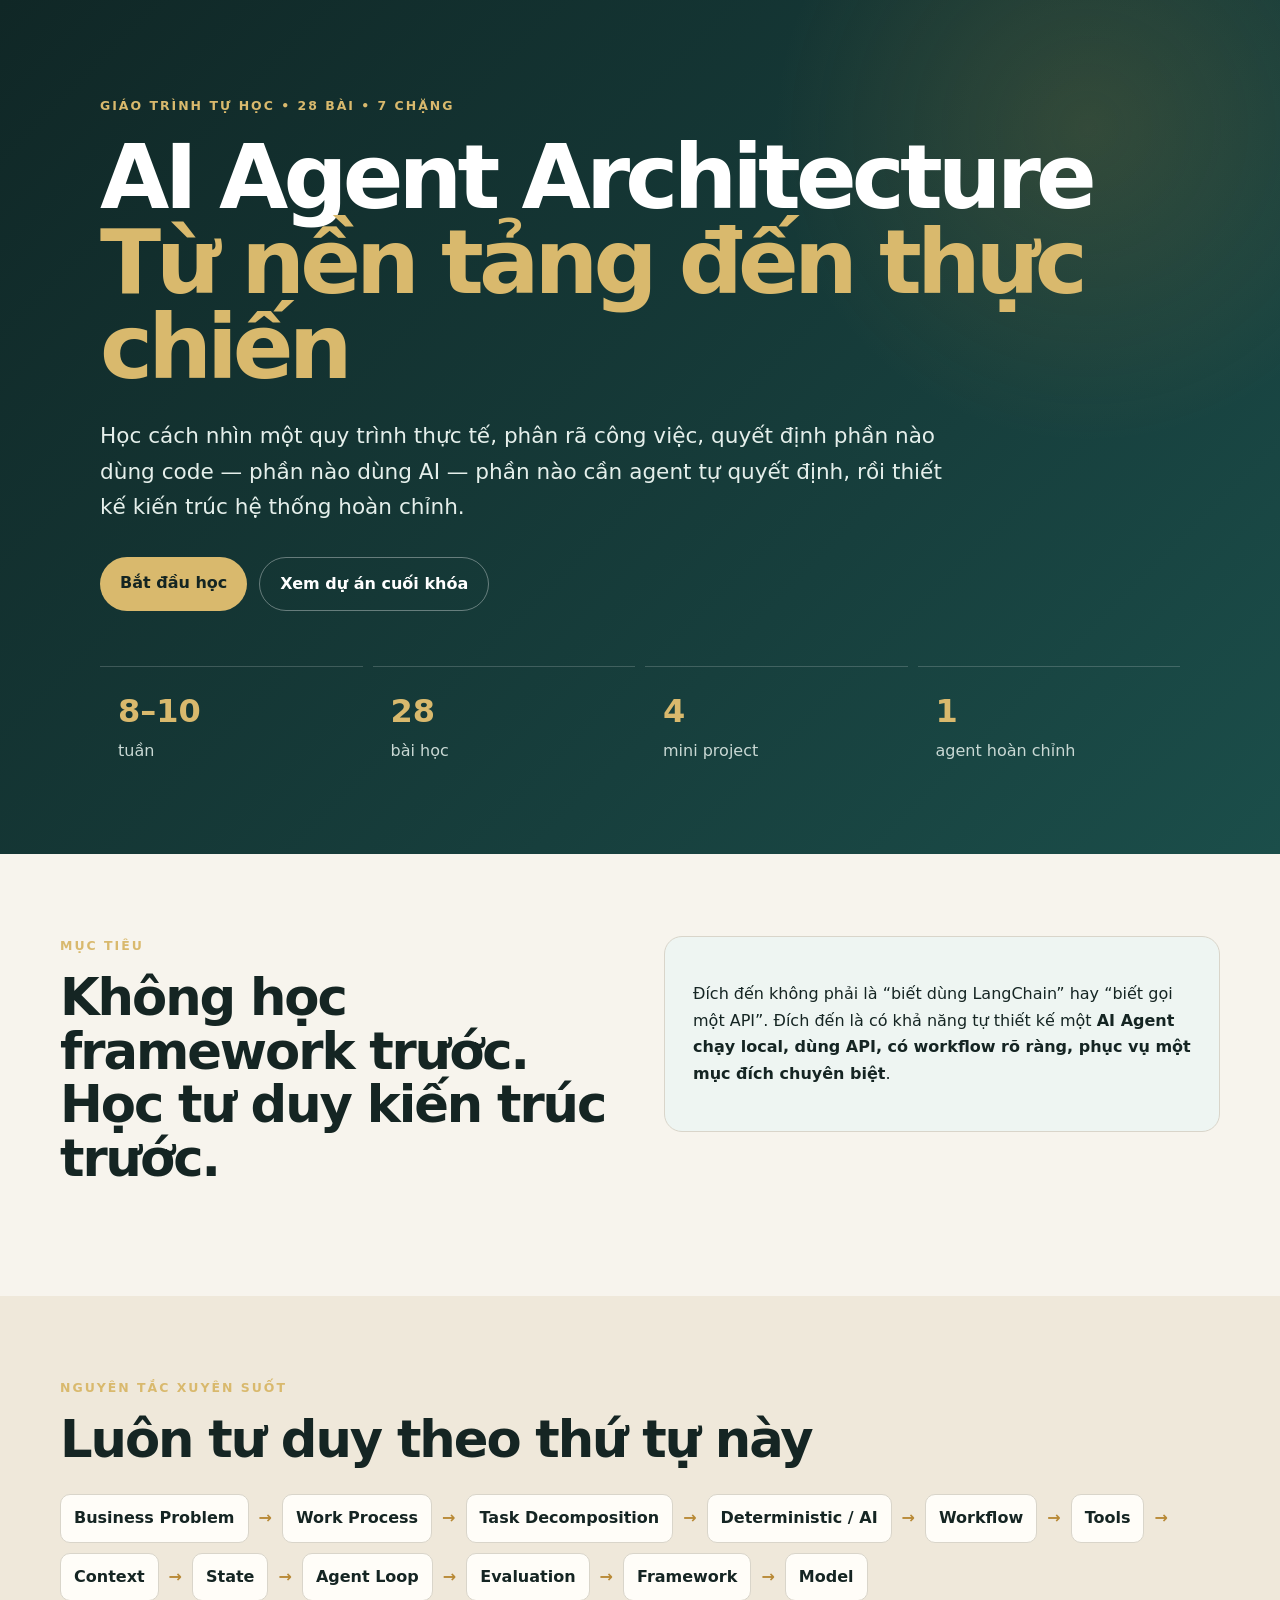
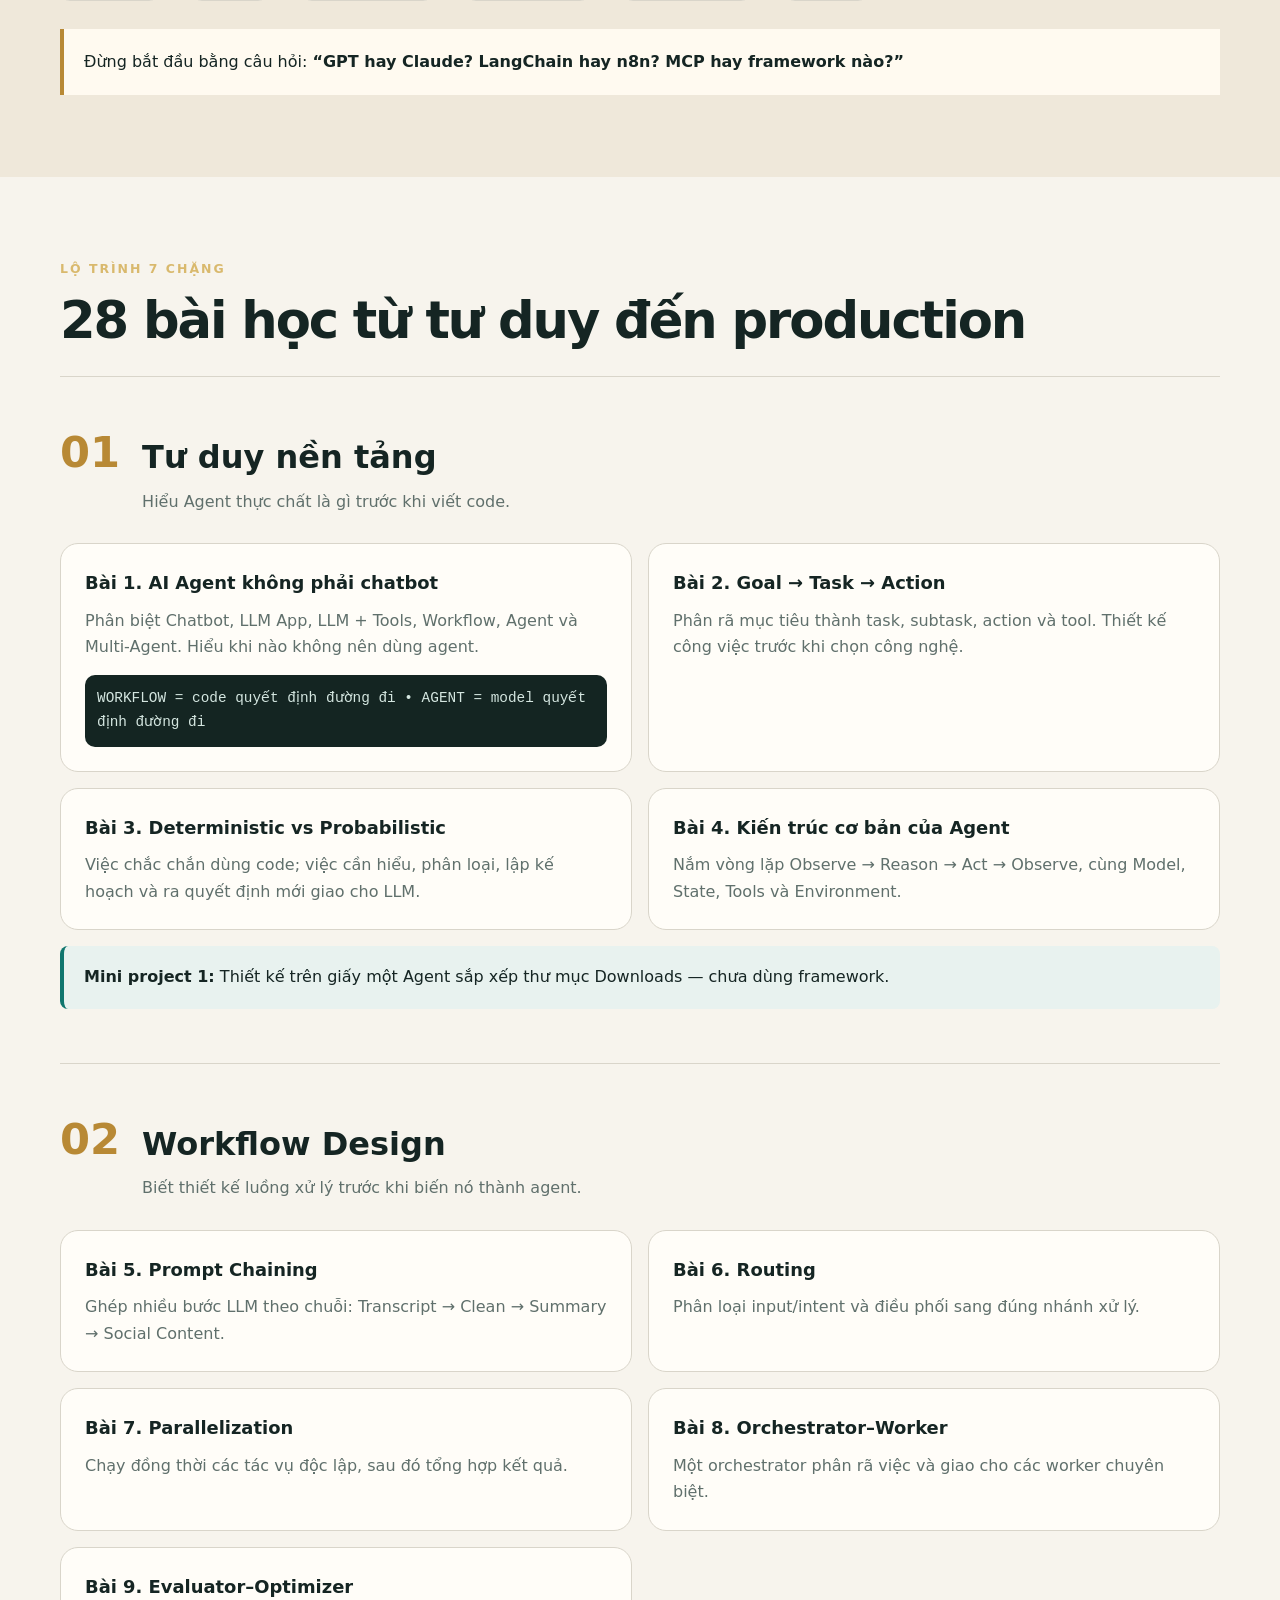
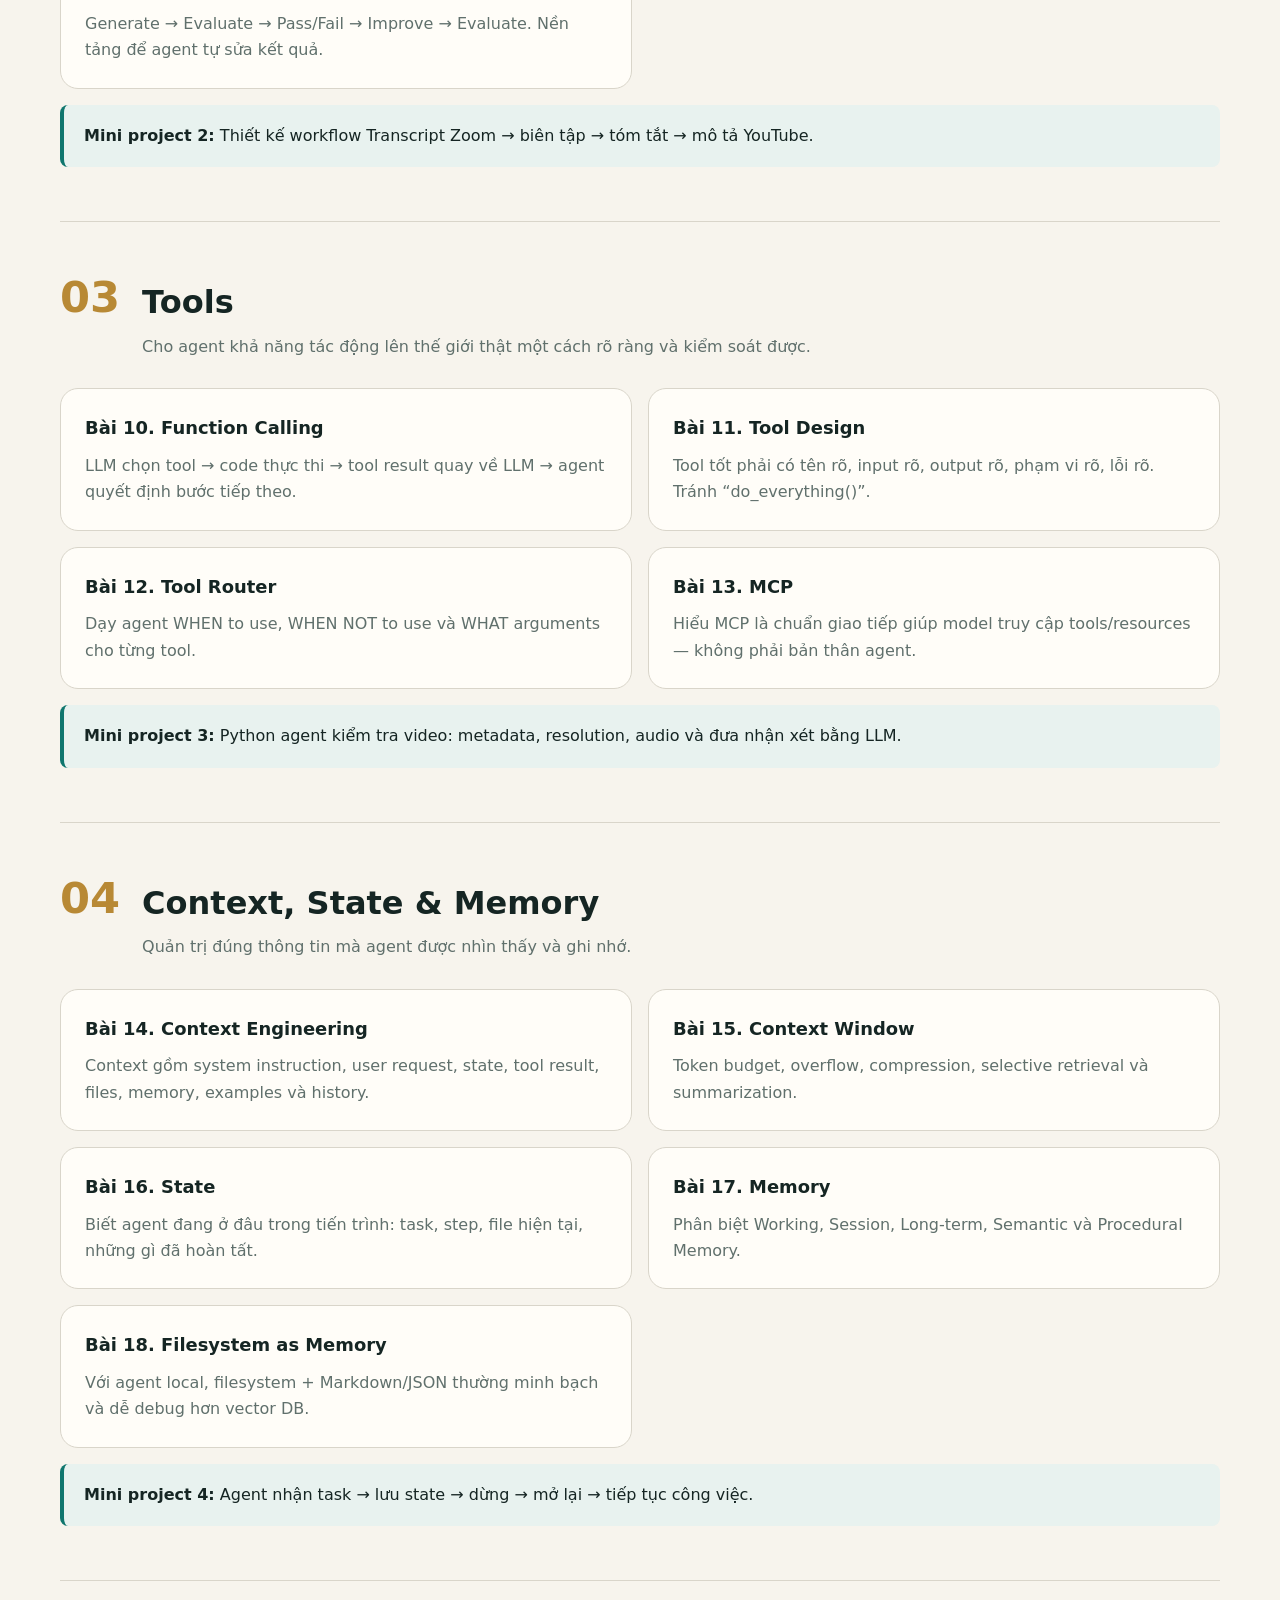
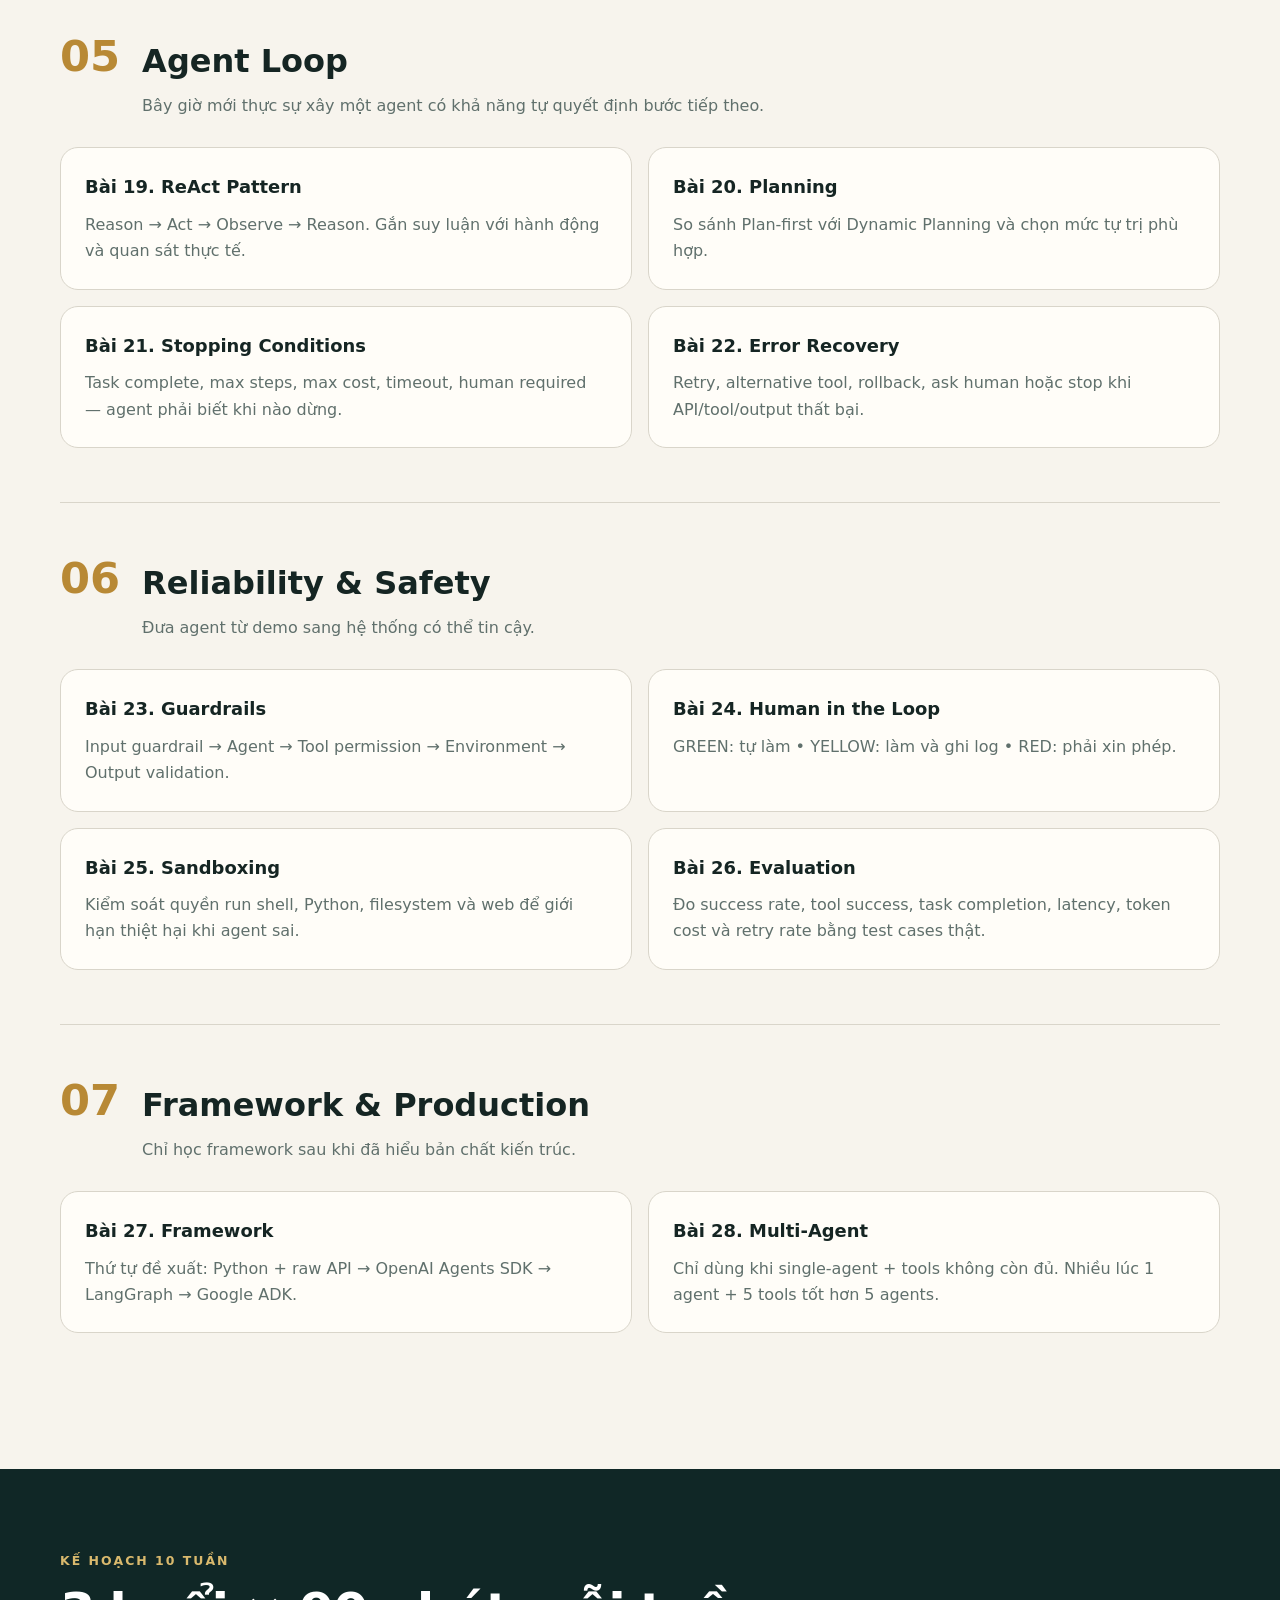
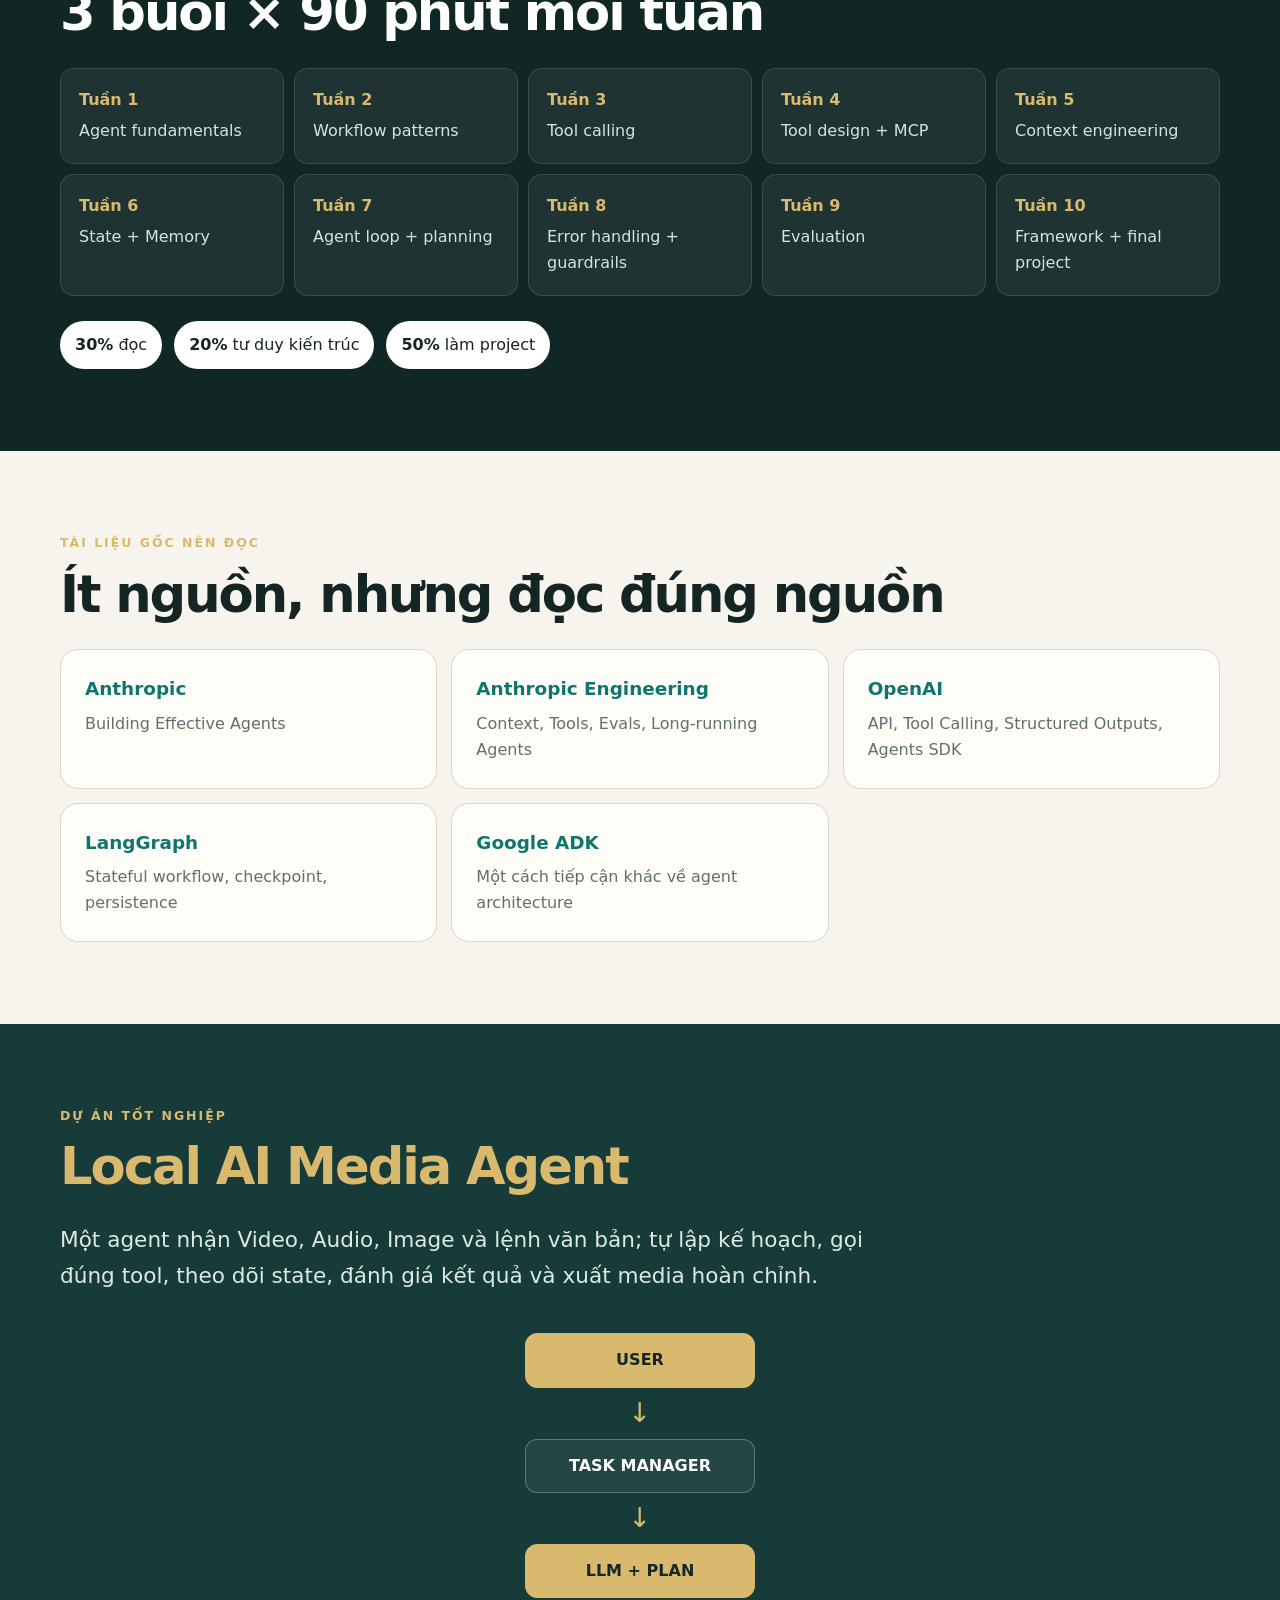
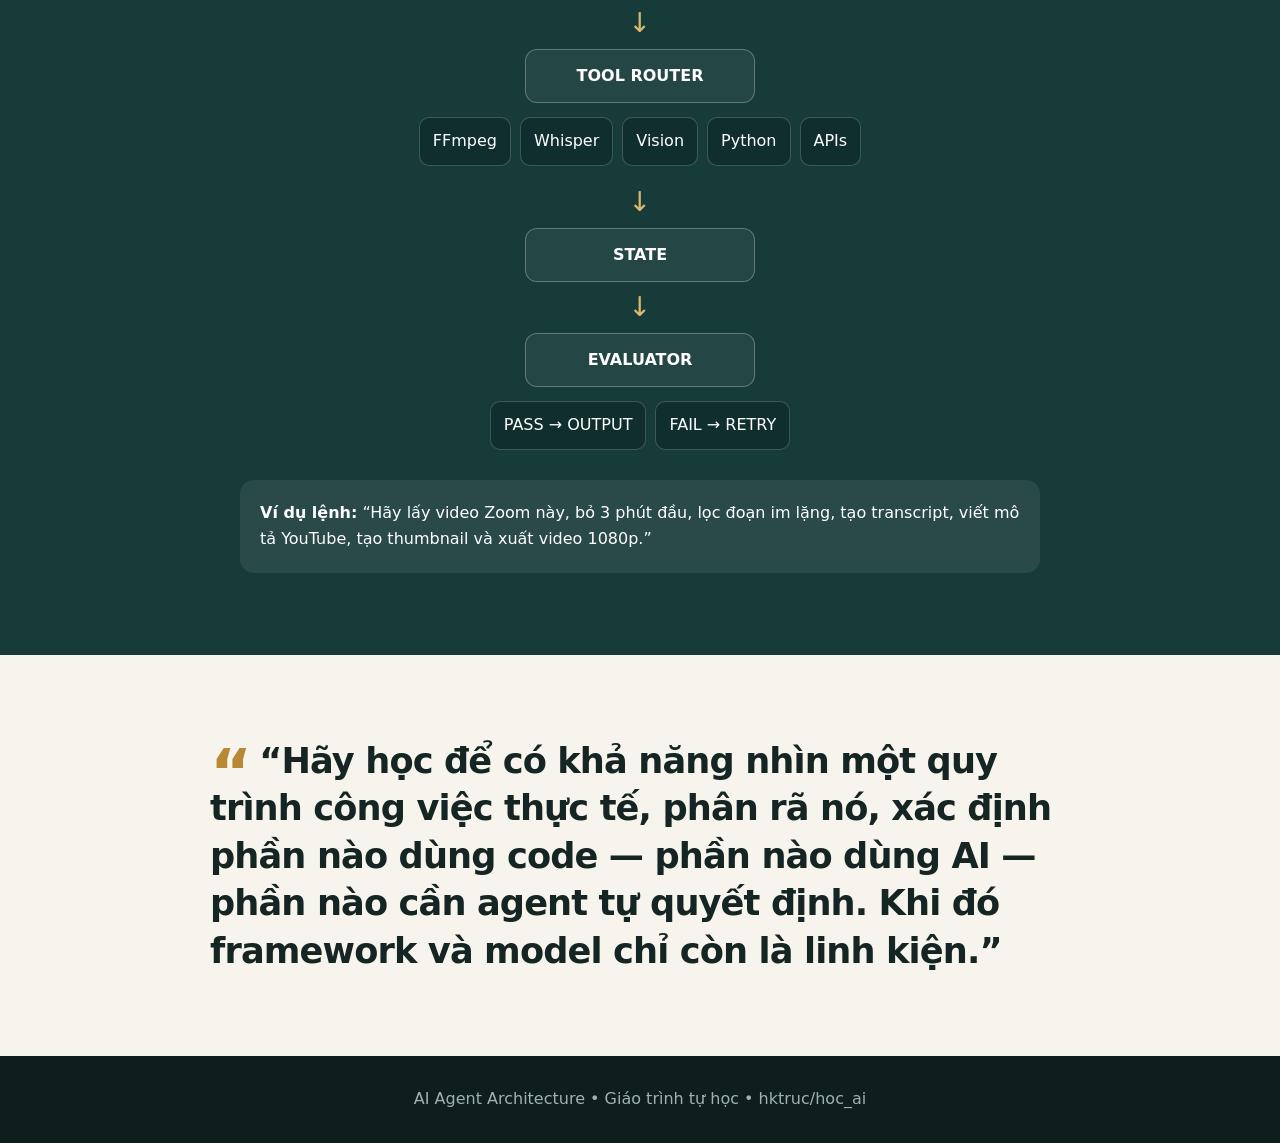
<file: index.html>
<!DOCTYPE html>
<html lang="vi">
<head>
  <meta charset="UTF-8" />
  <meta name="viewport" content="width=device-width, initial-scale=1.0" />
  <meta name="description" content="Giáo trình AI Agent Architecture từ nền tảng đến thực chiến: 28 bài, 7 chặng, hướng tới xây agent local chuyên biệt." />
  <title>AI Agent Architecture — Giáo trình tự học</title>
  <link rel="stylesheet" href="styles.css" />
</head>
<body>
  <header class="hero">
    <div class="container hero-inner">
      <div class="eyebrow">GIÁO TRÌNH TỰ HỌC • 28 BÀI • 7 CHẶNG</div>
      <h1>AI Agent Architecture<br><span>Từ nền tảng đến thực chiến</span></h1>
      <p class="lead">Học cách nhìn một quy trình thực tế, phân rã công việc, quyết định phần nào dùng code — phần nào dùng AI — phần nào cần agent tự quyết định, rồi thiết kế kiến trúc hệ thống hoàn chỉnh.</p>
      <div class="hero-actions">
        <a class="btn primary" href="#lo-trinh">Bắt đầu học</a>
        <a class="btn ghost" href="#project">Xem dự án cuối khóa</a>
      </div>
      <div class="stats">
        <div><strong>8–10</strong><span>tuần</span></div>
        <div><strong>28</strong><span>bài học</span></div>
        <div><strong>4</strong><span>mini project</span></div>
        <div><strong>1</strong><span>agent hoàn chỉnh</span></div>
      </div>
    </div>
  </header>

  <main>
    <section class="section intro" id="muc-tieu">
      <div class="container two-col">
        <div>
          <div class="section-kicker">MỤC TIÊU</div>
          <h2>Không học framework trước. Học tư duy kiến trúc trước.</h2>
        </div>
        <div class="card soft">
          <p>Đích đến không phải là “biết dùng LangChain” hay “biết gọi một API”. Đích đến là có khả năng tự thiết kế một <strong>AI Agent chạy local, dùng API, có workflow rõ ràng, phục vụ một mục đích chuyên biệt</strong>.</p>
        </div>
      </div>
    </section>

    <section class="section principle">
      <div class="container">
        <div class="section-kicker">NGUYÊN TẮC XUYÊN SUỐT</div>
        <h2>Luôn tư duy theo thứ tự này</h2>
        <div class="flow">
          <span>Business Problem</span><b>→</b><span>Work Process</span><b>→</b><span>Task Decomposition</span><b>→</b><span>Deterministic / AI</span><b>→</b><span>Workflow</span><b>→</b><span>Tools</span><b>→</b><span>Context</span><b>→</b><span>State</span><b>→</b><span>Agent Loop</span><b>→</b><span>Evaluation</span><b>→</b><span>Framework</span><b>→</b><span>Model</span>
        </div>
        <div class="warning">Đừng bắt đầu bằng câu hỏi: <strong>“GPT hay Claude? LangChain hay n8n? MCP hay framework nào?”</strong></div>
      </div>
    </section>

    <section class="section" id="lo-trinh">
      <div class="container">
        <div class="section-kicker">LỘ TRÌNH 7 CHẶNG</div>
        <h2>28 bài học từ tư duy đến production</h2>

        <article class="stage">
          <div class="stage-head"><span class="stage-no">01</span><div><h3>Tư duy nền tảng</h3><p>Hiểu Agent thực chất là gì trước khi viết code.</p></div></div>
          <div class="lesson-grid">
            <div class="lesson"><h4>Bài 1. AI Agent không phải chatbot</h4><p>Phân biệt Chatbot, LLM App, LLM + Tools, Workflow, Agent và Multi-Agent. Hiểu khi nào không nên dùng agent.</p><div class="code-line">WORKFLOW = code quyết định đường đi • AGENT = model quyết định đường đi</div></div>
            <div class="lesson"><h4>Bài 2. Goal → Task → Action</h4><p>Phân rã mục tiêu thành task, subtask, action và tool. Thiết kế công việc trước khi chọn công nghệ.</p></div>
            <div class="lesson"><h4>Bài 3. Deterministic vs Probabilistic</h4><p>Việc chắc chắn dùng code; việc cần hiểu, phân loại, lập kế hoạch và ra quyết định mới giao cho LLM.</p></div>
            <div class="lesson"><h4>Bài 4. Kiến trúc cơ bản của Agent</h4><p>Nắm vòng lặp Observe → Reason → Act → Observe, cùng Model, State, Tools và Environment.</p></div>
          </div>
          <div class="project-strip"><strong>Mini project 1:</strong> Thiết kế trên giấy một Agent sắp xếp thư mục Downloads — chưa dùng framework.</div>
        </article>

        <article class="stage">
          <div class="stage-head"><span class="stage-no">02</span><div><h3>Workflow Design</h3><p>Biết thiết kế luồng xử lý trước khi biến nó thành agent.</p></div></div>
          <div class="lesson-grid">
            <div class="lesson"><h4>Bài 5. Prompt Chaining</h4><p>Ghép nhiều bước LLM theo chuỗi: Transcript → Clean → Summary → Social Content.</p></div>
            <div class="lesson"><h4>Bài 6. Routing</h4><p>Phân loại input/intent và điều phối sang đúng nhánh xử lý.</p></div>
            <div class="lesson"><h4>Bài 7. Parallelization</h4><p>Chạy đồng thời các tác vụ độc lập, sau đó tổng hợp kết quả.</p></div>
            <div class="lesson"><h4>Bài 8. Orchestrator–Worker</h4><p>Một orchestrator phân rã việc và giao cho các worker chuyên biệt.</p></div>
            <div class="lesson"><h4>Bài 9. Evaluator–Optimizer</h4><p>Generate → Evaluate → Pass/Fail → Improve → Evaluate. Nền tảng để agent tự sửa kết quả.</p></div>
          </div>
          <div class="project-strip"><strong>Mini project 2:</strong> Thiết kế workflow Transcript Zoom → biên tập → tóm tắt → mô tả YouTube.</div>
        </article>

        <article class="stage">
          <div class="stage-head"><span class="stage-no">03</span><div><h3>Tools</h3><p>Cho agent khả năng tác động lên thế giới thật một cách rõ ràng và kiểm soát được.</p></div></div>
          <div class="lesson-grid">
            <div class="lesson"><h4>Bài 10. Function Calling</h4><p>LLM chọn tool → code thực thi → tool result quay về LLM → agent quyết định bước tiếp theo.</p></div>
            <div class="lesson"><h4>Bài 11. Tool Design</h4><p>Tool tốt phải có tên rõ, input rõ, output rõ, phạm vi rõ, lỗi rõ. Tránh “do_everything()”.</p></div>
            <div class="lesson"><h4>Bài 12. Tool Router</h4><p>Dạy agent WHEN to use, WHEN NOT to use và WHAT arguments cho từng tool.</p></div>
            <div class="lesson"><h4>Bài 13. MCP</h4><p>Hiểu MCP là chuẩn giao tiếp giúp model truy cập tools/resources — không phải bản thân agent.</p></div>
          </div>
          <div class="project-strip"><strong>Mini project 3:</strong> Python agent kiểm tra video: metadata, resolution, audio và đưa nhận xét bằng LLM.</div>
        </article>

        <article class="stage">
          <div class="stage-head"><span class="stage-no">04</span><div><h3>Context, State & Memory</h3><p>Quản trị đúng thông tin mà agent được nhìn thấy và ghi nhớ.</p></div></div>
          <div class="lesson-grid">
            <div class="lesson"><h4>Bài 14. Context Engineering</h4><p>Context gồm system instruction, user request, state, tool result, files, memory, examples và history.</p></div>
            <div class="lesson"><h4>Bài 15. Context Window</h4><p>Token budget, overflow, compression, selective retrieval và summarization.</p></div>
            <div class="lesson"><h4>Bài 16. State</h4><p>Biết agent đang ở đâu trong tiến trình: task, step, file hiện tại, những gì đã hoàn tất.</p></div>
            <div class="lesson"><h4>Bài 17. Memory</h4><p>Phân biệt Working, Session, Long-term, Semantic và Procedural Memory.</p></div>
            <div class="lesson"><h4>Bài 18. Filesystem as Memory</h4><p>Với agent local, filesystem + Markdown/JSON thường minh bạch và dễ debug hơn vector DB.</p></div>
          </div>
          <div class="project-strip"><strong>Mini project 4:</strong> Agent nhận task → lưu state → dừng → mở lại → tiếp tục công việc.</div>
        </article>

        <article class="stage">
          <div class="stage-head"><span class="stage-no">05</span><div><h3>Agent Loop</h3><p>Bây giờ mới thực sự xây một agent có khả năng tự quyết định bước tiếp theo.</p></div></div>
          <div class="lesson-grid">
            <div class="lesson"><h4>Bài 19. ReAct Pattern</h4><p>Reason → Act → Observe → Reason. Gắn suy luận với hành động và quan sát thực tế.</p></div>
            <div class="lesson"><h4>Bài 20. Planning</h4><p>So sánh Plan-first với Dynamic Planning và chọn mức tự trị phù hợp.</p></div>
            <div class="lesson"><h4>Bài 21. Stopping Conditions</h4><p>Task complete, max steps, max cost, timeout, human required — agent phải biết khi nào dừng.</p></div>
            <div class="lesson"><h4>Bài 22. Error Recovery</h4><p>Retry, alternative tool, rollback, ask human hoặc stop khi API/tool/output thất bại.</p></div>
          </div>
        </article>

        <article class="stage">
          <div class="stage-head"><span class="stage-no">06</span><div><h3>Reliability & Safety</h3><p>Đưa agent từ demo sang hệ thống có thể tin cậy.</p></div></div>
          <div class="lesson-grid">
            <div class="lesson"><h4>Bài 23. Guardrails</h4><p>Input guardrail → Agent → Tool permission → Environment → Output validation.</p></div>
            <div class="lesson"><h4>Bài 24. Human in the Loop</h4><p>GREEN: tự làm • YELLOW: làm và ghi log • RED: phải xin phép.</p></div>
            <div class="lesson"><h4>Bài 25. Sandboxing</h4><p>Kiểm soát quyền run shell, Python, filesystem và web để giới hạn thiệt hại khi agent sai.</p></div>
            <div class="lesson"><h4>Bài 26. Evaluation</h4><p>Đo success rate, tool success, task completion, latency, token cost và retry rate bằng test cases thật.</p></div>
          </div>
        </article>

        <article class="stage">
          <div class="stage-head"><span class="stage-no">07</span><div><h3>Framework & Production</h3><p>Chỉ học framework sau khi đã hiểu bản chất kiến trúc.</p></div></div>
          <div class="lesson-grid">
            <div class="lesson"><h4>Bài 27. Framework</h4><p>Thứ tự đề xuất: Python + raw API → OpenAI Agents SDK → LangGraph → Google ADK.</p></div>
            <div class="lesson"><h4>Bài 28. Multi-Agent</h4><p>Chỉ dùng khi single-agent + tools không còn đủ. Nhiều lúc 1 agent + 5 tools tốt hơn 5 agents.</p></div>
          </div>
        </article>
      </div>
    </section>

    <section class="section schedule">
      <div class="container">
        <div class="section-kicker">KẾ HOẠCH 10 TUẦN</div>
        <h2>3 buổi × 90 phút mỗi tuần</h2>
        <div class="week-grid">
          <div><b>Tuần 1</b><span>Agent fundamentals</span></div><div><b>Tuần 2</b><span>Workflow patterns</span></div>
          <div><b>Tuần 3</b><span>Tool calling</span></div><div><b>Tuần 4</b><span>Tool design + MCP</span></div>
          <div><b>Tuần 5</b><span>Context engineering</span></div><div><b>Tuần 6</b><span>State + Memory</span></div>
          <div><b>Tuần 7</b><span>Agent loop + planning</span></div><div><b>Tuần 8</b><span>Error handling + guardrails</span></div>
          <div><b>Tuần 9</b><span>Evaluation</span></div><div><b>Tuần 10</b><span>Framework + final project</span></div>
        </div>
        <div class="ratio"><span><b>30%</b> đọc</span><span><b>20%</b> tư duy kiến trúc</span><span><b>50%</b> làm project</span></div>
      </div>
    </section>

    <section class="section sources">
      <div class="container">
        <div class="section-kicker">TÀI LIỆU GỐC NÊN ĐỌC</div>
        <h2>Ít nguồn, nhưng đọc đúng nguồn</h2>
        <div class="source-grid">
          <a href="https://www.anthropic.com/engineering/building-effective-agents" target="_blank" rel="noopener"><b>Anthropic</b><span>Building Effective Agents</span></a>
          <a href="https://www.anthropic.com/engineering" target="_blank" rel="noopener"><b>Anthropic Engineering</b><span>Context, Tools, Evals, Long-running Agents</span></a>
          <a href="https://platform.openai.com/docs" target="_blank" rel="noopener"><b>OpenAI</b><span>API, Tool Calling, Structured Outputs, Agents SDK</span></a>
          <a href="https://langchain-ai.github.io/langgraph/" target="_blank" rel="noopener"><b>LangGraph</b><span>Stateful workflow, checkpoint, persistence</span></a>
          <a href="https://google.github.io/adk-docs/" target="_blank" rel="noopener"><b>Google ADK</b><span>Một cách tiếp cận khác về agent architecture</span></a>
        </div>
      </div>
    </section>

    <section class="section final-project" id="project">
      <div class="container">
        <div class="section-kicker">DỰ ÁN TỐT NGHIỆP</div>
        <h2>Local AI Media Agent</h2>
        <p class="lead dark">Một agent nhận Video, Audio, Image và lệnh văn bản; tự lập kế hoạch, gọi đúng tool, theo dõi state, đánh giá kết quả và xuất media hoàn chỉnh.</p>
        <div class="architecture">
          <div class="node highlight">USER</div><div class="arrow">↓</div>
          <div class="node">TASK MANAGER</div><div class="arrow">↓</div>
          <div class="node highlight">LLM + PLAN</div><div class="arrow">↓</div>
          <div class="node">TOOL ROUTER</div>
          <div class="tool-row"><span>FFmpeg</span><span>Whisper</span><span>Vision</span><span>Python</span><span>APIs</span></div>
          <div class="arrow">↓</div><div class="node">STATE</div><div class="arrow">↓</div>
          <div class="node">EVALUATOR</div><div class="branch"><span>PASS → OUTPUT</span><span>FAIL → RETRY</span></div>
        </div>
        <div class="example"><strong>Ví dụ lệnh:</strong> “Hãy lấy video Zoom này, bỏ 3 phút đầu, lọc đoạn im lặng, tạo transcript, viết mô tả YouTube, tạo thumbnail và xuất video 1080p.”</div>
      </div>
    </section>

    <section class="section end-note">
      <div class="container narrow">
        <blockquote>“Hãy học để có khả năng nhìn một quy trình công việc thực tế, phân rã nó, xác định phần nào dùng code — phần nào dùng AI — phần nào cần agent tự quyết định. Khi đó framework và model chỉ còn là linh kiện.”</blockquote>
      </div>
    </section>
  </main>

  <footer>
    <div class="container">AI Agent Architecture • Giáo trình tự học • hktruc/hoc_ai</div>
  </footer>
</body>
</html>
</file>
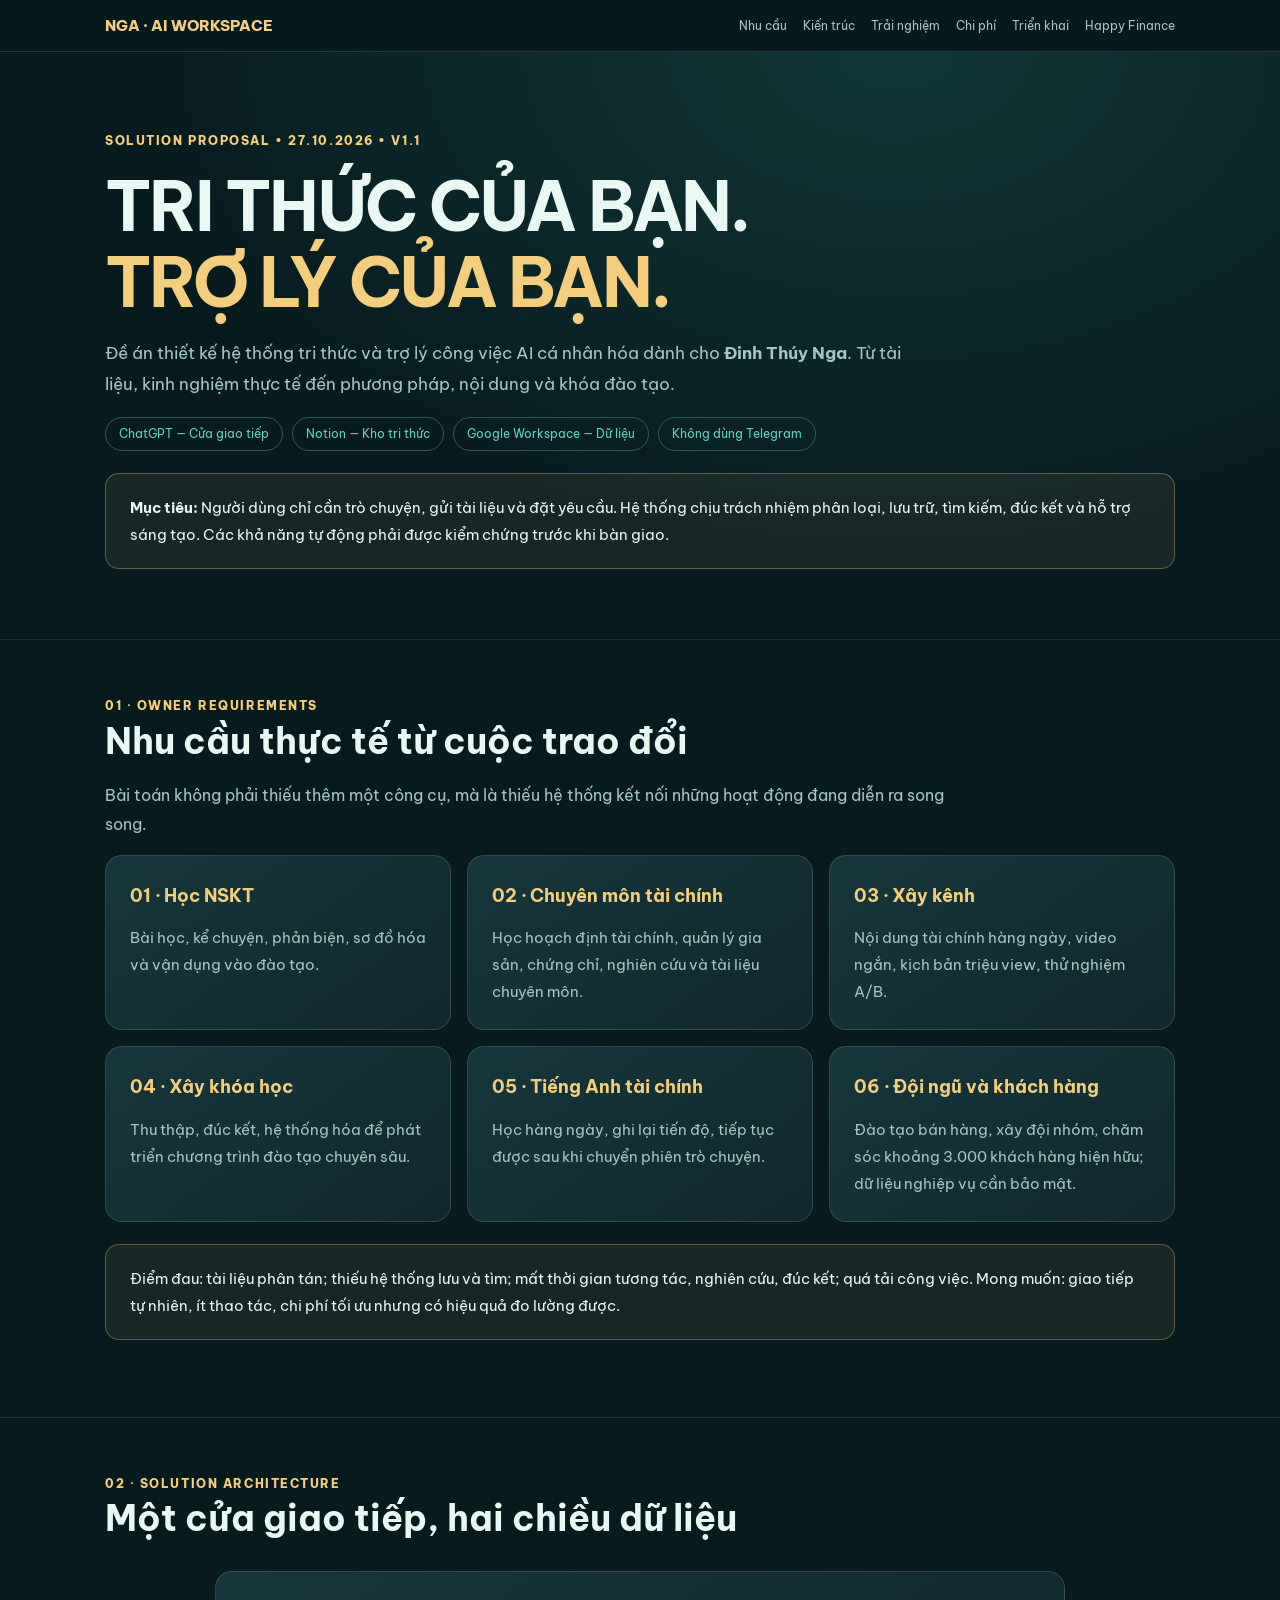
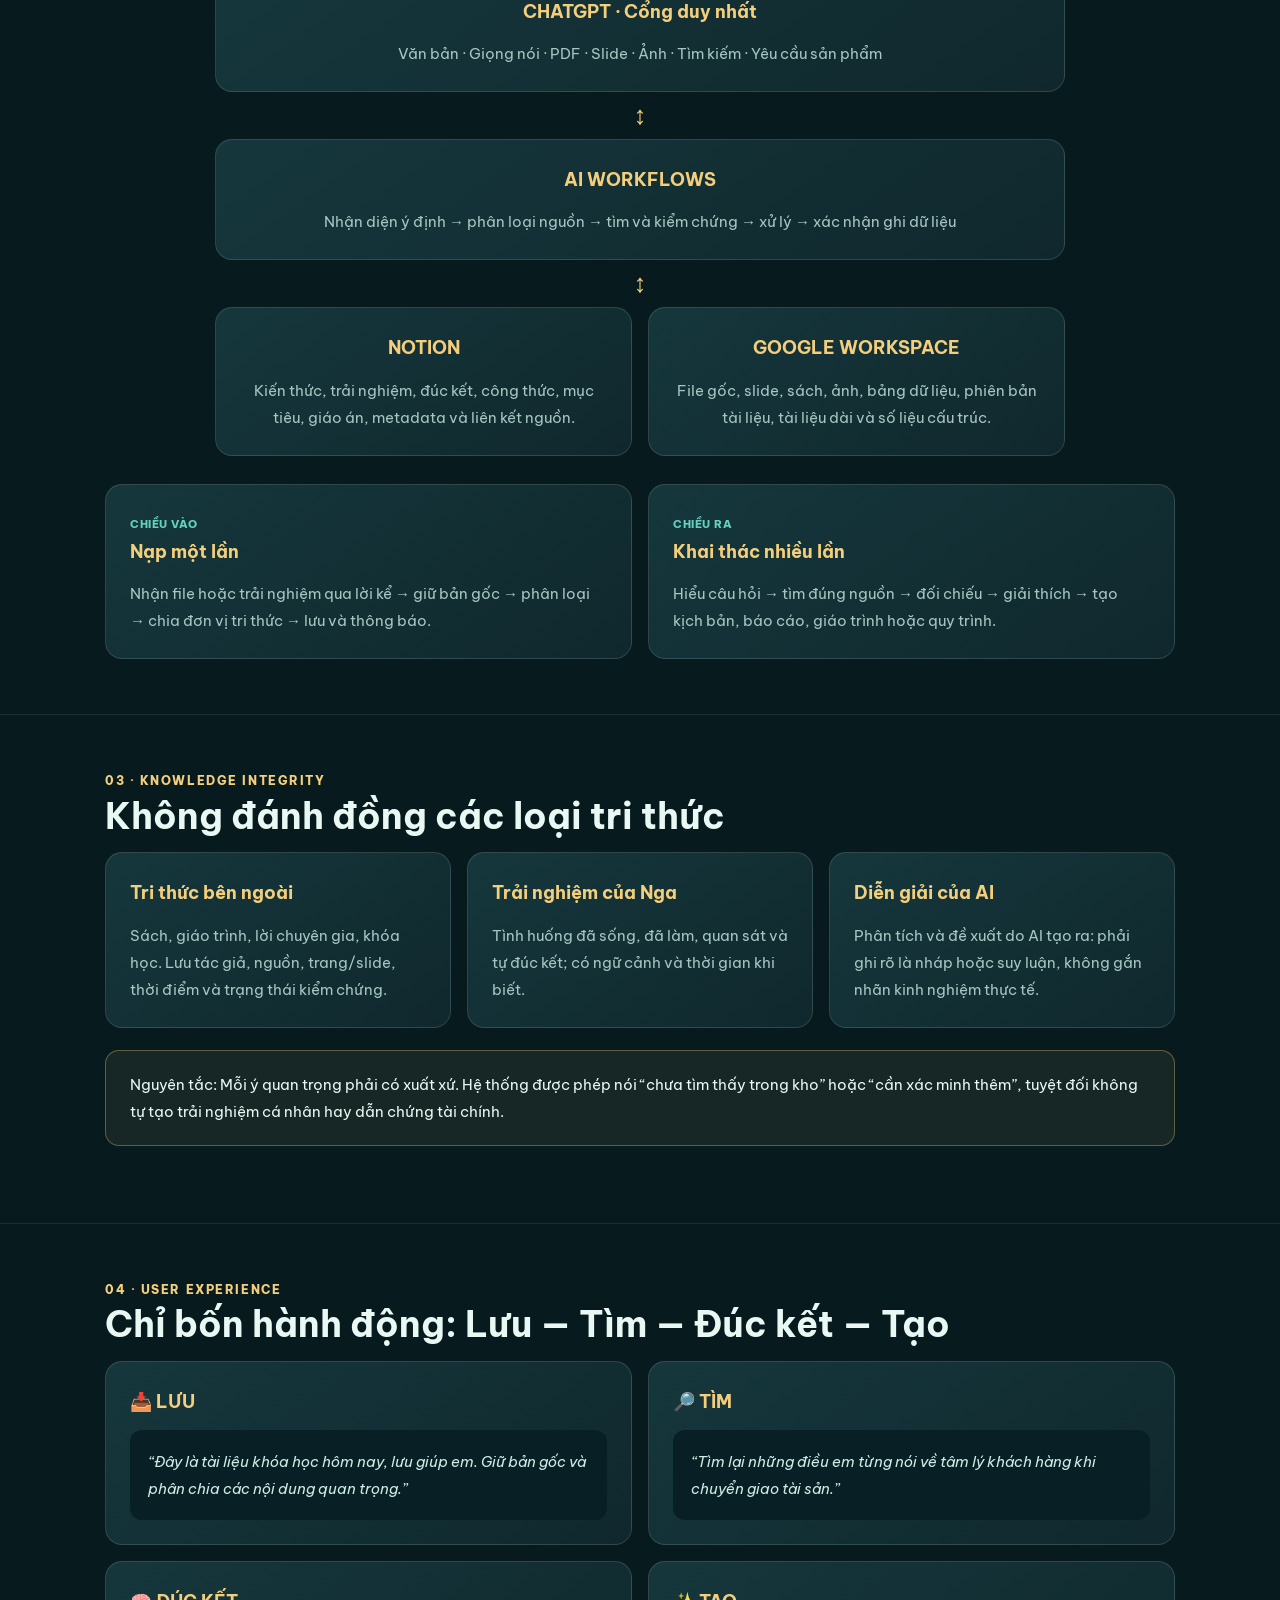
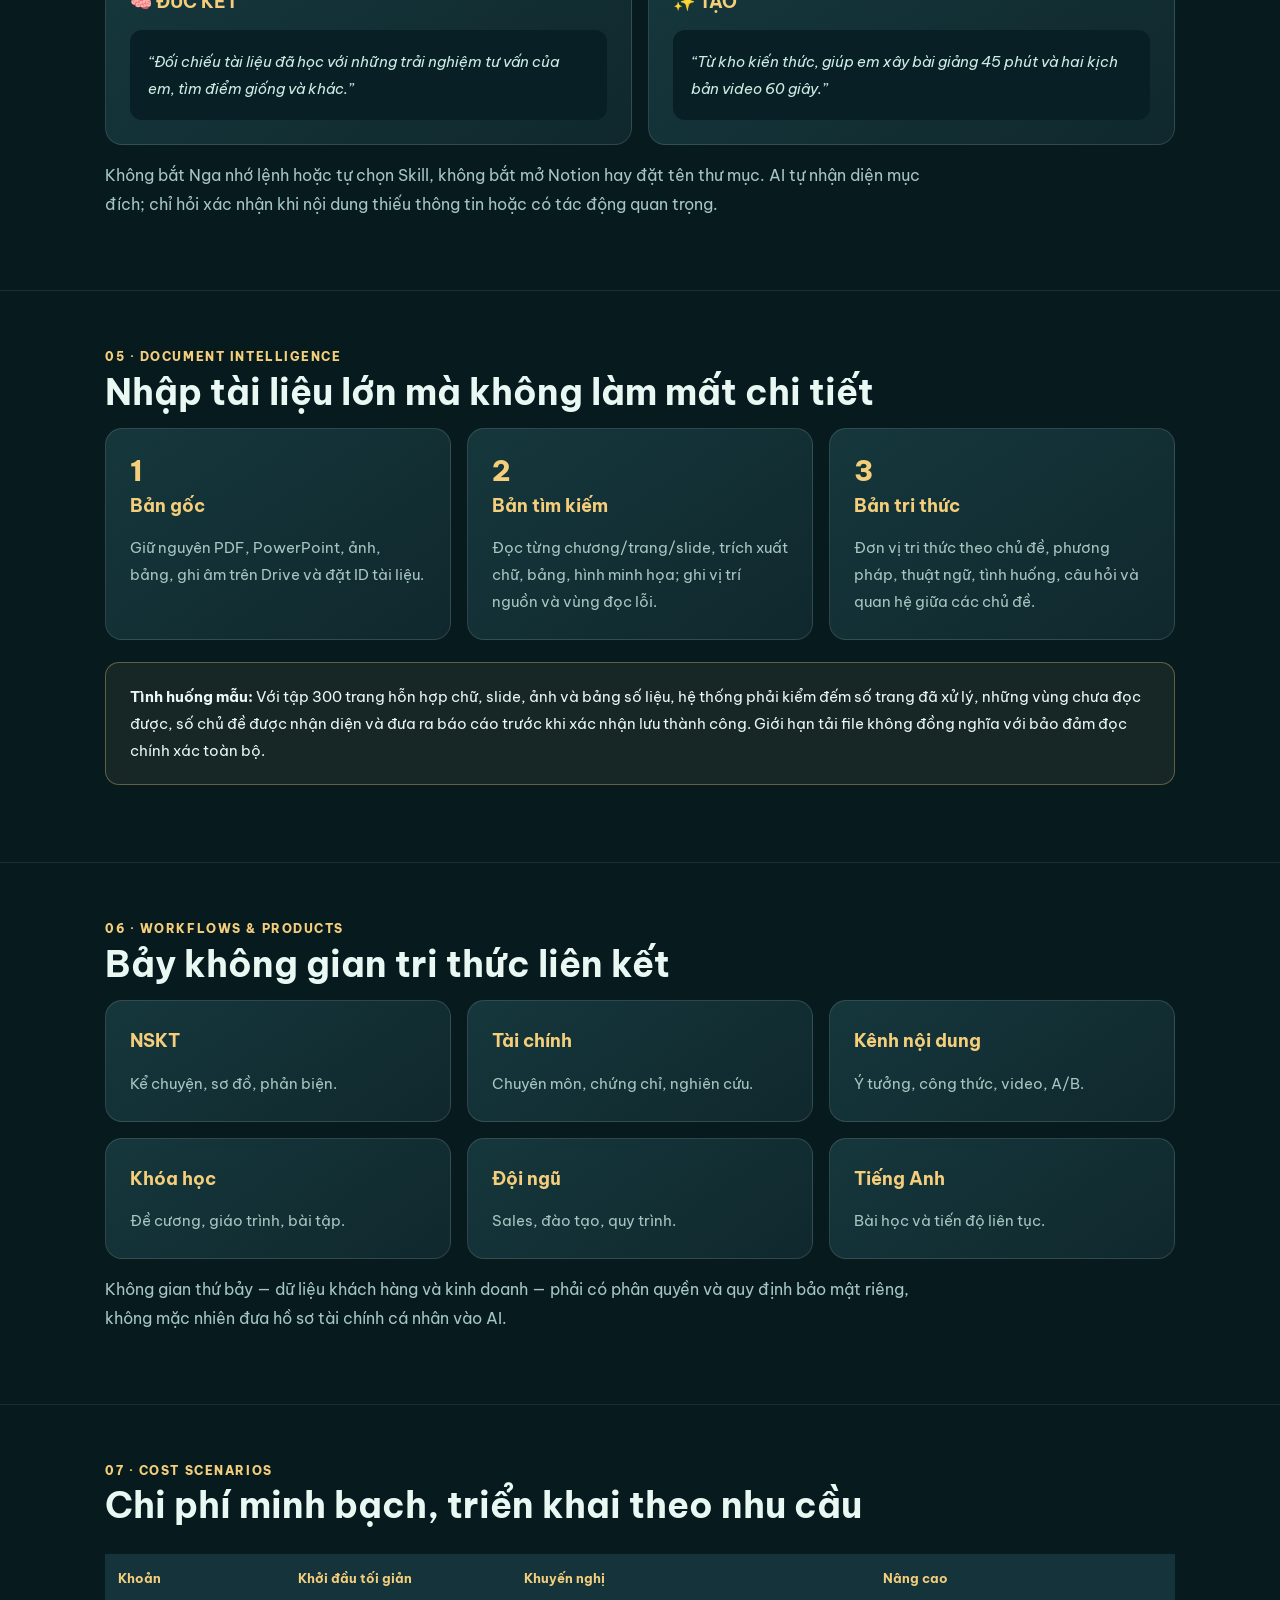
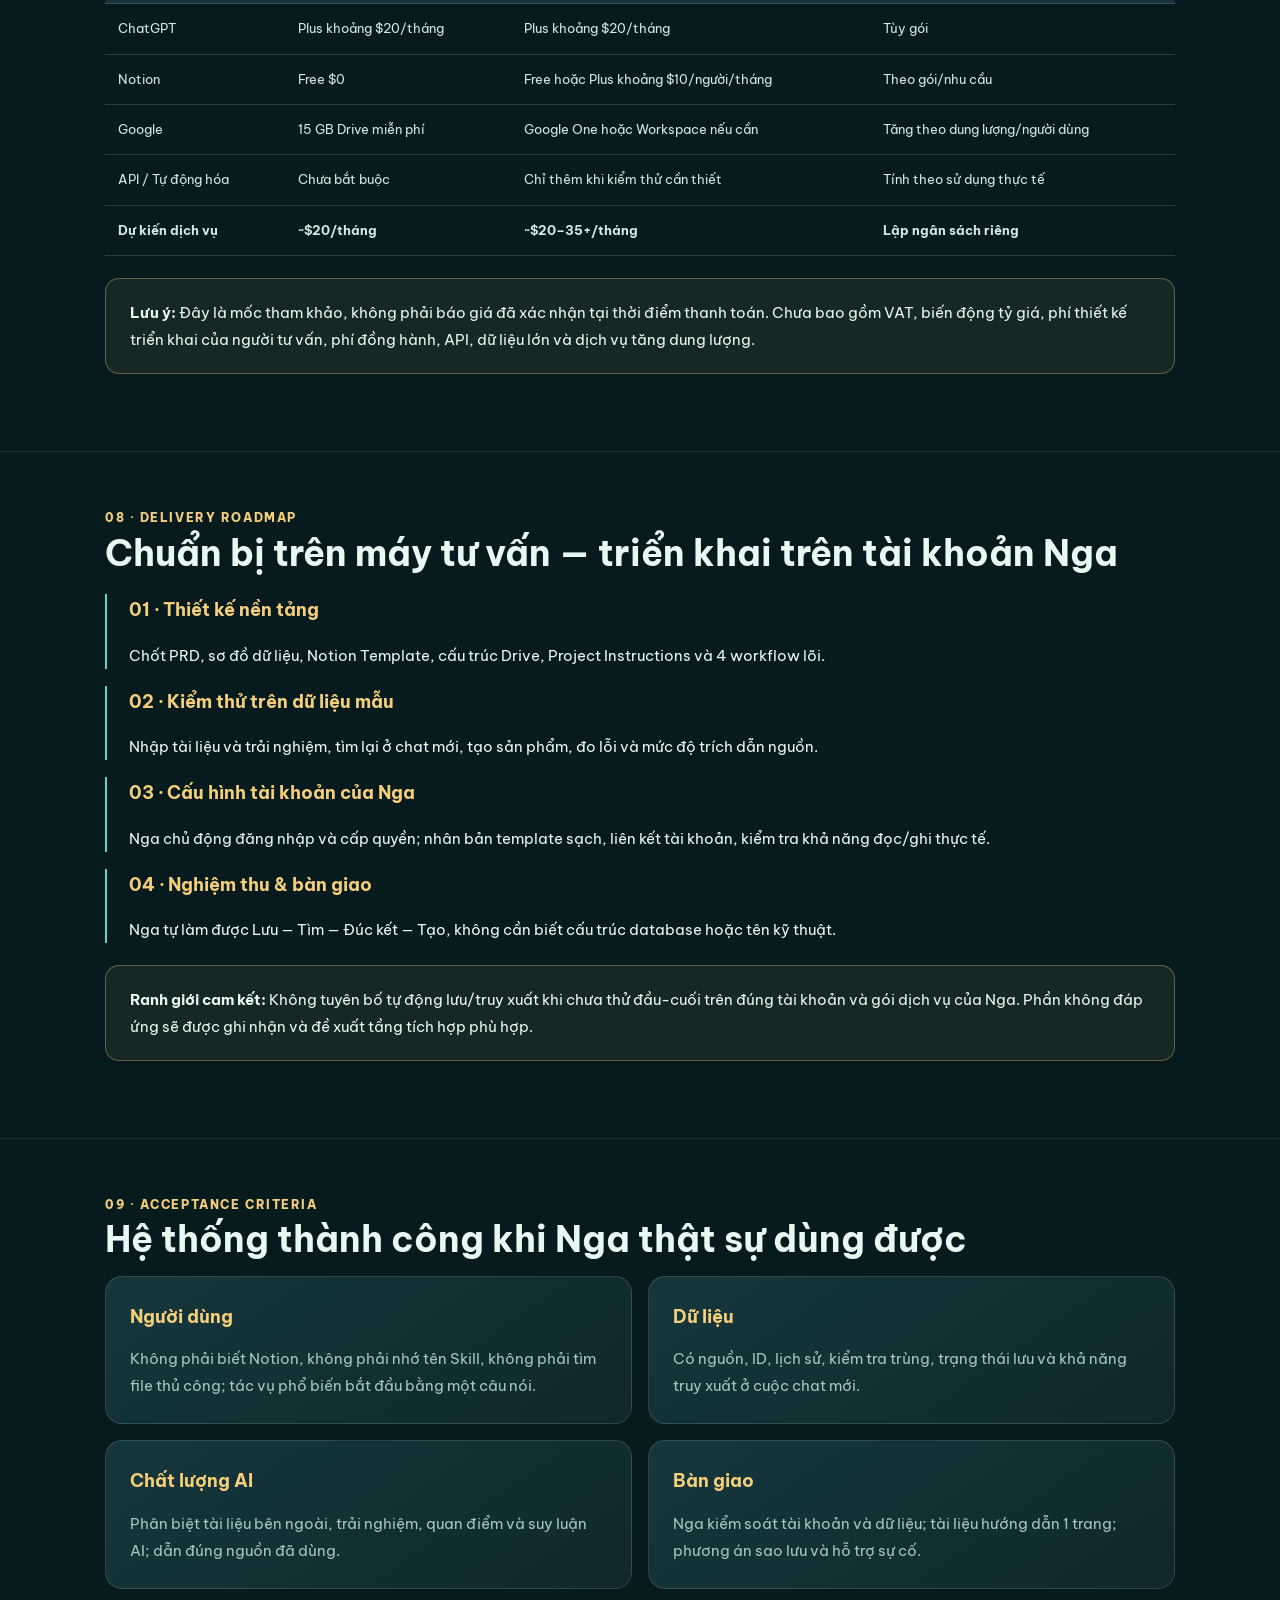
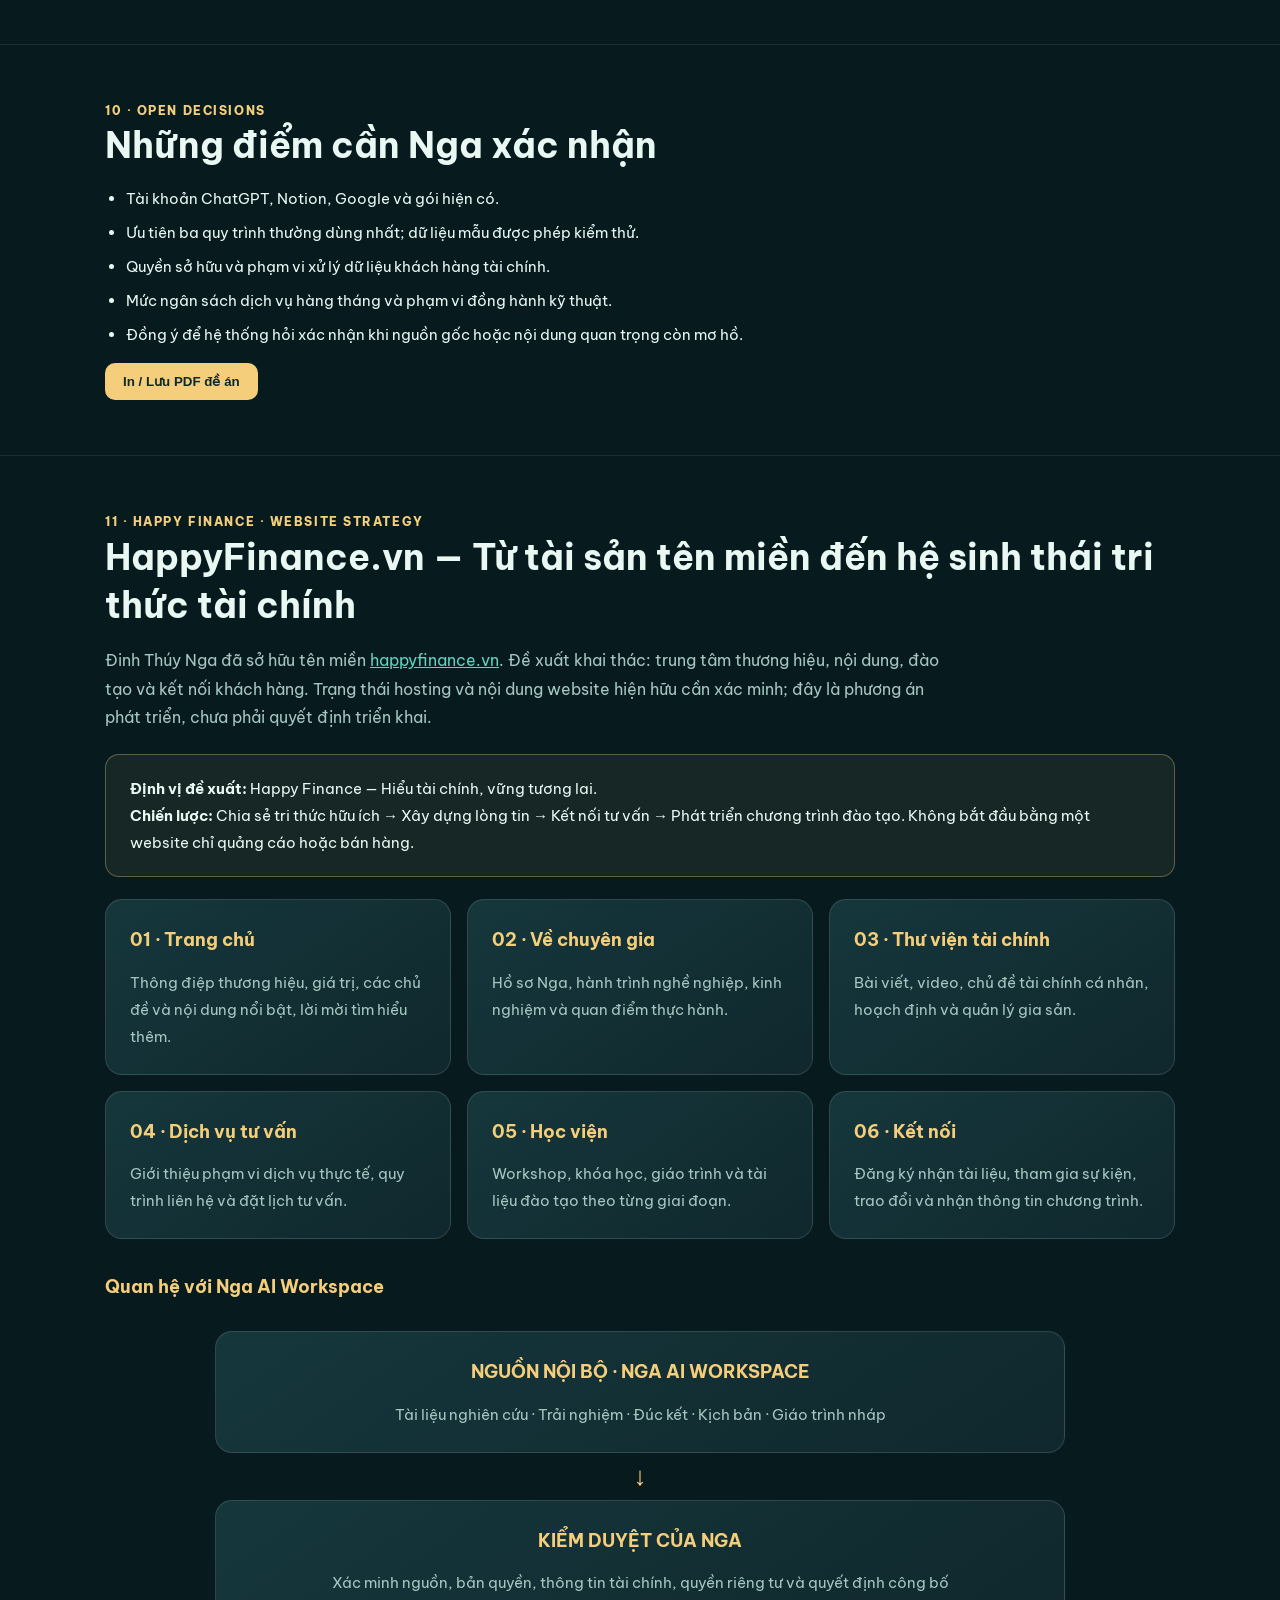
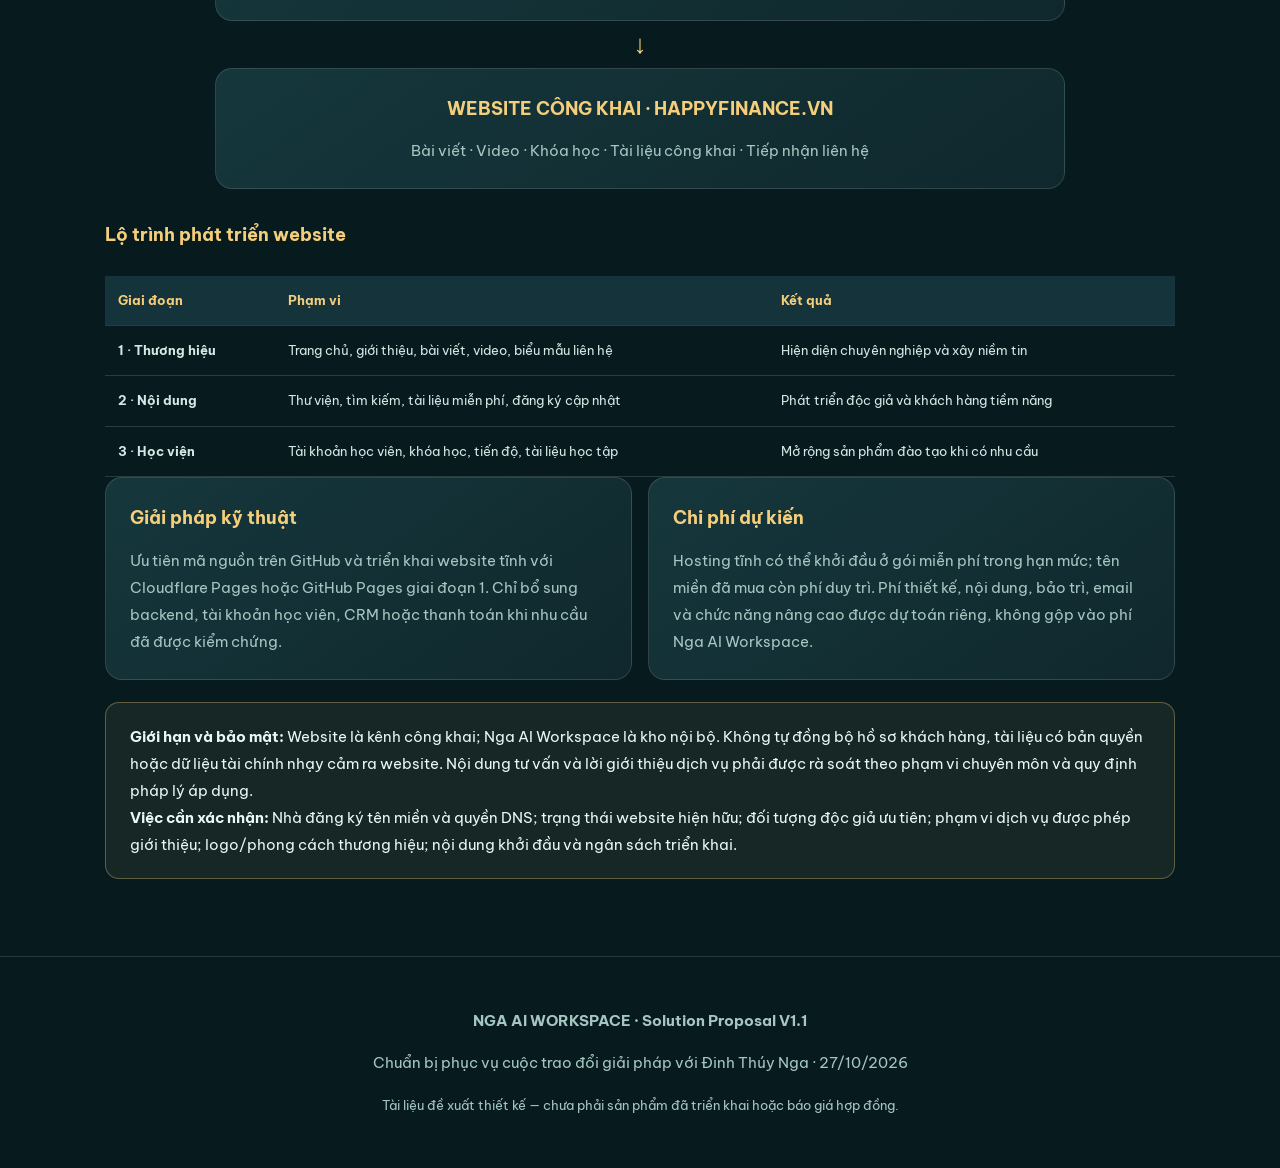
<file: nga-ai-workspace/index.html>
<!doctype html><html lang="vi"><head><meta charset="utf-8"><meta name="viewport" content="width=device-width,initial-scale=1"><title>NGA AI WORKSPACE — Đề án thiết kế</title><meta name="description" content="Đề án hệ thống tri thức cá nhân Đinh Thúy Nga"><style>@import url('https://fonts.googleapis.com/css2?family=Be+Vietnam+Pro:wght@400;500;600;700;800&display=swap');:root{--bg:#071b1f;--panel:#102e33;--ink:#e9f8f3;--sub:#a6c6c1;--gold:#f4ce7b;--teal:#64d2c0}*{box-sizing:border-box}html{scroll-behavior:smooth}body{margin:0;background:var(--bg);color:var(--ink);font-family:'Be Vietnam Pro',sans-serif;font-size:15px;line-height:1.8}a{color:var(--teal)}.wrap{max-width:1120px;margin:auto;padding:0 25px}header{position:sticky;top:0;background:#071b1ff0;backdrop-filter:blur(12px);border-bottom:1px solid #ffffff20;z-index:10}header .wrap{display:flex;align-items:center;justify-content:space-between;gap:20px;padding-top:12px;padding-bottom:12px}nav{display:flex;gap:16px;flex-wrap:wrap;font-size:12px}nav a{text-decoration:none;color:var(--sub)}.brand{font-size:15px;font-weight:800;color:var(--gold)}.hero{padding:78px 0 48px;background:radial-gradient(ellipse at 70% 0,#1e605b66,transparent 60%)}.eyebrow{color:var(--gold);font-size:12px;font-weight:800;letter-spacing:.13em}.hero h1{font-size:clamp(34px,6vw,68px);line-height:1.13;margin:16px 0;letter-spacing:-.04em}.hero p{font-size:17px;color:var(--sub);max-width:800px}.hero img{width:100%;border-radius:20px;border:1px solid #ffffff30;margin-top:25px;object-fit:cover}.chips{display:flex;gap:9px;flex-wrap:wrap;margin:18px 0}.chip{border:1px solid #84c2b555;border-radius:100px;padding:5px 13px;font-size:12px;color:var(--teal)}section{padding:55px 0;border-top:1px solid #ffffff15}h2{font-size:clamp(25px,3vw,36px);line-height:1.35;margin:0 0 12px}h3{font-size:18px;margin:0 0 12px;color:var(--gold)}p.lead{color:var(--sub);font-size:16px;max-width:850px}.grid{display:grid;grid-template-columns:repeat(2,minmax(0,1fr));gap:16px}.grid.three{grid-template-columns:repeat(3,minmax(0,1fr))}.card{background:linear-gradient(145deg,#15373c,#10282d);border:1px solid #ffffff20;border-radius:17px;padding:24px}.card p{color:var(--sub);margin:0}.tag{font-size:11px;color:var(--teal);font-weight:800;letter-spacing:.05em}.number{font-size:28px;font-weight:800;color:var(--gold);line-height:1.3}.line{border-left:2px solid var(--teal);padding-left:22px;margin:17px 0}.arrow{text-align:center;color:var(--gold);font-size:26px}.flow{max-width:850px;margin:28px auto}.flow .card{text-align:center}table{width:100%;border-collapse:collapse;margin-top:24px;font-size:13px}th,td{border-bottom:1px solid #ffffff25;padding:13px;text-align:left;vertical-align:top}th{color:var(--gold);background:#14333b}td{color:#d5e8e3}ul{padding-left:21px}li{margin:7px 0}small,.muted{color:var(--sub)}.note{padding:20px 24px;border-radius:14px;background:#e1c08213;border:1px solid #f4ce7b55;margin:22px 0}.example{background:#081f25;border-radius:12px;padding:18px;margin-top:12px;color:#ccebe3;font-style:italic}footer{padding:50px 0;color:var(--sub);text-align:center;border-top:1px solid #ffffff20}.print{background:var(--gold);color:#10272a;border:0;padding:11px 18px;border-radius:10px;cursor:pointer;font-weight:800}@media(max-width:760px){header .wrap{display:block}nav{margin-top:10px}.grid,.grid.three{grid-template-columns:1fr}.hero{padding-top:40px}section{padding:38px 0}table{display:block;overflow-x:auto}header nav{gap:10px}}@media print{header,.print{display:none}body{background:white;color:#222}.card{background:white;color:#222;border:1px solid #ccc}.card p,.muted,p.lead{color:#555}section{break-inside:avoid}th{color:#333;background:#eee}td{color:#222}h3{color:#125d53}} </style></head><body><header><div class="wrap"><div class="brand">NGA · AI WORKSPACE</div><nav><a href="#owner">Nhu cầu</a><a href="#system">Kiến trúc</a><a href="#ux">Trải nghiệm</a><a href="#cost">Chi phí</a><a href="#plan">Triển khai</a><a href="#happyfinance">Happy Finance</a></nav></div></header><main><div class="hero"><div class="wrap"><div class="eyebrow">SOLUTION PROPOSAL • 27.10.2026 • V1.1</div><h1>TRI THỨC CỦA BẠN.<br><span style="color:var(--gold)">TRỢ LÝ CỦA BẠN.</span></h1><p>Đề án thiết kế hệ thống tri thức và trợ lý công việc AI cá nhân hóa dành cho <b>Đinh Thúy Nga</b>. Từ tài liệu, kinh nghiệm thực tế đến phương pháp, nội dung và khóa đào tạo.</p><div class="chips"><span class="chip">ChatGPT — Cửa giao tiếp</span><span class="chip">Notion — Kho tri thức</span><span class="chip">Google Workspace — Dữ liệu</span><span class="chip">Không dùng Telegram</span></div><div class="note"><b>Mục tiêu:</b> Người dùng chỉ cần trò chuyện, gửi tài liệu và đặt yêu cầu. Hệ thống chịu trách nhiệm phân loại, lưu trữ, tìm kiếm, đúc kết và hỗ trợ sáng tạo. Các khả năng tự động phải được kiểm chứng trước khi bàn giao.</div></div></div><section id="owner"><div class="wrap"><div class="eyebrow">01 · OWNER REQUIREMENTS</div><h2>Nhu cầu thực tế từ cuộc trao đổi</h2><p class="lead">Bài toán không phải thiếu thêm một công cụ, mà là thiếu hệ thống kết nối những hoạt động đang diễn ra song song.</p><div class="grid three"><div class="card"><h3>01 · Học NSKT</h3><p>Bài học, kể chuyện, phản biện, sơ đồ hóa và vận dụng vào đào tạo.</p></div><div class="card"><h3>02 · Chuyên môn tài chính</h3><p>Học hoạch định tài chính, quản lý gia sản, chứng chỉ, nghiên cứu và tài liệu chuyên môn.</p></div><div class="card"><h3>03 · Xây kênh</h3><p>Nội dung tài chính hàng ngày, video ngắn, kịch bản triệu view, thử nghiệm A/B.</p></div><div class="card"><h3>04 · Xây khóa học</h3><p>Thu thập, đúc kết, hệ thống hóa để phát triển chương trình đào tạo chuyên sâu.</p></div><div class="card"><h3>05 · Tiếng Anh tài chính</h3><p>Học hàng ngày, ghi lại tiến độ, tiếp tục được sau khi chuyển phiên trò chuyện.</p></div><div class="card"><h3>06 · Đội ngũ và khách hàng</h3><p>Đào tạo bán hàng, xây đội nhóm, chăm sóc khoảng 3.000 khách hàng hiện hữu; dữ liệu nghiệp vụ cần bảo mật.</p></div></div><div class="note">Điểm đau: tài liệu phân tán; thiếu hệ thống lưu và tìm; mất thời gian tương tác, nghiên cứu, đúc kết; quá tải công việc. Mong muốn: giao tiếp tự nhiên, ít thao tác, chi phí tối ưu nhưng có hiệu quả đo lường được.</div></div></section><section id="system"><div class="wrap"><div class="eyebrow">02 · SOLUTION ARCHITECTURE</div><h2>Một cửa giao tiếp, hai chiều dữ liệu</h2><div class="flow"><div class="card"><h3>CHATGPT · Cổng duy nhất</h3><p>Văn bản · Giọng nói · PDF · Slide · Ảnh · Tìm kiếm · Yêu cầu sản phẩm</p></div><div class="arrow">↕</div><div class="card"><h3>AI WORKFLOWS</h3><p>Nhận diện ý định → phân loại nguồn → tìm và kiểm chứng → xử lý → xác nhận ghi dữ liệu</p></div><div class="arrow">↕</div><div class="grid"><div class="card"><h3>NOTION</h3><p>Kiến thức, trải nghiệm, đúc kết, công thức, mục tiêu, giáo án, metadata và liên kết nguồn.</p></div><div class="card"><h3>GOOGLE WORKSPACE</h3><p>File gốc, slide, sách, ảnh, bảng dữ liệu, phiên bản tài liệu, tài liệu dài và số liệu cấu trúc.</p></div></div></div><div class="grid"><div class="card"><span class="tag">CHIỀU VÀO</span><h3>Nạp một lần</h3><p>Nhận file hoặc trải nghiệm qua lời kể → giữ bản gốc → phân loại → chia đơn vị tri thức → lưu và thông báo.</p></div><div class="card"><span class="tag">CHIỀU RA</span><h3>Khai thác nhiều lần</h3><p>Hiểu câu hỏi → tìm đúng nguồn → đối chiếu → giải thích → tạo kịch bản, báo cáo, giáo trình hoặc quy trình.</p></div></div></div></section><section><div class="wrap"><div class="eyebrow">03 · KNOWLEDGE INTEGRITY</div><h2>Không đánh đồng các loại tri thức</h2><div class="grid three"><div class="card"><h3>Tri thức bên ngoài</h3><p>Sách, giáo trình, lời chuyên gia, khóa học. Lưu tác giả, nguồn, trang/slide, thời điểm và trạng thái kiểm chứng.</p></div><div class="card"><h3>Trải nghiệm của Nga</h3><p>Tình huống đã sống, đã làm, quan sát và tự đúc kết; có ngữ cảnh và thời gian khi biết.</p></div><div class="card"><h3>Diễn giải của AI</h3><p>Phân tích và đề xuất do AI tạo ra: phải ghi rõ là nháp hoặc suy luận, không gắn nhãn kinh nghiệm thực tế.</p></div></div><div class="note">Nguyên tắc: Mỗi ý quan trọng phải có xuất xứ. Hệ thống được phép nói “chưa tìm thấy trong kho” hoặc “cần xác minh thêm”, tuyệt đối không tự tạo trải nghiệm cá nhân hay dẫn chứng tài chính.</div></div></section><section id="ux"><div class="wrap"><div class="eyebrow">04 · USER EXPERIENCE</div><h2>Chỉ bốn hành động: Lưu — Tìm — Đúc kết — Tạo</h2><div class="grid"><div class="card"><h3>📥 LƯU</h3><div class="example">“Đây là tài liệu khóa học hôm nay, lưu giúp em. Giữ bản gốc và phân chia các nội dung quan trọng.”</div></div><div class="card"><h3>🔎 TÌM</h3><div class="example">“Tìm lại những điều em từng nói về tâm lý khách hàng khi chuyển giao tài sản.”</div></div><div class="card"><h3>🧠 ĐÚC KẾT</h3><div class="example">“Đối chiếu tài liệu đã học với những trải nghiệm tư vấn của em, tìm điểm giống và khác.”</div></div><div class="card"><h3>✨ TẠO</h3><div class="example">“Từ kho kiến thức, giúp em xây bài giảng 45 phút và hai kịch bản video 60 giây.”</div></div></div><p class="lead">Không bắt Nga nhớ lệnh hoặc tự chọn Skill, không bắt mở Notion hay đặt tên thư mục. AI tự nhận diện mục đích; chỉ hỏi xác nhận khi nội dung thiếu thông tin hoặc có tác động quan trọng.</p></div></section><section><div class="wrap"><div class="eyebrow">05 · DOCUMENT INTELLIGENCE</div><h2>Nhập tài liệu lớn mà không làm mất chi tiết</h2><div class="grid three"><div class="card"><div class="number">1</div><h3>Bản gốc</h3><p>Giữ nguyên PDF, PowerPoint, ảnh, bảng, ghi âm trên Drive và đặt ID tài liệu.</p></div><div class="card"><div class="number">2</div><h3>Bản tìm kiếm</h3><p>Đọc từng chương/trang/slide, trích xuất chữ, bảng, hình minh họa; ghi vị trí nguồn và vùng đọc lỗi.</p></div><div class="card"><div class="number">3</div><h3>Bản tri thức</h3><p>Đơn vị tri thức theo chủ đề, phương pháp, thuật ngữ, tình huống, câu hỏi và quan hệ giữa các chủ đề.</p></div></div><div class="note"><b>Tình huống mẫu:</b> Với tập 300 trang hỗn hợp chữ, slide, ảnh và bảng số liệu, hệ thống phải kiểm đếm số trang đã xử lý, những vùng chưa đọc được, số chủ đề được nhận diện và đưa ra báo cáo trước khi xác nhận lưu thành công. Giới hạn tải file không đồng nghĩa với bảo đảm đọc chính xác toàn bộ.</div></div></section><section><div class="wrap"><div class="eyebrow">06 · WORKFLOWS & PRODUCTS</div><h2>Bảy không gian tri thức liên kết</h2><div class="grid three"><div class="card"><h3>NSKT</h3><p>Kể chuyện, sơ đồ, phản biện.</p></div><div class="card"><h3>Tài chính</h3><p>Chuyên môn, chứng chỉ, nghiên cứu.</p></div><div class="card"><h3>Kênh nội dung</h3><p>Ý tưởng, công thức, video, A/B.</p></div><div class="card"><h3>Khóa học</h3><p>Đề cương, giáo trình, bài tập.</p></div><div class="card"><h3>Đội ngũ</h3><p>Sales, đào tạo, quy trình.</p></div><div class="card"><h3>Tiếng Anh</h3><p>Bài học và tiến độ liên tục.</p></div></div><p class="lead">Không gian thứ bảy — dữ liệu khách hàng và kinh doanh — phải có phân quyền và quy định bảo mật riêng, không mặc nhiên đưa hồ sơ tài chính cá nhân vào AI.</p></div></section><section id="cost"><div class="wrap"><div class="eyebrow">07 · COST SCENARIOS</div><h2>Chi phí minh bạch, triển khai theo nhu cầu</h2><table><thead><tr><th>Khoản</th><th>Khởi đầu tối giản</th><th>Khuyến nghị</th><th>Nâng cao</th></tr></thead><tbody><tr><td>ChatGPT</td><td>Plus khoảng $20/tháng</td><td>Plus khoảng $20/tháng</td><td>Tùy gói</td></tr><tr><td>Notion</td><td>Free $0</td><td>Free hoặc Plus khoảng $10/người/tháng</td><td>Theo gói/nhu cầu</td></tr><tr><td>Google</td><td>15 GB Drive miễn phí</td><td>Google One hoặc Workspace nếu cần</td><td>Tăng theo dung lượng/người dùng</td></tr><tr><td>API / Tự động hóa</td><td>Chưa bắt buộc</td><td>Chỉ thêm khi kiểm thử cần thiết</td><td>Tính theo sử dụng thực tế</td></tr><tr><td><b>Dự kiến dịch vụ</b></td><td><b>~$20/tháng</b></td><td><b>~$20–35+/tháng</b></td><td><b>Lập ngân sách riêng</b></td></tr></tbody></table><div class="note"><b>Lưu ý:</b> Đây là mốc tham khảo, không phải báo giá đã xác nhận tại thời điểm thanh toán. Chưa bao gồm VAT, biến động tỷ giá, phí thiết kế triển khai của người tư vấn, phí đồng hành, API, dữ liệu lớn và dịch vụ tăng dung lượng.</div></div></section><section id="plan"><div class="wrap"><div class="eyebrow">08 · DELIVERY ROADMAP</div><h2>Chuẩn bị trên máy tư vấn — triển khai trên tài khoản Nga</h2><div class="line"><h3>01 · Thiết kế nền tảng</h3><p>Chốt PRD, sơ đồ dữ liệu, Notion Template, cấu trúc Drive, Project Instructions và 4 workflow lõi.</p></div><div class="line"><h3>02 · Kiểm thử trên dữ liệu mẫu</h3><p>Nhập tài liệu và trải nghiệm, tìm lại ở chat mới, tạo sản phẩm, đo lỗi và mức độ trích dẫn nguồn.</p></div><div class="line"><h3>03 · Cấu hình tài khoản của Nga</h3><p>Nga chủ động đăng nhập và cấp quyền; nhân bản template sạch, liên kết tài khoản, kiểm tra khả năng đọc/ghi thực tế.</p></div><div class="line"><h3>04 · Nghiệm thu & bàn giao</h3><p>Nga tự làm được Lưu — Tìm — Đúc kết — Tạo, không cần biết cấu trúc database hoặc tên kỹ thuật.</p></div><div class="note"><b>Ranh giới cam kết:</b> Không tuyên bố tự động lưu/truy xuất khi chưa thử đầu-cuối trên đúng tài khoản và gói dịch vụ của Nga. Phần không đáp ứng sẽ được ghi nhận và đề xuất tầng tích hợp phù hợp.</div></div></section><section><div class="wrap"><div class="eyebrow">09 · ACCEPTANCE CRITERIA</div><h2>Hệ thống thành công khi Nga thật sự dùng được</h2><div class="grid"><div class="card"><h3>Người dùng</h3><p>Không phải biết Notion, không phải nhớ tên Skill, không phải tìm file thủ công; tác vụ phổ biến bắt đầu bằng một câu nói.</p></div><div class="card"><h3>Dữ liệu</h3><p>Có nguồn, ID, lịch sử, kiểm tra trùng, trạng thái lưu và khả năng truy xuất ở cuộc chat mới.</p></div><div class="card"><h3>Chất lượng AI</h3><p>Phân biệt tài liệu bên ngoài, trải nghiệm, quan điểm và suy luận AI; dẫn đúng nguồn đã dùng.</p></div><div class="card"><h3>Bàn giao</h3><p>Nga kiểm soát tài khoản và dữ liệu; tài liệu hướng dẫn 1 trang; phương án sao lưu và hỗ trợ sự cố.</p></div></div></div></section><section><div class="wrap"><div class="eyebrow">10 · OPEN DECISIONS</div><h2>Những điểm cần Nga xác nhận</h2><ul><li>Tài khoản ChatGPT, Notion, Google và gói hiện có.</li><li>Ưu tiên ba quy trình thường dùng nhất; dữ liệu mẫu được phép kiểm thử.</li><li>Quyền sở hữu và phạm vi xử lý dữ liệu khách hàng tài chính.</li><li>Mức ngân sách dịch vụ hàng tháng và phạm vi đồng hành kỹ thuật.</li><li>Đồng ý để hệ thống hỏi xác nhận khi nguồn gốc hoặc nội dung quan trọng còn mơ hồ.</li></ul><button class="print" onclick="window.print()">In / Lưu PDF đề án</button></div></section><section id="happyfinance"><div class="wrap"><div class="eyebrow">11 · HAPPY FINANCE · WEBSITE STRATEGY</div><h2>HappyFinance.vn — Từ tài sản tên miền đến hệ sinh thái tri thức tài chính</h2><p class="lead">Đinh Thúy Nga đã sở hữu tên miền <a href="https://happyfinance.vn" target="_blank" rel="noopener">happyfinance.vn</a>. Đề xuất khai thác: trung tâm thương hiệu, nội dung, đào tạo và kết nối khách hàng. Trạng thái hosting và nội dung website hiện hữu cần xác minh; đây là phương án phát triển, chưa phải quyết định triển khai.</p><div class="note"><b>Định vị đề xuất:</b> Happy Finance — Hiểu tài chính, vững tương lai.<br><b>Chiến lược:</b> Chia sẻ tri thức hữu ích → Xây dựng lòng tin → Kết nối tư vấn → Phát triển chương trình đào tạo. Không bắt đầu bằng một website chỉ quảng cáo hoặc bán hàng.</div><div class="grid three"><div class="card"><h3>01 · Trang chủ</h3><p>Thông điệp thương hiệu, giá trị, các chủ đề và nội dung nổi bật, lời mời tìm hiểu thêm.</p></div><div class="card"><h3>02 · Về chuyên gia</h3><p>Hồ sơ Nga, hành trình nghề nghiệp, kinh nghiệm và quan điểm thực hành.</p></div><div class="card"><h3>03 · Thư viện tài chính</h3><p>Bài viết, video, chủ đề tài chính cá nhân, hoạch định và quản lý gia sản.</p></div><div class="card"><h3>04 · Dịch vụ tư vấn</h3><p>Giới thiệu phạm vi dịch vụ thực tế, quy trình liên hệ và đặt lịch tư vấn.</p></div><div class="card"><h3>05 · Học viện</h3><p>Workshop, khóa học, giáo trình và tài liệu đào tạo theo từng giai đoạn.</p></div><div class="card"><h3>06 · Kết nối</h3><p>Đăng ký nhận tài liệu, tham gia sự kiện, trao đổi và nhận thông tin chương trình.</p></div></div><h3 style="margin-top:32px">Quan hệ với Nga AI Workspace</h3><div class="flow"><div class="card"><h3>NGUỒN NỘI BỘ · NGA AI WORKSPACE</h3><p>Tài liệu nghiên cứu · Trải nghiệm · Đúc kết · Kịch bản · Giáo trình nháp</p></div><div class="arrow">↓</div><div class="card"><h3>KIỂM DUYỆT CỦA NGA</h3><p>Xác minh nguồn, bản quyền, thông tin tài chính, quyền riêng tư và quyết định công bố</p></div><div class="arrow">↓</div><div class="card"><h3>WEBSITE CÔNG KHAI · HAPPYFINANCE.VN</h3><p>Bài viết · Video · Khóa học · Tài liệu công khai · Tiếp nhận liên hệ</p></div></div><h3 style="margin-top:30px">Lộ trình phát triển website</h3><table><thead><tr><th>Giai đoạn</th><th>Phạm vi</th><th>Kết quả</th></tr></thead><tbody><tr><td><b>1 · Thương hiệu</b></td><td>Trang chủ, giới thiệu, bài viết, video, biểu mẫu liên hệ</td><td>Hiện diện chuyên nghiệp và xây niềm tin</td></tr><tr><td><b>2 · Nội dung</b></td><td>Thư viện, tìm kiếm, tài liệu miễn phí, đăng ký cập nhật</td><td>Phát triển độc giả và khách hàng tiềm năng</td></tr><tr><td><b>3 · Học viện</b></td><td>Tài khoản học viên, khóa học, tiến độ, tài liệu học tập</td><td>Mở rộng sản phẩm đào tạo khi có nhu cầu</td></tr></tbody></table><div class="grid"><div class="card"><h3>Giải pháp kỹ thuật</h3><p>Ưu tiên mã nguồn trên GitHub và triển khai website tĩnh với Cloudflare Pages hoặc GitHub Pages giai đoạn 1. Chỉ bổ sung backend, tài khoản học viên, CRM hoặc thanh toán khi nhu cầu đã được kiểm chứng.</p></div><div class="card"><h3>Chi phí dự kiến</h3><p>Hosting tĩnh có thể khởi đầu ở gói miễn phí trong hạn mức; tên miền đã mua còn phí duy trì. Phí thiết kế, nội dung, bảo trì, email và chức năng nâng cao được dự toán riêng, không gộp vào phí Nga AI Workspace.</p></div></div><div class="note"><b>Giới hạn và bảo mật:</b> Website là kênh công khai; Nga AI Workspace là kho nội bộ. Không tự đồng bộ hồ sơ khách hàng, tài liệu có bản quyền hoặc dữ liệu tài chính nhạy cảm ra website. Nội dung tư vấn và lời giới thiệu dịch vụ phải được rà soát theo phạm vi chuyên môn và quy định pháp lý áp dụng.<br><b>Việc cần xác nhận:</b> Nhà đăng ký tên miền và quyền DNS; trạng thái website hiện hữu; đối tượng độc giả ưu tiên; phạm vi dịch vụ được phép giới thiệu; logo/phong cách thương hiệu; nội dung khởi đầu và ngân sách triển khai.</div></div></section></main><footer><div class="wrap"><b>NGA AI WORKSPACE · Solution Proposal V1.1</b><p>Chuẩn bị phục vụ cuộc trao đổi giải pháp với Đinh Thúy Nga · 27/10/2026</p><small>Tài liệu đề xuất thiết kế — chưa phải sản phẩm đã triển khai hoặc báo giá hợp đồng.</small></div></footer></body></html>
</file>
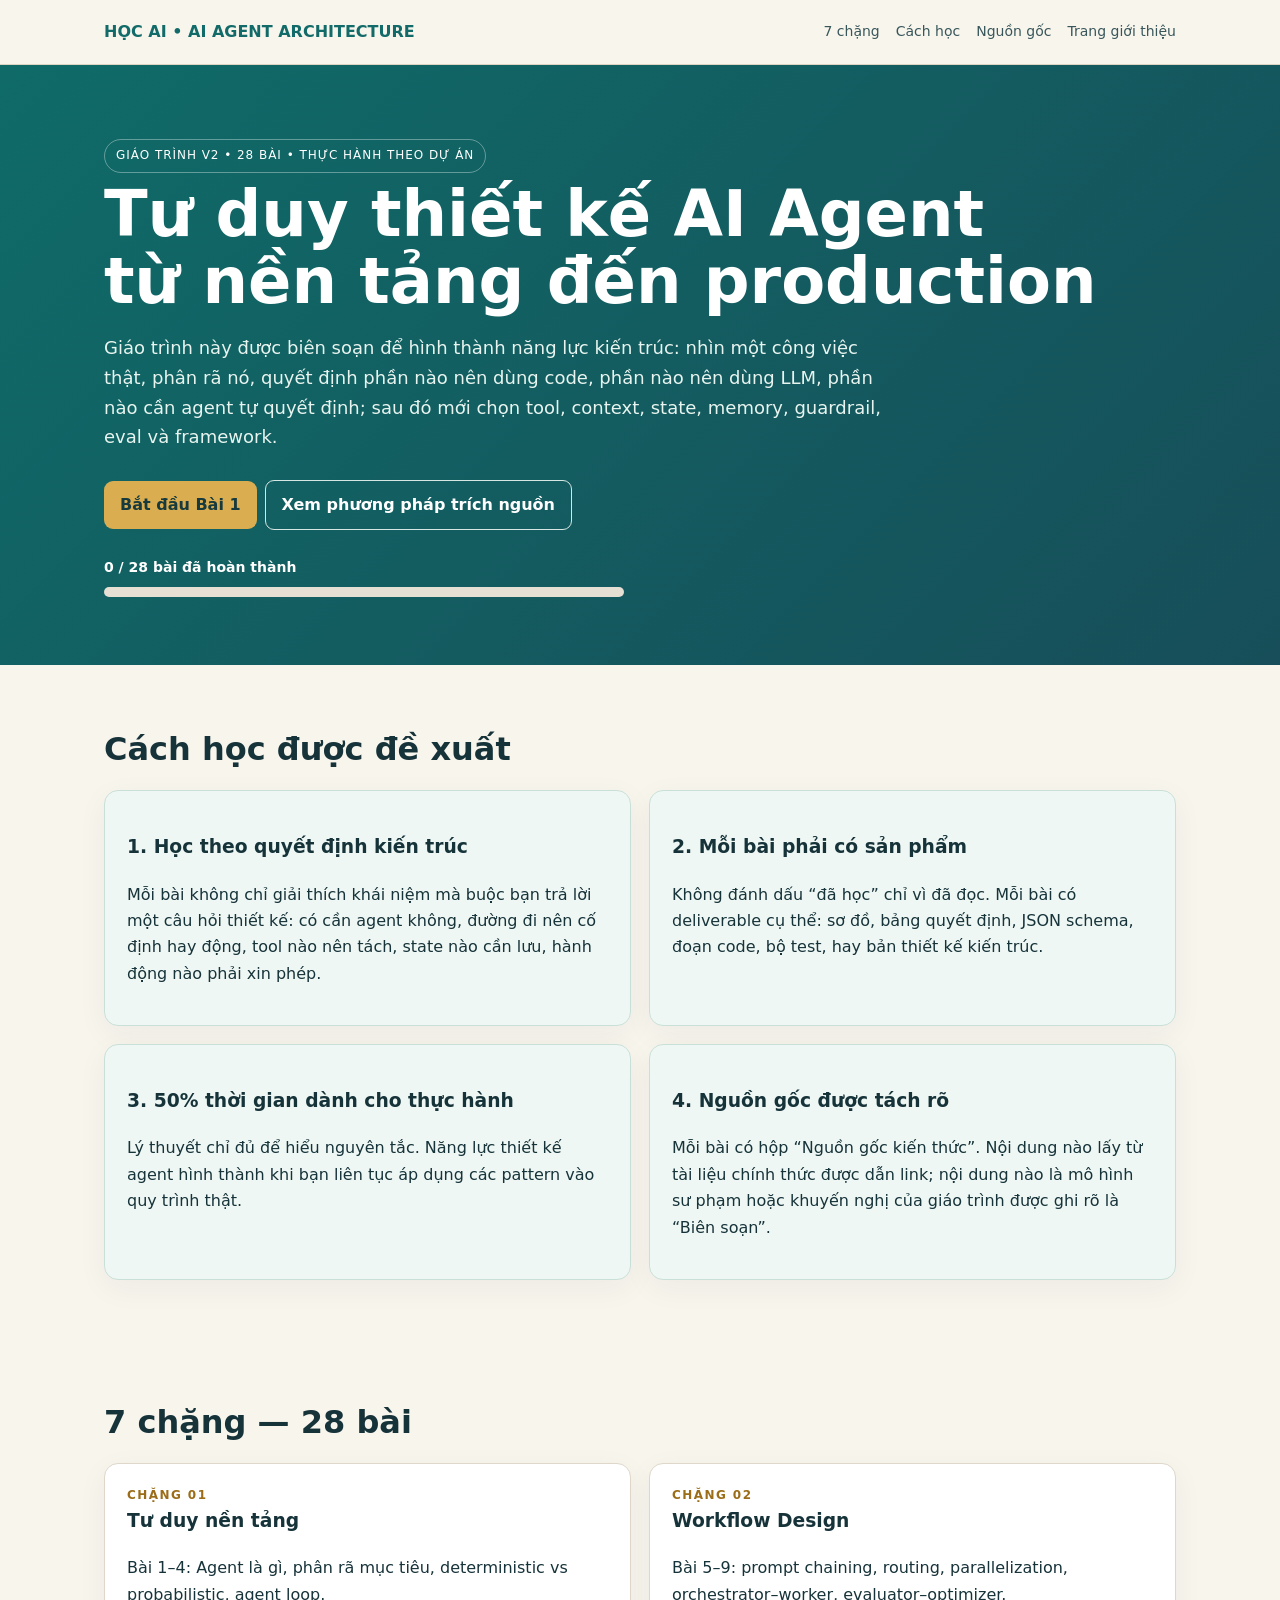
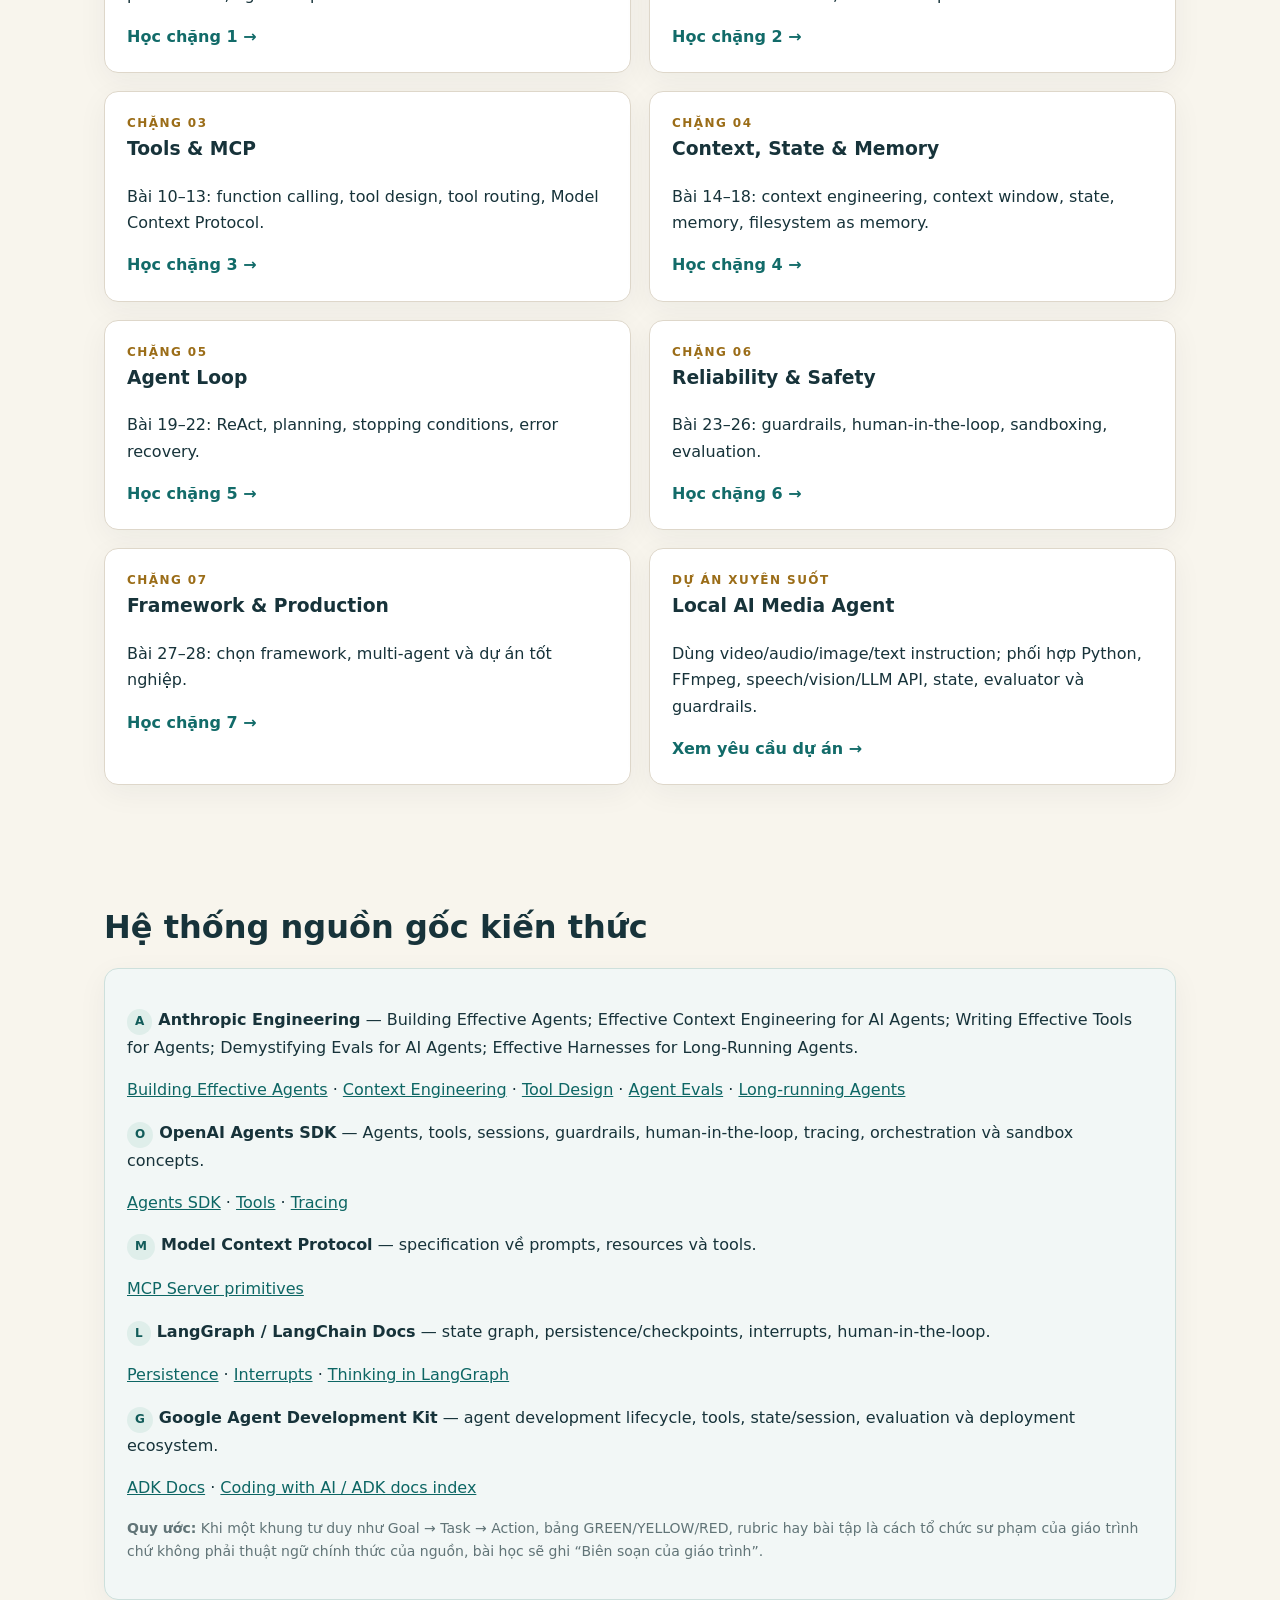
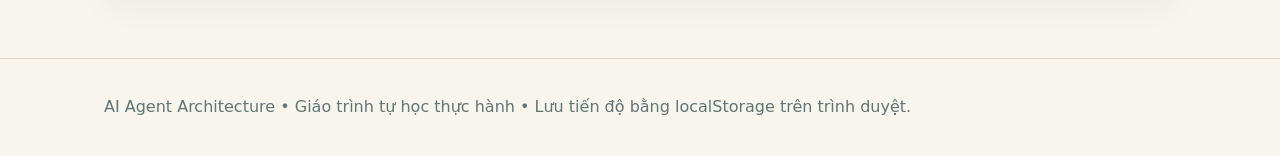
<file: course.html>
<!DOCTYPE html><html lang="vi"><head><meta charset="UTF-8"><meta name="viewport" content="width=device-width,initial-scale=1"><title>AI Agent Architecture — Giáo trình chi tiết</title><link rel="stylesheet" href="course.css"></head><body><div class="top"><div class="wrap"><a class="brand" href="index.html">HỌC AI • AI AGENT ARCHITECTURE</a><nav><a href="#lo-trinh">7 chặng</a><a href="#cach-hoc">Cách học</a><a href="#nguon">Nguồn gốc</a><a href="index.html">Trang giới thiệu</a></nav></div></div><header class="hero2"><div class="wrap"><span class="badge">GIÁO TRÌNH V2 • 28 BÀI • THỰC HÀNH THEO DỰ ÁN</span><h1>Tư duy thiết kế AI Agent<br>từ nền tảng đến production</h1><p>Giáo trình này được biên soạn để hình thành năng lực kiến trúc: nhìn một công việc thật, phân rã nó, quyết định phần nào nên dùng code, phần nào nên dùng LLM, phần nào cần agent tự quyết định; sau đó mới chọn tool, context, state, memory, guardrail, eval và framework.</p><a class="btn primary" href="stage-1.html">Bắt đầu Bài 1</a><a class="btn light" href="#nguon">Xem phương pháp trích nguồn</a><div style="max-width:520px;margin-top:26px"><div class="progress-label" data-progress-label>0 / 28 bài đã hoàn thành</div><div class="progress"><span data-progress-bar></span></div></div></div></header><main><section class="section" id="cach-hoc"><div class="wrap"><h2>Cách học được đề xuất</h2><div class="grid"><div class="callout"><h3>1. Học theo quyết định kiến trúc</h3><p>Mỗi bài không chỉ giải thích khái niệm mà buộc bạn trả lời một câu hỏi thiết kế: có cần agent không, đường đi nên cố định hay động, tool nào nên tách, state nào cần lưu, hành động nào phải xin phép.</p></div><div class="callout"><h3>2. Mỗi bài phải có sản phẩm</h3><p>Không đánh dấu “đã học” chỉ vì đã đọc. Mỗi bài có deliverable cụ thể: sơ đồ, bảng quyết định, JSON schema, đoạn code, bộ test, hay bản thiết kế kiến trúc.</p></div><div class="callout"><h3>3. 50% thời gian dành cho thực hành</h3><p>Lý thuyết chỉ đủ để hiểu nguyên tắc. Năng lực thiết kế agent hình thành khi bạn liên tục áp dụng các pattern vào quy trình thật.</p></div><div class="callout"><h3>4. Nguồn gốc được tách rõ</h3><p>Mỗi bài có hộp “Nguồn gốc kiến thức”. Nội dung nào lấy từ tài liệu chính thức được dẫn link; nội dung nào là mô hình sư phạm hoặc khuyến nghị của giáo trình được ghi rõ là “Biên soạn”.</p></div></div></div></section><section class="section" id="lo-trinh"><div class="wrap"><h2>7 chặng — 28 bài</h2><div class="grid"><div class="stage-card"><div class="stage-no">CHẶNG 01</div><h3>Tư duy nền tảng</h3><p>Bài 1–4: Agent là gì, phân rã mục tiêu, deterministic vs probabilistic, agent loop.</p><a href="stage-1.html">Học chặng 1 →</a></div><div class="stage-card"><div class="stage-no">CHẶNG 02</div><h3>Workflow Design</h3><p>Bài 5–9: prompt chaining, routing, parallelization, orchestrator–worker, evaluator–optimizer.</p><a href="stage-2.html">Học chặng 2 →</a></div><div class="stage-card"><div class="stage-no">CHẶNG 03</div><h3>Tools & MCP</h3><p>Bài 10–13: function calling, tool design, tool routing, Model Context Protocol.</p><a href="stage-3.html">Học chặng 3 →</a></div><div class="stage-card"><div class="stage-no">CHẶNG 04</div><h3>Context, State & Memory</h3><p>Bài 14–18: context engineering, context window, state, memory, filesystem as memory.</p><a href="stage-4.html">Học chặng 4 →</a></div><div class="stage-card"><div class="stage-no">CHẶNG 05</div><h3>Agent Loop</h3><p>Bài 19–22: ReAct, planning, stopping conditions, error recovery.</p><a href="stage-5.html">Học chặng 5 →</a></div><div class="stage-card"><div class="stage-no">CHẶNG 06</div><h3>Reliability & Safety</h3><p>Bài 23–26: guardrails, human-in-the-loop, sandboxing, evaluation.</p><a href="stage-6.html">Học chặng 6 →</a></div><div class="stage-card"><div class="stage-no">CHẶNG 07</div><h3>Framework & Production</h3><p>Bài 27–28: chọn framework, multi-agent và dự án tốt nghiệp.</p><a href="stage-7.html">Học chặng 7 →</a></div><div class="stage-card"><div class="stage-no">DỰ ÁN XUYÊN SUỐT</div><h3>Local AI Media Agent</h3><p>Dùng video/audio/image/text instruction; phối hợp Python, FFmpeg, speech/vision/LLM API, state, evaluator và guardrails.</p><a href="stage-7.html#final-project">Xem yêu cầu dự án →</a></div></div></div></section><section class="section" id="nguon"><div class="wrap"><h2>Hệ thống nguồn gốc kiến thức</h2><div class="source-box"><p><span class="source-tag">A</span><strong>Anthropic Engineering</strong> — Building Effective Agents; Effective Context Engineering for AI Agents; Writing Effective Tools for Agents; Demystifying Evals for AI Agents; Effective Harnesses for Long-Running Agents.</p><p><a href="https://www.anthropic.com/engineering/building-effective-agents">Building Effective Agents</a> · <a href="https://www.anthropic.com/engineering/effective-context-engineering-for-ai-agents">Context Engineering</a> · <a href="https://www.anthropic.com/engineering/writing-tools-for-agents">Tool Design</a> · <a href="https://www.anthropic.com/engineering/demystifying-evals-for-ai-agents">Agent Evals</a> · <a href="https://www.anthropic.com/engineering/effective-harnesses-for-long-running-agents">Long-running Agents</a></p><p><span class="source-tag">O</span><strong>OpenAI Agents SDK</strong> — Agents, tools, sessions, guardrails, human-in-the-loop, tracing, orchestration và sandbox concepts.</p><p><a href="https://openai.github.io/openai-agents-python/">Agents SDK</a> · <a href="https://openai.github.io/openai-agents-python/tools/">Tools</a> · <a href="https://openai.github.io/openai-agents-python/tracing/">Tracing</a></p><p><span class="source-tag">M</span><strong>Model Context Protocol</strong> — specification về prompts, resources và tools.</p><p><a href="https://modelcontextprotocol.io/specification/2025-03-26/server/index">MCP Server primitives</a></p><p><span class="source-tag">L</span><strong>LangGraph / LangChain Docs</strong> — state graph, persistence/checkpoints, interrupts, human-in-the-loop.</p><p><a href="https://docs.langchain.com/oss/python/langgraph/persistence">Persistence</a> · <a href="https://docs.langchain.com/oss/python/langgraph/interrupts">Interrupts</a> · <a href="https://docs.langchain.com/oss/python/langgraph/thinking-in-langgraph">Thinking in LangGraph</a></p><p><span class="source-tag">G</span><strong>Google Agent Development Kit</strong> — agent development lifecycle, tools, state/session, evaluation và deployment ecosystem.</p><p><a href="https://google.github.io/adk-docs/">ADK Docs</a> · <a href="https://google.github.io/adk-docs/tutorials/coding-with-ai/">Coding with AI / ADK docs index</a></p><p class="small"><strong>Quy ước:</strong> Khi một khung tư duy như Goal → Task → Action, bảng GREEN/YELLOW/RED, rubric hay bài tập là cách tổ chức sư phạm của giáo trình chứ không phải thuật ngữ chính thức của nguồn, bài học sẽ ghi “Biên soạn của giáo trình”.</p></div></div></section></main><footer class="footer"><div class="wrap">AI Agent Architecture • Giáo trình tự học thực hành • Lưu tiến độ bằng localStorage trên trình duyệt.</div></footer><script src="course.js"></script></body></html>
</file>
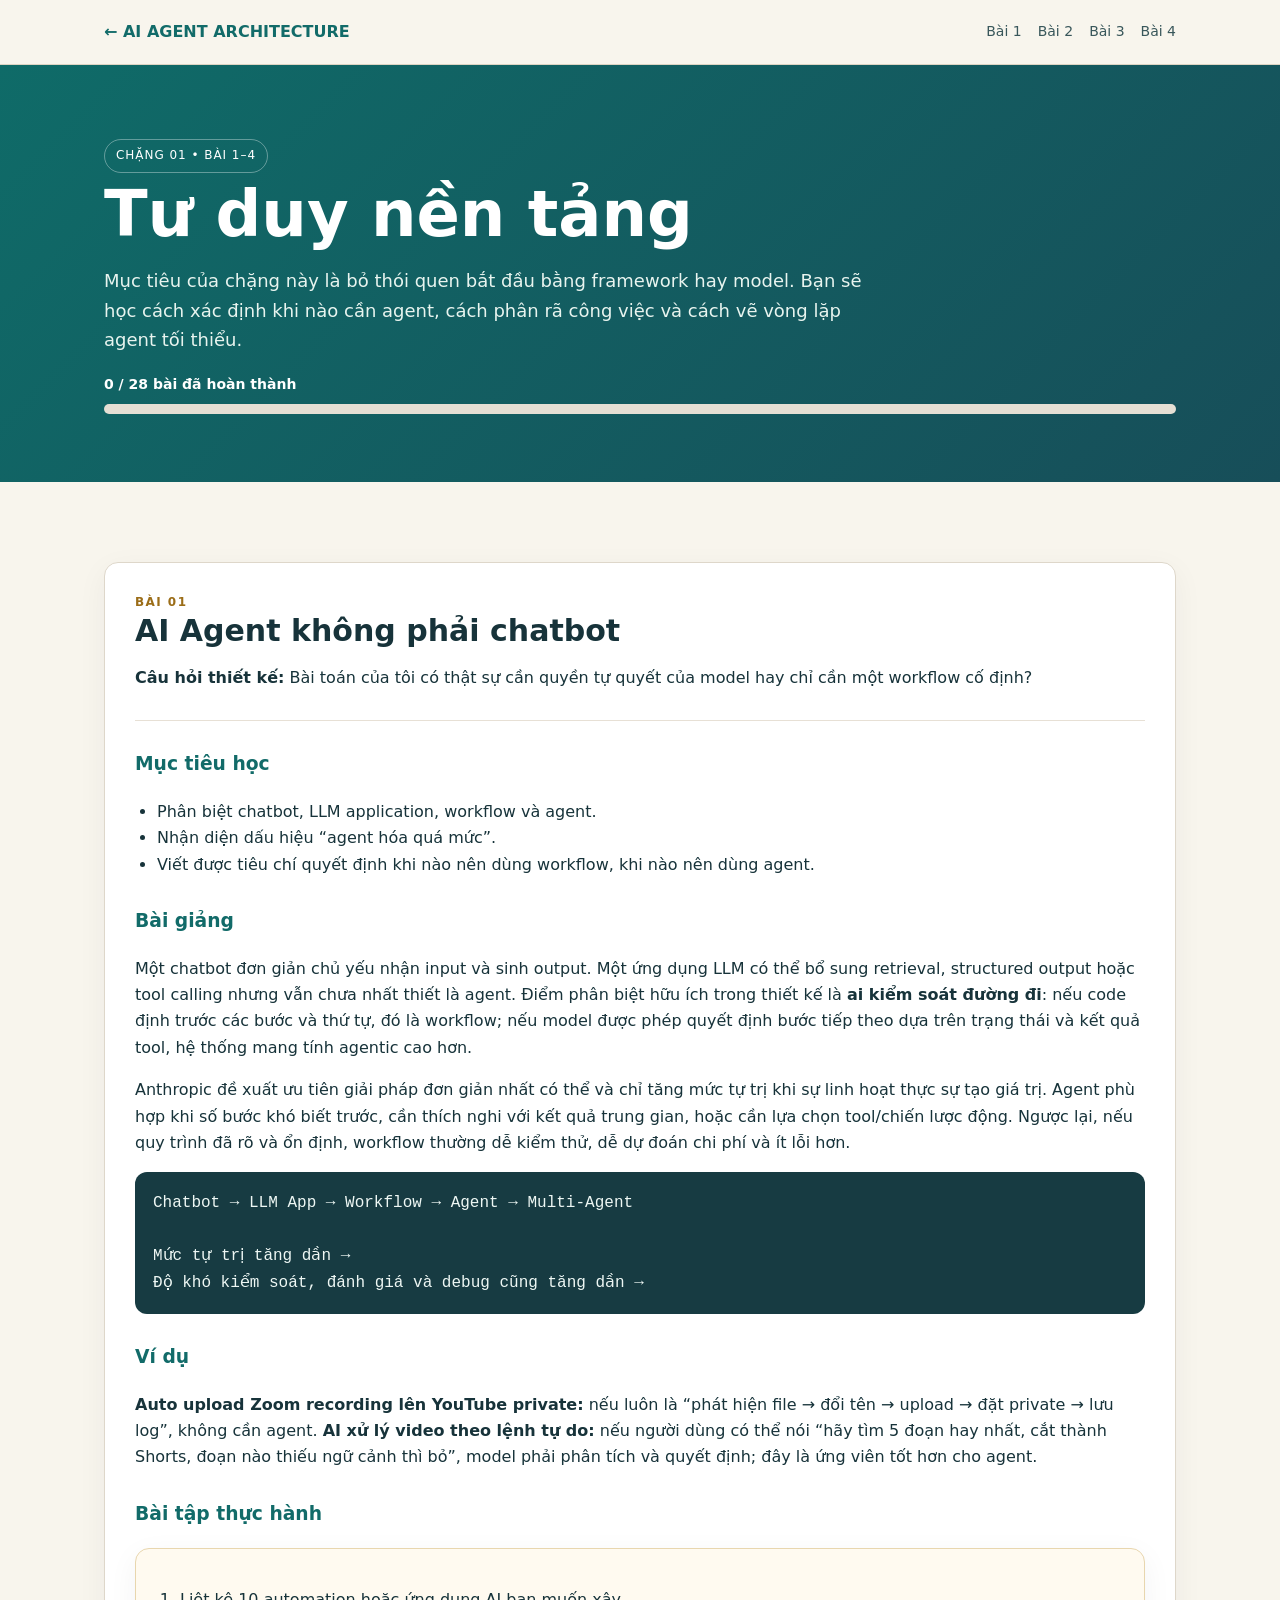
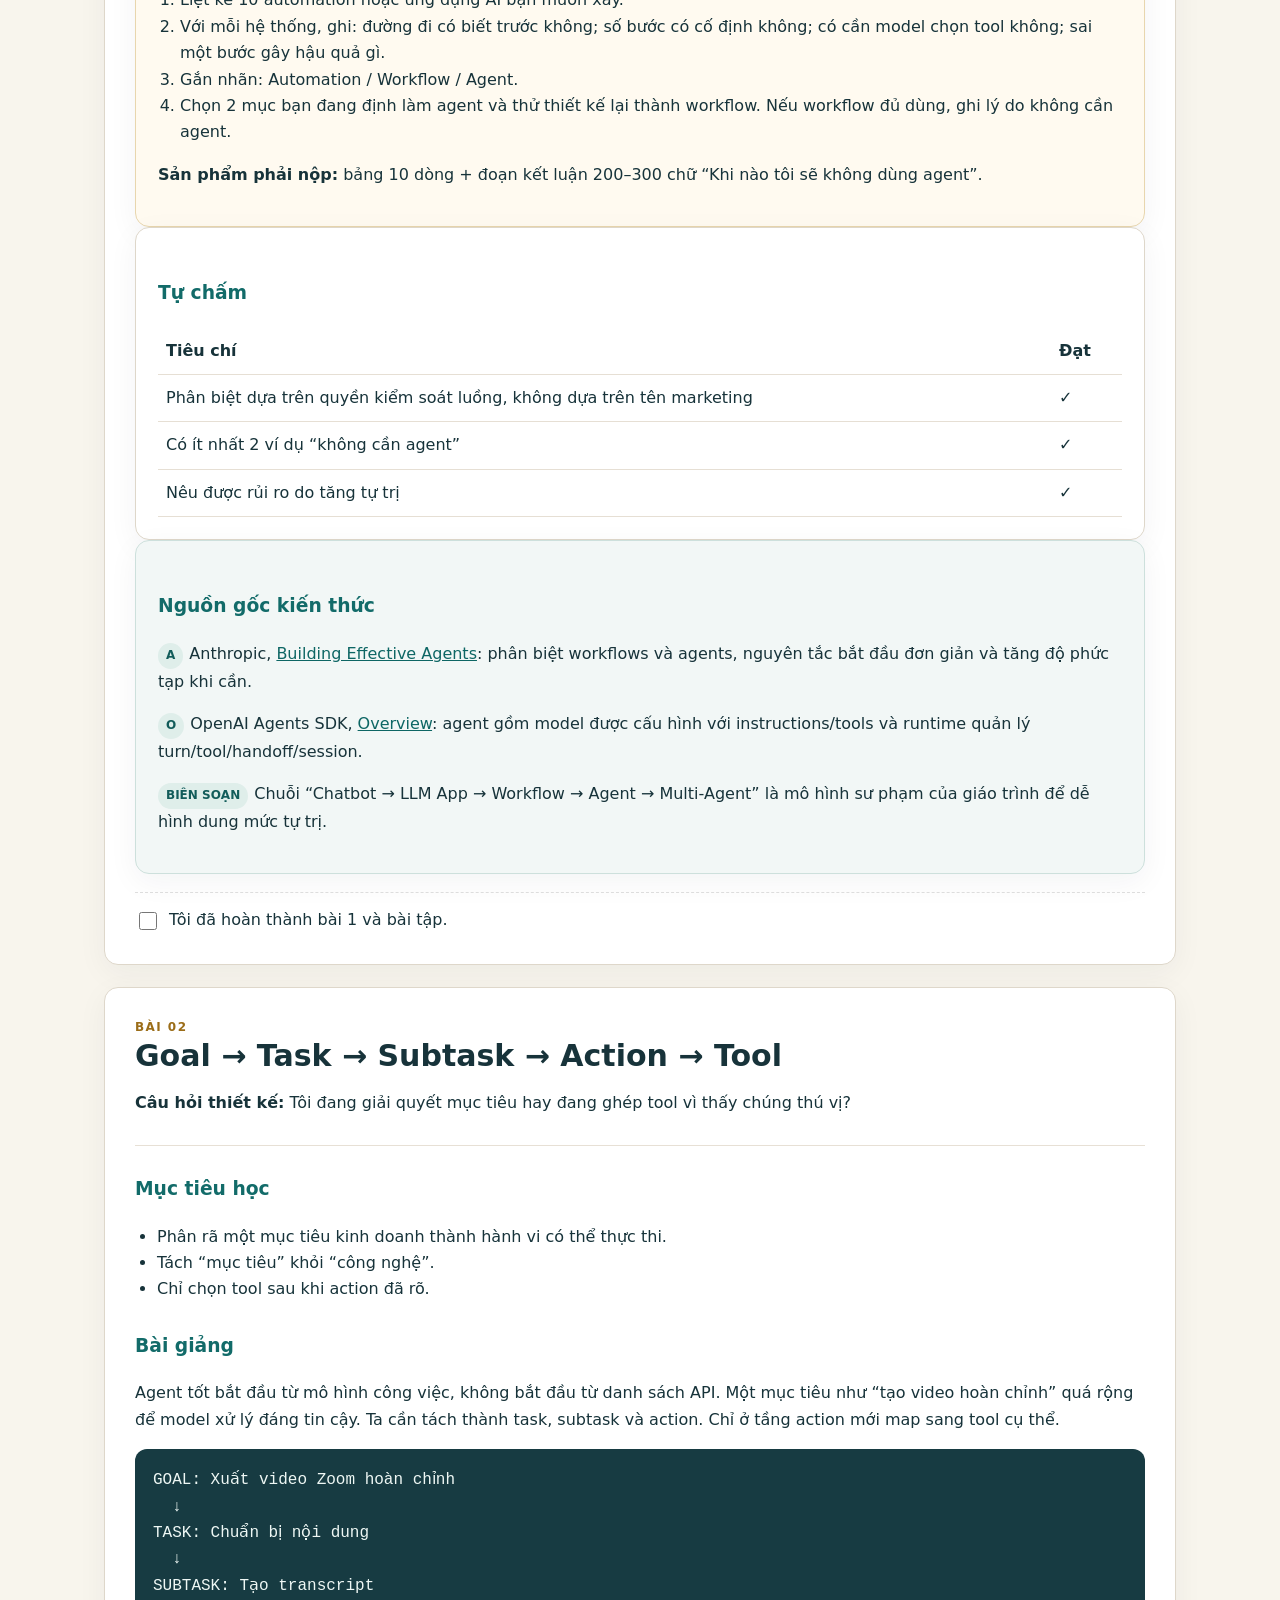
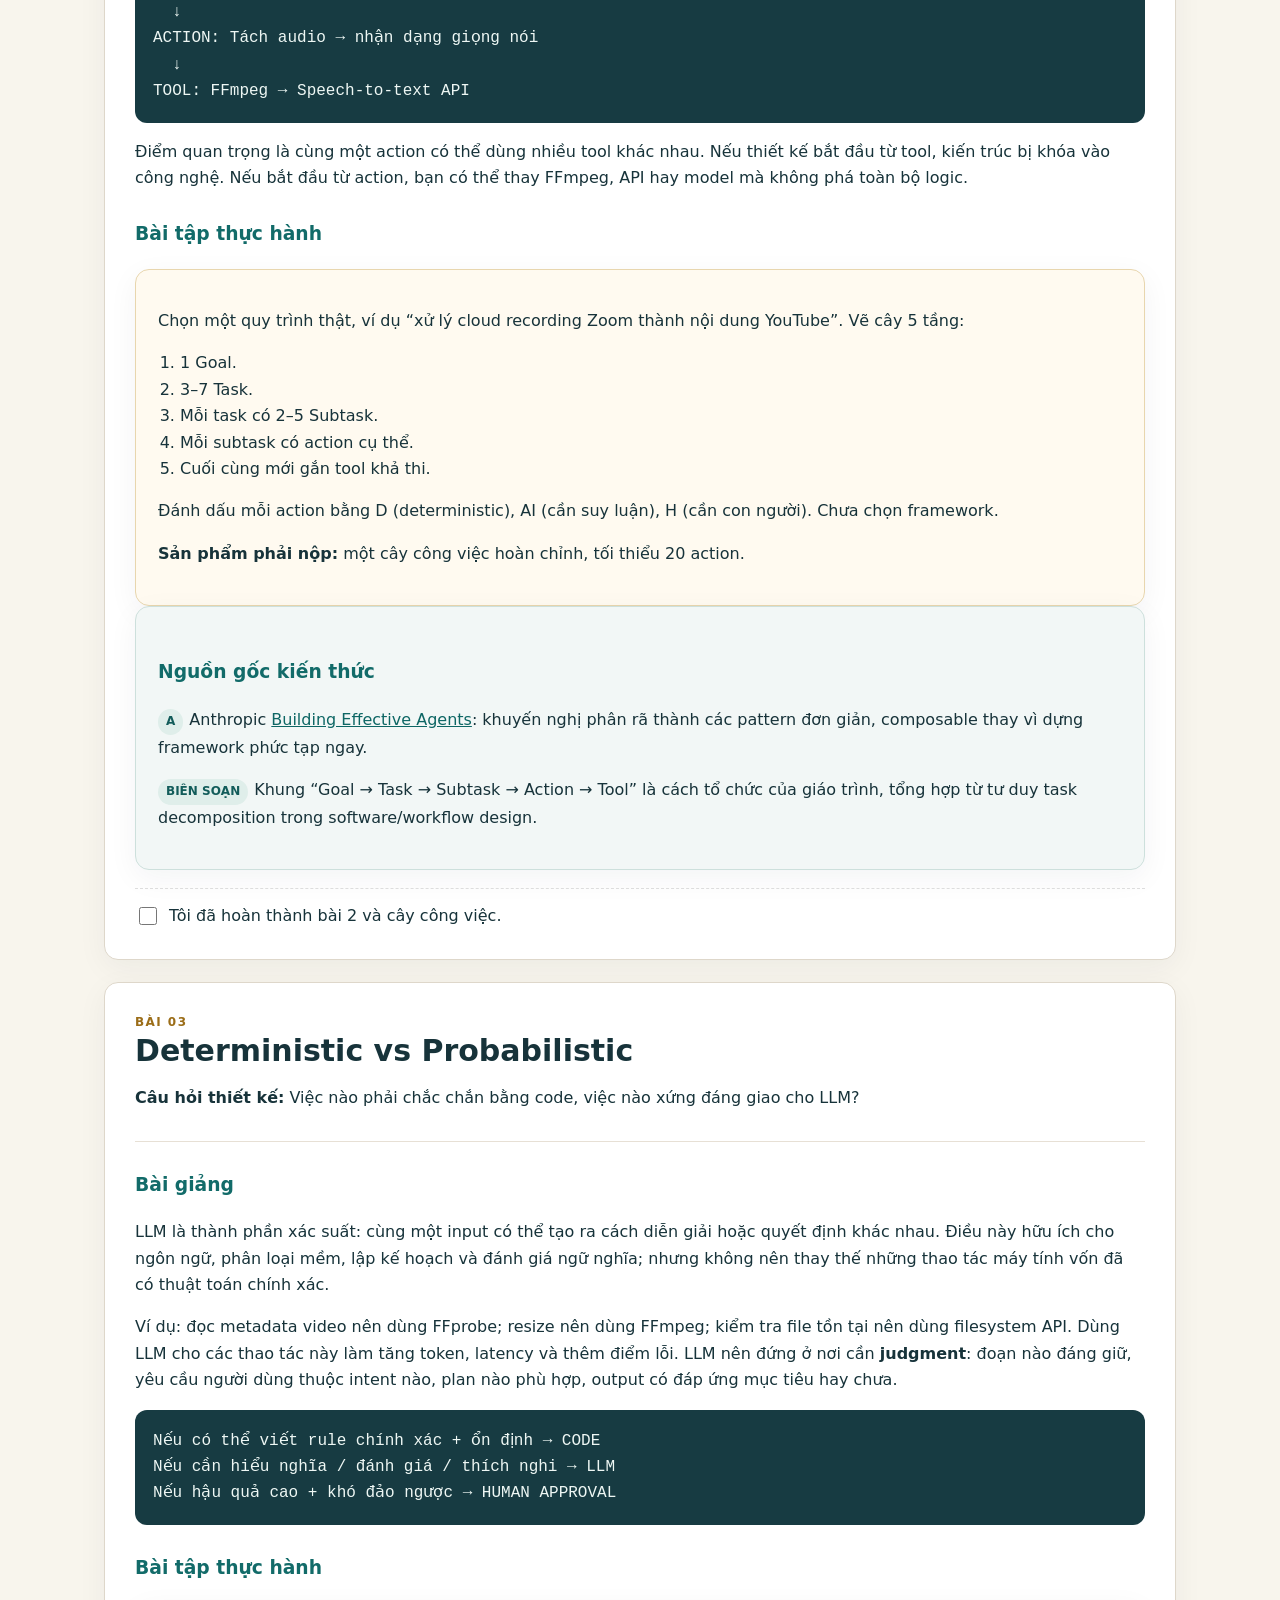
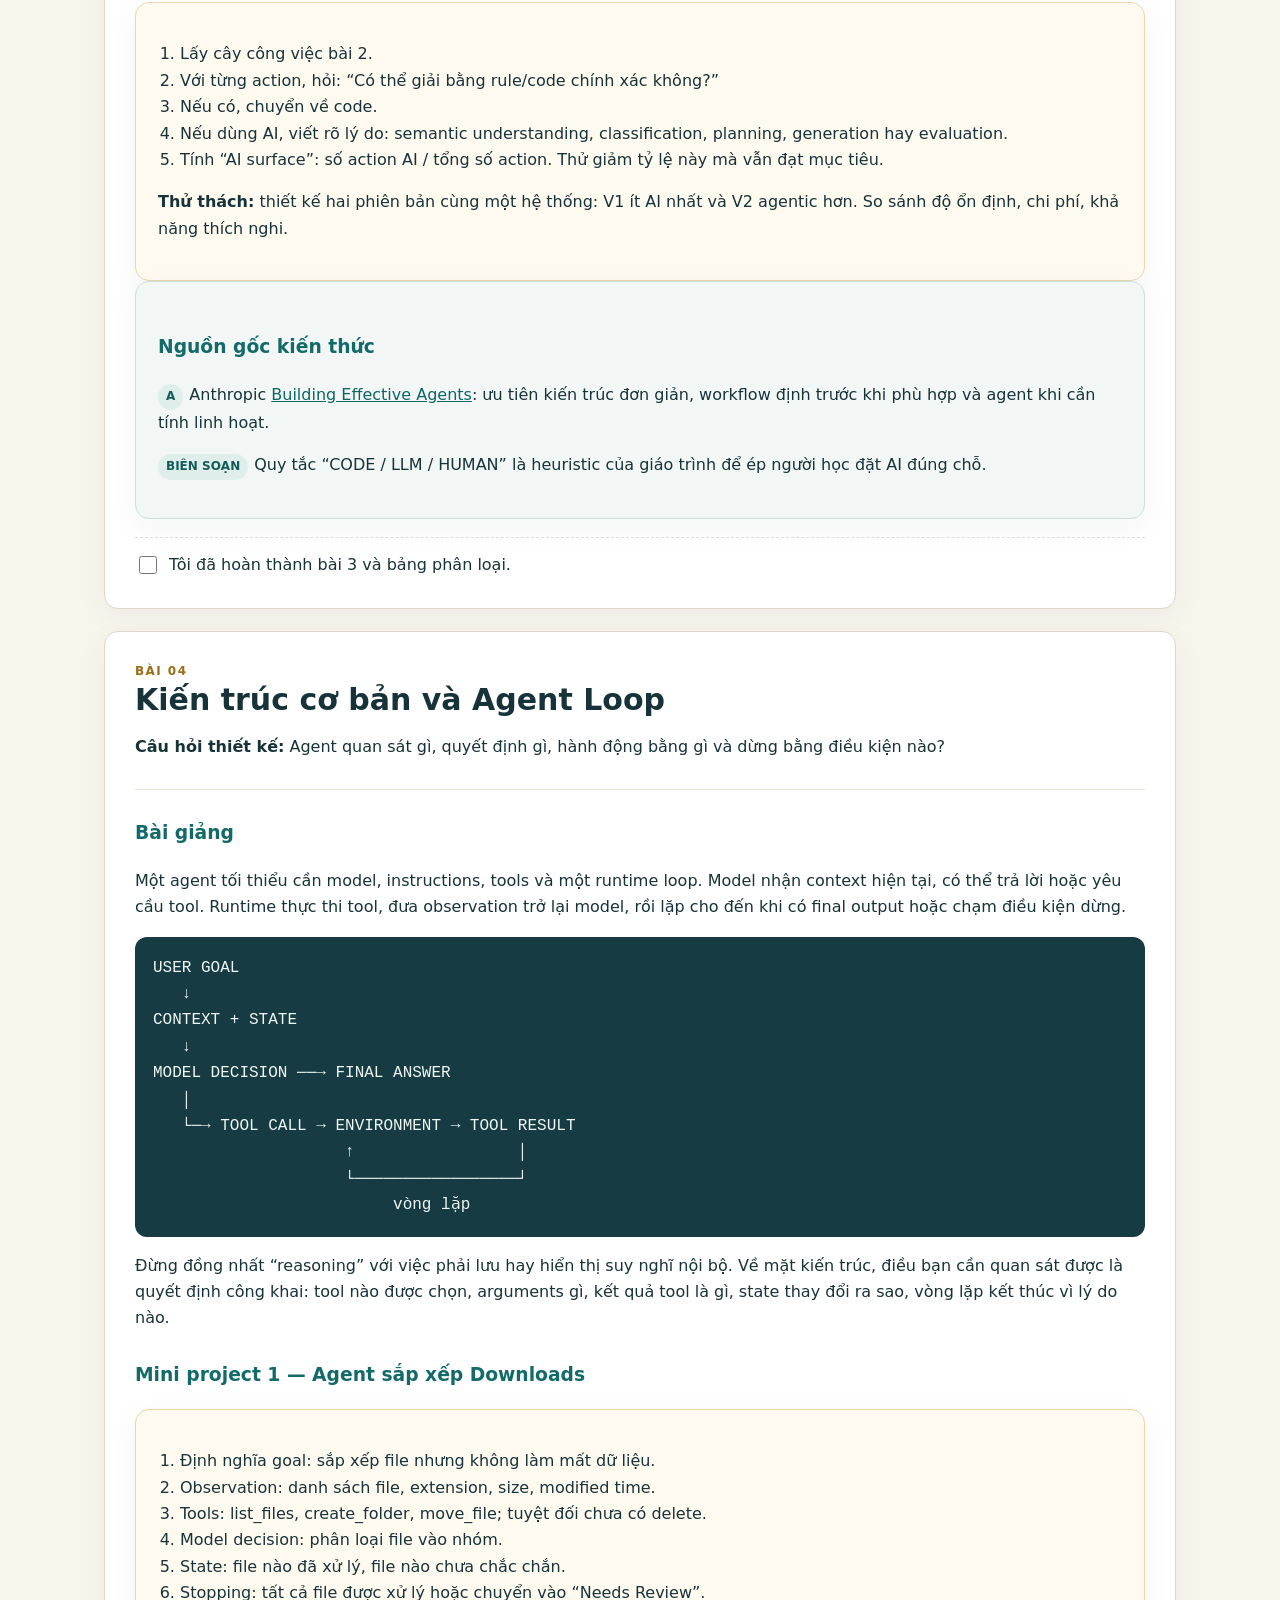
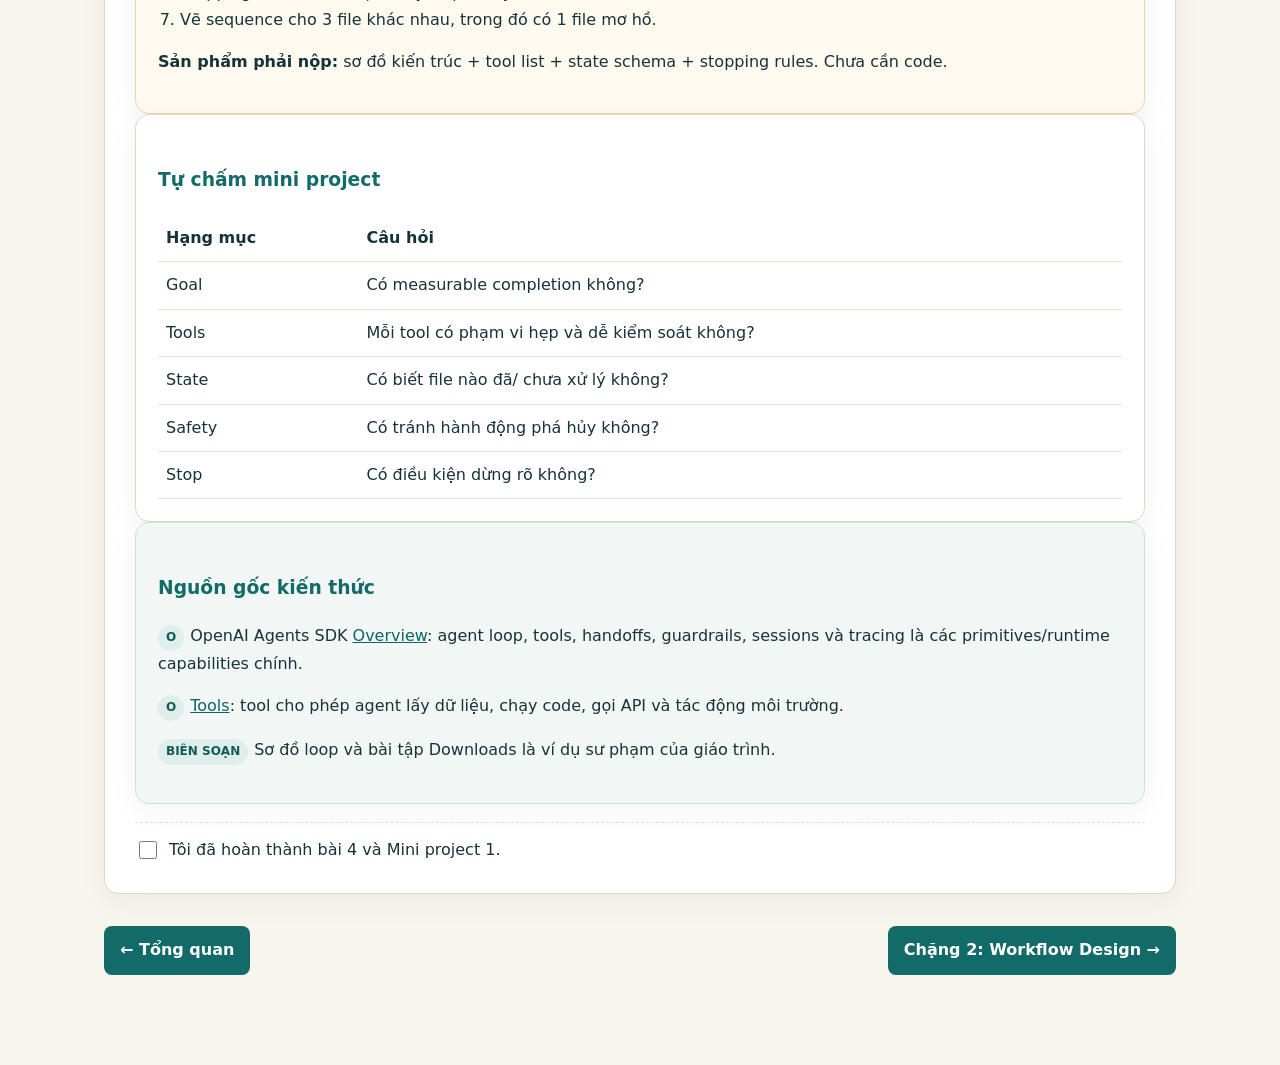
<file: stage-1.html>
<!DOCTYPE html><html lang="vi"><head><meta charset="UTF-8"><meta name="viewport" content="width=device-width,initial-scale=1"><title>Chặng 1 — Tư duy nền tảng</title><link rel="stylesheet" href="course.css"></head><body><div class="top"><div class="wrap"><a class="brand" href="course.html">← AI AGENT ARCHITECTURE</a><nav><a href="#bai1">Bài 1</a><a href="#bai2">Bài 2</a><a href="#bai3">Bài 3</a><a href="#bai4">Bài 4</a></nav></div></div><header class="hero2"><div class="wrap"><span class="badge">CHẶNG 01 • BÀI 1–4</span><h1>Tư duy nền tảng</h1><p>Mục tiêu của chặng này là bỏ thói quen bắt đầu bằng framework hay model. Bạn sẽ học cách xác định khi nào cần agent, cách phân rã công việc và cách vẽ vòng lặp agent tối thiểu.</p><div class="progress-label" data-progress-label>0 / 28 bài đã hoàn thành</div><div class="progress"><span data-progress-bar></span></div></div></header><main class="section"><div class="wrap"><article class="lesson" id="bai1"><header><div class="stage-no">BÀI 01</div><h2>AI Agent không phải chatbot</h2><p><strong>Câu hỏi thiết kế:</strong> Bài toán của tôi có thật sự cần quyền tự quyết của model hay chỉ cần một workflow cố định?</p></header><h3>Mục tiêu học</h3><ul><li>Phân biệt chatbot, LLM application, workflow và agent.</li><li>Nhận diện dấu hiệu “agent hóa quá mức”.</li><li>Viết được tiêu chí quyết định khi nào nên dùng workflow, khi nào nên dùng agent.</li></ul><h3>Bài giảng</h3><p>Một chatbot đơn giản chủ yếu nhận input và sinh output. Một ứng dụng LLM có thể bổ sung retrieval, structured output hoặc tool calling nhưng vẫn chưa nhất thiết là agent. Điểm phân biệt hữu ích trong thiết kế là <strong>ai kiểm soát đường đi</strong>: nếu code định trước các bước và thứ tự, đó là workflow; nếu model được phép quyết định bước tiếp theo dựa trên trạng thái và kết quả tool, hệ thống mang tính agentic cao hơn.</p><p>Anthropic đề xuất ưu tiên giải pháp đơn giản nhất có thể và chỉ tăng mức tự trị khi sự linh hoạt thực sự tạo giá trị. Agent phù hợp khi số bước khó biết trước, cần thích nghi với kết quả trung gian, hoặc cần lựa chọn tool/chiến lược động. Ngược lại, nếu quy trình đã rõ và ổn định, workflow thường dễ kiểm thử, dễ dự đoán chi phí và ít lỗi hơn.</p><div class="diagram">Chatbot → LLM App → Workflow → Agent → Multi-Agent

Mức tự trị tăng dần →
Độ khó kiểm soát, đánh giá và debug cũng tăng dần →</div><h3>Ví dụ</h3><p><strong>Auto upload Zoom recording lên YouTube private:</strong> nếu luôn là “phát hiện file → đổi tên → upload → đặt private → lưu log”, không cần agent. <strong>AI xử lý video theo lệnh tự do:</strong> nếu người dùng có thể nói “hãy tìm 5 đoạn hay nhất, cắt thành Shorts, đoạn nào thiếu ngữ cảnh thì bỏ”, model phải phân tích và quyết định; đây là ứng viên tốt hơn cho agent.</p><h3>Bài tập thực hành</h3><div class="exercise"><ol><li>Liệt kê 10 automation hoặc ứng dụng AI bạn muốn xây.</li><li>Với mỗi hệ thống, ghi: đường đi có biết trước không; số bước có cố định không; có cần model chọn tool không; sai một bước gây hậu quả gì.</li><li>Gắn nhãn: Automation / Workflow / Agent.</li><li>Chọn 2 mục bạn đang định làm agent và thử thiết kế lại thành workflow. Nếu workflow đủ dùng, ghi lý do không cần agent.</li></ol><p><strong>Sản phẩm phải nộp:</strong> bảng 10 dòng + đoạn kết luận 200–300 chữ “Khi nào tôi sẽ không dùng agent”.</p></div><div class="rubric"><h3>Tự chấm</h3><table><tr><th>Tiêu chí</th><th>Đạt</th></tr><tr><td>Phân biệt dựa trên quyền kiểm soát luồng, không dựa trên tên marketing</td><td>✓</td></tr><tr><td>Có ít nhất 2 ví dụ “không cần agent”</td><td>✓</td></tr><tr><td>Nêu được rủi ro do tăng tự trị</td><td>✓</td></tr></table></div><div class="source-box"><h3>Nguồn gốc kiến thức</h3><p><span class="source-tag">A</span>Anthropic, <a href="https://www.anthropic.com/engineering/building-effective-agents">Building Effective Agents</a>: phân biệt workflows và agents, nguyên tắc bắt đầu đơn giản và tăng độ phức tạp khi cần.</p><p><span class="source-tag">O</span>OpenAI Agents SDK, <a href="https://openai.github.io/openai-agents-python/">Overview</a>: agent gồm model được cấu hình với instructions/tools và runtime quản lý turn/tool/handoff/session.</p><p><span class="source-tag">BIÊN SOẠN</span>Chuỗi “Chatbot → LLM App → Workflow → Agent → Multi-Agent” là mô hình sư phạm của giáo trình để dễ hình dung mức tự trị.</p></div><label class="lesson-check"><input type="checkbox" data-lesson="1"> Tôi đã hoàn thành bài 1 và bài tập.</label></article><article class="lesson" id="bai2"><header><div class="stage-no">BÀI 02</div><h2>Goal → Task → Subtask → Action → Tool</h2><p><strong>Câu hỏi thiết kế:</strong> Tôi đang giải quyết mục tiêu hay đang ghép tool vì thấy chúng thú vị?</p></header><h3>Mục tiêu học</h3><ul><li>Phân rã một mục tiêu kinh doanh thành hành vi có thể thực thi.</li><li>Tách “mục tiêu” khỏi “công nghệ”.</li><li>Chỉ chọn tool sau khi action đã rõ.</li></ul><h3>Bài giảng</h3><p>Agent tốt bắt đầu từ mô hình công việc, không bắt đầu từ danh sách API. Một mục tiêu như “tạo video hoàn chỉnh” quá rộng để model xử lý đáng tin cậy. Ta cần tách thành task, subtask và action. Chỉ ở tầng action mới map sang tool cụ thể.</p><div class="diagram">GOAL: Xuất video Zoom hoàn chỉnh
  ↓
TASK: Chuẩn bị nội dung
  ↓
SUBTASK: Tạo transcript
  ↓
ACTION: Tách audio → nhận dạng giọng nói
  ↓
TOOL: FFmpeg → Speech-to-text API</div><p>Điểm quan trọng là cùng một action có thể dùng nhiều tool khác nhau. Nếu thiết kế bắt đầu từ tool, kiến trúc bị khóa vào công nghệ. Nếu bắt đầu từ action, bạn có thể thay FFmpeg, API hay model mà không phá toàn bộ logic.</p><h3>Bài tập thực hành</h3><div class="exercise"><p>Chọn một quy trình thật, ví dụ “xử lý cloud recording Zoom thành nội dung YouTube”. Vẽ cây 5 tầng:</p><ol><li>1 Goal.</li><li>3–7 Task.</li><li>Mỗi task có 2–5 Subtask.</li><li>Mỗi subtask có action cụ thể.</li><li>Cuối cùng mới gắn tool khả thi.</li></ol><p>Đánh dấu mỗi action bằng D (deterministic), AI (cần suy luận), H (cần con người). Chưa chọn framework.</p><p><strong>Sản phẩm phải nộp:</strong> một cây công việc hoàn chỉnh, tối thiểu 20 action.</p></div><div class="source-box"><h3>Nguồn gốc kiến thức</h3><p><span class="source-tag">A</span>Anthropic <a href="https://www.anthropic.com/engineering/building-effective-agents">Building Effective Agents</a>: khuyến nghị phân rã thành các pattern đơn giản, composable thay vì dựng framework phức tạp ngay.</p><p><span class="source-tag">BIÊN SOẠN</span>Khung “Goal → Task → Subtask → Action → Tool” là cách tổ chức của giáo trình, tổng hợp từ tư duy task decomposition trong software/workflow design.</p></div><label class="lesson-check"><input type="checkbox" data-lesson="2"> Tôi đã hoàn thành bài 2 và cây công việc.</label></article><article class="lesson" id="bai3"><header><div class="stage-no">BÀI 03</div><h2>Deterministic vs Probabilistic</h2><p><strong>Câu hỏi thiết kế:</strong> Việc nào phải chắc chắn bằng code, việc nào xứng đáng giao cho LLM?</p></header><h3>Bài giảng</h3><p>LLM là thành phần xác suất: cùng một input có thể tạo ra cách diễn giải hoặc quyết định khác nhau. Điều này hữu ích cho ngôn ngữ, phân loại mềm, lập kế hoạch và đánh giá ngữ nghĩa; nhưng không nên thay thế những thao tác máy tính vốn đã có thuật toán chính xác.</p><p>Ví dụ: đọc metadata video nên dùng FFprobe; resize nên dùng FFmpeg; kiểm tra file tồn tại nên dùng filesystem API. Dùng LLM cho các thao tác này làm tăng token, latency và thêm điểm lỗi. LLM nên đứng ở nơi cần <strong>judgment</strong>: đoạn nào đáng giữ, yêu cầu người dùng thuộc intent nào, plan nào phù hợp, output có đáp ứng mục tiêu hay chưa.</p><div class="diagram">Nếu có thể viết rule chính xác + ổn định → CODE
Nếu cần hiểu nghĩa / đánh giá / thích nghi → LLM
Nếu hậu quả cao + khó đảo ngược → HUMAN APPROVAL</div><h3>Bài tập thực hành</h3><div class="exercise"><ol><li>Lấy cây công việc bài 2.</li><li>Với từng action, hỏi: “Có thể giải bằng rule/code chính xác không?”</li><li>Nếu có, chuyển về code.</li><li>Nếu dùng AI, viết rõ lý do: semantic understanding, classification, planning, generation hay evaluation.</li><li>Tính “AI surface”: số action AI / tổng số action. Thử giảm tỷ lệ này mà vẫn đạt mục tiêu.</li></ol><p><strong>Thử thách:</strong> thiết kế hai phiên bản cùng một hệ thống: V1 ít AI nhất và V2 agentic hơn. So sánh độ ổn định, chi phí, khả năng thích nghi.</p></div><div class="source-box"><h3>Nguồn gốc kiến thức</h3><p><span class="source-tag">A</span>Anthropic <a href="https://www.anthropic.com/engineering/building-effective-agents">Building Effective Agents</a>: ưu tiên kiến trúc đơn giản, workflow định trước khi phù hợp và agent khi cần tính linh hoạt.</p><p><span class="source-tag">BIÊN SOẠN</span>Quy tắc “CODE / LLM / HUMAN” là heuristic của giáo trình để ép người học đặt AI đúng chỗ.</p></div><label class="lesson-check"><input type="checkbox" data-lesson="3"> Tôi đã hoàn thành bài 3 và bảng phân loại.</label></article><article class="lesson" id="bai4"><header><div class="stage-no">BÀI 04</div><h2>Kiến trúc cơ bản và Agent Loop</h2><p><strong>Câu hỏi thiết kế:</strong> Agent quan sát gì, quyết định gì, hành động bằng gì và dừng bằng điều kiện nào?</p></header><h3>Bài giảng</h3><p>Một agent tối thiểu cần model, instructions, tools và một runtime loop. Model nhận context hiện tại, có thể trả lời hoặc yêu cầu tool. Runtime thực thi tool, đưa observation trở lại model, rồi lặp cho đến khi có final output hoặc chạm điều kiện dừng.</p><div class="diagram">USER GOAL
   ↓
CONTEXT + STATE
   ↓
MODEL DECISION ──→ FINAL ANSWER
   │
   └─→ TOOL CALL → ENVIRONMENT → TOOL RESULT
                    ↑                 │
                    └─────────────────┘
                         vòng lặp</div><p>Đừng đồng nhất “reasoning” với việc phải lưu hay hiển thị suy nghĩ nội bộ. Về mặt kiến trúc, điều bạn cần quan sát được là quyết định công khai: tool nào được chọn, arguments gì, kết quả tool là gì, state thay đổi ra sao, vòng lặp kết thúc vì lý do nào.</p><h3>Mini project 1 — Agent sắp xếp Downloads</h3><div class="exercise"><ol><li>Định nghĩa goal: sắp xếp file nhưng không làm mất dữ liệu.</li><li>Observation: danh sách file, extension, size, modified time.</li><li>Tools: list_files, create_folder, move_file; tuyệt đối chưa có delete.</li><li>Model decision: phân loại file vào nhóm.</li><li>State: file nào đã xử lý, file nào chưa chắc chắn.</li><li>Stopping: tất cả file được xử lý hoặc chuyển vào “Needs Review”.</li><li>Vẽ sequence cho 3 file khác nhau, trong đó có 1 file mơ hồ.</li></ol><p><strong>Sản phẩm phải nộp:</strong> sơ đồ kiến trúc + tool list + state schema + stopping rules. Chưa cần code.</p></div><div class="rubric"><h3>Tự chấm mini project</h3><table><tr><th>Hạng mục</th><th>Câu hỏi</th></tr><tr><td>Goal</td><td>Có measurable completion không?</td></tr><tr><td>Tools</td><td>Mỗi tool có phạm vi hẹp và dễ kiểm soát không?</td></tr><tr><td>State</td><td>Có biết file nào đã/ chưa xử lý không?</td></tr><tr><td>Safety</td><td>Có tránh hành động phá hủy không?</td></tr><tr><td>Stop</td><td>Có điều kiện dừng rõ không?</td></tr></table></div><div class="source-box"><h3>Nguồn gốc kiến thức</h3><p><span class="source-tag">O</span>OpenAI Agents SDK <a href="https://openai.github.io/openai-agents-python/">Overview</a>: agent loop, tools, handoffs, guardrails, sessions và tracing là các primitives/runtime capabilities chính.</p><p><span class="source-tag">O</span><a href="https://openai.github.io/openai-agents-python/tools/">Tools</a>: tool cho phép agent lấy dữ liệu, chạy code, gọi API và tác động môi trường.</p><p><span class="source-tag">BIÊN SOẠN</span>Sơ đồ loop và bài tập Downloads là ví dụ sư phạm của giáo trình.</p></div><label class="lesson-check"><input type="checkbox" data-lesson="4"> Tôi đã hoàn thành bài 4 và Mini project 1.</label></article><div class="course-nav"><a href="course.html">← Tổng quan</a><a href="stage-2.html">Chặng 2: Workflow Design →</a></div></div></main><script src="course.js"></script></body></html>
</file>
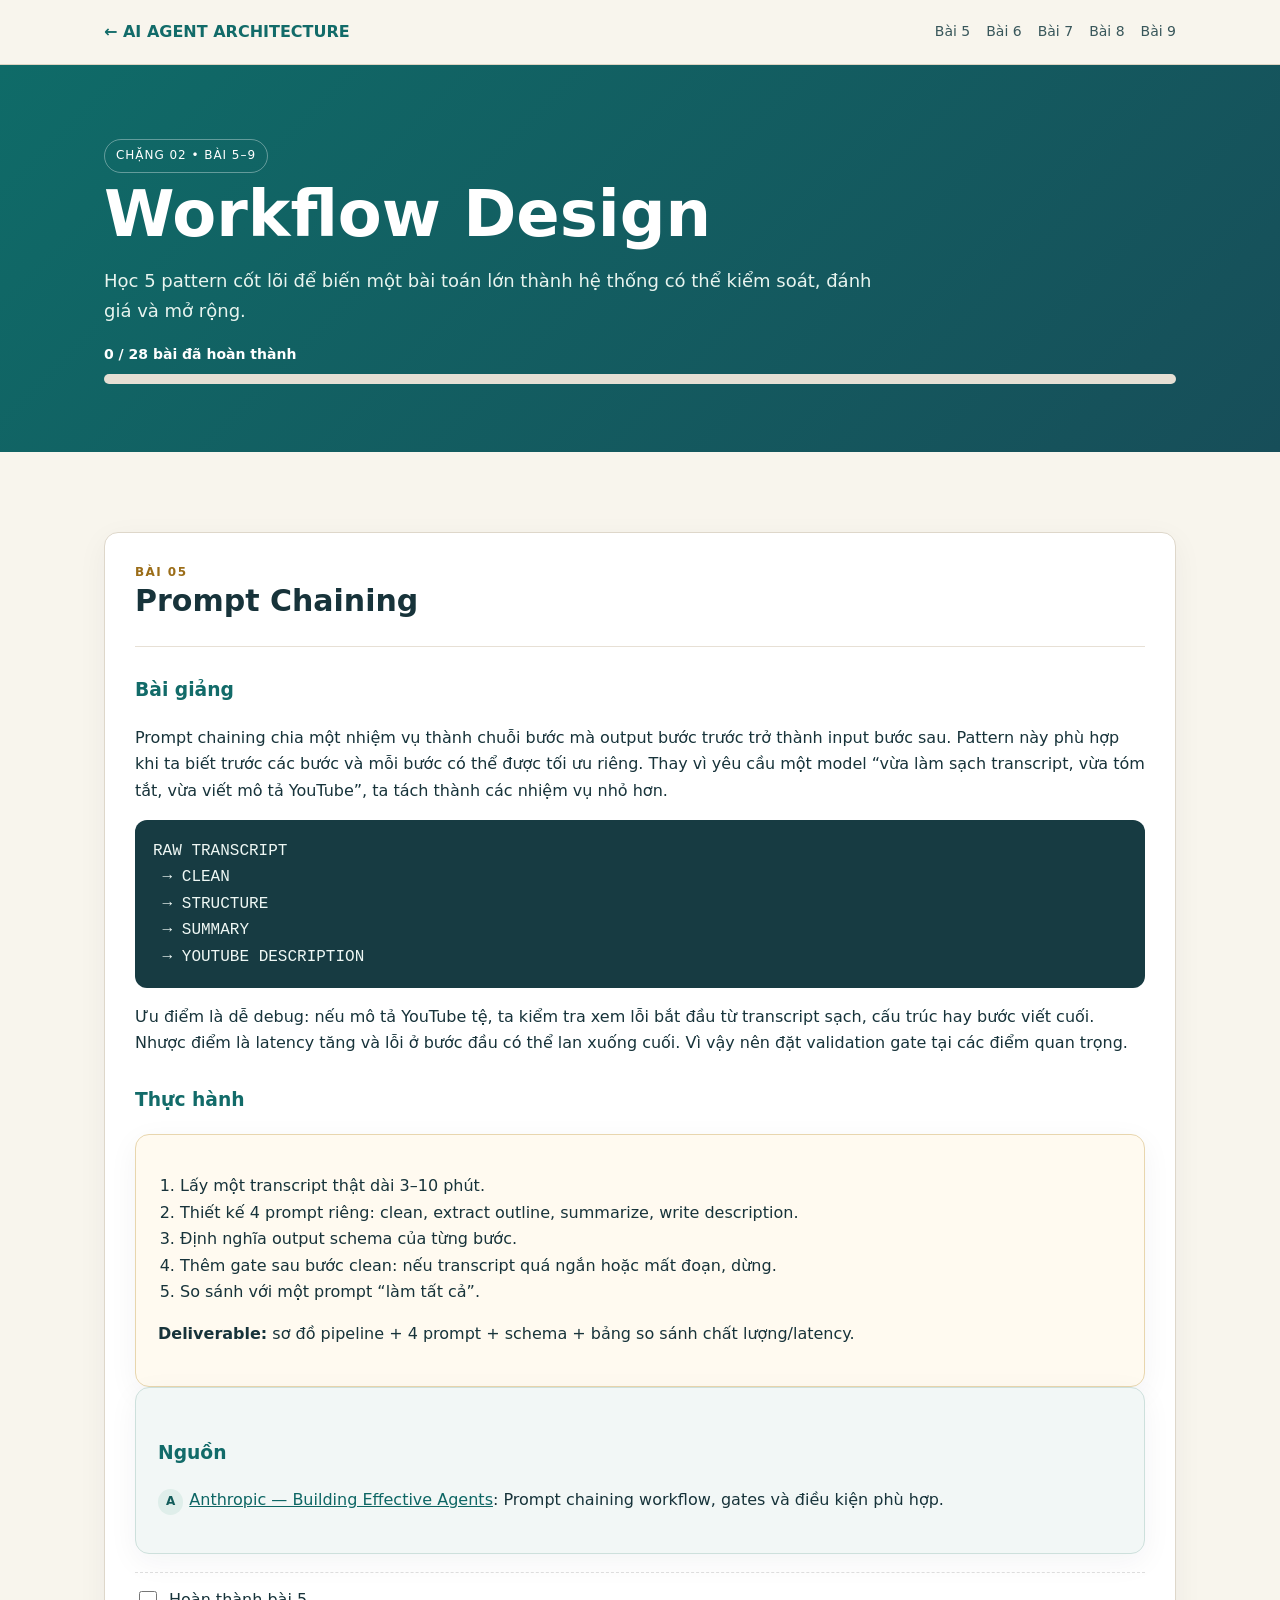
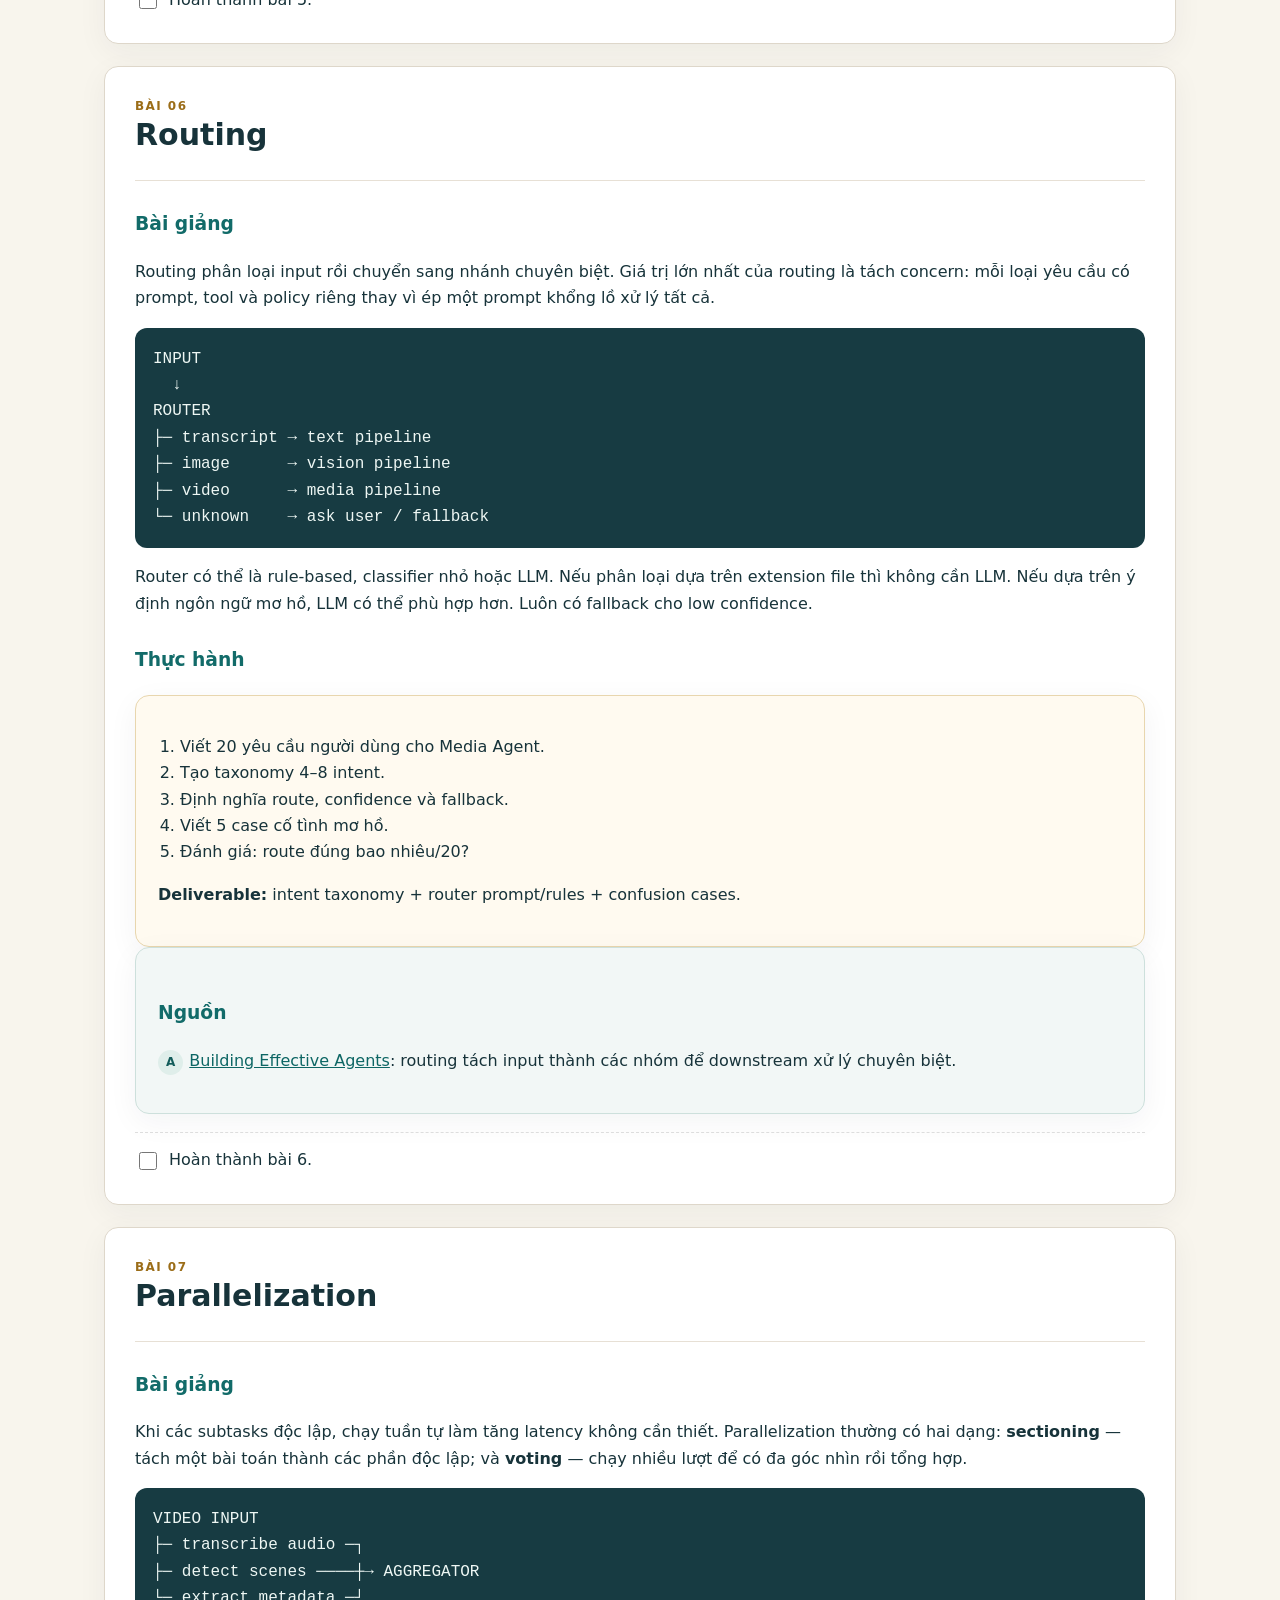
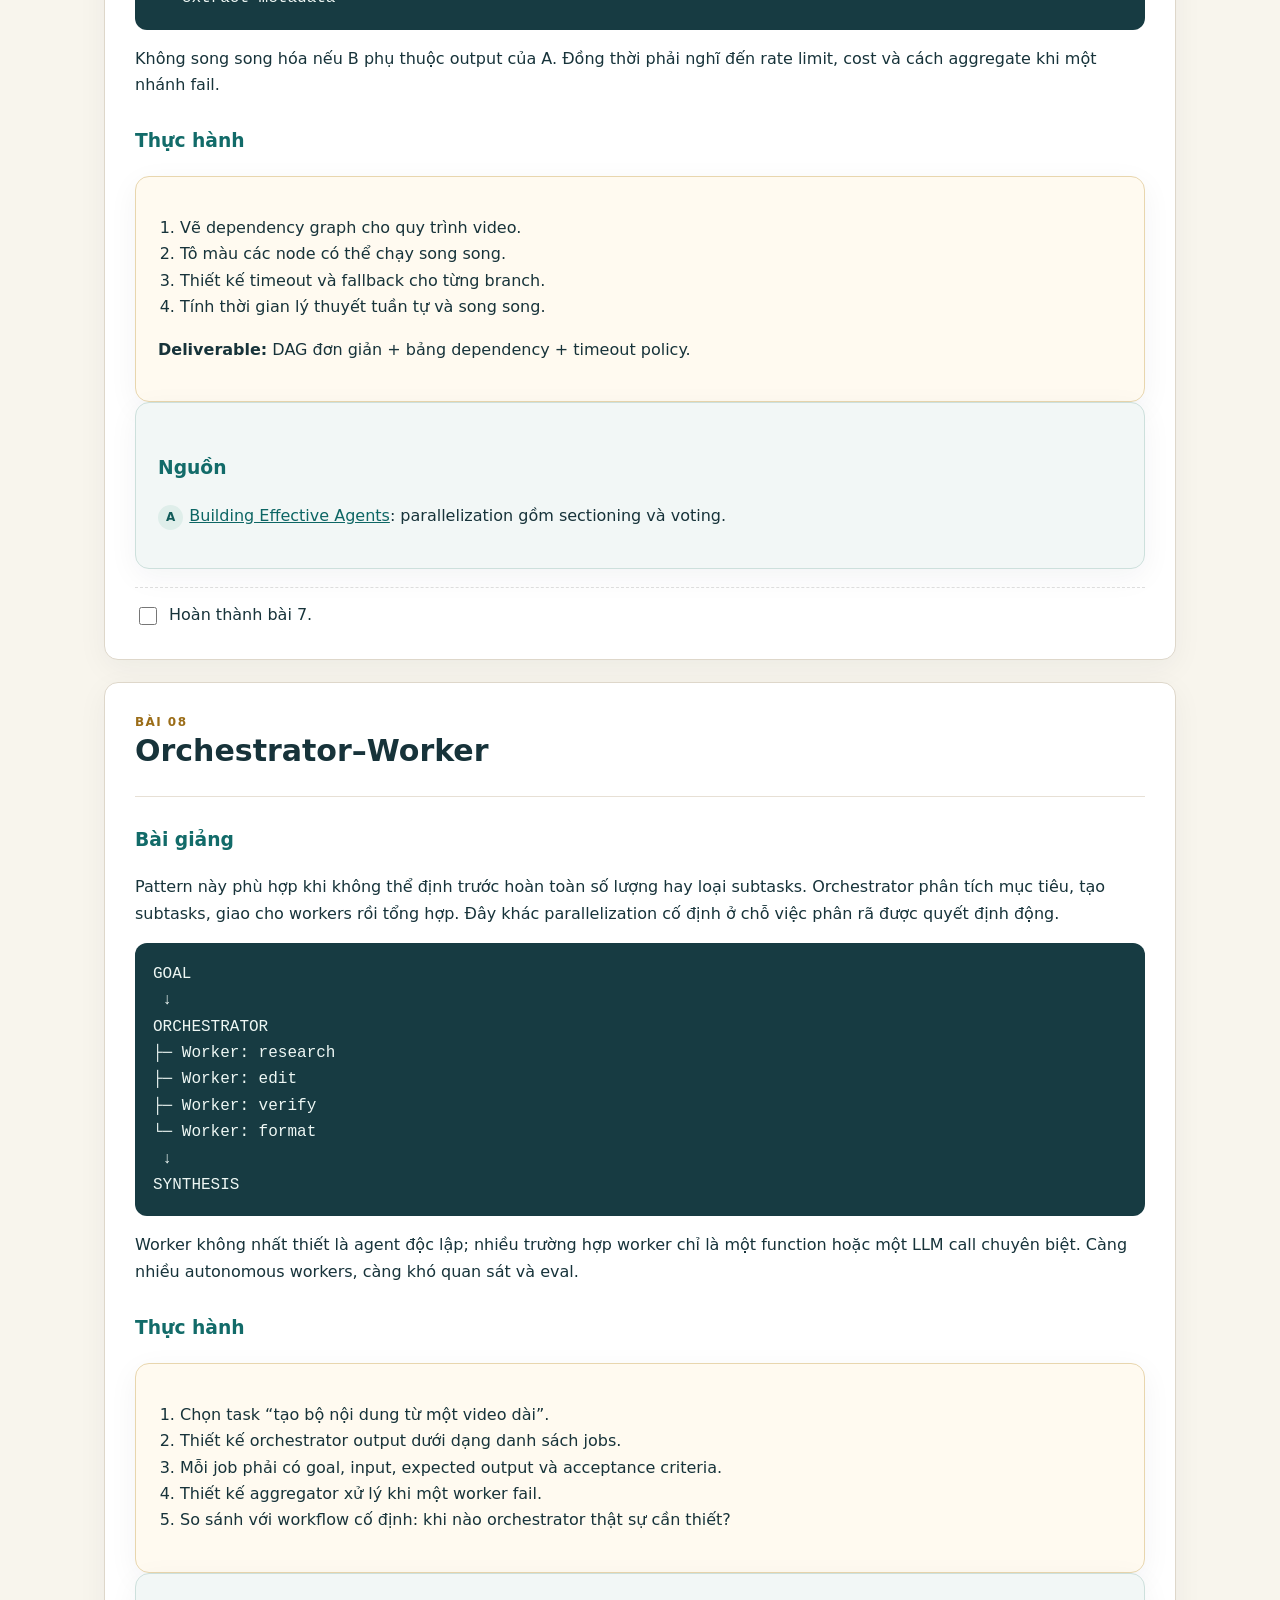
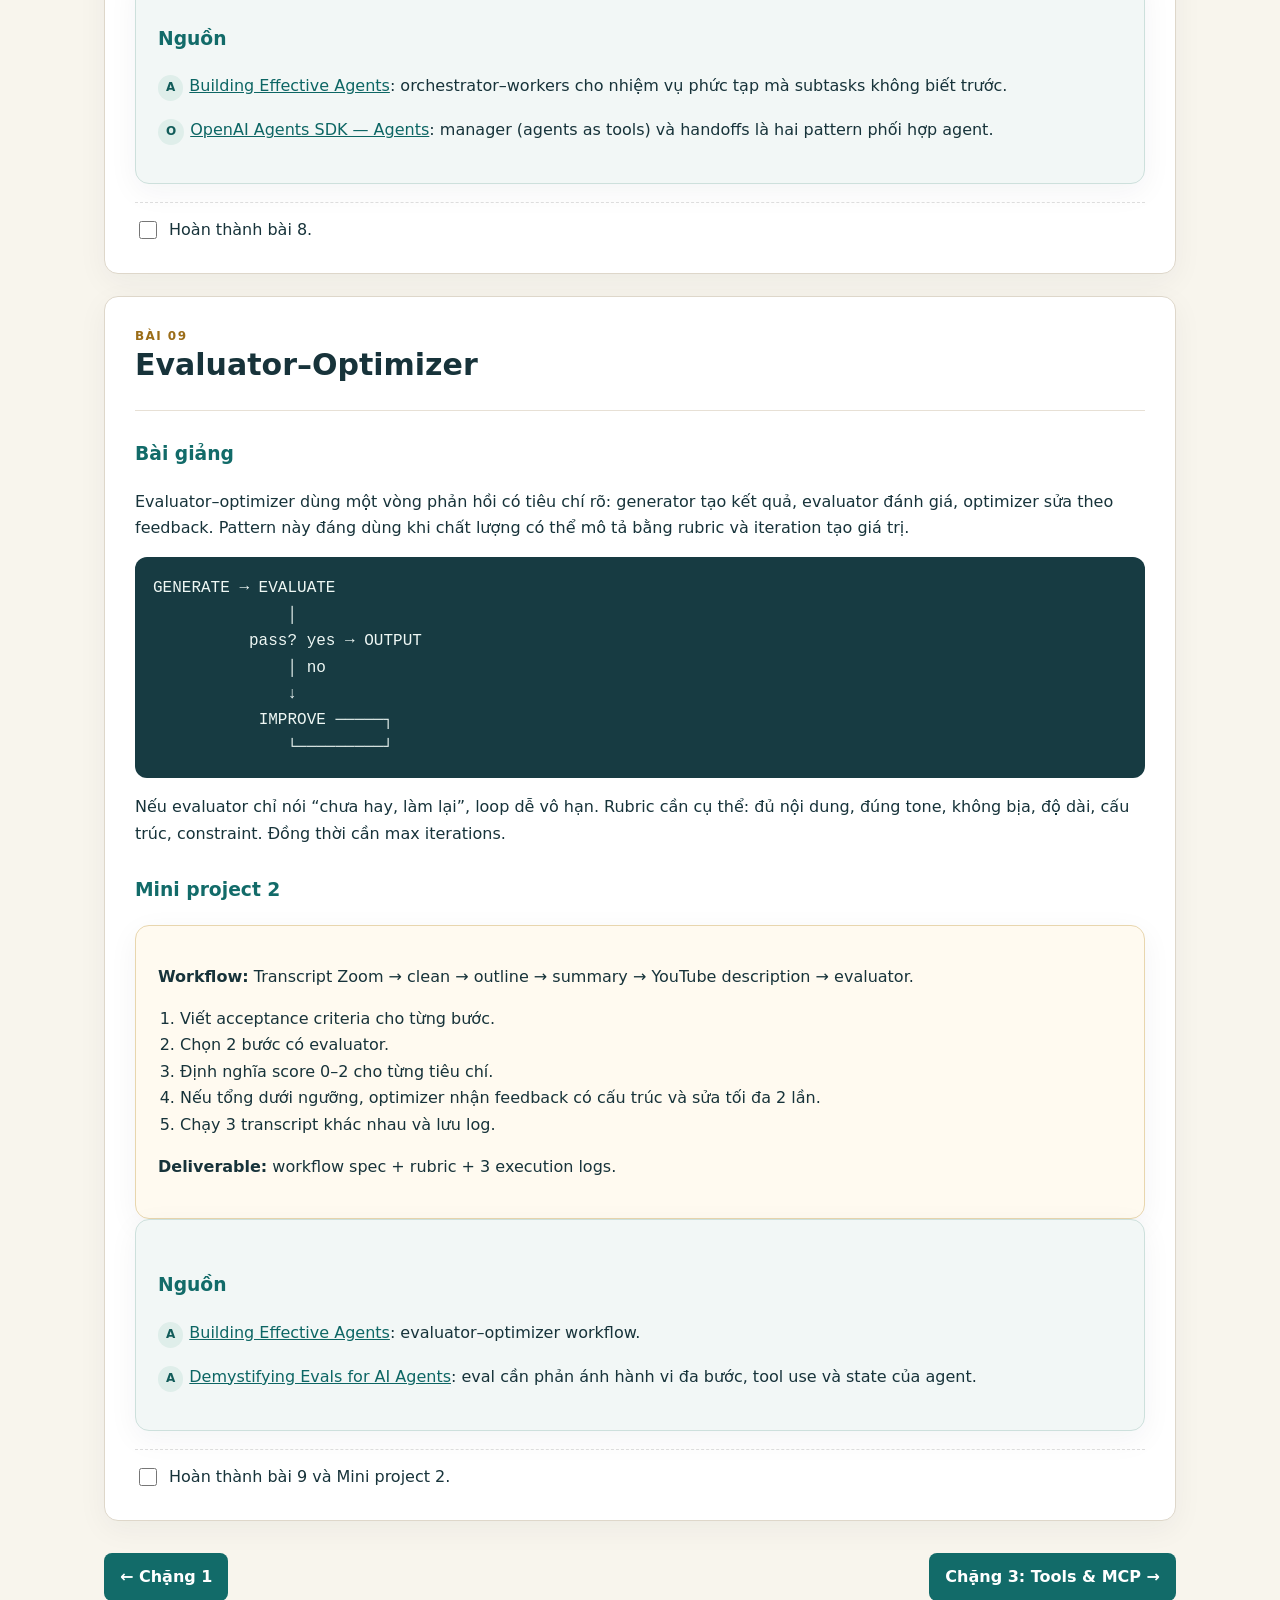
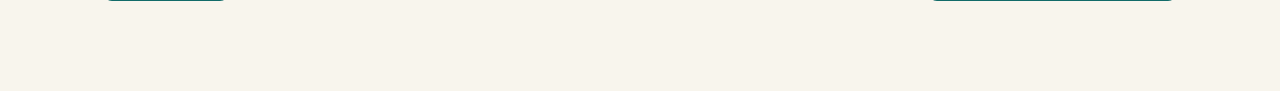
<file: stage-2.html>
<!DOCTYPE html><html lang="vi"><head><meta charset="UTF-8"><meta name="viewport" content="width=device-width,initial-scale=1"><title>Chặng 2 — Workflow Design</title><link rel="stylesheet" href="course.css"></head><body><div class="top"><div class="wrap"><a class="brand" href="course.html">← AI AGENT ARCHITECTURE</a><nav><a href="#bai5">Bài 5</a><a href="#bai6">Bài 6</a><a href="#bai7">Bài 7</a><a href="#bai8">Bài 8</a><a href="#bai9">Bài 9</a></nav></div></div><header class="hero2"><div class="wrap"><span class="badge">CHẶNG 02 • BÀI 5–9</span><h1>Workflow Design</h1><p>Học 5 pattern cốt lõi để biến một bài toán lớn thành hệ thống có thể kiểm soát, đánh giá và mở rộng.</p><div class="progress-label" data-progress-label></div><div class="progress"><span data-progress-bar></span></div></div></header><main class="section"><div class="wrap"><article class="lesson" id="bai5"><header><div class="stage-no">BÀI 05</div><h2>Prompt Chaining</h2></header><h3>Bài giảng</h3><p>Prompt chaining chia một nhiệm vụ thành chuỗi bước mà output bước trước trở thành input bước sau. Pattern này phù hợp khi ta biết trước các bước và mỗi bước có thể được tối ưu riêng. Thay vì yêu cầu một model “vừa làm sạch transcript, vừa tóm tắt, vừa viết mô tả YouTube”, ta tách thành các nhiệm vụ nhỏ hơn.</p><div class="diagram">RAW TRANSCRIPT
 → CLEAN
 → STRUCTURE
 → SUMMARY
 → YOUTUBE DESCRIPTION</div><p>Ưu điểm là dễ debug: nếu mô tả YouTube tệ, ta kiểm tra xem lỗi bắt đầu từ transcript sạch, cấu trúc hay bước viết cuối. Nhược điểm là latency tăng và lỗi ở bước đầu có thể lan xuống cuối. Vì vậy nên đặt validation gate tại các điểm quan trọng.</p><h3>Thực hành</h3><div class="exercise"><ol><li>Lấy một transcript thật dài 3–10 phút.</li><li>Thiết kế 4 prompt riêng: clean, extract outline, summarize, write description.</li><li>Định nghĩa output schema của từng bước.</li><li>Thêm gate sau bước clean: nếu transcript quá ngắn hoặc mất đoạn, dừng.</li><li>So sánh với một prompt “làm tất cả”.</li></ol><p><strong>Deliverable:</strong> sơ đồ pipeline + 4 prompt + schema + bảng so sánh chất lượng/latency.</p></div><div class="source-box"><h3>Nguồn</h3><p><span class="source-tag">A</span><a href="https://www.anthropic.com/engineering/building-effective-agents">Anthropic — Building Effective Agents</a>: Prompt chaining workflow, gates và điều kiện phù hợp.</p></div><label class="lesson-check"><input type="checkbox" data-lesson="5"> Hoàn thành bài 5.</label></article><article class="lesson" id="bai6"><header><div class="stage-no">BÀI 06</div><h2>Routing</h2></header><h3>Bài giảng</h3><p>Routing phân loại input rồi chuyển sang nhánh chuyên biệt. Giá trị lớn nhất của routing là tách concern: mỗi loại yêu cầu có prompt, tool và policy riêng thay vì ép một prompt khổng lồ xử lý tất cả.</p><div class="diagram">INPUT
  ↓
ROUTER
├─ transcript → text pipeline
├─ image      → vision pipeline
├─ video      → media pipeline
└─ unknown    → ask user / fallback</div><p>Router có thể là rule-based, classifier nhỏ hoặc LLM. Nếu phân loại dựa trên extension file thì không cần LLM. Nếu dựa trên ý định ngôn ngữ mơ hồ, LLM có thể phù hợp hơn. Luôn có fallback cho low confidence.</p><h3>Thực hành</h3><div class="exercise"><ol><li>Viết 20 yêu cầu người dùng cho Media Agent.</li><li>Tạo taxonomy 4–8 intent.</li><li>Định nghĩa route, confidence và fallback.</li><li>Viết 5 case cố tình mơ hồ.</li><li>Đánh giá: route đúng bao nhiêu/20?</li></ol><p><strong>Deliverable:</strong> intent taxonomy + router prompt/rules + confusion cases.</p></div><div class="source-box"><h3>Nguồn</h3><p><span class="source-tag">A</span><a href="https://www.anthropic.com/engineering/building-effective-agents">Building Effective Agents</a>: routing tách input thành các nhóm để downstream xử lý chuyên biệt.</p></div><label class="lesson-check"><input type="checkbox" data-lesson="6"> Hoàn thành bài 6.</label></article><article class="lesson" id="bai7"><header><div class="stage-no">BÀI 07</div><h2>Parallelization</h2></header><h3>Bài giảng</h3><p>Khi các subtasks độc lập, chạy tuần tự làm tăng latency không cần thiết. Parallelization thường có hai dạng: <strong>sectioning</strong> — tách một bài toán thành các phần độc lập; và <strong>voting</strong> — chạy nhiều lượt để có đa góc nhìn rồi tổng hợp.</p><div class="diagram">VIDEO INPUT
├─ transcribe audio ─┐
├─ detect scenes ────┼→ AGGREGATOR
└─ extract metadata ─┘</div><p>Không song song hóa nếu B phụ thuộc output của A. Đồng thời phải nghĩ đến rate limit, cost và cách aggregate khi một nhánh fail.</p><h3>Thực hành</h3><div class="exercise"><ol><li>Vẽ dependency graph cho quy trình video.</li><li>Tô màu các node có thể chạy song song.</li><li>Thiết kế timeout và fallback cho từng branch.</li><li>Tính thời gian lý thuyết tuần tự và song song.</li></ol><p><strong>Deliverable:</strong> DAG đơn giản + bảng dependency + timeout policy.</p></div><div class="source-box"><h3>Nguồn</h3><p><span class="source-tag">A</span><a href="https://www.anthropic.com/engineering/building-effective-agents">Building Effective Agents</a>: parallelization gồm sectioning và voting.</p></div><label class="lesson-check"><input type="checkbox" data-lesson="7"> Hoàn thành bài 7.</label></article><article class="lesson" id="bai8"><header><div class="stage-no">BÀI 08</div><h2>Orchestrator–Worker</h2></header><h3>Bài giảng</h3><p>Pattern này phù hợp khi không thể định trước hoàn toàn số lượng hay loại subtasks. Orchestrator phân tích mục tiêu, tạo subtasks, giao cho workers rồi tổng hợp. Đây khác parallelization cố định ở chỗ việc phân rã được quyết định động.</p><div class="diagram">GOAL
 ↓
ORCHESTRATOR
├─ Worker: research
├─ Worker: edit
├─ Worker: verify
└─ Worker: format
 ↓
SYNTHESIS</div><p>Worker không nhất thiết là agent độc lập; nhiều trường hợp worker chỉ là một function hoặc một LLM call chuyên biệt. Càng nhiều autonomous workers, càng khó quan sát và eval.</p><h3>Thực hành</h3><div class="exercise"><ol><li>Chọn task “tạo bộ nội dung từ một video dài”.</li><li>Thiết kế orchestrator output dưới dạng danh sách jobs.</li><li>Mỗi job phải có goal, input, expected output và acceptance criteria.</li><li>Thiết kế aggregator xử lý khi một worker fail.</li><li>So sánh với workflow cố định: khi nào orchestrator thật sự cần thiết?</li></ol></div><div class="source-box"><h3>Nguồn</h3><p><span class="source-tag">A</span><a href="https://www.anthropic.com/engineering/building-effective-agents">Building Effective Agents</a>: orchestrator–workers cho nhiệm vụ phức tạp mà subtasks không biết trước.</p><p><span class="source-tag">O</span><a href="https://openai.github.io/openai-agents-python/agents/">OpenAI Agents SDK — Agents</a>: manager (agents as tools) và handoffs là hai pattern phối hợp agent.</p></div><label class="lesson-check"><input type="checkbox" data-lesson="8"> Hoàn thành bài 8.</label></article><article class="lesson" id="bai9"><header><div class="stage-no">BÀI 09</div><h2>Evaluator–Optimizer</h2></header><h3>Bài giảng</h3><p>Evaluator–optimizer dùng một vòng phản hồi có tiêu chí rõ: generator tạo kết quả, evaluator đánh giá, optimizer sửa theo feedback. Pattern này đáng dùng khi chất lượng có thể mô tả bằng rubric và iteration tạo giá trị.</p><div class="diagram">GENERATE → EVALUATE
              │
          pass? yes → OUTPUT
              │ no
              ↓
           IMPROVE ─────┐
              └─────────┘</div><p>Nếu evaluator chỉ nói “chưa hay, làm lại”, loop dễ vô hạn. Rubric cần cụ thể: đủ nội dung, đúng tone, không bịa, độ dài, cấu trúc, constraint. Đồng thời cần max iterations.</p><h3>Mini project 2</h3><div class="exercise"><p><strong>Workflow:</strong> Transcript Zoom → clean → outline → summary → YouTube description → evaluator.</p><ol><li>Viết acceptance criteria cho từng bước.</li><li>Chọn 2 bước có evaluator.</li><li>Định nghĩa score 0–2 cho từng tiêu chí.</li><li>Nếu tổng dưới ngưỡng, optimizer nhận feedback có cấu trúc và sửa tối đa 2 lần.</li><li>Chạy 3 transcript khác nhau và lưu log.</li></ol><p><strong>Deliverable:</strong> workflow spec + rubric + 3 execution logs.</p></div><div class="source-box"><h3>Nguồn</h3><p><span class="source-tag">A</span><a href="https://www.anthropic.com/engineering/building-effective-agents">Building Effective Agents</a>: evaluator–optimizer workflow.</p><p><span class="source-tag">A</span><a href="https://www.anthropic.com/engineering/demystifying-evals-for-ai-agents">Demystifying Evals for AI Agents</a>: eval cần phản ánh hành vi đa bước, tool use và state của agent.</p></div><label class="lesson-check"><input type="checkbox" data-lesson="9"> Hoàn thành bài 9 và Mini project 2.</label></article><div class="course-nav"><a href="stage-1.html">← Chặng 1</a><a href="stage-3.html">Chặng 3: Tools & MCP →</a></div></div></main><script src="course.js"></script></body></html>
</file>
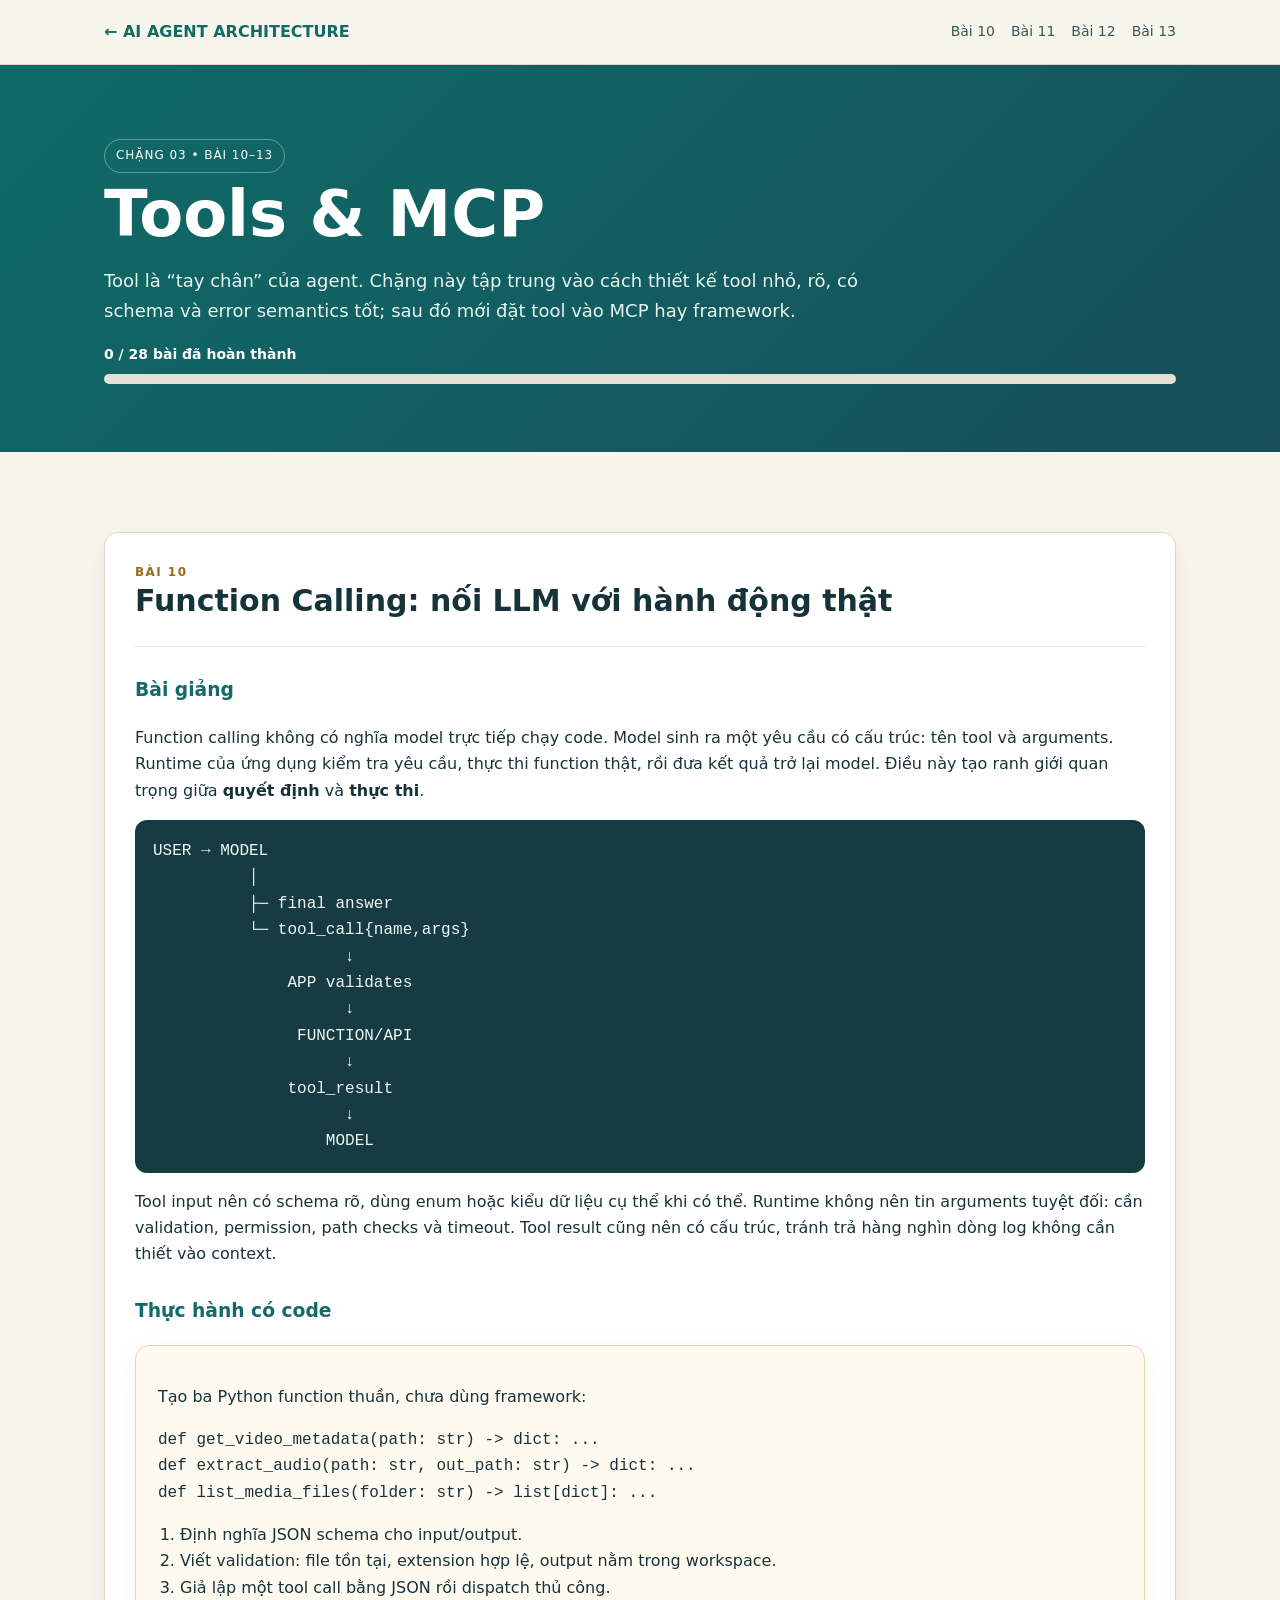
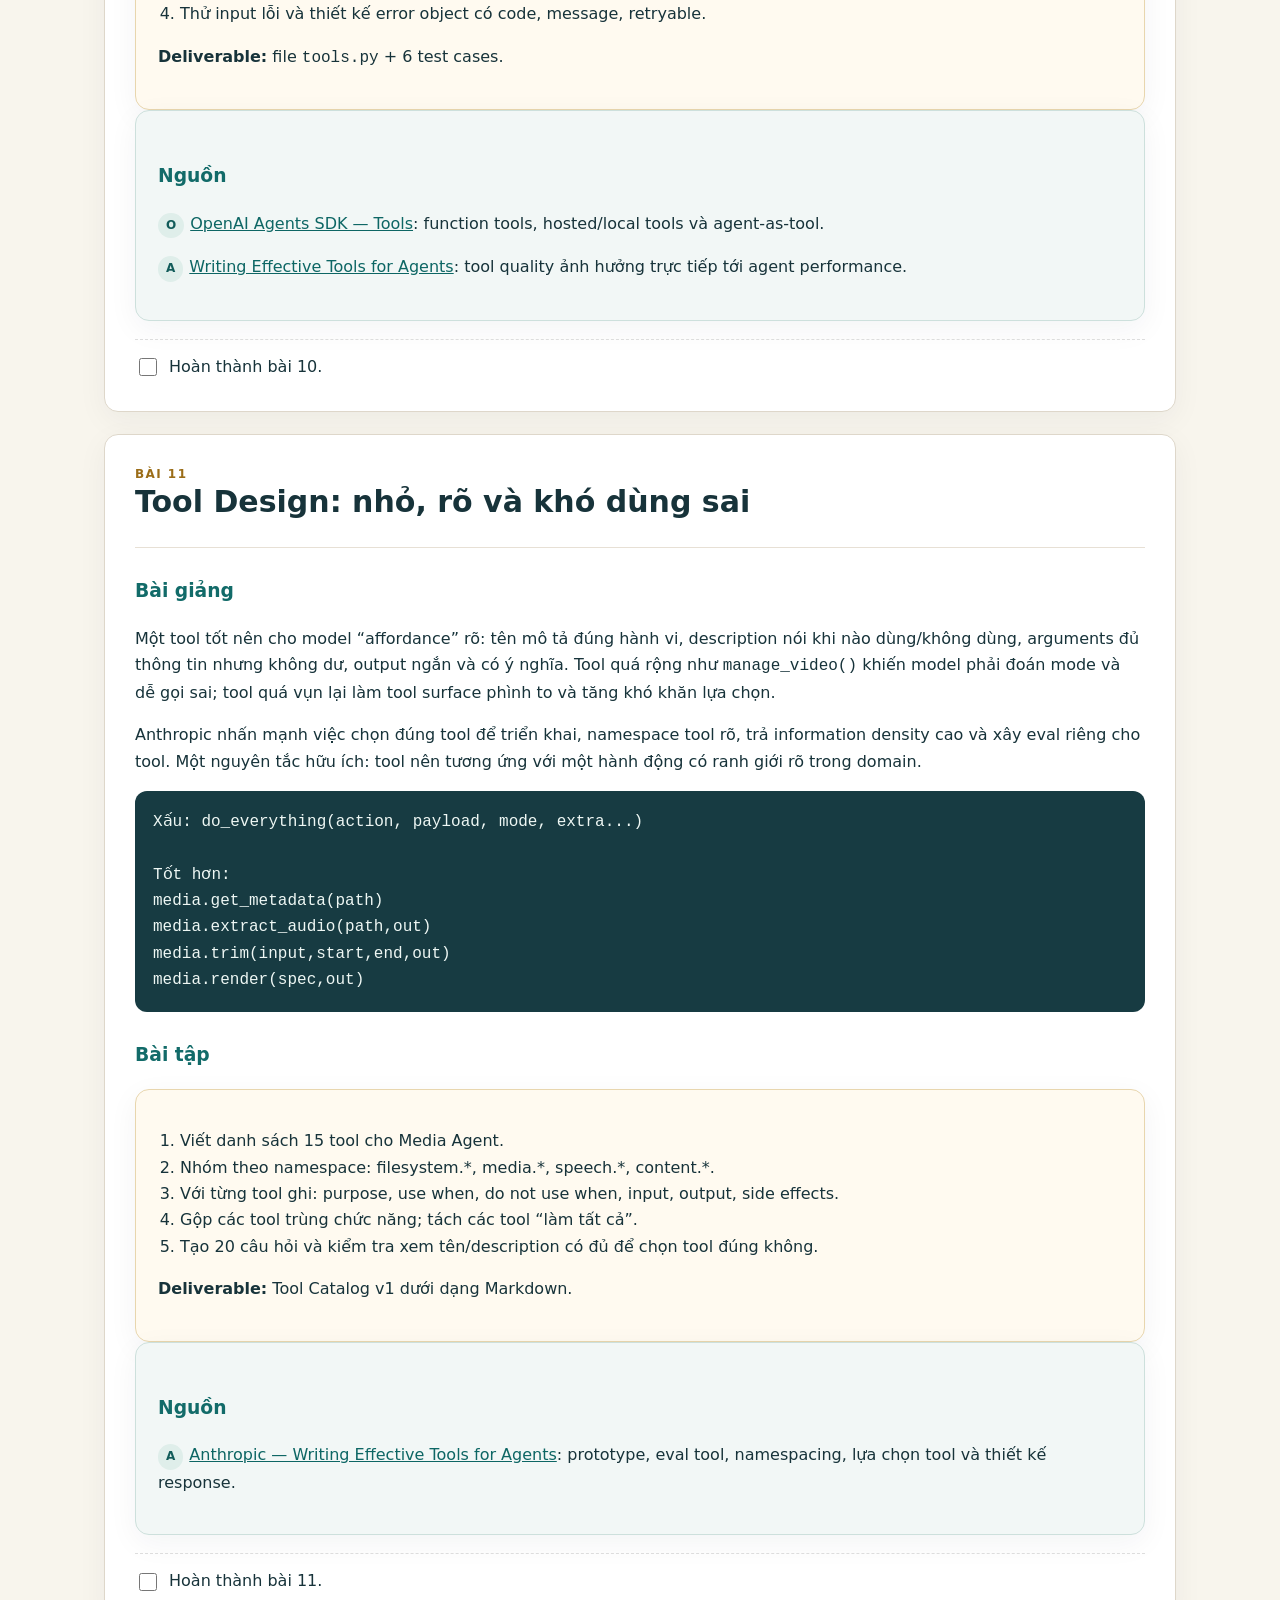
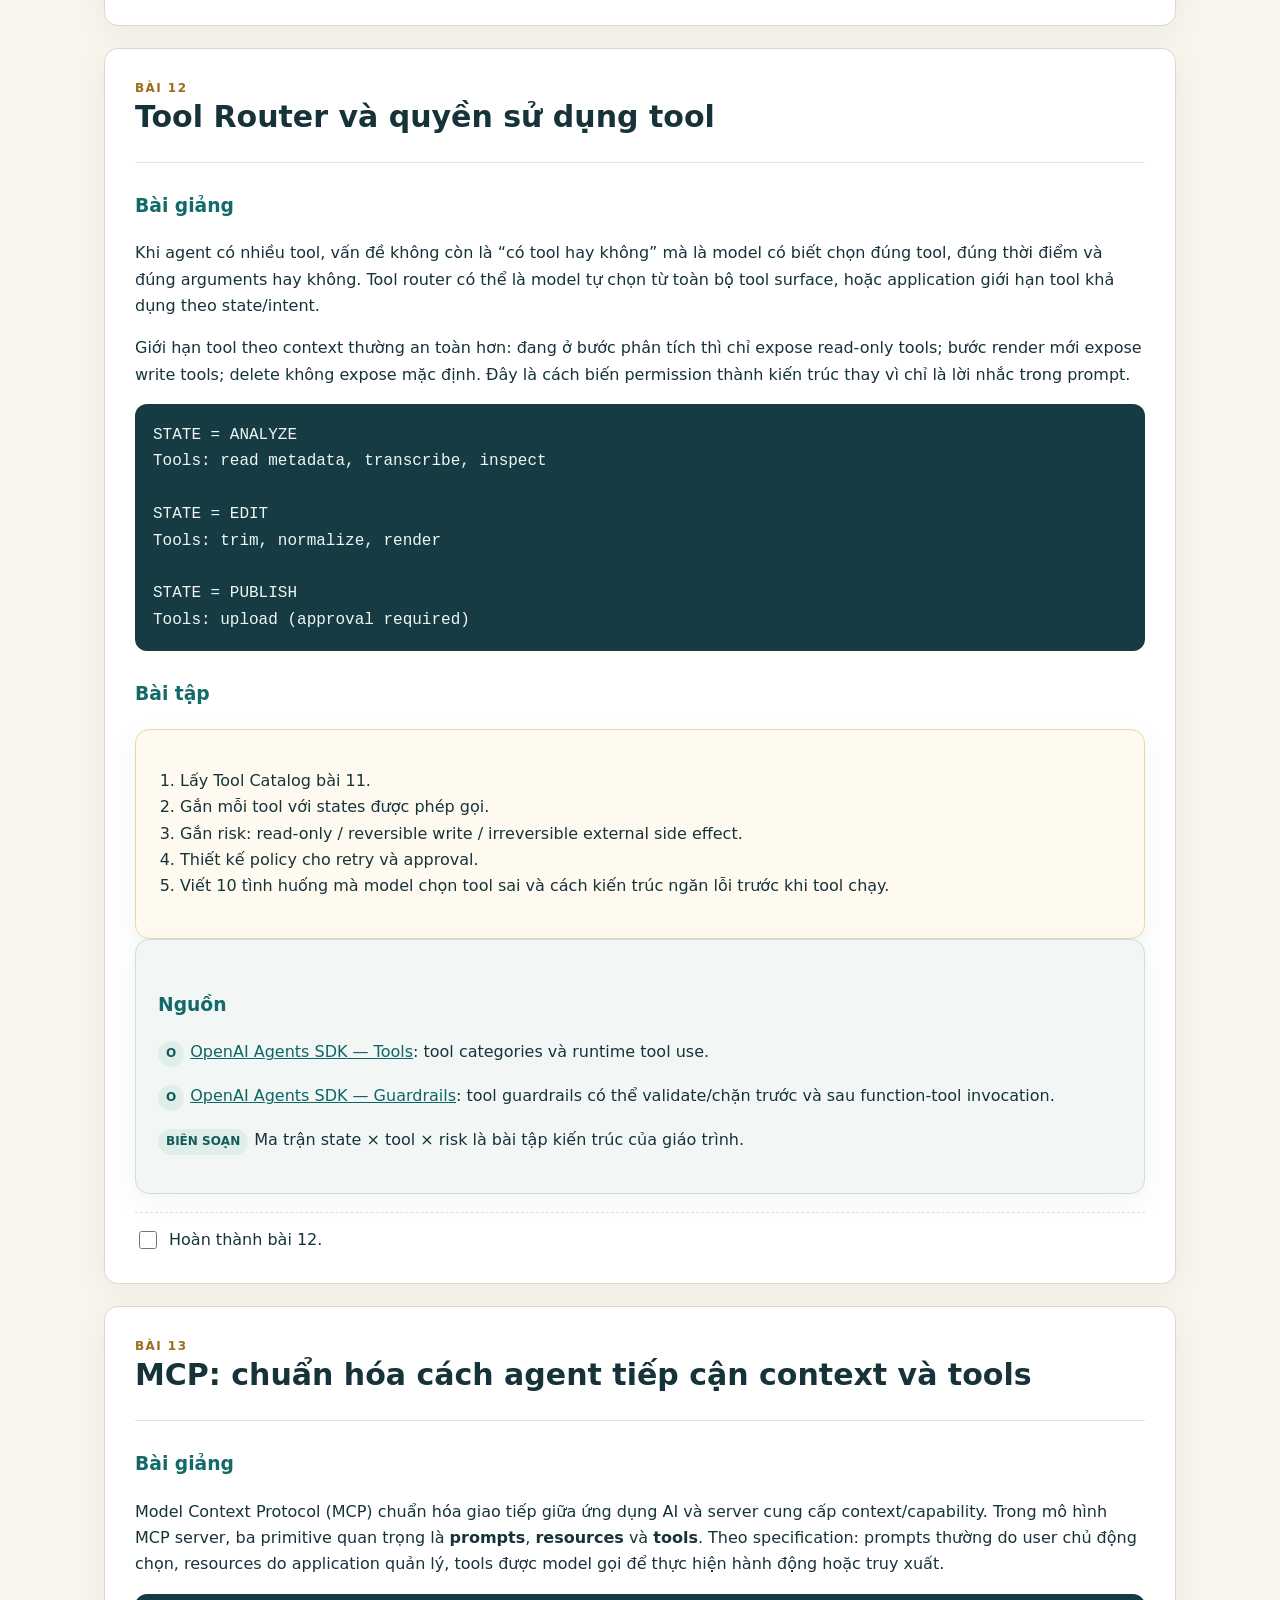
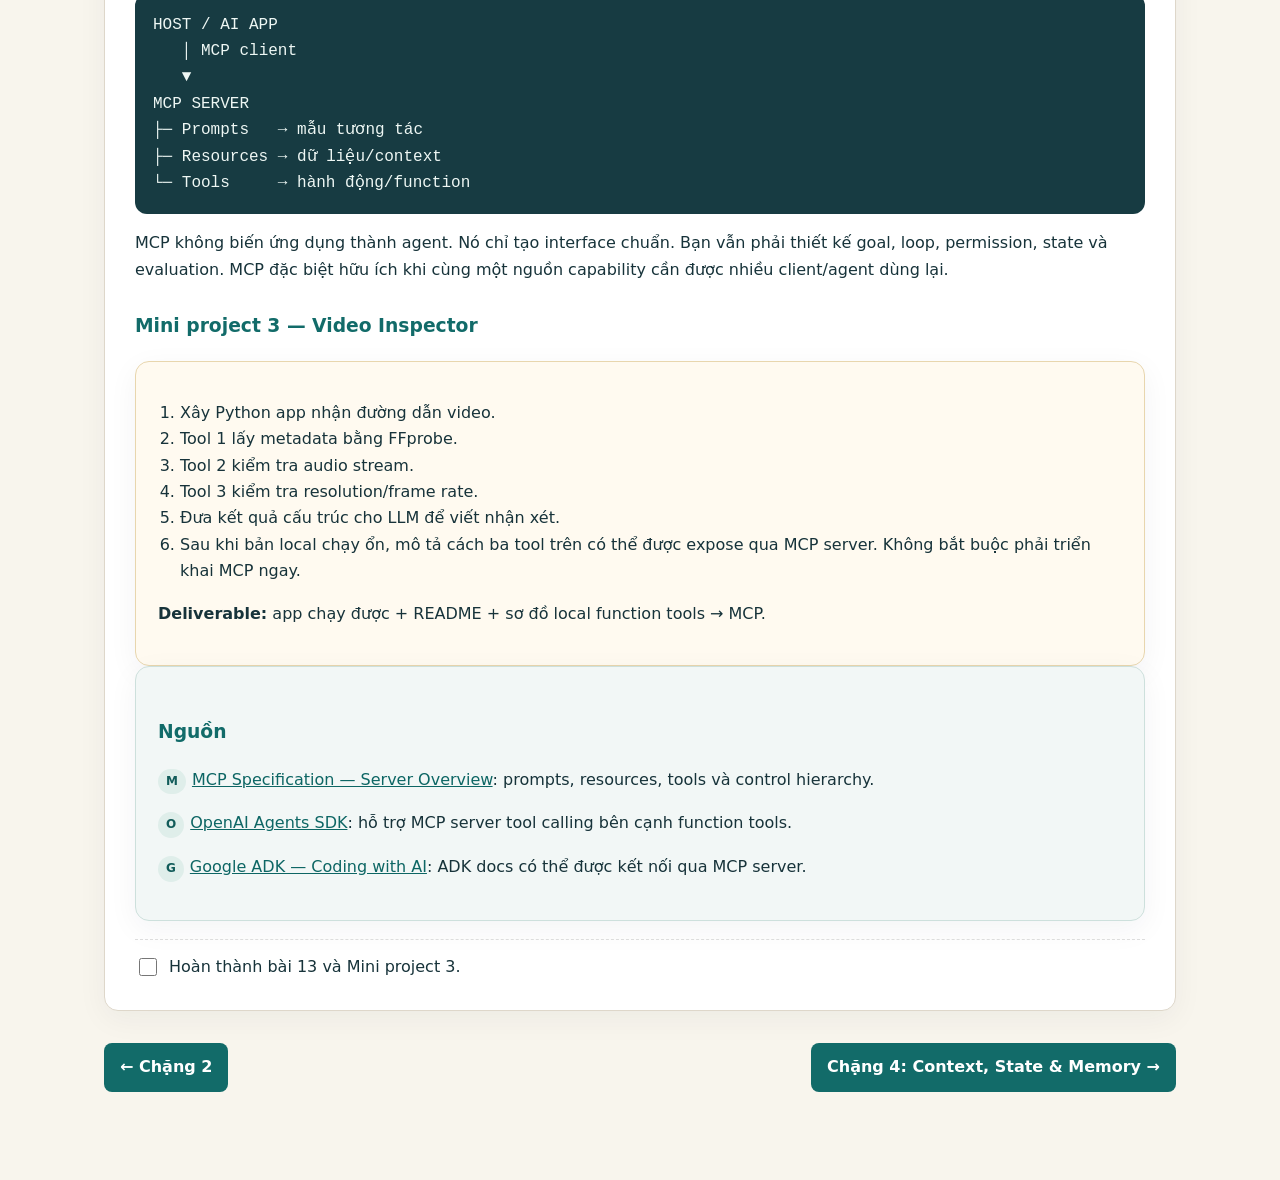
<file: stage-3.html>
<!DOCTYPE html><html lang="vi"><head><meta charset="UTF-8"><meta name="viewport" content="width=device-width,initial-scale=1"><title>Chặng 3 — Tools & MCP</title><link rel="stylesheet" href="course.css"></head><body><div class="top"><div class="wrap"><a class="brand" href="course.html">← AI AGENT ARCHITECTURE</a><nav><a href="#bai10">Bài 10</a><a href="#bai11">Bài 11</a><a href="#bai12">Bài 12</a><a href="#bai13">Bài 13</a></nav></div></div><header class="hero2"><div class="wrap"><span class="badge">CHẶNG 03 • BÀI 10–13</span><h1>Tools & MCP</h1><p>Tool là “tay chân” của agent. Chặng này tập trung vào cách thiết kế tool nhỏ, rõ, có schema và error semantics tốt; sau đó mới đặt tool vào MCP hay framework.</p><div class="progress-label" data-progress-label></div><div class="progress"><span data-progress-bar></span></div></div></header><main class="section"><div class="wrap"><article class="lesson" id="bai10"><header><div class="stage-no">BÀI 10</div><h2>Function Calling: nối LLM với hành động thật</h2></header><h3>Bài giảng</h3><p>Function calling không có nghĩa model trực tiếp chạy code. Model sinh ra một yêu cầu có cấu trúc: tên tool và arguments. Runtime của ứng dụng kiểm tra yêu cầu, thực thi function thật, rồi đưa kết quả trở lại model. Điều này tạo ranh giới quan trọng giữa <strong>quyết định</strong> và <strong>thực thi</strong>.</p><div class="diagram">USER → MODEL
          │
          ├─ final answer
          └─ tool_call{name,args}
                    ↓
              APP validates
                    ↓
               FUNCTION/API
                    ↓
              tool_result
                    ↓
                  MODEL</div><p>Tool input nên có schema rõ, dùng enum hoặc kiểu dữ liệu cụ thể khi có thể. Runtime không nên tin arguments tuyệt đối: cần validation, permission, path checks và timeout. Tool result cũng nên có cấu trúc, tránh trả hàng nghìn dòng log không cần thiết vào context.</p><h3>Thực hành có code</h3><div class="exercise"><p>Tạo ba Python function thuần, chưa dùng framework:</p><pre>def get_video_metadata(path: str) -> dict: ...
def extract_audio(path: str, out_path: str) -> dict: ...
def list_media_files(folder: str) -> list[dict]: ...</pre><ol><li>Định nghĩa JSON schema cho input/output.</li><li>Viết validation: file tồn tại, extension hợp lệ, output nằm trong workspace.</li><li>Giả lập một tool call bằng JSON rồi dispatch thủ công.</li><li>Thử input lỗi và thiết kế error object có code, message, retryable.</li></ol><p><strong>Deliverable:</strong> file <code>tools.py</code> + 6 test cases.</p></div><div class="source-box"><h3>Nguồn</h3><p><span class="source-tag">O</span><a href="https://openai.github.io/openai-agents-python/tools/">OpenAI Agents SDK — Tools</a>: function tools, hosted/local tools và agent-as-tool.</p><p><span class="source-tag">A</span><a href="https://www.anthropic.com/engineering/writing-tools-for-agents">Writing Effective Tools for Agents</a>: tool quality ảnh hưởng trực tiếp tới agent performance.</p></div><label class="lesson-check"><input type="checkbox" data-lesson="10"> Hoàn thành bài 10.</label></article><article class="lesson" id="bai11"><header><div class="stage-no">BÀI 11</div><h2>Tool Design: nhỏ, rõ và khó dùng sai</h2></header><h3>Bài giảng</h3><p>Một tool tốt nên cho model “affordance” rõ: tên mô tả đúng hành vi, description nói khi nào dùng/không dùng, arguments đủ thông tin nhưng không dư, output ngắn và có ý nghĩa. Tool quá rộng như <code>manage_video()</code> khiến model phải đoán mode và dễ gọi sai; tool quá vụn lại làm tool surface phình to và tăng khó khăn lựa chọn.</p><p>Anthropic nhấn mạnh việc chọn đúng tool để triển khai, namespace tool rõ, trả information density cao và xây eval riêng cho tool. Một nguyên tắc hữu ích: tool nên tương ứng với một hành động có ranh giới rõ trong domain.</p><div class="diagram">Xấu: do_everything(action, payload, mode, extra...)

Tốt hơn:
media.get_metadata(path)
media.extract_audio(path,out)
media.trim(input,start,end,out)
media.render(spec,out)</div><h3>Bài tập</h3><div class="exercise"><ol><li>Viết danh sách 15 tool cho Media Agent.</li><li>Nhóm theo namespace: filesystem.*, media.*, speech.*, content.*.</li><li>Với từng tool ghi: purpose, use when, do not use when, input, output, side effects.</li><li>Gộp các tool trùng chức năng; tách các tool “làm tất cả”.</li><li>Tạo 20 câu hỏi và kiểm tra xem tên/description có đủ để chọn tool đúng không.</li></ol><p><strong>Deliverable:</strong> Tool Catalog v1 dưới dạng Markdown.</p></div><div class="source-box"><h3>Nguồn</h3><p><span class="source-tag">A</span><a href="https://www.anthropic.com/engineering/writing-tools-for-agents">Anthropic — Writing Effective Tools for Agents</a>: prototype, eval tool, namespacing, lựa chọn tool và thiết kế response.</p></div><label class="lesson-check"><input type="checkbox" data-lesson="11"> Hoàn thành bài 11.</label></article><article class="lesson" id="bai12"><header><div class="stage-no">BÀI 12</div><h2>Tool Router và quyền sử dụng tool</h2></header><h3>Bài giảng</h3><p>Khi agent có nhiều tool, vấn đề không còn là “có tool hay không” mà là model có biết chọn đúng tool, đúng thời điểm và đúng arguments hay không. Tool router có thể là model tự chọn từ toàn bộ tool surface, hoặc application giới hạn tool khả dụng theo state/intent.</p><p>Giới hạn tool theo context thường an toàn hơn: đang ở bước phân tích thì chỉ expose read-only tools; bước render mới expose write tools; delete không expose mặc định. Đây là cách biến permission thành kiến trúc thay vì chỉ là lời nhắc trong prompt.</p><div class="diagram">STATE = ANALYZE
Tools: read metadata, transcribe, inspect

STATE = EDIT
Tools: trim, normalize, render

STATE = PUBLISH
Tools: upload (approval required)</div><h3>Bài tập</h3><div class="exercise"><ol><li>Lấy Tool Catalog bài 11.</li><li>Gắn mỗi tool với states được phép gọi.</li><li>Gắn risk: read-only / reversible write / irreversible external side effect.</li><li>Thiết kế policy cho retry và approval.</li><li>Viết 10 tình huống mà model chọn tool sai và cách kiến trúc ngăn lỗi trước khi tool chạy.</li></ol></div><div class="source-box"><h3>Nguồn</h3><p><span class="source-tag">O</span><a href="https://openai.github.io/openai-agents-python/tools/">OpenAI Agents SDK — Tools</a>: tool categories và runtime tool use.</p><p><span class="source-tag">O</span><a href="https://openai.github.io/openai-agents-js/guides/guardrails/">OpenAI Agents SDK — Guardrails</a>: tool guardrails có thể validate/chặn trước và sau function-tool invocation.</p><p><span class="source-tag">BIÊN SOẠN</span>Ma trận state × tool × risk là bài tập kiến trúc của giáo trình.</p></div><label class="lesson-check"><input type="checkbox" data-lesson="12"> Hoàn thành bài 12.</label></article><article class="lesson" id="bai13"><header><div class="stage-no">BÀI 13</div><h2>MCP: chuẩn hóa cách agent tiếp cận context và tools</h2></header><h3>Bài giảng</h3><p>Model Context Protocol (MCP) chuẩn hóa giao tiếp giữa ứng dụng AI và server cung cấp context/capability. Trong mô hình MCP server, ba primitive quan trọng là <strong>prompts</strong>, <strong>resources</strong> và <strong>tools</strong>. Theo specification: prompts thường do user chủ động chọn, resources do application quản lý, tools được model gọi để thực hiện hành động hoặc truy xuất.</p><div class="diagram">HOST / AI APP
   │ MCP client
   ▼
MCP SERVER
├─ Prompts   → mẫu tương tác
├─ Resources → dữ liệu/context
└─ Tools     → hành động/function</div><p>MCP không biến ứng dụng thành agent. Nó chỉ tạo interface chuẩn. Bạn vẫn phải thiết kế goal, loop, permission, state và evaluation. MCP đặc biệt hữu ích khi cùng một nguồn capability cần được nhiều client/agent dùng lại.</p><h3>Mini project 3 — Video Inspector</h3><div class="exercise"><ol><li>Xây Python app nhận đường dẫn video.</li><li>Tool 1 lấy metadata bằng FFprobe.</li><li>Tool 2 kiểm tra audio stream.</li><li>Tool 3 kiểm tra resolution/frame rate.</li><li>Đưa kết quả cấu trúc cho LLM để viết nhận xét.</li><li>Sau khi bản local chạy ổn, mô tả cách ba tool trên có thể được expose qua MCP server. Không bắt buộc phải triển khai MCP ngay.</li></ol><p><strong>Deliverable:</strong> app chạy được + README + sơ đồ local function tools → MCP.</p></div><div class="source-box"><h3>Nguồn</h3><p><span class="source-tag">M</span><a href="https://modelcontextprotocol.io/specification/2025-03-26/server/index">MCP Specification — Server Overview</a>: prompts, resources, tools và control hierarchy.</p><p><span class="source-tag">O</span><a href="https://openai.github.io/openai-agents-python/">OpenAI Agents SDK</a>: hỗ trợ MCP server tool calling bên cạnh function tools.</p><p><span class="source-tag">G</span><a href="https://google.github.io/adk-docs/tutorials/coding-with-ai/">Google ADK — Coding with AI</a>: ADK docs có thể được kết nối qua MCP server.</p></div><label class="lesson-check"><input type="checkbox" data-lesson="13"> Hoàn thành bài 13 và Mini project 3.</label></article><div class="course-nav"><a href="stage-2.html">← Chặng 2</a><a href="stage-4.html">Chặng 4: Context, State & Memory →</a></div></div></main><script src="course.js"></script></body></html>
</file>
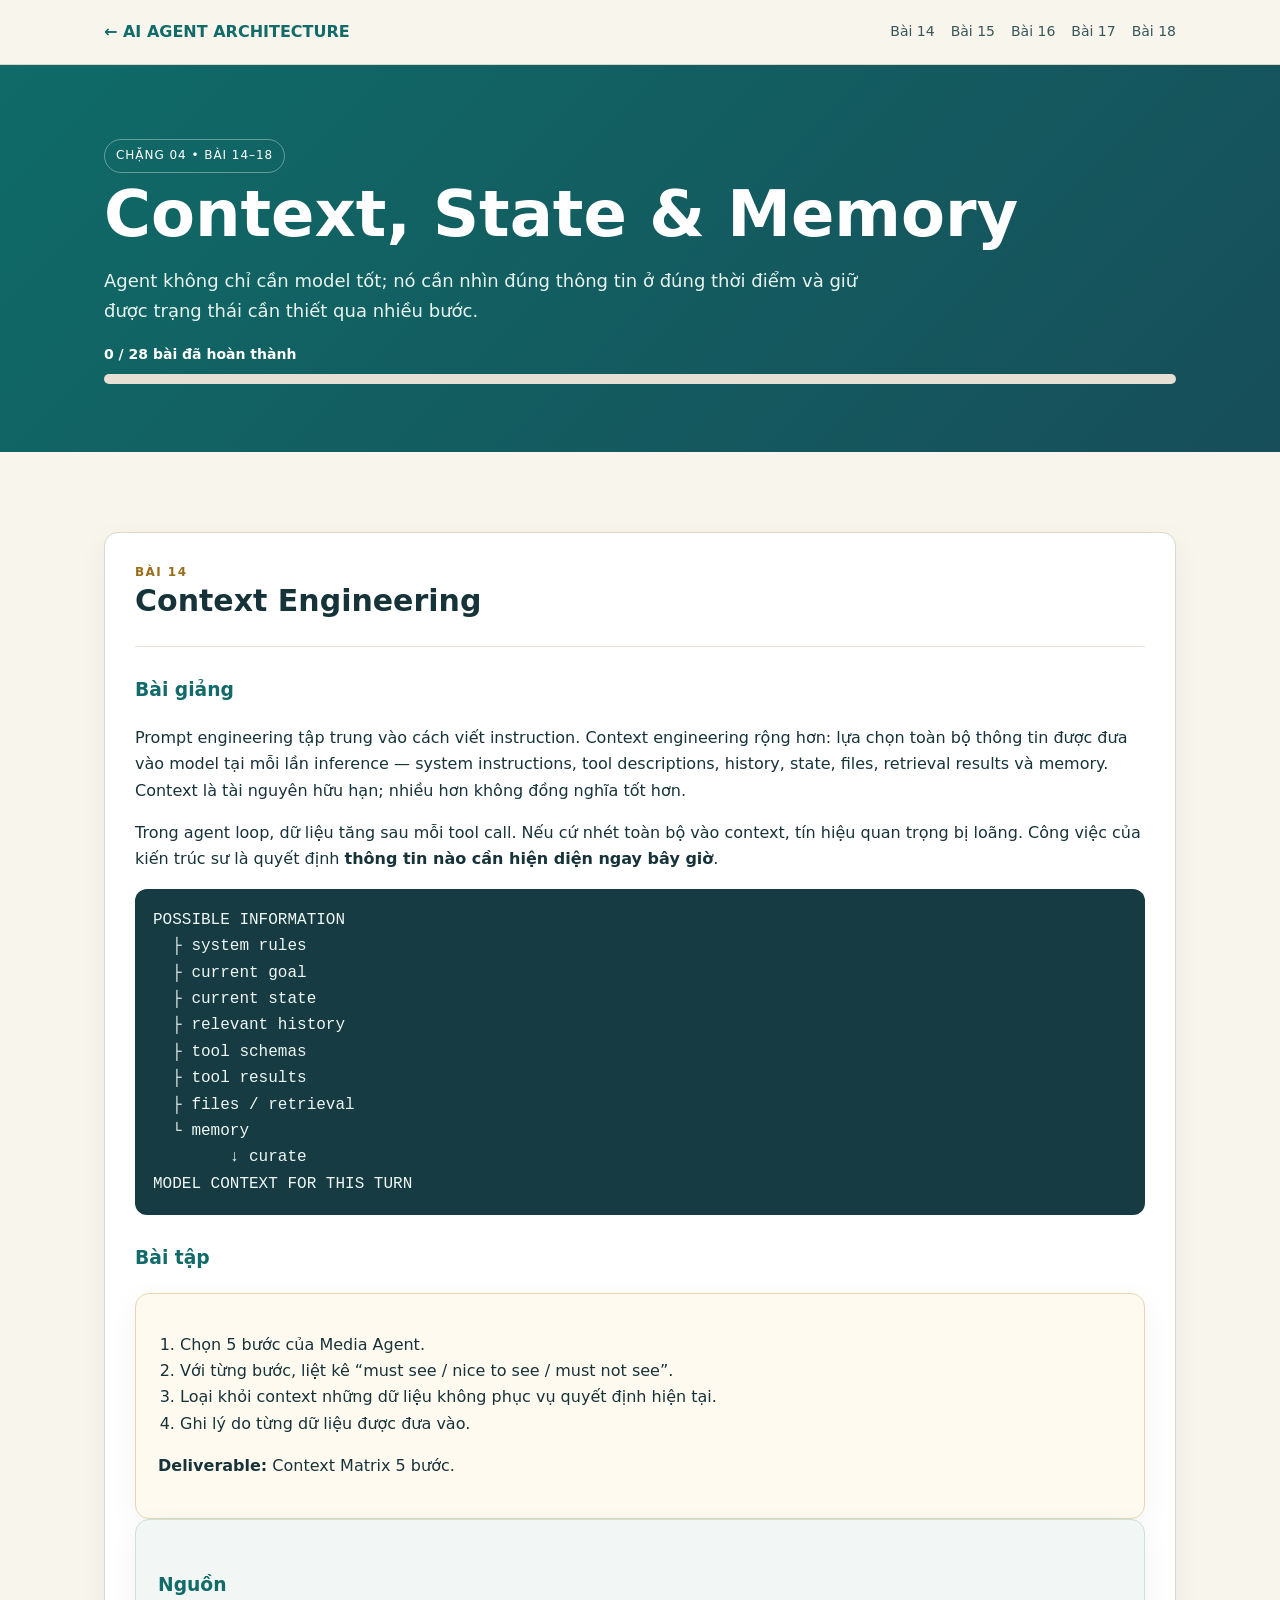
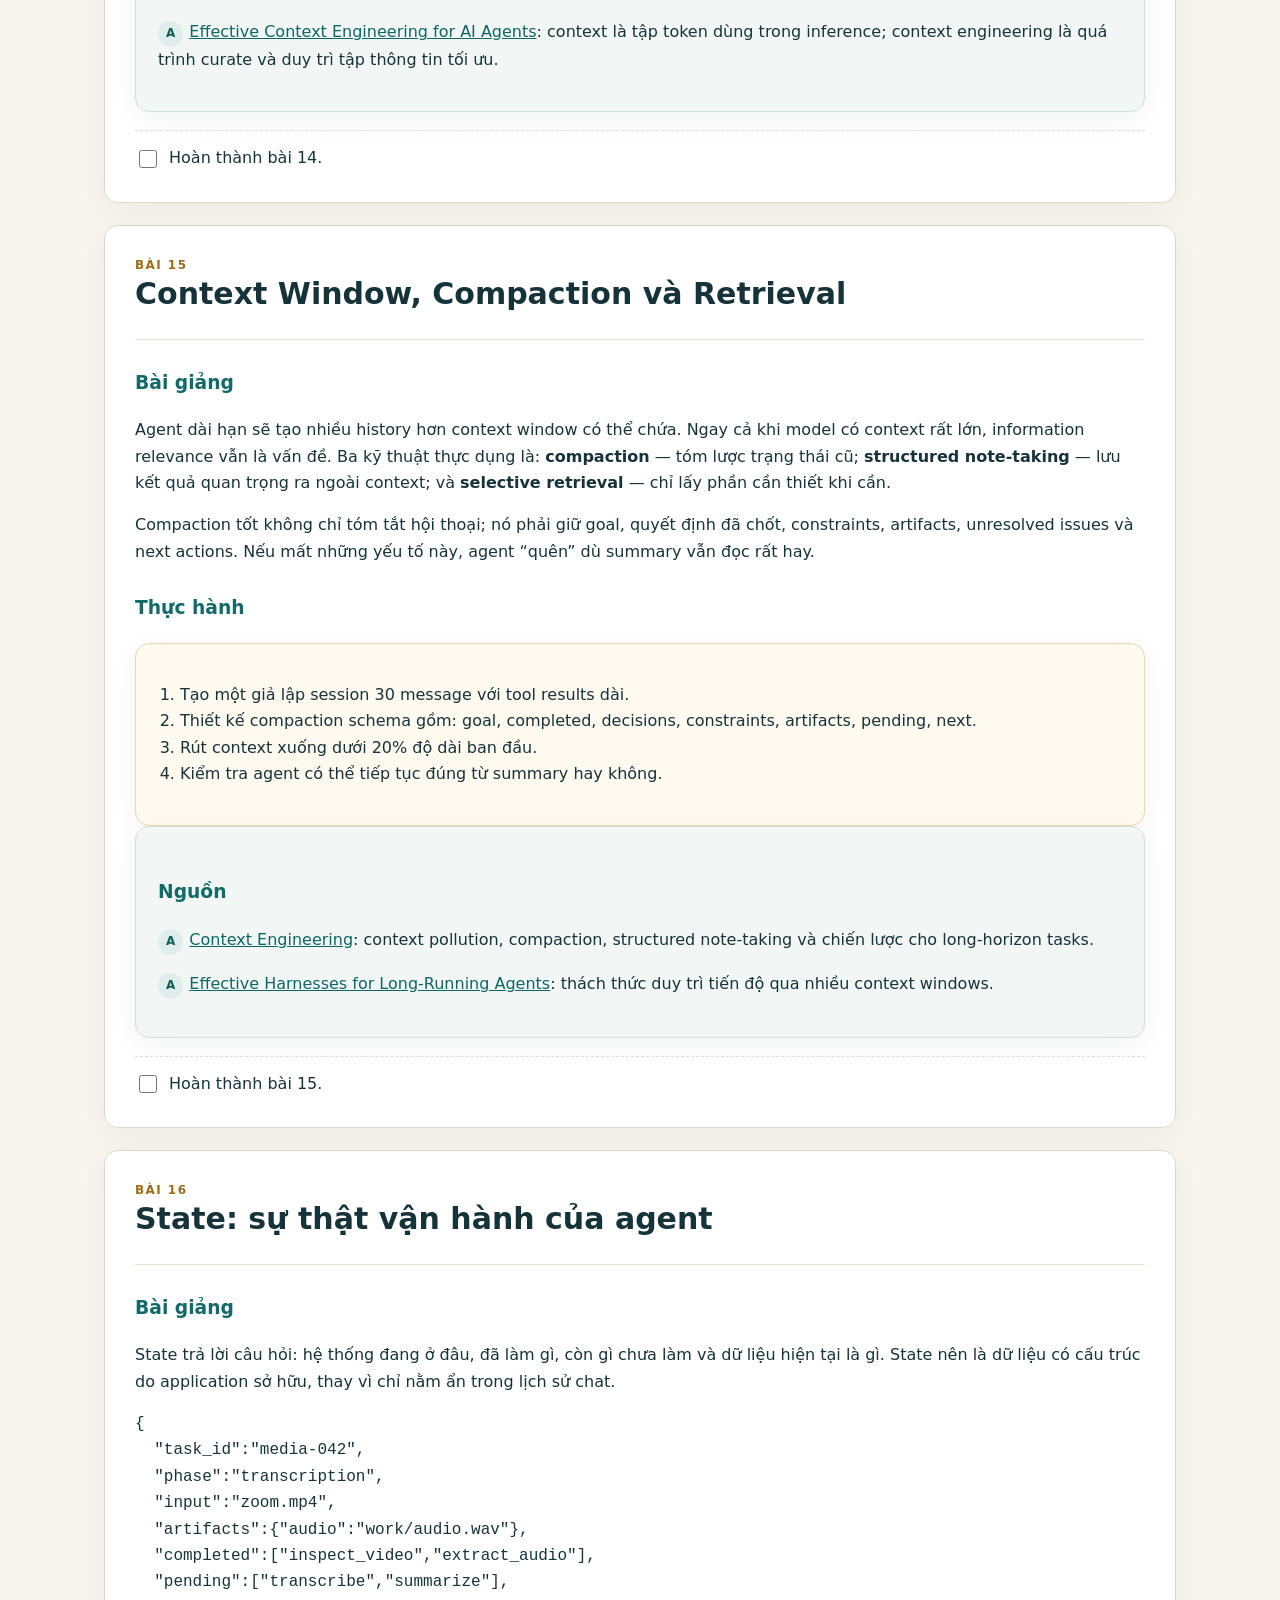
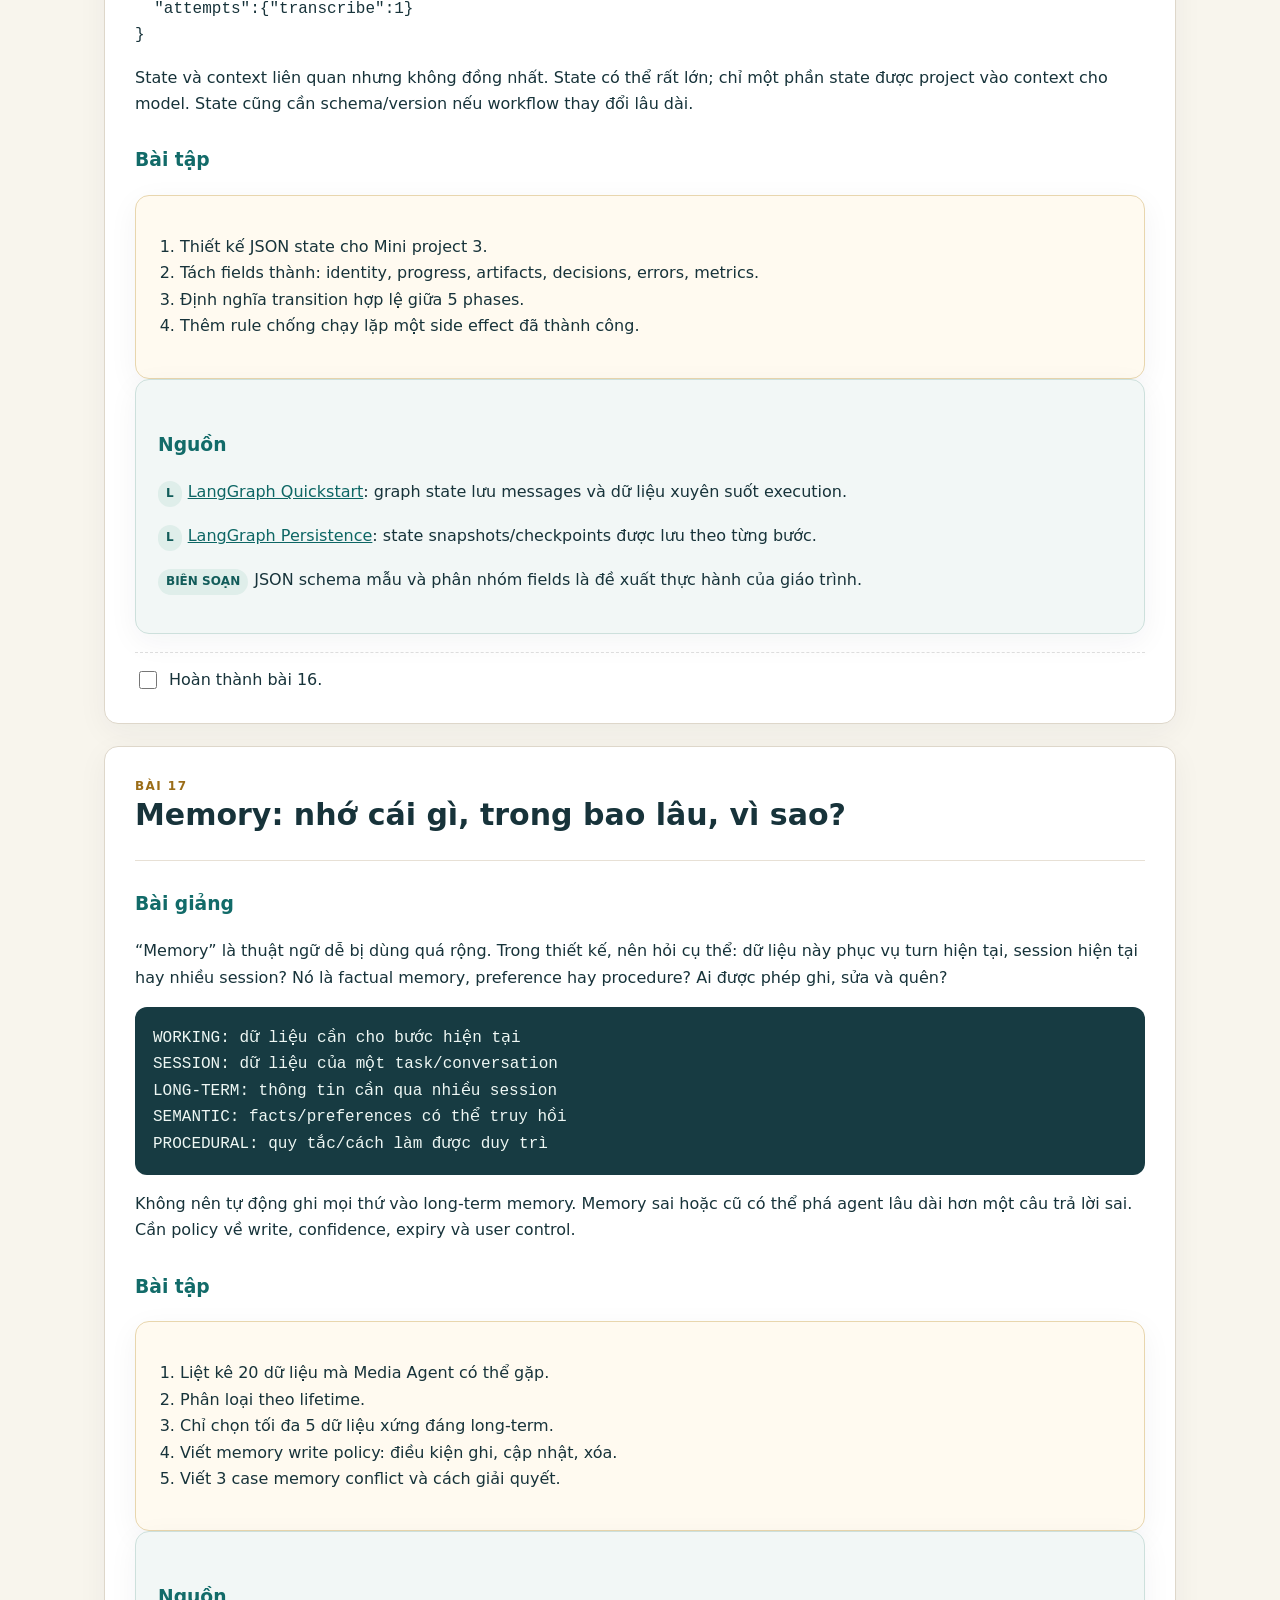
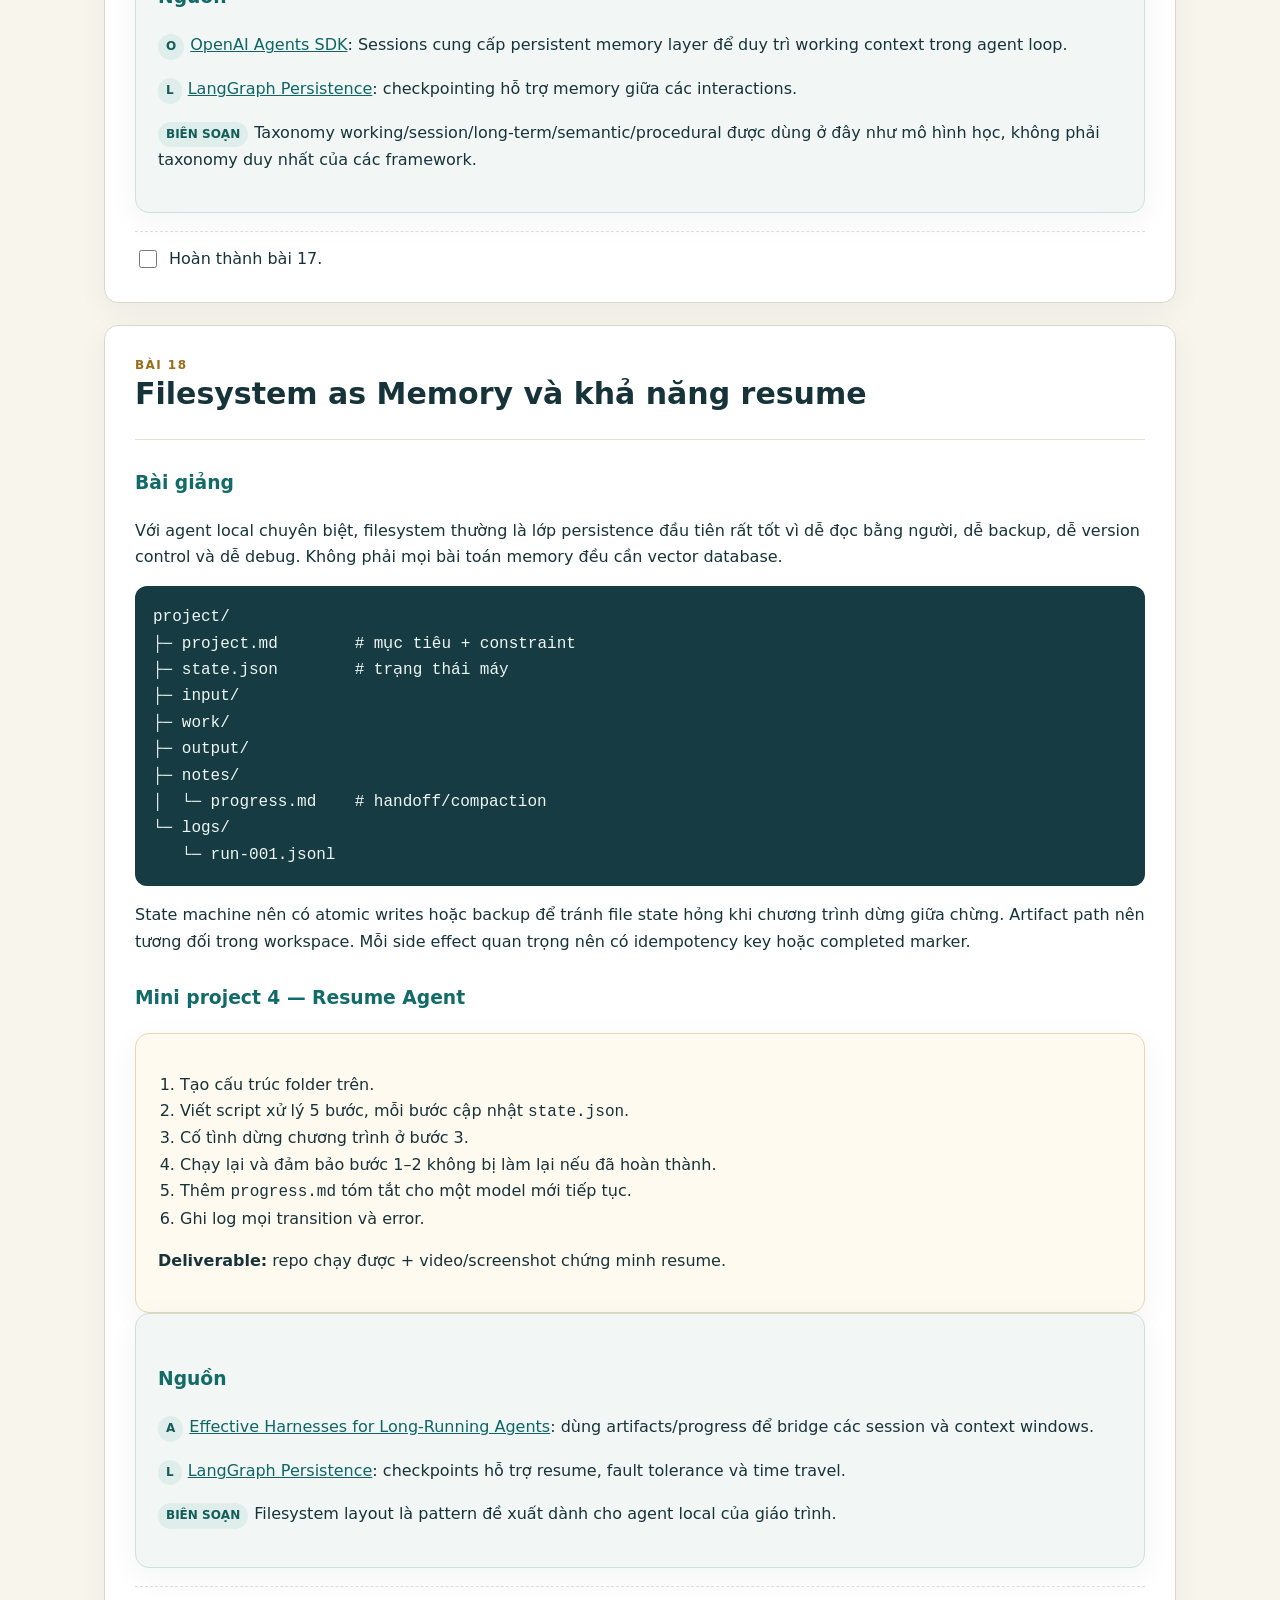
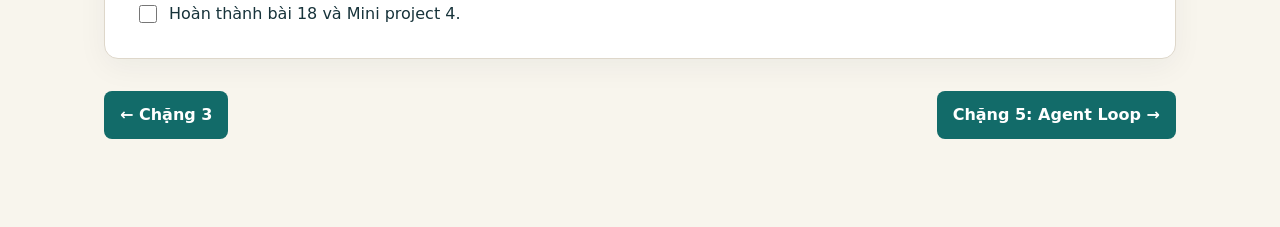
<file: stage-4.html>
<!DOCTYPE html><html lang="vi"><head><meta charset="UTF-8"><meta name="viewport" content="width=device-width,initial-scale=1"><title>Chặng 4 — Context, State & Memory</title><link rel="stylesheet" href="course.css"></head><body><div class="top"><div class="wrap"><a class="brand" href="course.html">← AI AGENT ARCHITECTURE</a><nav><a href="#bai14">Bài 14</a><a href="#bai15">Bài 15</a><a href="#bai16">Bài 16</a><a href="#bai17">Bài 17</a><a href="#bai18">Bài 18</a></nav></div></div><header class="hero2"><div class="wrap"><span class="badge">CHẶNG 04 • BÀI 14–18</span><h1>Context, State & Memory</h1><p>Agent không chỉ cần model tốt; nó cần nhìn đúng thông tin ở đúng thời điểm và giữ được trạng thái cần thiết qua nhiều bước.</p><div class="progress-label" data-progress-label></div><div class="progress"><span data-progress-bar></span></div></div></header><main class="section"><div class="wrap"><article class="lesson" id="bai14"><header><div class="stage-no">BÀI 14</div><h2>Context Engineering</h2></header><h3>Bài giảng</h3><p>Prompt engineering tập trung vào cách viết instruction. Context engineering rộng hơn: lựa chọn toàn bộ thông tin được đưa vào model tại mỗi lần inference — system instructions, tool descriptions, history, state, files, retrieval results và memory. Context là tài nguyên hữu hạn; nhiều hơn không đồng nghĩa tốt hơn.</p><p>Trong agent loop, dữ liệu tăng sau mỗi tool call. Nếu cứ nhét toàn bộ vào context, tín hiệu quan trọng bị loãng. Công việc của kiến trúc sư là quyết định <strong>thông tin nào cần hiện diện ngay bây giờ</strong>.</p><div class="diagram">POSSIBLE INFORMATION
  ├ system rules
  ├ current goal
  ├ current state
  ├ relevant history
  ├ tool schemas
  ├ tool results
  ├ files / retrieval
  └ memory
        ↓ curate
MODEL CONTEXT FOR THIS TURN</div><h3>Bài tập</h3><div class="exercise"><ol><li>Chọn 5 bước của Media Agent.</li><li>Với từng bước, liệt kê “must see / nice to see / must not see”.</li><li>Loại khỏi context những dữ liệu không phục vụ quyết định hiện tại.</li><li>Ghi lý do từng dữ liệu được đưa vào.</li></ol><p><strong>Deliverable:</strong> Context Matrix 5 bước.</p></div><div class="source-box"><h3>Nguồn</h3><p><span class="source-tag">A</span><a href="https://www.anthropic.com/engineering/effective-context-engineering-for-ai-agents">Effective Context Engineering for AI Agents</a>: context là tập token dùng trong inference; context engineering là quá trình curate và duy trì tập thông tin tối ưu.</p></div><label class="lesson-check"><input type="checkbox" data-lesson="14"> Hoàn thành bài 14.</label></article><article class="lesson" id="bai15"><header><div class="stage-no">BÀI 15</div><h2>Context Window, Compaction và Retrieval</h2></header><h3>Bài giảng</h3><p>Agent dài hạn sẽ tạo nhiều history hơn context window có thể chứa. Ngay cả khi model có context rất lớn, information relevance vẫn là vấn đề. Ba kỹ thuật thực dụng là: <strong>compaction</strong> — tóm lược trạng thái cũ; <strong>structured note-taking</strong> — lưu kết quả quan trọng ra ngoài context; và <strong>selective retrieval</strong> — chỉ lấy phần cần thiết khi cần.</p><p>Compaction tốt không chỉ tóm tắt hội thoại; nó phải giữ goal, quyết định đã chốt, constraints, artifacts, unresolved issues và next actions. Nếu mất những yếu tố này, agent “quên” dù summary vẫn đọc rất hay.</p><h3>Thực hành</h3><div class="exercise"><ol><li>Tạo một giả lập session 30 message với tool results dài.</li><li>Thiết kế compaction schema gồm: goal, completed, decisions, constraints, artifacts, pending, next.</li><li>Rút context xuống dưới 20% độ dài ban đầu.</li><li>Kiểm tra agent có thể tiếp tục đúng từ summary hay không.</li></ol></div><div class="source-box"><h3>Nguồn</h3><p><span class="source-tag">A</span><a href="https://www.anthropic.com/engineering/effective-context-engineering-for-ai-agents">Context Engineering</a>: context pollution, compaction, structured note-taking và chiến lược cho long-horizon tasks.</p><p><span class="source-tag">A</span><a href="https://www.anthropic.com/engineering/effective-harnesses-for-long-running-agents">Effective Harnesses for Long-Running Agents</a>: thách thức duy trì tiến độ qua nhiều context windows.</p></div><label class="lesson-check"><input type="checkbox" data-lesson="15"> Hoàn thành bài 15.</label></article><article class="lesson" id="bai16"><header><div class="stage-no">BÀI 16</div><h2>State: sự thật vận hành của agent</h2></header><h3>Bài giảng</h3><p>State trả lời câu hỏi: hệ thống đang ở đâu, đã làm gì, còn gì chưa làm và dữ liệu hiện tại là gì. State nên là dữ liệu có cấu trúc do application sở hữu, thay vì chỉ nằm ẩn trong lịch sử chat.</p><pre>{
  "task_id":"media-042",
  "phase":"transcription",
  "input":"zoom.mp4",
  "artifacts":{"audio":"work/audio.wav"},
  "completed":["inspect_video","extract_audio"],
  "pending":["transcribe","summarize"],
  "attempts":{"transcribe":1}
}</pre><p>State và context liên quan nhưng không đồng nhất. State có thể rất lớn; chỉ một phần state được project vào context cho model. State cũng cần schema/version nếu workflow thay đổi lâu dài.</p><h3>Bài tập</h3><div class="exercise"><ol><li>Thiết kế JSON state cho Mini project 3.</li><li>Tách fields thành: identity, progress, artifacts, decisions, errors, metrics.</li><li>Định nghĩa transition hợp lệ giữa 5 phases.</li><li>Thêm rule chống chạy lặp một side effect đã thành công.</li></ol></div><div class="source-box"><h3>Nguồn</h3><p><span class="source-tag">L</span><a href="https://docs.langchain.com/oss/python/langgraph/quickstart">LangGraph Quickstart</a>: graph state lưu messages và dữ liệu xuyên suốt execution.</p><p><span class="source-tag">L</span><a href="https://docs.langchain.com/oss/python/langgraph/persistence">LangGraph Persistence</a>: state snapshots/checkpoints được lưu theo từng bước.</p><p><span class="source-tag">BIÊN SOẠN</span>JSON schema mẫu và phân nhóm fields là đề xuất thực hành của giáo trình.</p></div><label class="lesson-check"><input type="checkbox" data-lesson="16"> Hoàn thành bài 16.</label></article><article class="lesson" id="bai17"><header><div class="stage-no">BÀI 17</div><h2>Memory: nhớ cái gì, trong bao lâu, vì sao?</h2></header><h3>Bài giảng</h3><p>“Memory” là thuật ngữ dễ bị dùng quá rộng. Trong thiết kế, nên hỏi cụ thể: dữ liệu này phục vụ turn hiện tại, session hiện tại hay nhiều session? Nó là factual memory, preference hay procedure? Ai được phép ghi, sửa và quên?</p><div class="diagram">WORKING: dữ liệu cần cho bước hiện tại
SESSION: dữ liệu của một task/conversation
LONG-TERM: thông tin cần qua nhiều session
SEMANTIC: facts/preferences có thể truy hồi
PROCEDURAL: quy tắc/cách làm được duy trì</div><p>Không nên tự động ghi mọi thứ vào long-term memory. Memory sai hoặc cũ có thể phá agent lâu dài hơn một câu trả lời sai. Cần policy về write, confidence, expiry và user control.</p><h3>Bài tập</h3><div class="exercise"><ol><li>Liệt kê 20 dữ liệu mà Media Agent có thể gặp.</li><li>Phân loại theo lifetime.</li><li>Chỉ chọn tối đa 5 dữ liệu xứng đáng long-term.</li><li>Viết memory write policy: điều kiện ghi, cập nhật, xóa.</li><li>Viết 3 case memory conflict và cách giải quyết.</li></ol></div><div class="source-box"><h3>Nguồn</h3><p><span class="source-tag">O</span><a href="https://openai.github.io/openai-agents-python/">OpenAI Agents SDK</a>: Sessions cung cấp persistent memory layer để duy trì working context trong agent loop.</p><p><span class="source-tag">L</span><a href="https://docs.langchain.com/oss/python/langgraph/persistence">LangGraph Persistence</a>: checkpointing hỗ trợ memory giữa các interactions.</p><p><span class="source-tag">BIÊN SOẠN</span>Taxonomy working/session/long-term/semantic/procedural được dùng ở đây như mô hình học, không phải taxonomy duy nhất của các framework.</p></div><label class="lesson-check"><input type="checkbox" data-lesson="17"> Hoàn thành bài 17.</label></article><article class="lesson" id="bai18"><header><div class="stage-no">BÀI 18</div><h2>Filesystem as Memory và khả năng resume</h2></header><h3>Bài giảng</h3><p>Với agent local chuyên biệt, filesystem thường là lớp persistence đầu tiên rất tốt vì dễ đọc bằng người, dễ backup, dễ version control và dễ debug. Không phải mọi bài toán memory đều cần vector database.</p><div class="diagram">project/
├─ project.md        # mục tiêu + constraint
├─ state.json        # trạng thái máy
├─ input/
├─ work/
├─ output/
├─ notes/
│  └─ progress.md    # handoff/compaction
└─ logs/
   └─ run-001.jsonl</div><p>State machine nên có atomic writes hoặc backup để tránh file state hỏng khi chương trình dừng giữa chừng. Artifact path nên tương đối trong workspace. Mỗi side effect quan trọng nên có idempotency key hoặc completed marker.</p><h3>Mini project 4 — Resume Agent</h3><div class="exercise"><ol><li>Tạo cấu trúc folder trên.</li><li>Viết script xử lý 5 bước, mỗi bước cập nhật <code>state.json</code>.</li><li>Cố tình dừng chương trình ở bước 3.</li><li>Chạy lại và đảm bảo bước 1–2 không bị làm lại nếu đã hoàn thành.</li><li>Thêm <code>progress.md</code> tóm tắt cho một model mới tiếp tục.</li><li>Ghi log mọi transition và error.</li></ol><p><strong>Deliverable:</strong> repo chạy được + video/screenshot chứng minh resume.</p></div><div class="source-box"><h3>Nguồn</h3><p><span class="source-tag">A</span><a href="https://www.anthropic.com/engineering/effective-harnesses-for-long-running-agents">Effective Harnesses for Long-Running Agents</a>: dùng artifacts/progress để bridge các session và context windows.</p><p><span class="source-tag">L</span><a href="https://docs.langchain.com/oss/python/langgraph/persistence">LangGraph Persistence</a>: checkpoints hỗ trợ resume, fault tolerance và time travel.</p><p><span class="source-tag">BIÊN SOẠN</span>Filesystem layout là pattern đề xuất dành cho agent local của giáo trình.</p></div><label class="lesson-check"><input type="checkbox" data-lesson="18"> Hoàn thành bài 18 và Mini project 4.</label></article><div class="course-nav"><a href="stage-3.html">← Chặng 3</a><a href="stage-5.html">Chặng 5: Agent Loop →</a></div></div></main><script src="course.js"></script></body></html>
</file>
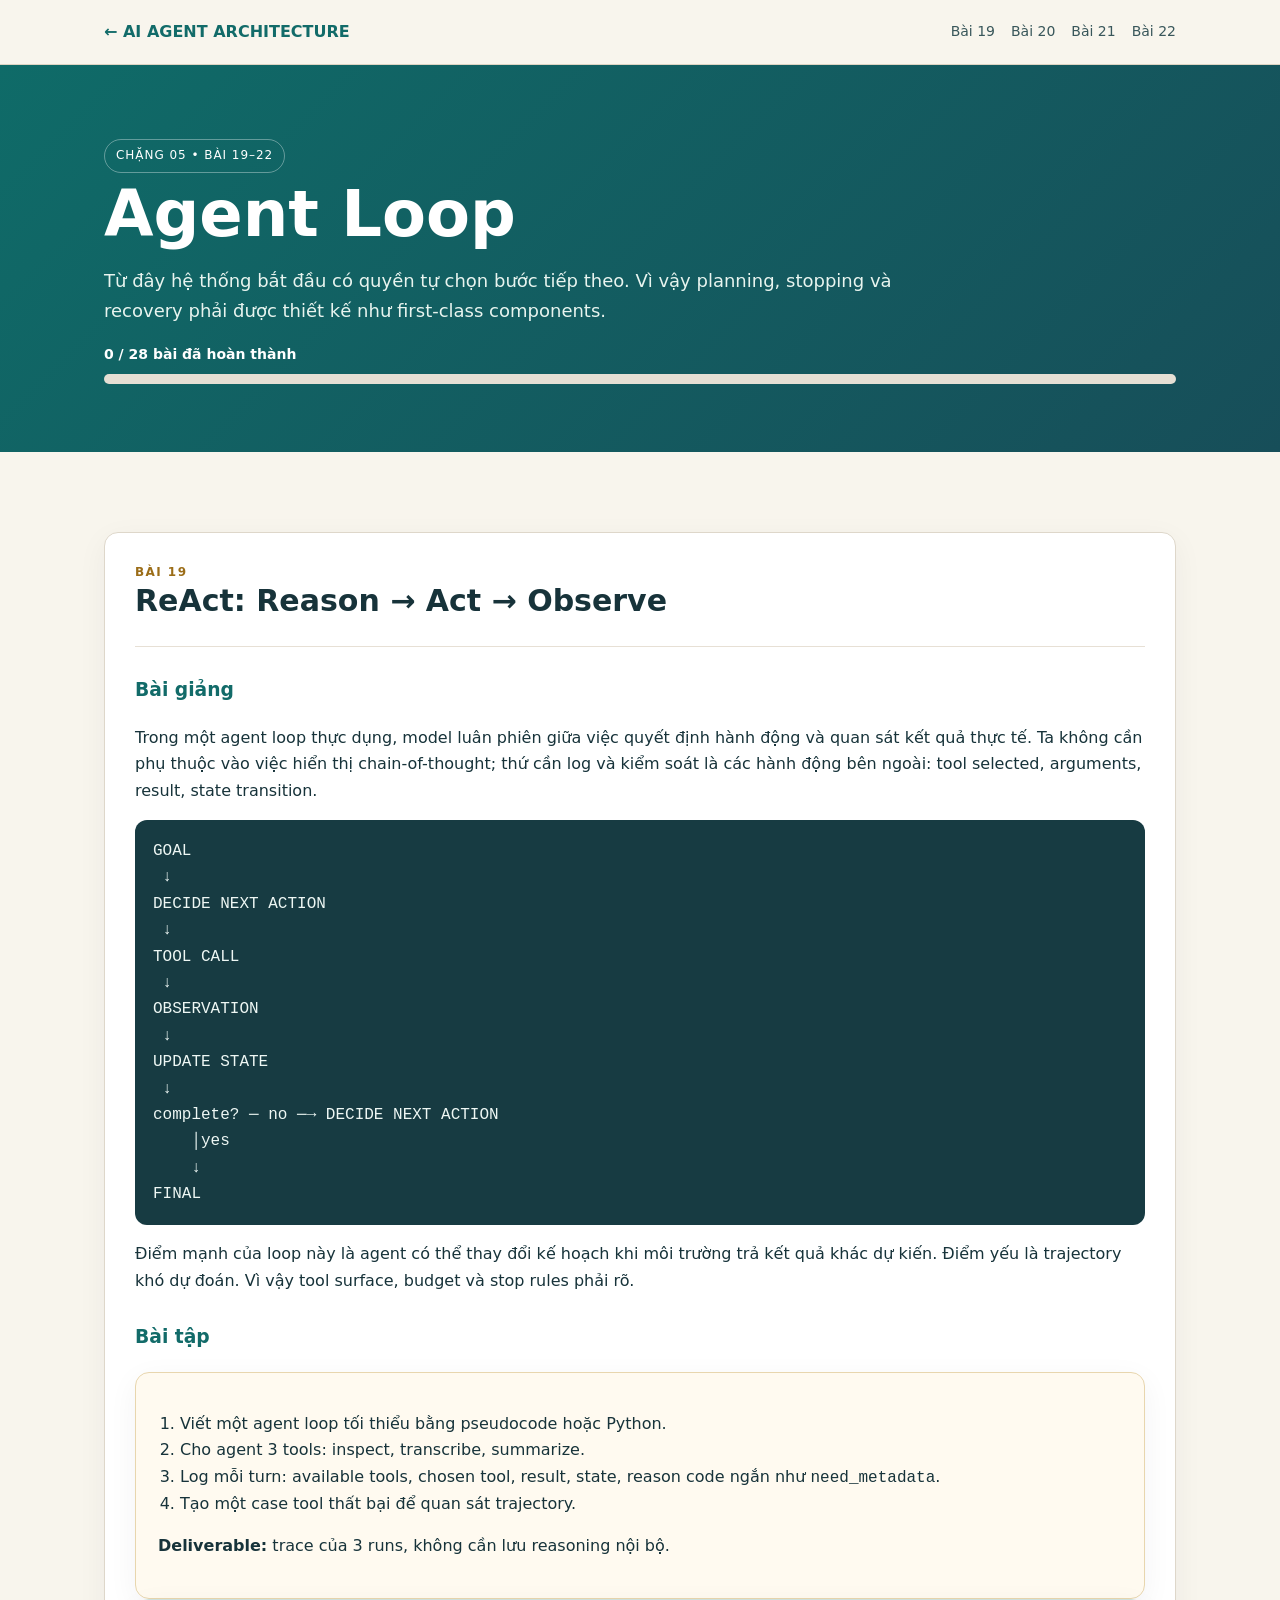
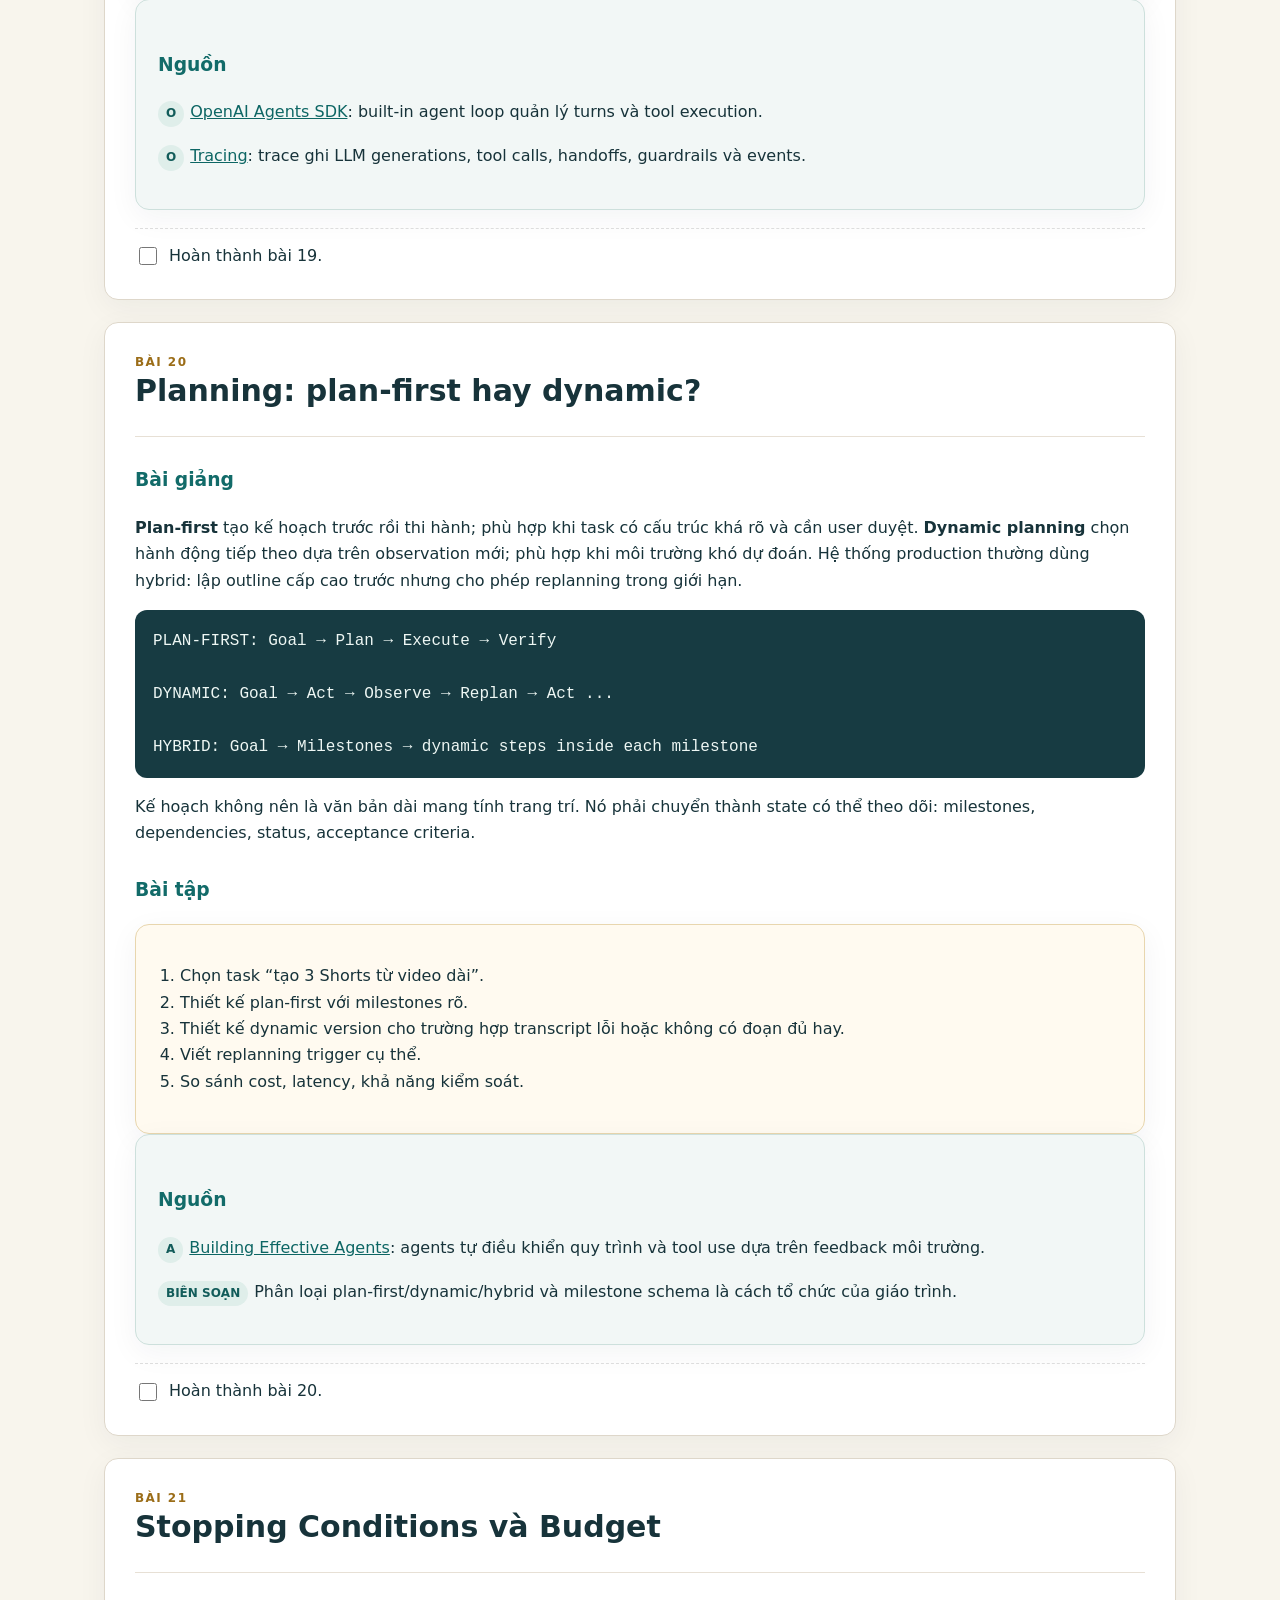
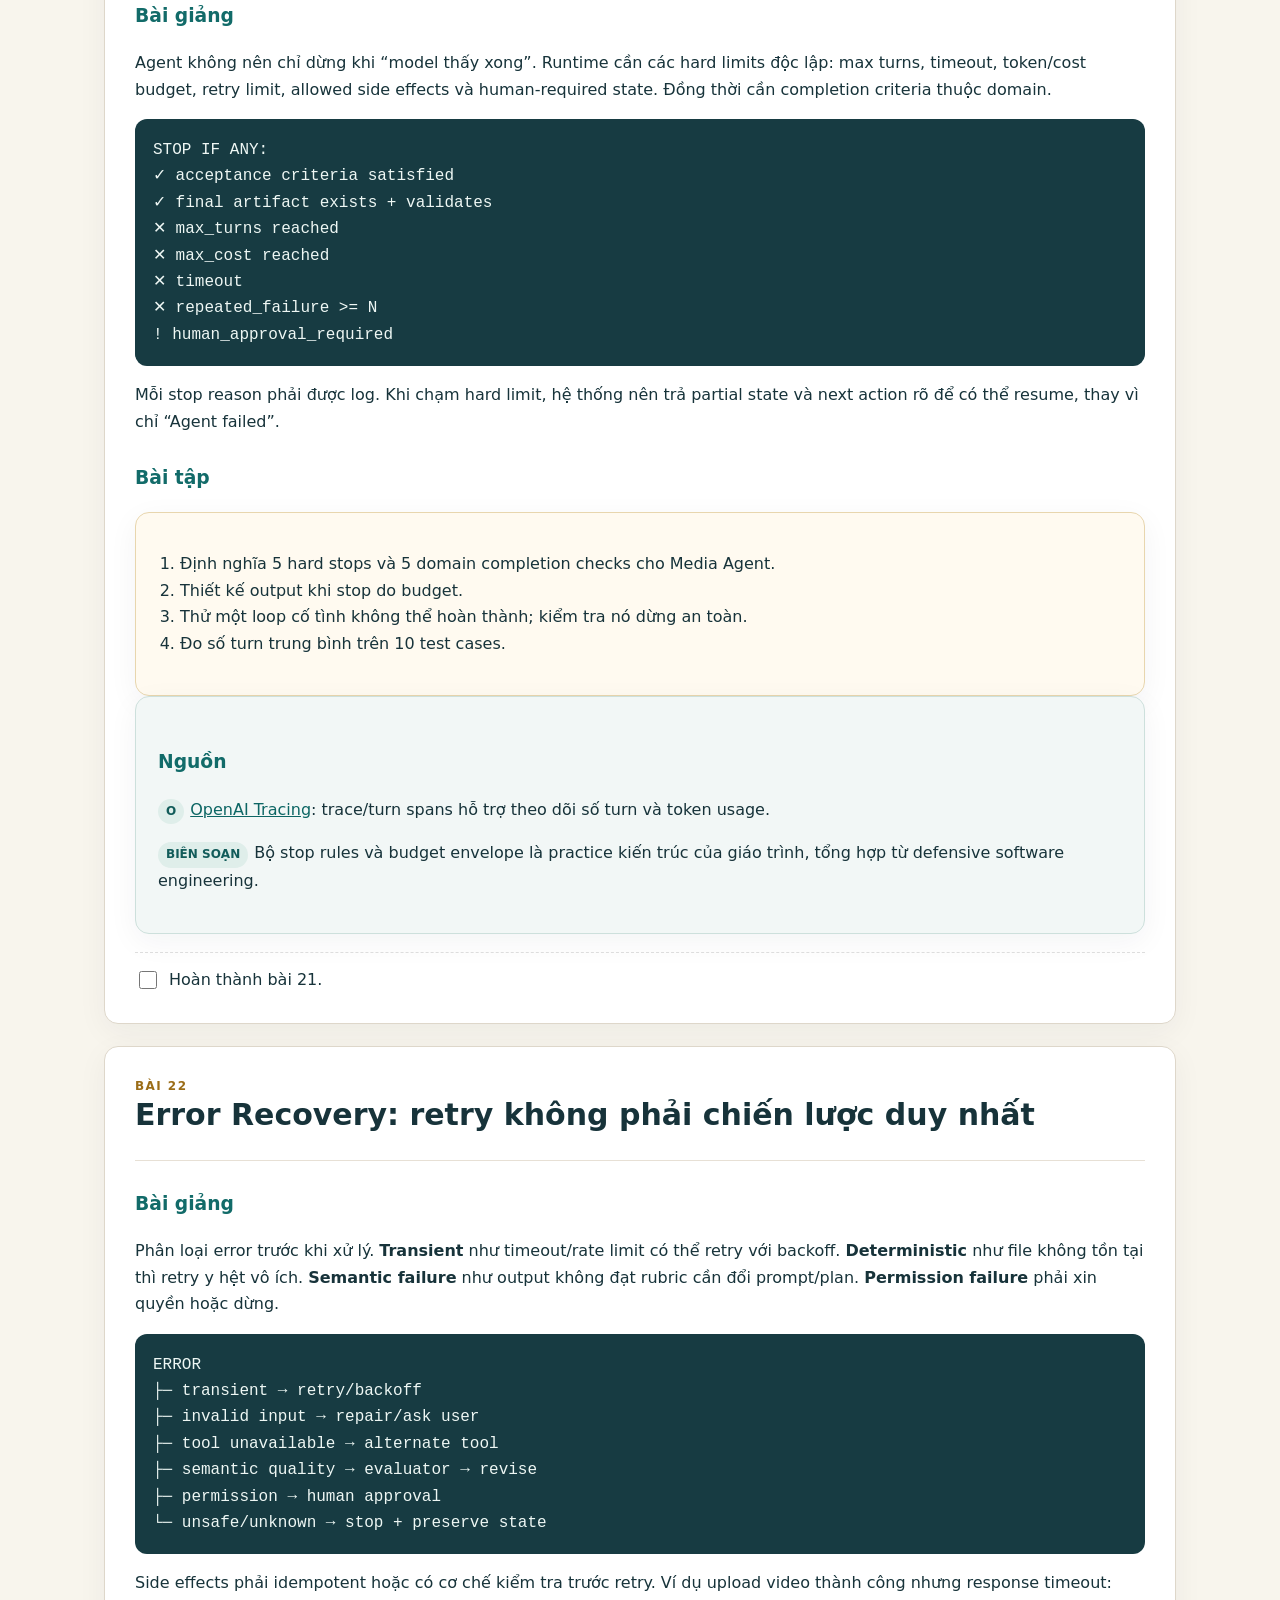
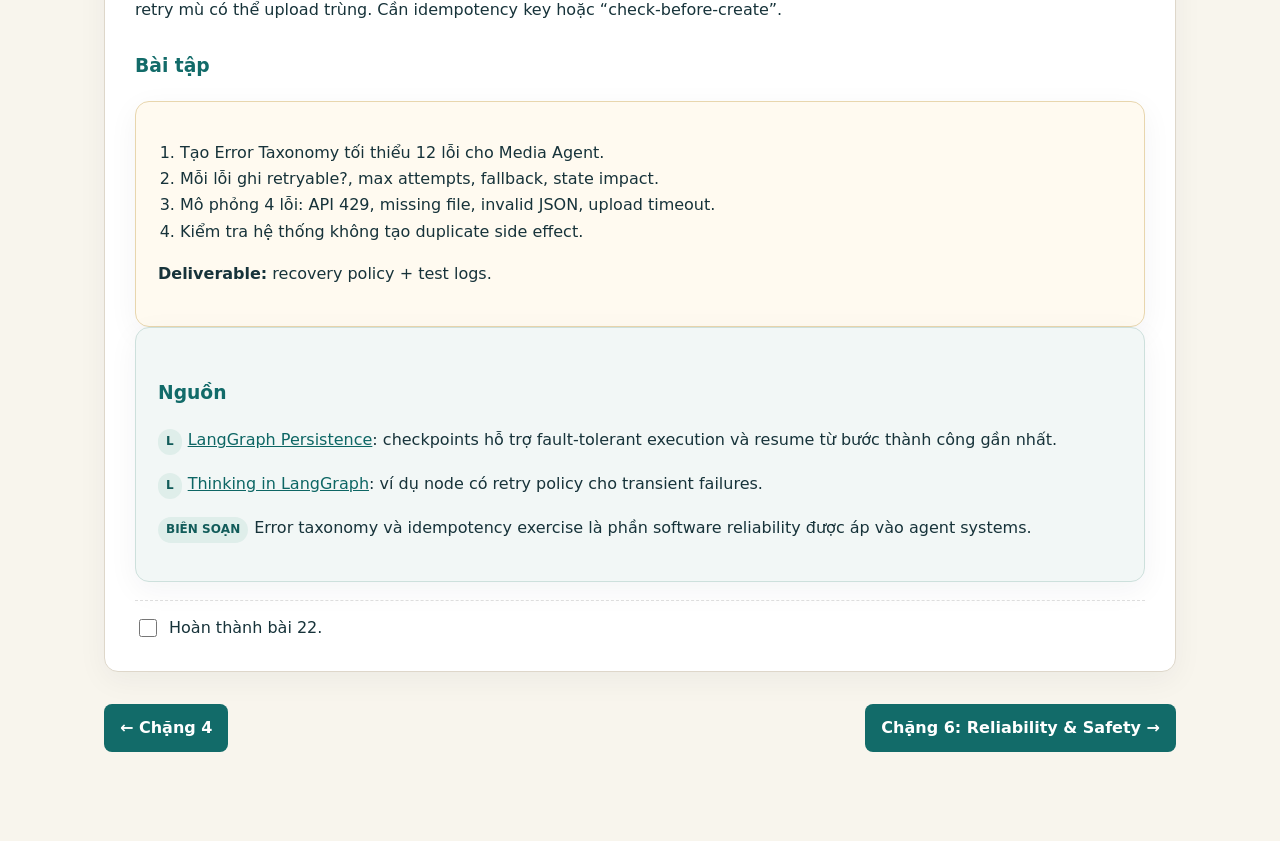
<file: stage-5.html>
<!DOCTYPE html><html lang="vi"><head><meta charset="UTF-8"><meta name="viewport" content="width=device-width,initial-scale=1"><title>Chặng 5 — Agent Loop</title><link rel="stylesheet" href="course.css"></head><body><div class="top"><div class="wrap"><a class="brand" href="course.html">← AI AGENT ARCHITECTURE</a><nav><a href="#bai19">Bài 19</a><a href="#bai20">Bài 20</a><a href="#bai21">Bài 21</a><a href="#bai22">Bài 22</a></nav></div></div><header class="hero2"><div class="wrap"><span class="badge">CHẶNG 05 • BÀI 19–22</span><h1>Agent Loop</h1><p>Từ đây hệ thống bắt đầu có quyền tự chọn bước tiếp theo. Vì vậy planning, stopping và recovery phải được thiết kế như first-class components.</p><div class="progress-label" data-progress-label></div><div class="progress"><span data-progress-bar></span></div></div></header><main class="section"><div class="wrap"><article class="lesson" id="bai19"><header><div class="stage-no">BÀI 19</div><h2>ReAct: Reason → Act → Observe</h2></header><h3>Bài giảng</h3><p>Trong một agent loop thực dụng, model luân phiên giữa việc quyết định hành động và quan sát kết quả thực tế. Ta không cần phụ thuộc vào việc hiển thị chain-of-thought; thứ cần log và kiểm soát là các hành động bên ngoài: tool selected, arguments, result, state transition.</p><div class="diagram">GOAL
 ↓
DECIDE NEXT ACTION
 ↓
TOOL CALL
 ↓
OBSERVATION
 ↓
UPDATE STATE
 ↓
complete? ─ no ─→ DECIDE NEXT ACTION
    │yes
    ↓
FINAL</div><p>Điểm mạnh của loop này là agent có thể thay đổi kế hoạch khi môi trường trả kết quả khác dự kiến. Điểm yếu là trajectory khó dự đoán. Vì vậy tool surface, budget và stop rules phải rõ.</p><h3>Bài tập</h3><div class="exercise"><ol><li>Viết một agent loop tối thiểu bằng pseudocode hoặc Python.</li><li>Cho agent 3 tools: inspect, transcribe, summarize.</li><li>Log mỗi turn: available tools, chosen tool, result, state, reason code ngắn như <code>need_metadata</code>.</li><li>Tạo một case tool thất bại để quan sát trajectory.</li></ol><p><strong>Deliverable:</strong> trace của 3 runs, không cần lưu reasoning nội bộ.</p></div><div class="source-box"><h3>Nguồn</h3><p><span class="source-tag">O</span><a href="https://openai.github.io/openai-agents-python/">OpenAI Agents SDK</a>: built-in agent loop quản lý turns và tool execution.</p><p><span class="source-tag">O</span><a href="https://openai.github.io/openai-agents-python/tracing/">Tracing</a>: trace ghi LLM generations, tool calls, handoffs, guardrails và events.</p></div><label class="lesson-check"><input type="checkbox" data-lesson="19"> Hoàn thành bài 19.</label></article><article class="lesson" id="bai20"><header><div class="stage-no">BÀI 20</div><h2>Planning: plan-first hay dynamic?</h2></header><h3>Bài giảng</h3><p><strong>Plan-first</strong> tạo kế hoạch trước rồi thi hành; phù hợp khi task có cấu trúc khá rõ và cần user duyệt. <strong>Dynamic planning</strong> chọn hành động tiếp theo dựa trên observation mới; phù hợp khi môi trường khó dự đoán. Hệ thống production thường dùng hybrid: lập outline cấp cao trước nhưng cho phép replanning trong giới hạn.</p><div class="diagram">PLAN-FIRST: Goal → Plan → Execute → Verify

DYNAMIC: Goal → Act → Observe → Replan → Act ...

HYBRID: Goal → Milestones → dynamic steps inside each milestone</div><p>Kế hoạch không nên là văn bản dài mang tính trang trí. Nó phải chuyển thành state có thể theo dõi: milestones, dependencies, status, acceptance criteria.</p><h3>Bài tập</h3><div class="exercise"><ol><li>Chọn task “tạo 3 Shorts từ video dài”.</li><li>Thiết kế plan-first với milestones rõ.</li><li>Thiết kế dynamic version cho trường hợp transcript lỗi hoặc không có đoạn đủ hay.</li><li>Viết replanning trigger cụ thể.</li><li>So sánh cost, latency, khả năng kiểm soát.</li></ol></div><div class="source-box"><h3>Nguồn</h3><p><span class="source-tag">A</span><a href="https://www.anthropic.com/engineering/building-effective-agents">Building Effective Agents</a>: agents tự điều khiển quy trình và tool use dựa trên feedback môi trường.</p><p><span class="source-tag">BIÊN SOẠN</span>Phân loại plan-first/dynamic/hybrid và milestone schema là cách tổ chức của giáo trình.</p></div><label class="lesson-check"><input type="checkbox" data-lesson="20"> Hoàn thành bài 20.</label></article><article class="lesson" id="bai21"><header><div class="stage-no">BÀI 21</div><h2>Stopping Conditions và Budget</h2></header><h3>Bài giảng</h3><p>Agent không nên chỉ dừng khi “model thấy xong”. Runtime cần các hard limits độc lập: max turns, timeout, token/cost budget, retry limit, allowed side effects và human-required state. Đồng thời cần completion criteria thuộc domain.</p><div class="diagram">STOP IF ANY:
✓ acceptance criteria satisfied
✓ final artifact exists + validates
✕ max_turns reached
✕ max_cost reached
✕ timeout
✕ repeated_failure >= N
! human_approval_required</div><p>Mỗi stop reason phải được log. Khi chạm hard limit, hệ thống nên trả partial state và next action rõ để có thể resume, thay vì chỉ “Agent failed”.</p><h3>Bài tập</h3><div class="exercise"><ol><li>Định nghĩa 5 hard stops và 5 domain completion checks cho Media Agent.</li><li>Thiết kế output khi stop do budget.</li><li>Thử một loop cố tình không thể hoàn thành; kiểm tra nó dừng an toàn.</li><li>Đo số turn trung bình trên 10 test cases.</li></ol></div><div class="source-box"><h3>Nguồn</h3><p><span class="source-tag">O</span><a href="https://openai.github.io/openai-agents-python/tracing/">OpenAI Tracing</a>: trace/turn spans hỗ trợ theo dõi số turn và token usage.</p><p><span class="source-tag">BIÊN SOẠN</span>Bộ stop rules và budget envelope là practice kiến trúc của giáo trình, tổng hợp từ defensive software engineering.</p></div><label class="lesson-check"><input type="checkbox" data-lesson="21"> Hoàn thành bài 21.</label></article><article class="lesson" id="bai22"><header><div class="stage-no">BÀI 22</div><h2>Error Recovery: retry không phải chiến lược duy nhất</h2></header><h3>Bài giảng</h3><p>Phân loại error trước khi xử lý. <strong>Transient</strong> như timeout/rate limit có thể retry với backoff. <strong>Deterministic</strong> như file không tồn tại thì retry y hệt vô ích. <strong>Semantic failure</strong> như output không đạt rubric cần đổi prompt/plan. <strong>Permission failure</strong> phải xin quyền hoặc dừng.</p><div class="diagram">ERROR
├─ transient → retry/backoff
├─ invalid input → repair/ask user
├─ tool unavailable → alternate tool
├─ semantic quality → evaluator → revise
├─ permission → human approval
└─ unsafe/unknown → stop + preserve state</div><p>Side effects phải idempotent hoặc có cơ chế kiểm tra trước retry. Ví dụ upload video thành công nhưng response timeout: retry mù có thể upload trùng. Cần idempotency key hoặc “check-before-create”.</p><h3>Bài tập</h3><div class="exercise"><ol><li>Tạo Error Taxonomy tối thiểu 12 lỗi cho Media Agent.</li><li>Mỗi lỗi ghi retryable?, max attempts, fallback, state impact.</li><li>Mô phỏng 4 lỗi: API 429, missing file, invalid JSON, upload timeout.</li><li>Kiểm tra hệ thống không tạo duplicate side effect.</li></ol><p><strong>Deliverable:</strong> recovery policy + test logs.</p></div><div class="source-box"><h3>Nguồn</h3><p><span class="source-tag">L</span><a href="https://docs.langchain.com/oss/python/langgraph/persistence">LangGraph Persistence</a>: checkpoints hỗ trợ fault-tolerant execution và resume từ bước thành công gần nhất.</p><p><span class="source-tag">L</span><a href="https://docs.langchain.com/oss/python/langgraph/thinking-in-langgraph">Thinking in LangGraph</a>: ví dụ node có retry policy cho transient failures.</p><p><span class="source-tag">BIÊN SOẠN</span>Error taxonomy và idempotency exercise là phần software reliability được áp vào agent systems.</p></div><label class="lesson-check"><input type="checkbox" data-lesson="22"> Hoàn thành bài 22.</label></article><div class="course-nav"><a href="stage-4.html">← Chặng 4</a><a href="stage-6.html">Chặng 6: Reliability & Safety →</a></div></div></main><script src="course.js"></script></body></html>
</file>
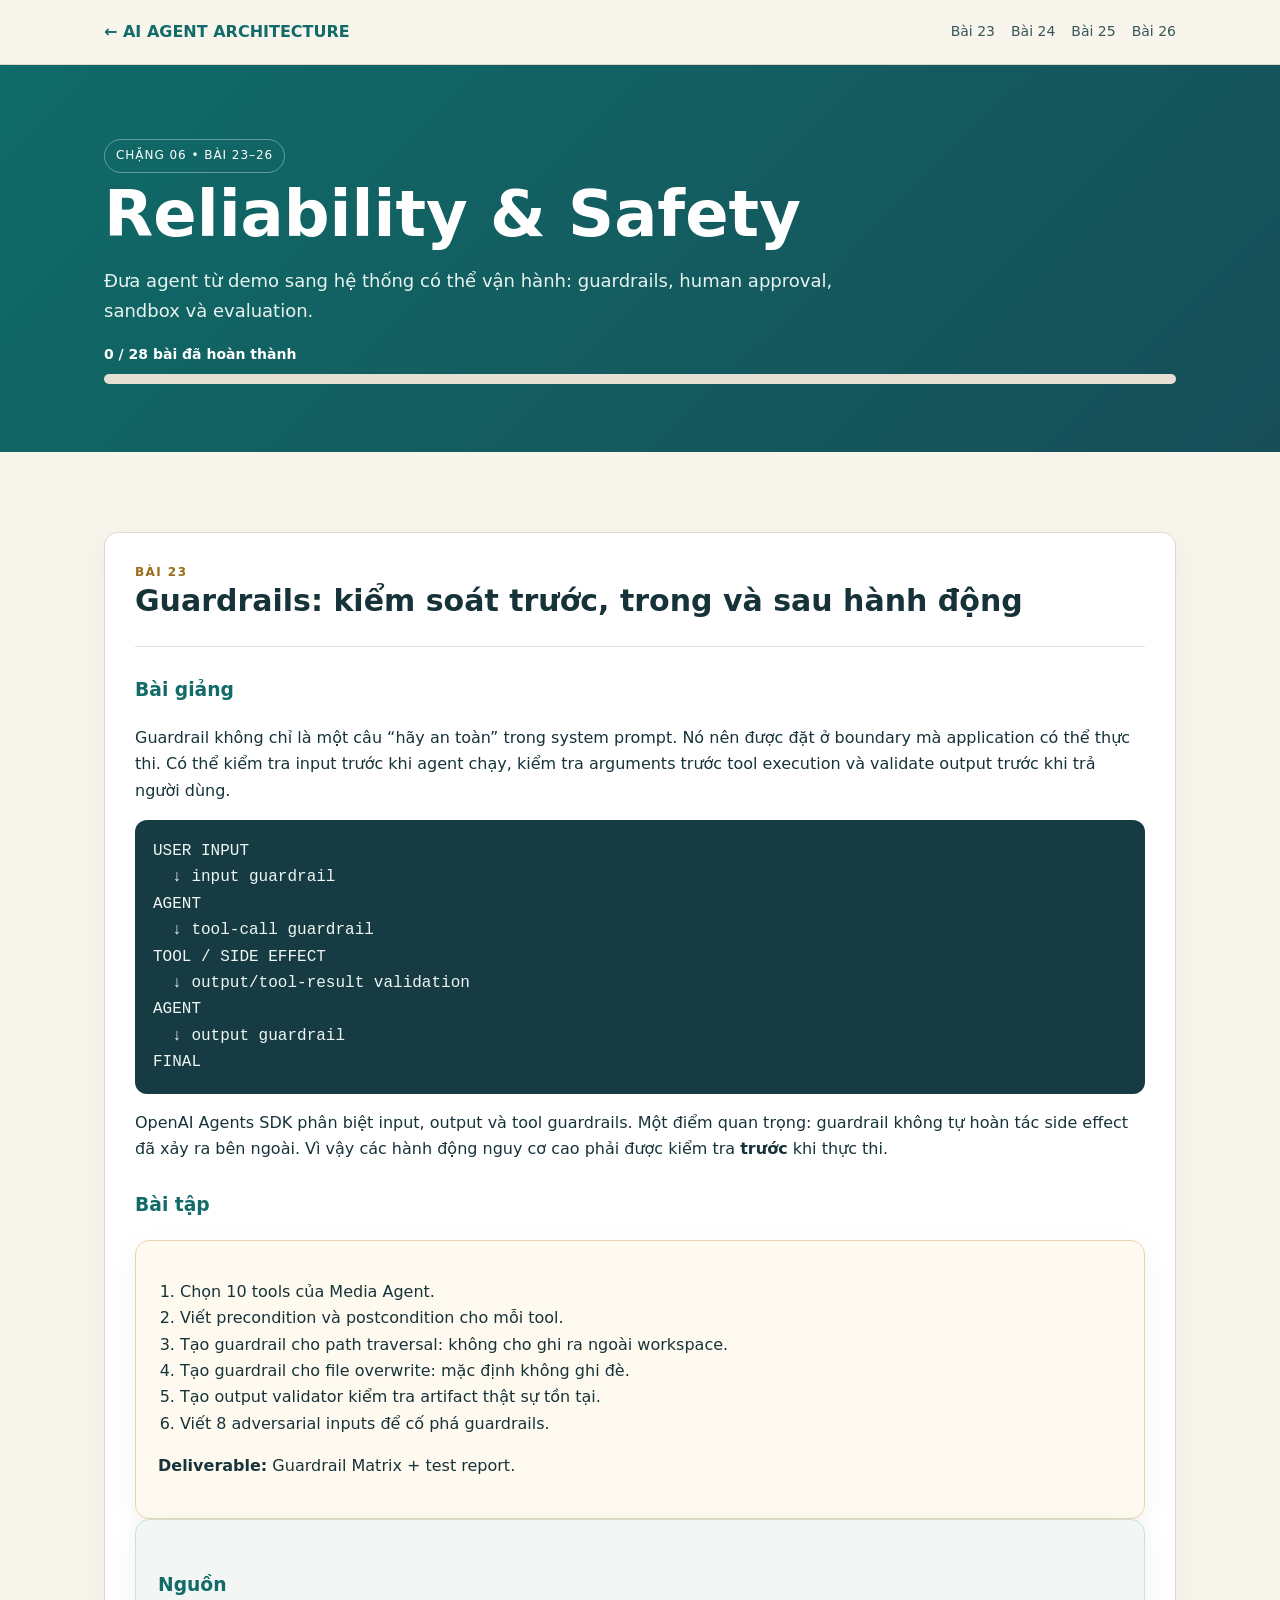
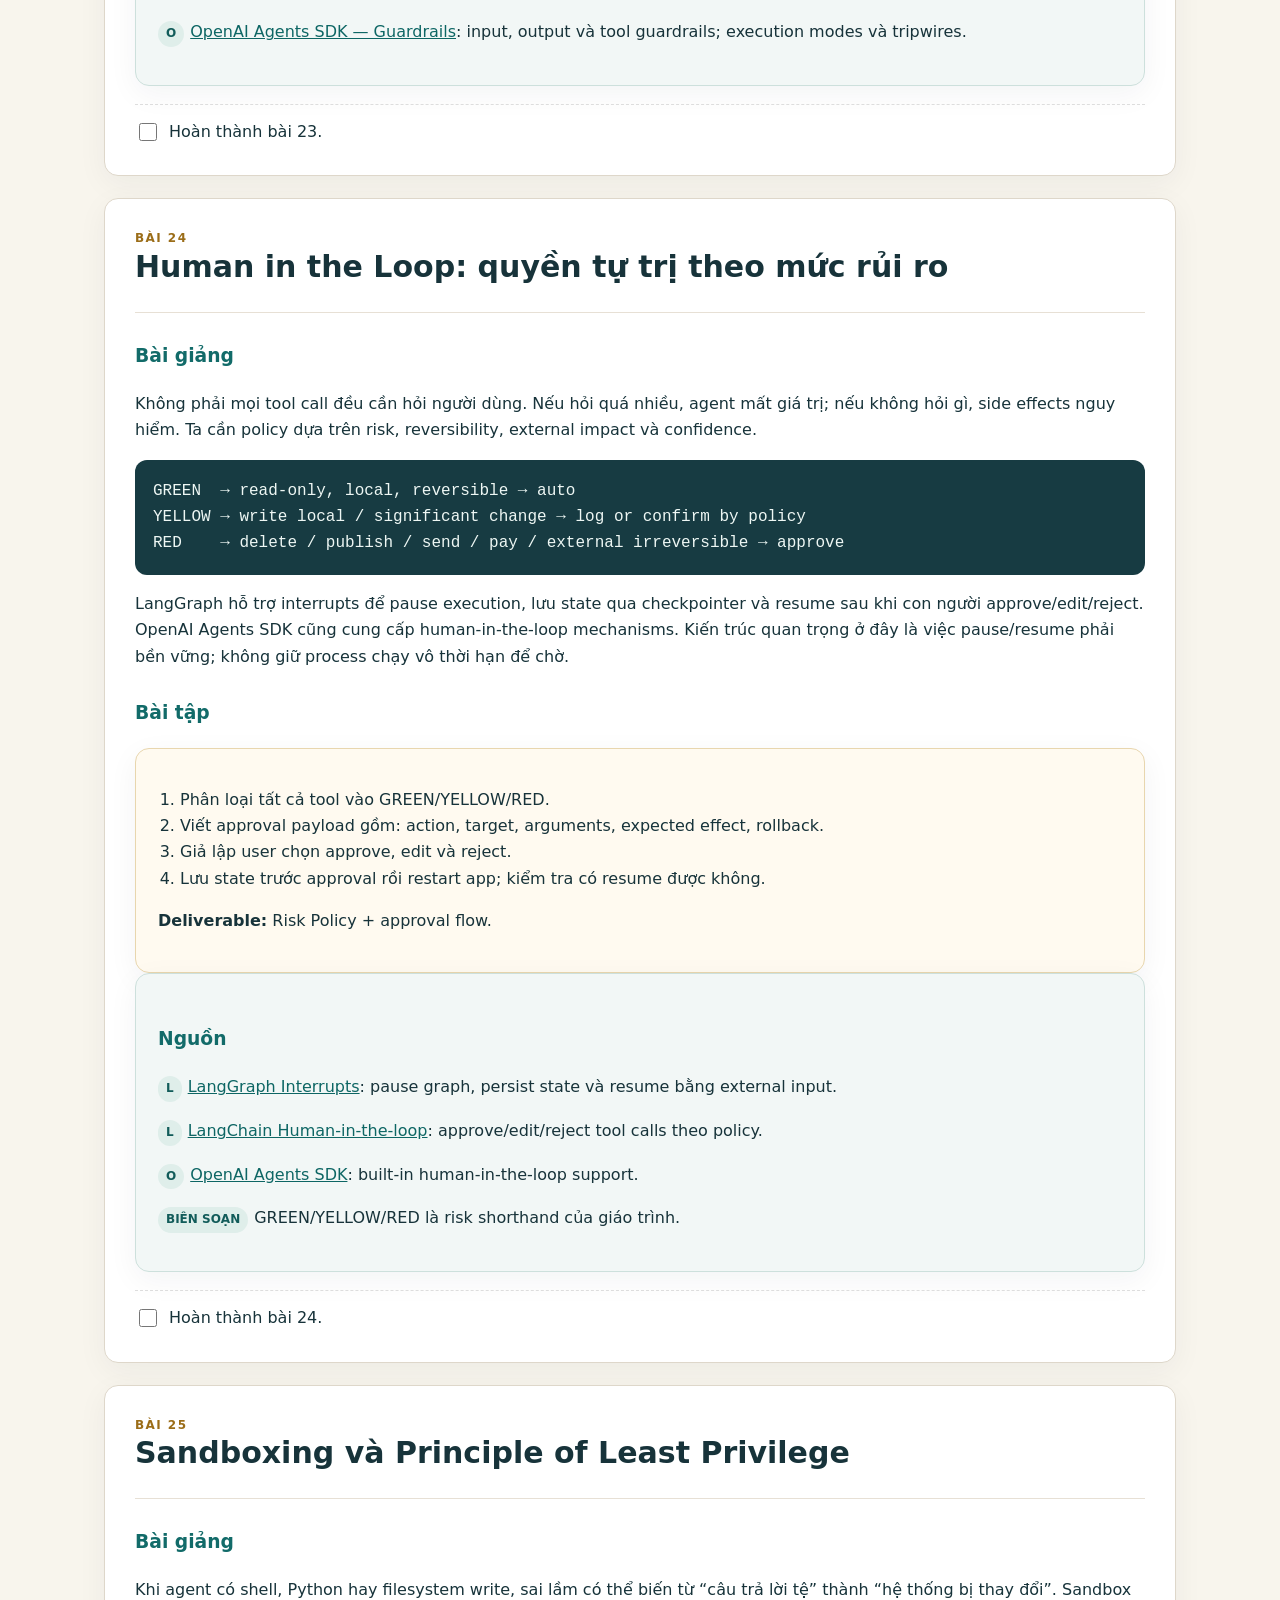
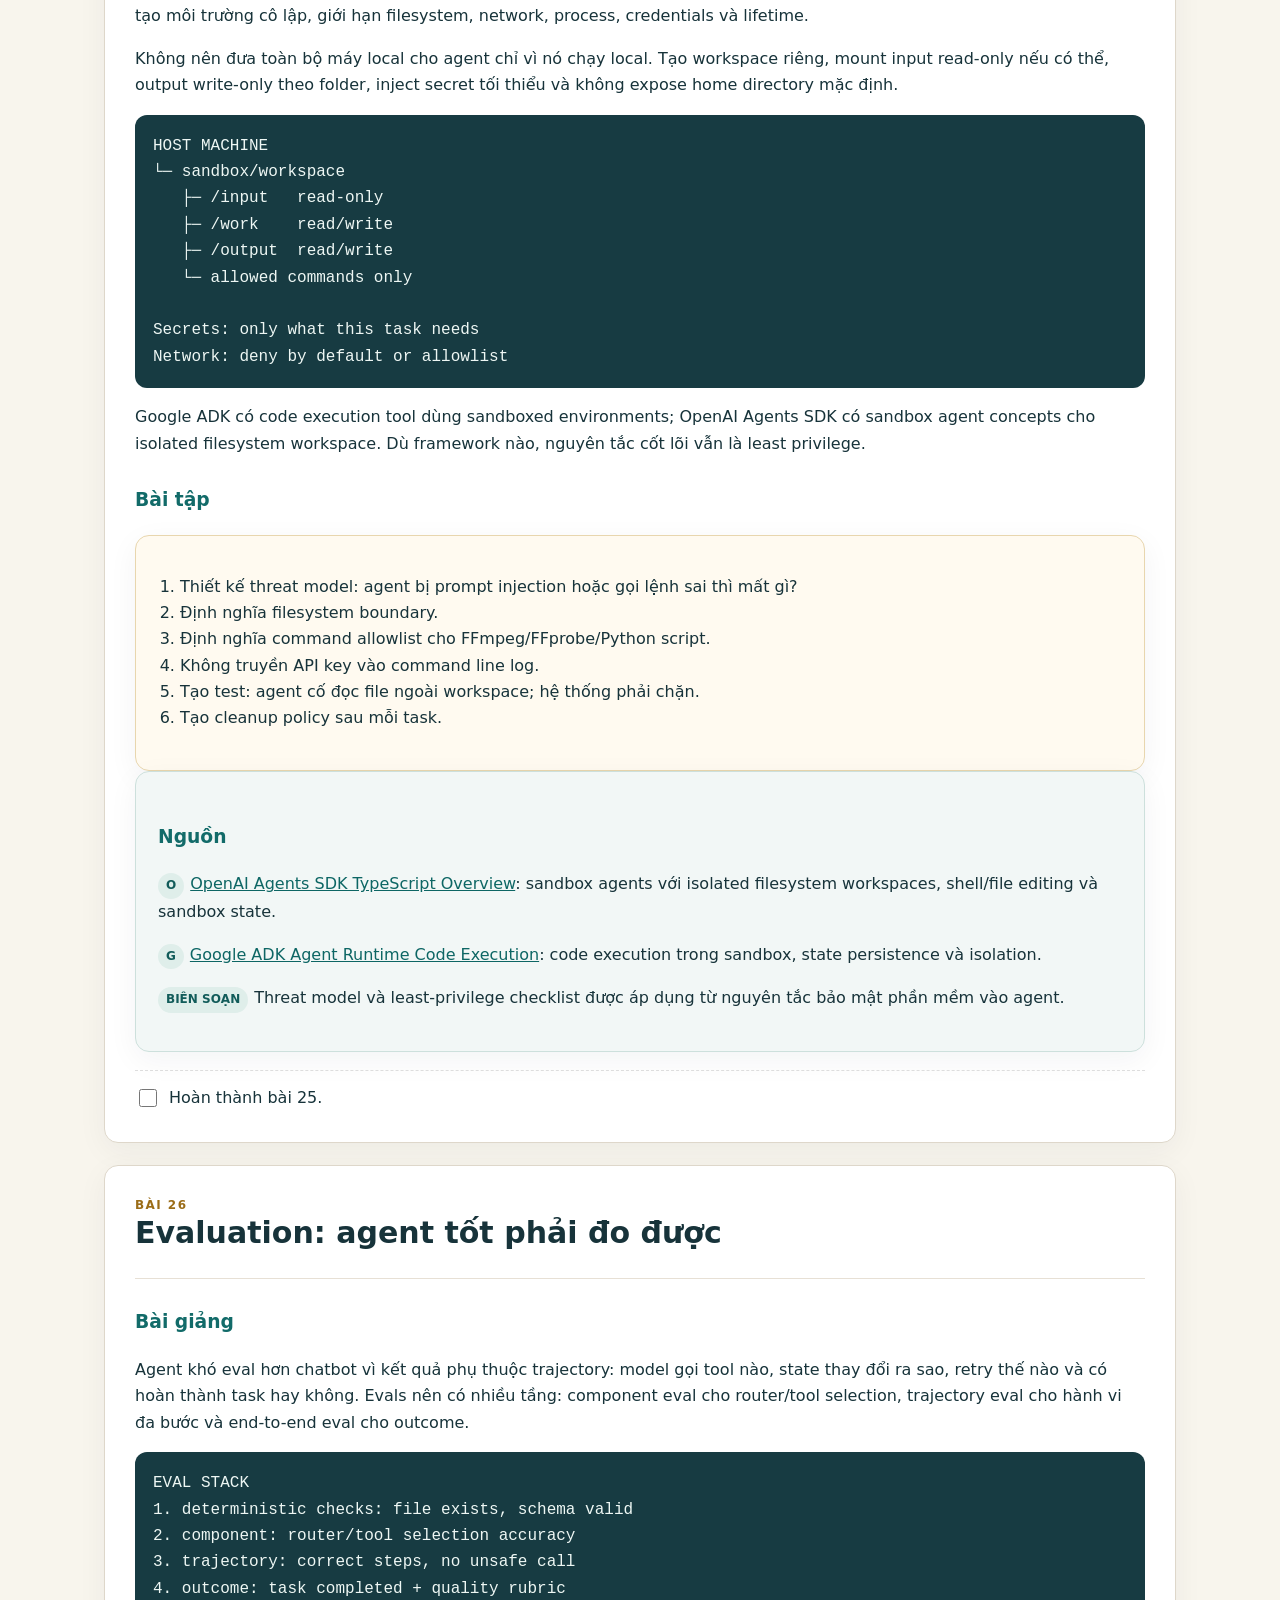
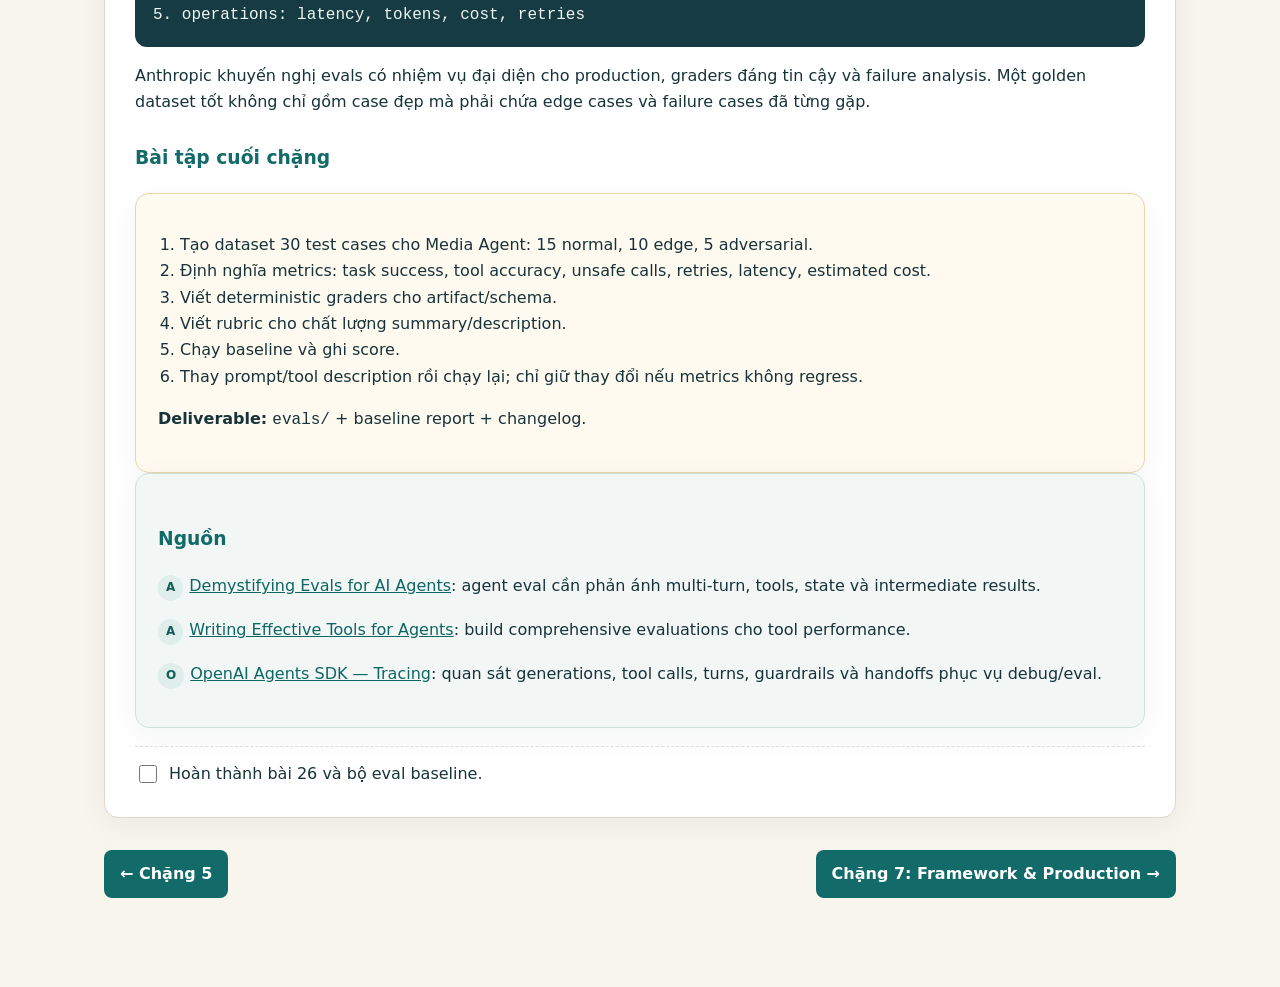
<file: stage-6.html>
<!DOCTYPE html><html lang="vi"><head><meta charset="UTF-8"><meta name="viewport" content="width=device-width,initial-scale=1"><title>Chặng 6 — Reliability & Safety</title><link rel="stylesheet" href="course.css"></head><body><div class="top"><div class="wrap"><a class="brand" href="course.html">← AI AGENT ARCHITECTURE</a><nav><a href="#bai23">Bài 23</a><a href="#bai24">Bài 24</a><a href="#bai25">Bài 25</a><a href="#bai26">Bài 26</a></nav></div></div><header class="hero2"><div class="wrap"><span class="badge">CHẶNG 06 • BÀI 23–26</span><h1>Reliability & Safety</h1><p>Đưa agent từ demo sang hệ thống có thể vận hành: guardrails, human approval, sandbox và evaluation.</p><div class="progress-label" data-progress-label></div><div class="progress"><span data-progress-bar></span></div></div></header><main class="section"><div class="wrap"><article class="lesson" id="bai23"><header><div class="stage-no">BÀI 23</div><h2>Guardrails: kiểm soát trước, trong và sau hành động</h2></header><h3>Bài giảng</h3><p>Guardrail không chỉ là một câu “hãy an toàn” trong system prompt. Nó nên được đặt ở boundary mà application có thể thực thi. Có thể kiểm tra input trước khi agent chạy, kiểm tra arguments trước tool execution và validate output trước khi trả người dùng.</p><div class="diagram">USER INPUT
  ↓ input guardrail
AGENT
  ↓ tool-call guardrail
TOOL / SIDE EFFECT
  ↓ output/tool-result validation
AGENT
  ↓ output guardrail
FINAL</div><p>OpenAI Agents SDK phân biệt input, output và tool guardrails. Một điểm quan trọng: guardrail không tự hoàn tác side effect đã xảy ra bên ngoài. Vì vậy các hành động nguy cơ cao phải được kiểm tra <strong>trước</strong> khi thực thi.</p><h3>Bài tập</h3><div class="exercise"><ol><li>Chọn 10 tools của Media Agent.</li><li>Viết precondition và postcondition cho mỗi tool.</li><li>Tạo guardrail cho path traversal: không cho ghi ra ngoài workspace.</li><li>Tạo guardrail cho file overwrite: mặc định không ghi đè.</li><li>Tạo output validator kiểm tra artifact thật sự tồn tại.</li><li>Viết 8 adversarial inputs để cố phá guardrails.</li></ol><p><strong>Deliverable:</strong> Guardrail Matrix + test report.</p></div><div class="source-box"><h3>Nguồn</h3><p><span class="source-tag">O</span><a href="https://openai.github.io/openai-agents-js/guides/guardrails/">OpenAI Agents SDK — Guardrails</a>: input, output và tool guardrails; execution modes và tripwires.</p></div><label class="lesson-check"><input type="checkbox" data-lesson="23"> Hoàn thành bài 23.</label></article><article class="lesson" id="bai24"><header><div class="stage-no">BÀI 24</div><h2>Human in the Loop: quyền tự trị theo mức rủi ro</h2></header><h3>Bài giảng</h3><p>Không phải mọi tool call đều cần hỏi người dùng. Nếu hỏi quá nhiều, agent mất giá trị; nếu không hỏi gì, side effects nguy hiểm. Ta cần policy dựa trên risk, reversibility, external impact và confidence.</p><div class="diagram">GREEN  → read-only, local, reversible → auto
YELLOW → write local / significant change → log or confirm by policy
RED    → delete / publish / send / pay / external irreversible → approve</div><p>LangGraph hỗ trợ interrupts để pause execution, lưu state qua checkpointer và resume sau khi con người approve/edit/reject. OpenAI Agents SDK cũng cung cấp human-in-the-loop mechanisms. Kiến trúc quan trọng ở đây là việc pause/resume phải bền vững; không giữ process chạy vô thời hạn để chờ.</p><h3>Bài tập</h3><div class="exercise"><ol><li>Phân loại tất cả tool vào GREEN/YELLOW/RED.</li><li>Viết approval payload gồm: action, target, arguments, expected effect, rollback.</li><li>Giả lập user chọn approve, edit và reject.</li><li>Lưu state trước approval rồi restart app; kiểm tra có resume được không.</li></ol><p><strong>Deliverable:</strong> Risk Policy + approval flow.</p></div><div class="source-box"><h3>Nguồn</h3><p><span class="source-tag">L</span><a href="https://docs.langchain.com/oss/python/langgraph/interrupts">LangGraph Interrupts</a>: pause graph, persist state và resume bằng external input.</p><p><span class="source-tag">L</span><a href="https://docs.langchain.com/oss/python/langchain/human-in-the-loop">LangChain Human-in-the-loop</a>: approve/edit/reject tool calls theo policy.</p><p><span class="source-tag">O</span><a href="https://openai.github.io/openai-agents-python/">OpenAI Agents SDK</a>: built-in human-in-the-loop support.</p><p><span class="source-tag">BIÊN SOẠN</span>GREEN/YELLOW/RED là risk shorthand của giáo trình.</p></div><label class="lesson-check"><input type="checkbox" data-lesson="24"> Hoàn thành bài 24.</label></article><article class="lesson" id="bai25"><header><div class="stage-no">BÀI 25</div><h2>Sandboxing và Principle of Least Privilege</h2></header><h3>Bài giảng</h3><p>Khi agent có shell, Python hay filesystem write, sai lầm có thể biến từ “câu trả lời tệ” thành “hệ thống bị thay đổi”. Sandbox tạo môi trường cô lập, giới hạn filesystem, network, process, credentials và lifetime.</p><p>Không nên đưa toàn bộ máy local cho agent chỉ vì nó chạy local. Tạo workspace riêng, mount input read-only nếu có thể, output write-only theo folder, inject secret tối thiểu và không expose home directory mặc định.</p><div class="diagram">HOST MACHINE
└─ sandbox/workspace
   ├─ /input   read-only
   ├─ /work    read/write
   ├─ /output  read/write
   └─ allowed commands only

Secrets: only what this task needs
Network: deny by default or allowlist</div><p>Google ADK có code execution tool dùng sandboxed environments; OpenAI Agents SDK có sandbox agent concepts cho isolated filesystem workspace. Dù framework nào, nguyên tắc cốt lõi vẫn là least privilege.</p><h3>Bài tập</h3><div class="exercise"><ol><li>Thiết kế threat model: agent bị prompt injection hoặc gọi lệnh sai thì mất gì?</li><li>Định nghĩa filesystem boundary.</li><li>Định nghĩa command allowlist cho FFmpeg/FFprobe/Python script.</li><li>Không truyền API key vào command line log.</li><li>Tạo test: agent cố đọc file ngoài workspace; hệ thống phải chặn.</li><li>Tạo cleanup policy sau mỗi task.</li></ol></div><div class="source-box"><h3>Nguồn</h3><p><span class="source-tag">O</span><a href="https://openai.github.io/openai-agents-js/">OpenAI Agents SDK TypeScript Overview</a>: sandbox agents với isolated filesystem workspaces, shell/file editing và sandbox state.</p><p><span class="source-tag">G</span><a href="https://google.github.io/adk-docs/tools/google-cloud/code-exec-agent-engine/">Google ADK Agent Runtime Code Execution</a>: code execution trong sandbox, state persistence và isolation.</p><p><span class="source-tag">BIÊN SOẠN</span>Threat model và least-privilege checklist được áp dụng từ nguyên tắc bảo mật phần mềm vào agent.</p></div><label class="lesson-check"><input type="checkbox" data-lesson="25"> Hoàn thành bài 25.</label></article><article class="lesson" id="bai26"><header><div class="stage-no">BÀI 26</div><h2>Evaluation: agent tốt phải đo được</h2></header><h3>Bài giảng</h3><p>Agent khó eval hơn chatbot vì kết quả phụ thuộc trajectory: model gọi tool nào, state thay đổi ra sao, retry thế nào và có hoàn thành task hay không. Evals nên có nhiều tầng: component eval cho router/tool selection, trajectory eval cho hành vi đa bước và end-to-end eval cho outcome.</p><div class="diagram">EVAL STACK
1. deterministic checks: file exists, schema valid
2. component: router/tool selection accuracy
3. trajectory: correct steps, no unsafe call
4. outcome: task completed + quality rubric
5. operations: latency, tokens, cost, retries</div><p>Anthropic khuyến nghị evals có nhiệm vụ đại diện cho production, graders đáng tin cậy và failure analysis. Một golden dataset tốt không chỉ gồm case đẹp mà phải chứa edge cases và failure cases đã từng gặp.</p><h3>Bài tập cuối chặng</h3><div class="exercise"><ol><li>Tạo dataset 30 test cases cho Media Agent: 15 normal, 10 edge, 5 adversarial.</li><li>Định nghĩa metrics: task success, tool accuracy, unsafe calls, retries, latency, estimated cost.</li><li>Viết deterministic graders cho artifact/schema.</li><li>Viết rubric cho chất lượng summary/description.</li><li>Chạy baseline và ghi score.</li><li>Thay prompt/tool description rồi chạy lại; chỉ giữ thay đổi nếu metrics không regress.</li></ol><p><strong>Deliverable:</strong> <code>evals/</code> + baseline report + changelog.</p></div><div class="source-box"><h3>Nguồn</h3><p><span class="source-tag">A</span><a href="https://www.anthropic.com/engineering/demystifying-evals-for-ai-agents">Demystifying Evals for AI Agents</a>: agent eval cần phản ánh multi-turn, tools, state và intermediate results.</p><p><span class="source-tag">A</span><a href="https://www.anthropic.com/engineering/writing-tools-for-agents">Writing Effective Tools for Agents</a>: build comprehensive evaluations cho tool performance.</p><p><span class="source-tag">O</span><a href="https://openai.github.io/openai-agents-python/tracing/">OpenAI Agents SDK — Tracing</a>: quan sát generations, tool calls, turns, guardrails và handoffs phục vụ debug/eval.</p></div><label class="lesson-check"><input type="checkbox" data-lesson="26"> Hoàn thành bài 26 và bộ eval baseline.</label></article><div class="course-nav"><a href="stage-5.html">← Chặng 5</a><a href="stage-7.html">Chặng 7: Framework & Production →</a></div></div></main><script src="course.js"></script></body></html>
</file>
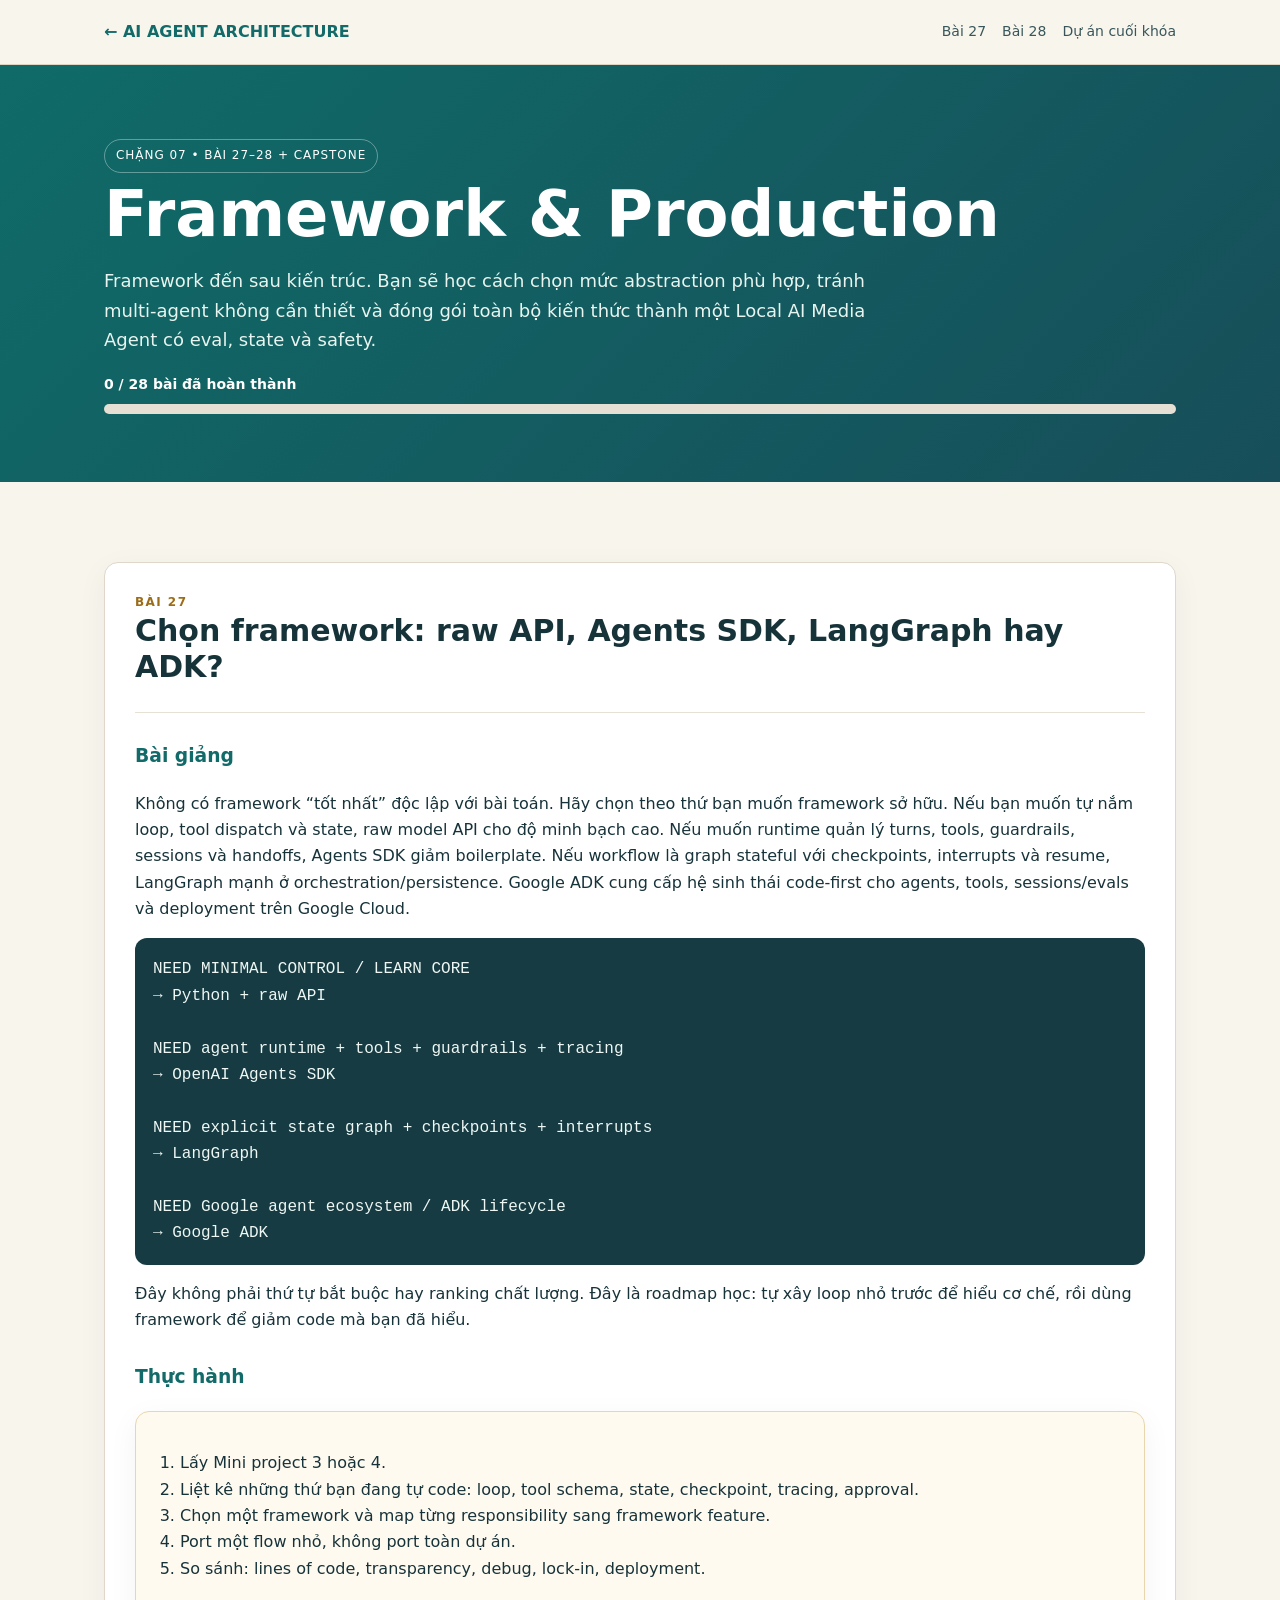
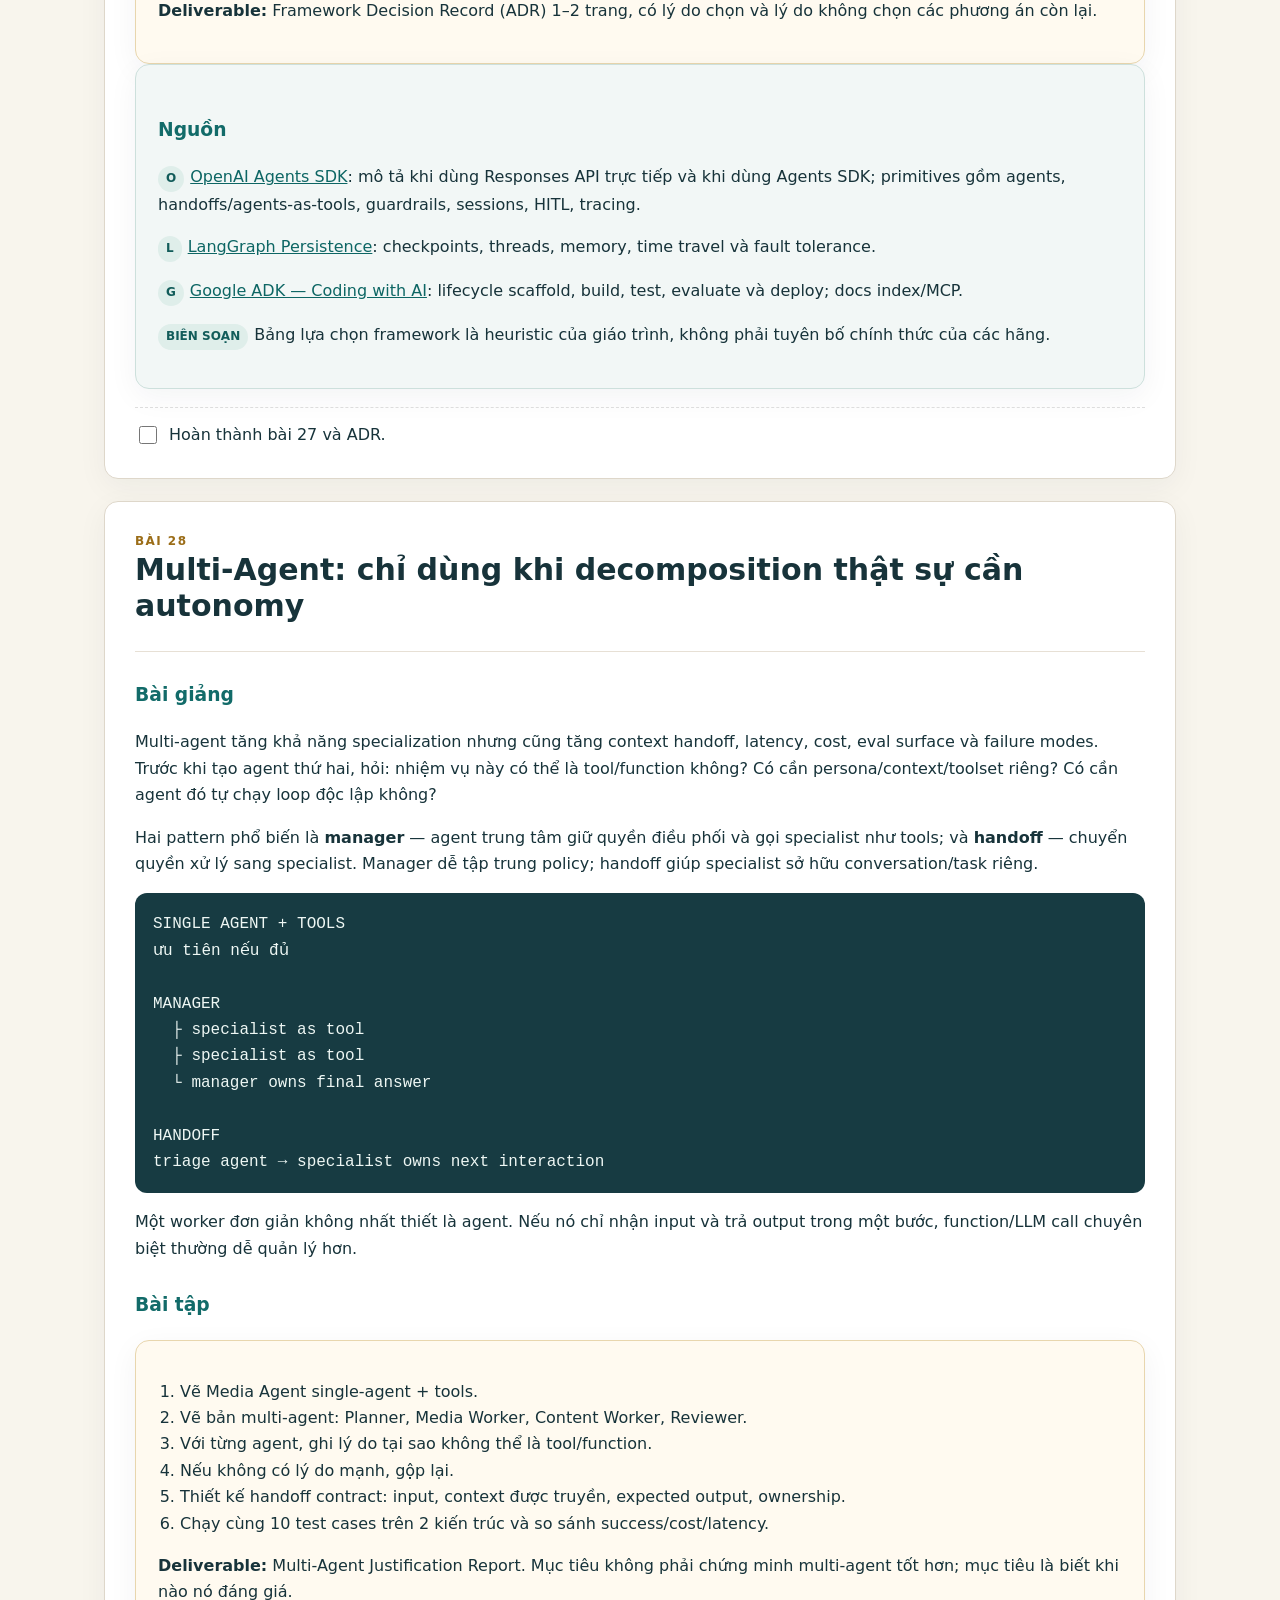
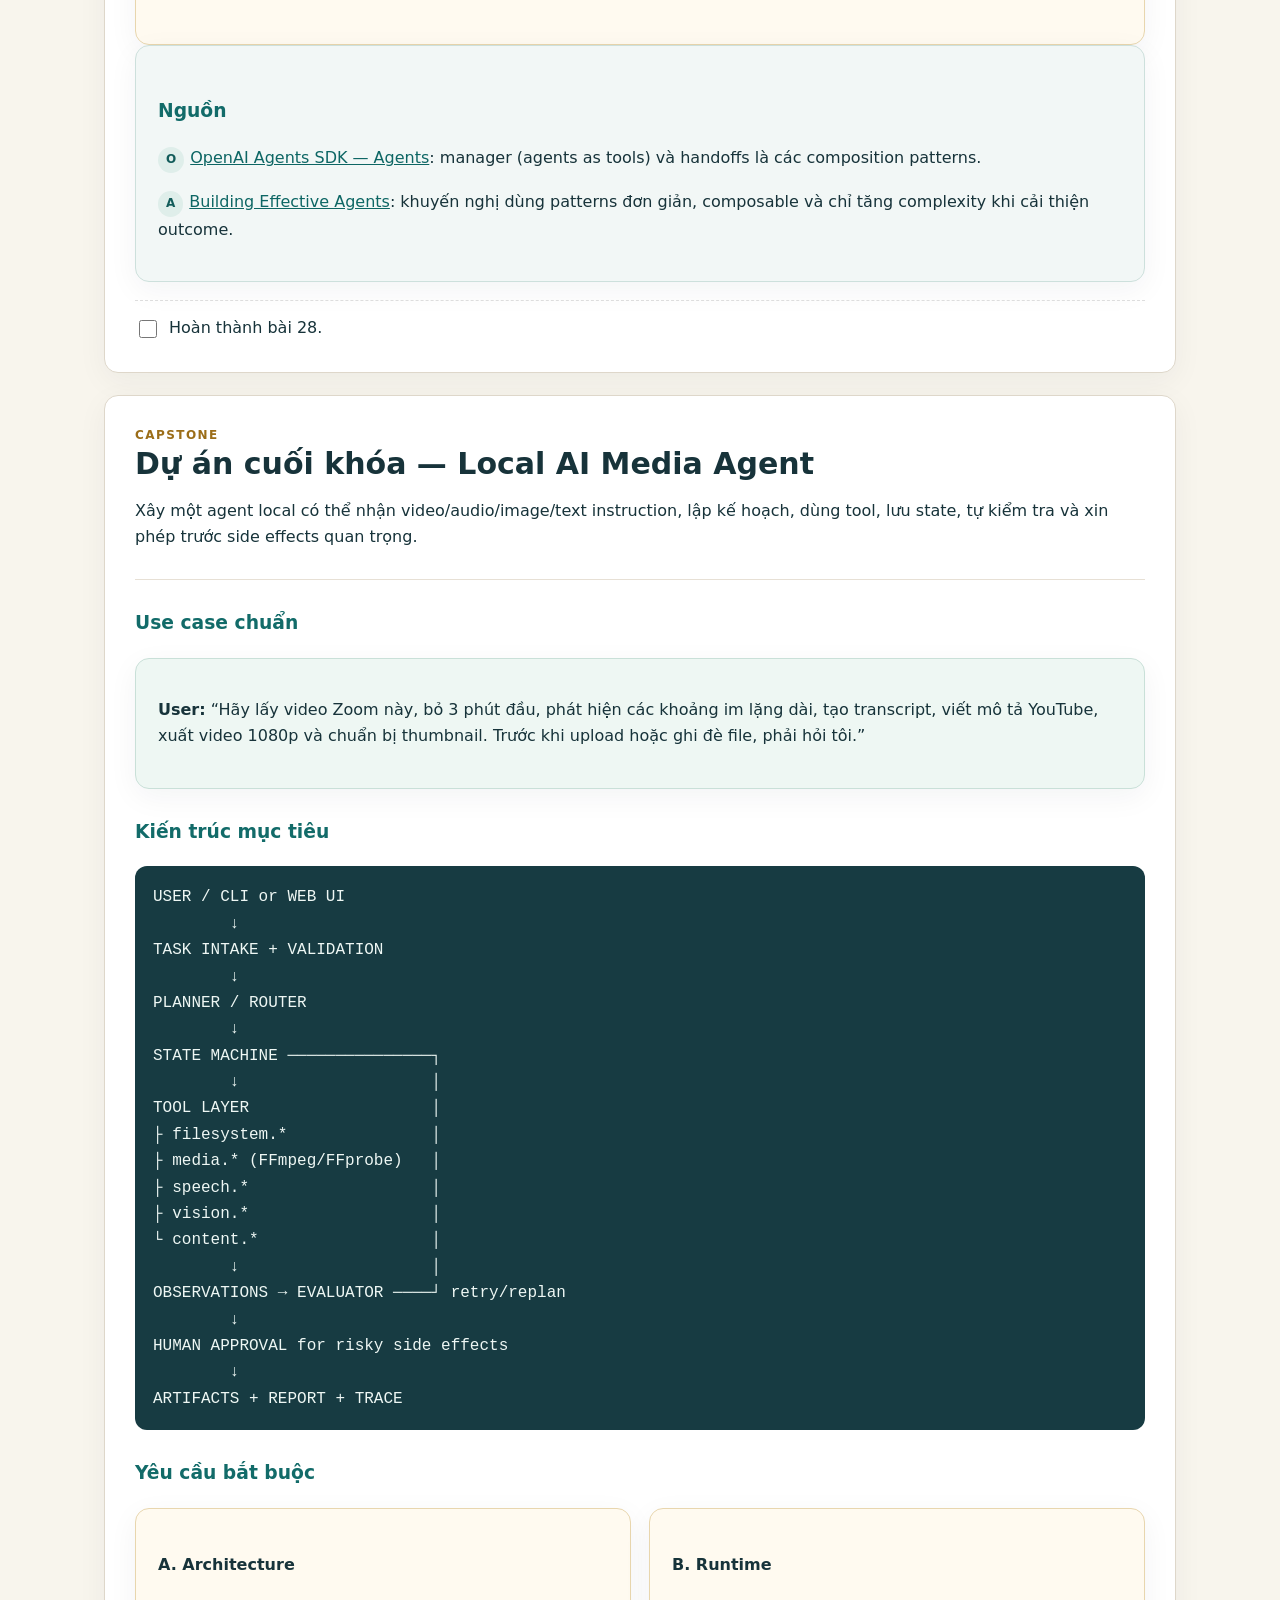
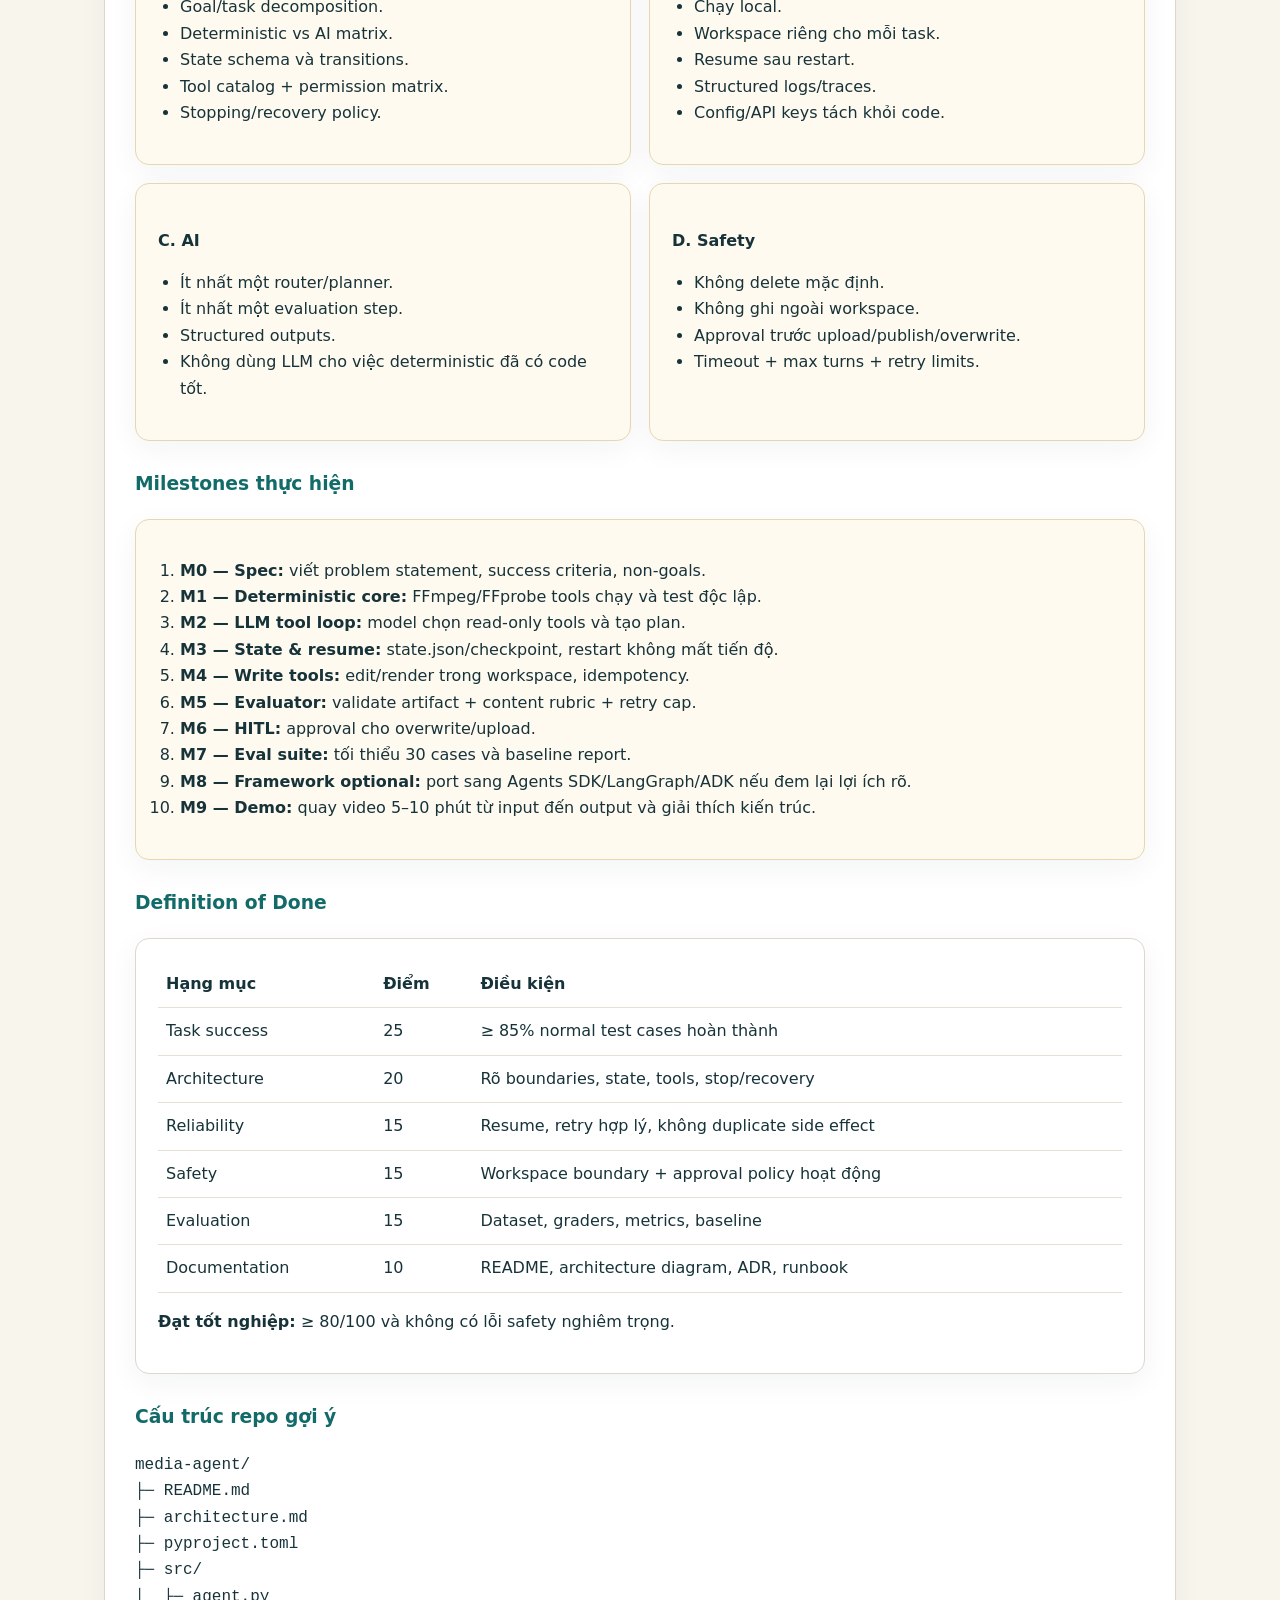
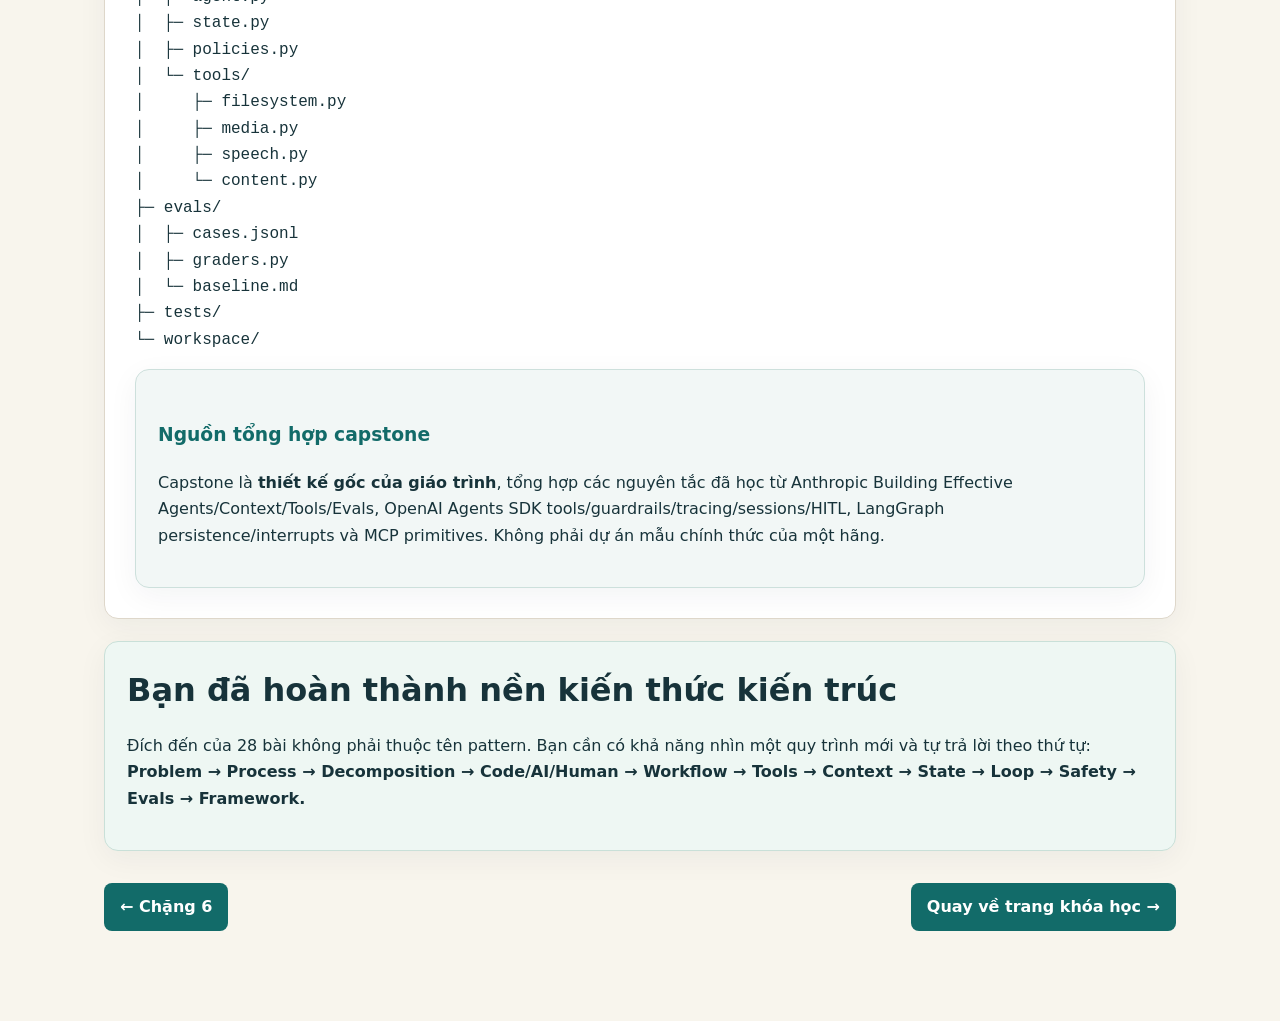
<file: stage-7.html>
<!DOCTYPE html><html lang="vi"><head><meta charset="UTF-8"><meta name="viewport" content="width=device-width,initial-scale=1"><title>Chặng 7 — Framework & Production</title><link rel="stylesheet" href="course.css"></head><body><div class="top"><div class="wrap"><a class="brand" href="course.html">← AI AGENT ARCHITECTURE</a><nav><a href="#bai27">Bài 27</a><a href="#bai28">Bài 28</a><a href="#final-project">Dự án cuối khóa</a></nav></div></div><header class="hero2"><div class="wrap"><span class="badge">CHẶNG 07 • BÀI 27–28 + CAPSTONE</span><h1>Framework & Production</h1><p>Framework đến sau kiến trúc. Bạn sẽ học cách chọn mức abstraction phù hợp, tránh multi-agent không cần thiết và đóng gói toàn bộ kiến thức thành một Local AI Media Agent có eval, state và safety.</p><div class="progress-label" data-progress-label></div><div class="progress"><span data-progress-bar></span></div></div></header><main class="section"><div class="wrap"><article class="lesson" id="bai27"><header><div class="stage-no">BÀI 27</div><h2>Chọn framework: raw API, Agents SDK, LangGraph hay ADK?</h2></header><h3>Bài giảng</h3><p>Không có framework “tốt nhất” độc lập với bài toán. Hãy chọn theo thứ bạn muốn framework sở hữu. Nếu bạn muốn tự nắm loop, tool dispatch và state, raw model API cho độ minh bạch cao. Nếu muốn runtime quản lý turns, tools, guardrails, sessions và handoffs, Agents SDK giảm boilerplate. Nếu workflow là graph stateful với checkpoints, interrupts và resume, LangGraph mạnh ở orchestration/persistence. Google ADK cung cấp hệ sinh thái code-first cho agents, tools, sessions/evals và deployment trên Google Cloud.</p><div class="diagram">NEED MINIMAL CONTROL / LEARN CORE
→ Python + raw API

NEED agent runtime + tools + guardrails + tracing
→ OpenAI Agents SDK

NEED explicit state graph + checkpoints + interrupts
→ LangGraph

NEED Google agent ecosystem / ADK lifecycle
→ Google ADK</div><p>Đây không phải thứ tự bắt buộc hay ranking chất lượng. Đây là roadmap học: tự xây loop nhỏ trước để hiểu cơ chế, rồi dùng framework để giảm code mà bạn đã hiểu.</p><h3>Thực hành</h3><div class="exercise"><ol><li>Lấy Mini project 3 hoặc 4.</li><li>Liệt kê những thứ bạn đang tự code: loop, tool schema, state, checkpoint, tracing, approval.</li><li>Chọn một framework và map từng responsibility sang framework feature.</li><li>Port một flow nhỏ, không port toàn dự án.</li><li>So sánh: lines of code, transparency, debug, lock-in, deployment.</li></ol><p><strong>Deliverable:</strong> Framework Decision Record (ADR) 1–2 trang, có lý do chọn và lý do không chọn các phương án còn lại.</p></div><div class="source-box"><h3>Nguồn</h3><p><span class="source-tag">O</span><a href="https://openai.github.io/openai-agents-python/">OpenAI Agents SDK</a>: mô tả khi dùng Responses API trực tiếp và khi dùng Agents SDK; primitives gồm agents, handoffs/agents-as-tools, guardrails, sessions, HITL, tracing.</p><p><span class="source-tag">L</span><a href="https://docs.langchain.com/oss/python/langgraph/persistence">LangGraph Persistence</a>: checkpoints, threads, memory, time travel và fault tolerance.</p><p><span class="source-tag">G</span><a href="https://google.github.io/adk-docs/tutorials/coding-with-ai/">Google ADK — Coding with AI</a>: lifecycle scaffold, build, test, evaluate và deploy; docs index/MCP.</p><p><span class="source-tag">BIÊN SOẠN</span>Bảng lựa chọn framework là heuristic của giáo trình, không phải tuyên bố chính thức của các hãng.</p></div><label class="lesson-check"><input type="checkbox" data-lesson="27"> Hoàn thành bài 27 và ADR.</label></article><article class="lesson" id="bai28"><header><div class="stage-no">BÀI 28</div><h2>Multi-Agent: chỉ dùng khi decomposition thật sự cần autonomy</h2></header><h3>Bài giảng</h3><p>Multi-agent tăng khả năng specialization nhưng cũng tăng context handoff, latency, cost, eval surface và failure modes. Trước khi tạo agent thứ hai, hỏi: nhiệm vụ này có thể là tool/function không? Có cần persona/context/toolset riêng? Có cần agent đó tự chạy loop độc lập không?</p><p>Hai pattern phổ biến là <strong>manager</strong> — agent trung tâm giữ quyền điều phối và gọi specialist như tools; và <strong>handoff</strong> — chuyển quyền xử lý sang specialist. Manager dễ tập trung policy; handoff giúp specialist sở hữu conversation/task riêng.</p><div class="diagram">SINGLE AGENT + TOOLS
ưu tiên nếu đủ

MANAGER
  ├ specialist as tool
  ├ specialist as tool
  └ manager owns final answer

HANDOFF
triage agent → specialist owns next interaction</div><p>Một worker đơn giản không nhất thiết là agent. Nếu nó chỉ nhận input và trả output trong một bước, function/LLM call chuyên biệt thường dễ quản lý hơn.</p><h3>Bài tập</h3><div class="exercise"><ol><li>Vẽ Media Agent single-agent + tools.</li><li>Vẽ bản multi-agent: Planner, Media Worker, Content Worker, Reviewer.</li><li>Với từng agent, ghi lý do tại sao không thể là tool/function.</li><li>Nếu không có lý do mạnh, gộp lại.</li><li>Thiết kế handoff contract: input, context được truyền, expected output, ownership.</li><li>Chạy cùng 10 test cases trên 2 kiến trúc và so sánh success/cost/latency.</li></ol><p><strong>Deliverable:</strong> Multi-Agent Justification Report. Mục tiêu không phải chứng minh multi-agent tốt hơn; mục tiêu là biết khi nào nó đáng giá.</p></div><div class="source-box"><h3>Nguồn</h3><p><span class="source-tag">O</span><a href="https://openai.github.io/openai-agents-python/agents/">OpenAI Agents SDK — Agents</a>: manager (agents as tools) và handoffs là các composition patterns.</p><p><span class="source-tag">A</span><a href="https://www.anthropic.com/engineering/building-effective-agents">Building Effective Agents</a>: khuyến nghị dùng patterns đơn giản, composable và chỉ tăng complexity khi cải thiện outcome.</p></div><label class="lesson-check"><input type="checkbox" data-lesson="28"> Hoàn thành bài 28.</label></article><article class="lesson" id="final-project"><header><div class="stage-no">CAPSTONE</div><h2>Dự án cuối khóa — Local AI Media Agent</h2><p>Xây một agent local có thể nhận video/audio/image/text instruction, lập kế hoạch, dùng tool, lưu state, tự kiểm tra và xin phép trước side effects quan trọng.</p></header><h3>Use case chuẩn</h3><div class="callout"><p><strong>User:</strong> “Hãy lấy video Zoom này, bỏ 3 phút đầu, phát hiện các khoảng im lặng dài, tạo transcript, viết mô tả YouTube, xuất video 1080p và chuẩn bị thumbnail. Trước khi upload hoặc ghi đè file, phải hỏi tôi.”</p></div><h3>Kiến trúc mục tiêu</h3><div class="diagram">USER / CLI or WEB UI
        ↓
TASK INTAKE + VALIDATION
        ↓
PLANNER / ROUTER
        ↓
STATE MACHINE ───────────────┐
        ↓                    │
TOOL LAYER                   │
├ filesystem.*               │
├ media.* (FFmpeg/FFprobe)   │
├ speech.*                   │
├ vision.*                   │
└ content.*                  │
        ↓                    │
OBSERVATIONS → EVALUATOR ────┘ retry/replan
        ↓
HUMAN APPROVAL for risky side effects
        ↓
ARTIFACTS + REPORT + TRACE</div><h3>Yêu cầu bắt buộc</h3><div class="grid"><div class="exercise"><h4>A. Architecture</h4><ul><li>Goal/task decomposition.</li><li>Deterministic vs AI matrix.</li><li>State schema và transitions.</li><li>Tool catalog + permission matrix.</li><li>Stopping/recovery policy.</li></ul></div><div class="exercise"><h4>B. Runtime</h4><ul><li>Chạy local.</li><li>Workspace riêng cho mỗi task.</li><li>Resume sau restart.</li><li>Structured logs/traces.</li><li>Config/API keys tách khỏi code.</li></ul></div><div class="exercise"><h4>C. AI</h4><ul><li>Ít nhất một router/planner.</li><li>Ít nhất một evaluation step.</li><li>Structured outputs.</li><li>Không dùng LLM cho việc deterministic đã có code tốt.</li></ul></div><div class="exercise"><h4>D. Safety</h4><ul><li>Không delete mặc định.</li><li>Không ghi ngoài workspace.</li><li>Approval trước upload/publish/overwrite.</li><li>Timeout + max turns + retry limits.</li></ul></div></div><h3>Milestones thực hiện</h3><div class="exercise"><ol><li><strong>M0 — Spec:</strong> viết problem statement, success criteria, non-goals.</li><li><strong>M1 — Deterministic core:</strong> FFmpeg/FFprobe tools chạy và test độc lập.</li><li><strong>M2 — LLM tool loop:</strong> model chọn read-only tools và tạo plan.</li><li><strong>M3 — State & resume:</strong> state.json/checkpoint, restart không mất tiến độ.</li><li><strong>M4 — Write tools:</strong> edit/render trong workspace, idempotency.</li><li><strong>M5 — Evaluator:</strong> validate artifact + content rubric + retry cap.</li><li><strong>M6 — HITL:</strong> approval cho overwrite/upload.</li><li><strong>M7 — Eval suite:</strong> tối thiểu 30 cases và baseline report.</li><li><strong>M8 — Framework optional:</strong> port sang Agents SDK/LangGraph/ADK nếu đem lại lợi ích rõ.</li><li><strong>M9 — Demo:</strong> quay video 5–10 phút từ input đến output và giải thích kiến trúc.</li></ol></div><h3>Definition of Done</h3><div class="rubric"><table><tr><th>Hạng mục</th><th>Điểm</th><th>Điều kiện</th></tr><tr><td>Task success</td><td>25</td><td>≥ 85% normal test cases hoàn thành</td></tr><tr><td>Architecture</td><td>20</td><td>Rõ boundaries, state, tools, stop/recovery</td></tr><tr><td>Reliability</td><td>15</td><td>Resume, retry hợp lý, không duplicate side effect</td></tr><tr><td>Safety</td><td>15</td><td>Workspace boundary + approval policy hoạt động</td></tr><tr><td>Evaluation</td><td>15</td><td>Dataset, graders, metrics, baseline</td></tr><tr><td>Documentation</td><td>10</td><td>README, architecture diagram, ADR, runbook</td></tr></table><p><strong>Đạt tốt nghiệp:</strong> ≥ 80/100 và không có lỗi safety nghiêm trọng.</p></div><h3>Cấu trúc repo gợi ý</h3><pre>media-agent/
├─ README.md
├─ architecture.md
├─ pyproject.toml
├─ src/
│  ├─ agent.py
│  ├─ state.py
│  ├─ policies.py
│  └─ tools/
│     ├─ filesystem.py
│     ├─ media.py
│     ├─ speech.py
│     └─ content.py
├─ evals/
│  ├─ cases.jsonl
│  ├─ graders.py
│  └─ baseline.md
├─ tests/
└─ workspace/</pre><div class="source-box"><h3>Nguồn tổng hợp capstone</h3><p>Capstone là <strong>thiết kế gốc của giáo trình</strong>, tổng hợp các nguyên tắc đã học từ Anthropic Building Effective Agents/Context/Tools/Evals, OpenAI Agents SDK tools/guardrails/tracing/sessions/HITL, LangGraph persistence/interrupts và MCP primitives. Không phải dự án mẫu chính thức của một hãng.</p></div></article><section class="callout"><h2>Bạn đã hoàn thành nền kiến thức kiến trúc</h2><p>Đích đến của 28 bài không phải thuộc tên pattern. Bạn cần có khả năng nhìn một quy trình mới và tự trả lời theo thứ tự: <strong>Problem → Process → Decomposition → Code/AI/Human → Workflow → Tools → Context → State → Loop → Safety → Evals → Framework.</strong></p></section><div class="course-nav"><a href="stage-6.html">← Chặng 6</a><a href="course.html">Quay về trang khóa học →</a></div></div></main><script src="course.js"></script></body></html>
</file>
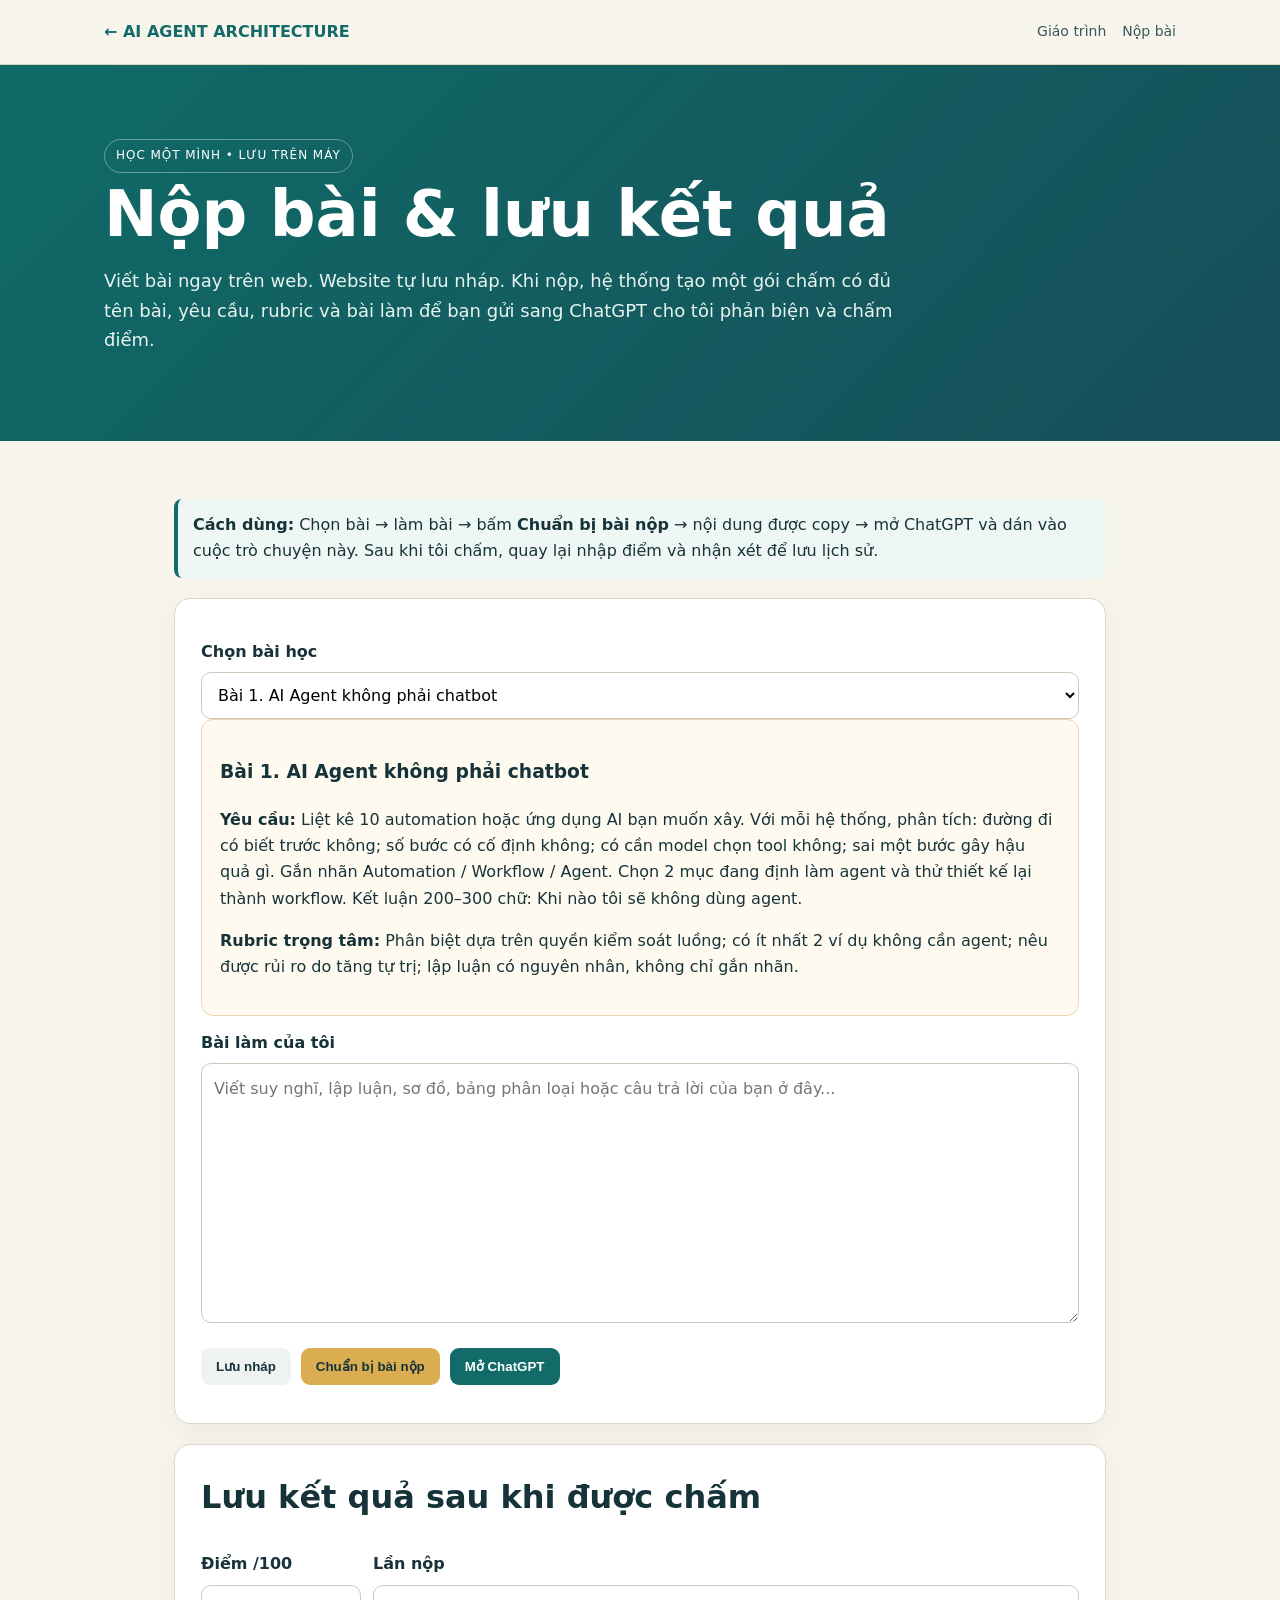
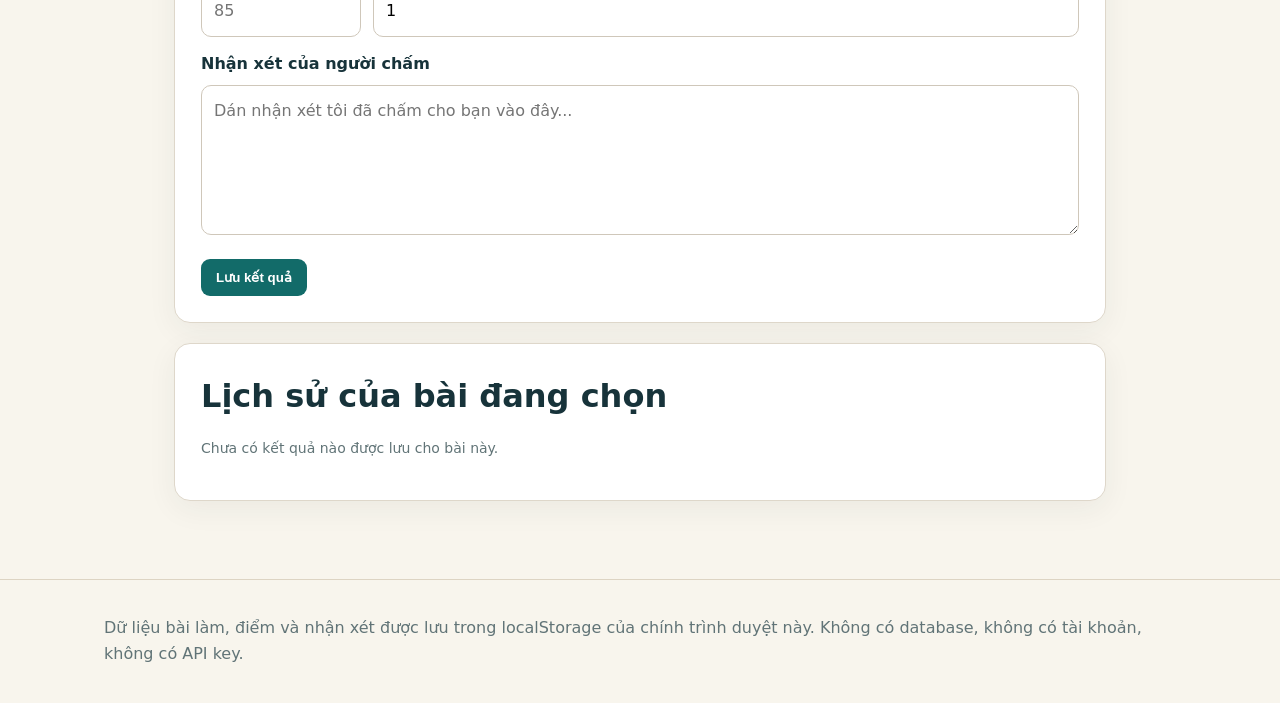
<file: submit.html>
<!DOCTYPE html><html lang="vi"><head><meta charset="UTF-8"><meta name="viewport" content="width=device-width,initial-scale=1"><title>Nộp bài — AI Agent Architecture</title><link rel="stylesheet" href="course.css"><style>.submit-shell{max-width:980px;margin:auto}.submit-card{background:#fff;border:1px solid #ded7ca;border-radius:16px;padding:26px;margin:20px 0;box-shadow:0 8px 30px rgba(27,49,51,.06)}.submit-card label{display:block;font-weight:800;margin:14px 0 7px}.submit-card select,.submit-card textarea,.submit-card input{width:100%;border:1px solid #cfc7ba;border-radius:10px;padding:12px;font:inherit;background:#fff}.submit-card textarea{min-height:260px;resize:vertical}.actions{display:flex;gap:10px;flex-wrap:wrap;margin-top:16px}.action{border:0;border-radius:9px;padding:11px 15px;font-weight:800;cursor:pointer}.action.primary{background:#126b69;color:#fff}.action.gold{background:#d9ad50;color:#17333a}.action.ghost{background:#eef3f1;color:#17333a}.status{margin-top:12px;font-size:14px;color:#617477}.assignment-box{background:#fffaf0;border:1px solid #e8d6ae;border-radius:12px;padding:18px}.score-grid{display:grid;grid-template-columns:160px 1fr;gap:12px}.history-item{border-top:1px solid #e6dfd4;padding:12px 0}.history-item:first-child{border-top:0}.score-big{font-size:40px;font-weight:900;color:#126b69}.tip{background:#eef7f3;border-left:4px solid #126b69;padding:13px 15px;border-radius:8px}.muted{color:#617477;font-size:14px}@media(max-width:700px){.score-grid{grid-template-columns:1fr}}</style></head><body><div class="top"><div class="wrap"><a class="brand" href="course.html">← AI AGENT ARCHITECTURE</a><nav><a href="course.html">Giáo trình</a><a href="submit.html">Nộp bài</a></nav></div></div><header class="hero2"><div class="wrap"><span class="badge">HỌC MỘT MÌNH • LƯU TRÊN MÁY</span><h1>Nộp bài & lưu kết quả</h1><p>Viết bài ngay trên web. Website tự lưu nháp. Khi nộp, hệ thống tạo một gói chấm có đủ tên bài, yêu cầu, rubric và bài làm để bạn gửi sang ChatGPT cho tôi phản biện và chấm điểm.</p></div></header><main class="section"><div class="wrap submit-shell"><div class="tip"><strong>Cách dùng:</strong> Chọn bài → làm bài → bấm <b>Chuẩn bị bài nộp</b> → nội dung được copy → mở ChatGPT và dán vào cuộc trò chuyện này. Sau khi tôi chấm, quay lại nhập điểm và nhận xét để lưu lịch sử.</div><section class="submit-card"><label for="lesson">Chọn bài học</label><select id="lesson"></select><div id="assignment" class="assignment-box"></div><label for="answer">Bài làm của tôi</label><textarea id="answer" placeholder="Viết suy nghĩ, lập luận, sơ đồ, bảng phân loại hoặc câu trả lời của bạn ở đây..."></textarea><div class="actions"><button class="action ghost" id="saveDraft">Lưu nháp</button><button class="action gold" id="prepare">Chuẩn bị bài nộp</button><button class="action primary" id="openChat">Mở ChatGPT</button></div><div id="status" class="status"></div></section><section class="submit-card"><h2>Lưu kết quả sau khi được chấm</h2><div class="score-grid"><div><label for="score">Điểm /100</label><input id="score" type="number" min="0" max="100" placeholder="85"></div><div><label for="attempt">Lần nộp</label><input id="attempt" type="number" min="1" value="1"></div></div><label for="feedback">Nhận xét của người chấm</label><textarea id="feedback" style="min-height:150px" placeholder="Dán nhận xét tôi đã chấm cho bạn vào đây..."></textarea><div class="actions"><button class="action primary" id="saveResult">Lưu kết quả</button></div></section><section class="submit-card"><h2>Lịch sử của bài đang chọn</h2><div id="history"></div></section></div></main><footer class="footer"><div class="wrap">Dữ liệu bài làm, điểm và nhận xét được lưu trong localStorage của chính trình duyệt này. Không có database, không có tài khoản, không có API key.</div></footer><script>
const lessons={
1:{title:'AI Agent không phải chatbot',task:'Liệt kê 10 automation hoặc ứng dụng AI bạn muốn xây. Với mỗi hệ thống, phân tích: đường đi có biết trước không; số bước có cố định không; có cần model chọn tool không; sai một bước gây hậu quả gì. Gắn nhãn Automation / Workflow / Agent. Chọn 2 mục đang định làm agent và thử thiết kế lại thành workflow. Kết luận 200–300 chữ: Khi nào tôi sẽ không dùng agent.',rubric:'Phân biệt dựa trên quyền kiểm soát luồng; có ít nhất 2 ví dụ không cần agent; nêu được rủi ro do tăng tự trị; lập luận có nguyên nhân, không chỉ gắn nhãn.'},
2:{title:'Goal → Task → Subtask → Action → Tool',task:'Chọn một quy trình thật. Vẽ cây 5 tầng: 1 Goal; 3–7 Task; mỗi task có 2–5 Subtask; mỗi subtask có action cụ thể; cuối cùng mới gắn tool. Đánh dấu mỗi action D (deterministic), AI hoặc H (human). Tối thiểu 20 action.',rubric:'Goal không lẫn với tool; task decomposition hợp lý; action đủ cụ thể để thực thi; tool được chọn sau action; dependency và ranh giới D/AI/H hợp lý.'},
3:{title:'Deterministic vs Probabilistic',task:'Lấy cây công việc bài 2. Với từng action, xác định có thể giải bằng rule/code chính xác không. Nếu dùng AI, nêu rõ lý do: semantic understanding, classification, planning, generation hay evaluation. Tính AI surface và thử giảm tỷ lệ AI mà vẫn đạt mục tiêu. So sánh V1 ít AI nhất với V2 agentic hơn.',rubric:'Đặt code vào việc deterministic; AI có lý do rõ; biết cân bằng ổn định/chi phí/khả năng thích nghi; nhận diện chỗ cần human approval.'},
4:{title:'Kiến trúc cơ bản và Agent Loop',task:'Thiết kế một agent tối thiểu cho một công việc thực tế. Ghi rõ: goal, context/state, tools, một vòng model→tool→result→model, điều kiện dừng, log cần quan sát. Chỉ dùng số tool tối thiểu.',rubric:'Loop rõ; state rõ; tool result quay lại model; có stopping conditions; không phơi bày chain-of-thought; kiến trúc tối giản.'},
5:{title:'Prompt Chaining',task:'Thiết kế một workflow 3–5 bước LLM nối tiếp cho một tác vụ thật. Với mỗi bước ghi input, output contract, tiêu chí pass/fail và lý do không gộp thành một prompt lớn.',rubric:'Mỗi bước có mục đích riêng; output bước trước dùng được cho bước sau; có validation; decomposition tạo lợi ích thực.'},
6:{title:'Routing',task:'Thiết kế router cho ít nhất 4 loại input/intent. Ghi rule hoặc tiêu chí phân loại, nhánh xử lý, fallback khi không chắc chắn và 10 test cases dễ nhầm.',rubric:'Intent phân biệt được; route dẫn tới xử lý khác nhau; có fallback/uncertainty; test cases có edge cases.'},
7:{title:'Parallelization',task:'Chọn một workflow và tìm ít nhất 3 tác vụ có thể chạy song song. Vẽ dependency graph, nêu bước join/aggregate và cách xử lý khi một nhánh lỗi.',rubric:'Chỉ parallelize việc độc lập; dependency đúng; có aggregation; có failure strategy.'},
8:{title:'Orchestrator–Worker',task:'Thiết kế orchestrator-worker cho một nhiệm vụ khó biết trước số bước. Nêu cách orchestrator phân rã việc, contract cho worker, giới hạn worker và cách tổng hợp.',rubric:'Orchestrator thực sự cần dynamic decomposition; worker có scope rõ; output contract rõ; tránh multi-agent chỉ để phức tạp hóa.'},
9:{title:'Evaluator–Optimizer',task:'Chọn một output AI và thiết kế vòng Generate→Evaluate→Improve. Viết rubric evaluator, threshold pass, giới hạn số vòng retry và điều kiện dừng.',rubric:'Evaluator đo được; feedback actionable; retry có giới hạn; tránh vòng lặp vô tận.'},
10:{title:'Function Calling',task:'Thiết kế 3 function/tool definitions cho agent thực tế. Với mỗi tool ghi name, description, input schema, output, lỗi có thể xảy ra và ví dụ tool call.',rubric:'Schema rõ; tool atomic; mô tả giúp model chọn đúng; lỗi được biểu diễn có cấu trúc.'},
11:{title:'Tool Design',task:'Lấy một tool quá rộng kiểu do_everything() và tách thành các tool nhỏ hơn. Giải thích ranh giới từng tool và khi nào không nên gọi.',rubric:'Tên/intput/output rõ; scope hẹp vừa đủ; giảm ambiguity; dễ test/debug.'},
12:{title:'Tool Router',task:'Với 6–10 tools, viết ma trận WHEN TO USE / WHEN NOT TO USE / required arguments / side effects. Tạo 10 tình huống và chọn tool đúng.',rubric:'Routing dựa trên capability; phân biệt tool gần nhau; nhận diện side effects; có no-tool option.'},
13:{title:'MCP',task:'Vẽ kiến trúc một MCP client kết nối ít nhất 2 servers. Phân biệt tools, resources, prompts. Nêu dữ liệu nào nên là resource và hành động nào nên là tool.',rubric:'Hiểu MCP là protocol, không phải agent; phân biệt primitives; trust boundary rõ.'},
14:{title:'Context Engineering',task:'Thiết kế context packet cho một agent. Chia thành instructions, user goal, state, relevant files, memory, tool results và examples. Loại bỏ những gì không cần.',rubric:'Context có chọn lọc; ưu tiên relevance; phân biệt context với memory; không nhét toàn bộ lịch sử.'},
15:{title:'Context Window',task:'Giả sử agent đã chạy 50 bước. Thiết kế chiến lược giữ, tóm tắt, bỏ và truy xuất lại context. Nêu token budget tương đối cho từng nhóm.',rubric:'Có compaction; giữ thông tin quyết định; tránh mất state; biết selective retrieval.'},
16:{title:'State',task:'Thiết kế state JSON cho một tác vụ dài. Phải thể hiện task, current step, completed steps, artifacts, errors, approvals và timestamps cần thiết.',rubric:'State đủ resume; không chứa dữ liệu thừa; phân biệt state với chat history; update rule rõ.'},
17:{title:'Memory',task:'Phân loại 20 mẩu thông tin vào working/session/long-term/semantic/procedural memory hoặc không lưu. Giải thích 5 trường hợp khó nhất.',rubric:'Không lưu mọi thứ; memory có purpose; retention hợp lý; phân biệt knowledge với state.'},
18:{title:'Filesystem as Memory',task:'Thiết kế cấu trúc thư mục local-agent gồm input/output/state/tasks/memory/logs. Viết nội dung mẫu cho state.json, task.md và preferences.md.',rubric:'Dễ đọc/debug; resume được; không trùng lặp vô ích; phân quyền ghi hợp lý.'},
19:{title:'ReAct Pattern',task:'Mô phỏng 5 bước của một agent: observation → public decision → tool call → tool result → next decision. Không viết chain-of-thought nội bộ; chỉ ghi quyết định có thể quan sát.',rubric:'Action gắn với observation; tool call hợp lý; result ảnh hưởng bước sau; không bịa kết quả tool.'},
20:{title:'Planning',task:'Thiết kế cùng một task theo Plan-first và Dynamic Planning. So sánh khi nào mỗi cách thắng về cost, reliability và adaptability.',rubric:'Hiểu trade-off; plan có thể cập nhật; không planning quá mức; chọn strategy có lý do.'},
21:{title:'Stopping Conditions',task:'Định nghĩa ít nhất 6 stopping conditions cho agent của bạn: success, max steps, max cost, timeout, repeated failure, human required... và nêu action khi dừng.',rubric:'Có hard limits; success đo được; phân biệt failure vs escalation; tránh loop vô hạn.'},
22:{title:'Error Recovery',task:'Lập bảng 10 lỗi: tool/API/file/output/timeout/assumption. Với mỗi lỗi chọn retry, alternative tool, rollback, ask human hoặc stop; nêu retry policy.',rubric:'Recovery phù hợp loại lỗi; retry có backoff/limit; không retry lỗi logic; preserve state.'},
23:{title:'Guardrails',task:'Vẽ 5 lớp guardrail cho một agent thực tế từ input đến output. Với mỗi lớp nêu threat/failure và mitigation.',rubric:'Guardrail nhiều lớp; không phụ thuộc một prompt; có validation và permission boundary.'},
24:{title:'Human in the Loop',task:'Lập bảng ít nhất 20 actions và phân GREEN/YELLOW/RED. Giải thích 5 action khó phân loại nhất và thiết kế approval flow cho RED.',rubric:'Dựa trên reversibility/impact; approval đúng thời điểm; log action; không xin phép quá mức.'},
25:{title:'Sandboxing',task:'Thiết kế sandbox cho agent có shell/python/filesystem. Nêu filesystem scope, network policy, command allow/deny, resource limits và cleanup.',rubric:'Least privilege; giới hạn blast radius; secrets tách biệt; có timeout/resource cap.'},
26:{title:'Evaluation',task:'Tạo eval set tối thiểu 20 test cases cho agent. Định nghĩa success rate, tool success, latency, cost, retry rate và ít nhất 2 qualitative graders.',rubric:'Test đại diện thực tế; có edge cases; metric đo đúng mục tiêu; phân biệt outcome và trajectory.'},
27:{title:'Framework',task:'Lấy kiến trúc agent đã thiết kế và map sang 3 cách: raw Python API, OpenAI Agents SDK, LangGraph hoặc ADK. So sánh abstraction, state, tracing, lock-in và độ phức tạp.',rubric:'Framework phục vụ architecture; không đảo ngược; so sánh có tiêu chí; biết khi raw API đủ.'},
28:{title:'Multi-Agent',task:'Chọn một bài toán và thiết kế cả phương án 1 agent + nhiều tools lẫn multi-agent. Chỉ chấp nhận multi-agent nếu chứng minh được lợi ích. Nêu communication, ownership, failure và eval.',rubric:'Không multi-agent hóa vô cớ; role boundary rõ; coordination cost được tính; có lý do định lượng/định tính.'}
};
const lessonEl=document.getElementById('lesson'),assignmentEl=document.getElementById('assignment'),answerEl=document.getElementById('answer'),statusEl=document.getElementById('status'),historyEl=document.getElementById('history');
Object.entries(lessons).forEach(([id,l])=>{const o=document.createElement('option');o.value=id;o.textContent=`Bài ${id}. ${l.title}`;lessonEl.appendChild(o)});
function key(s){return `hoc_ai_${s}_${lessonEl.value}`}
function render(){const l=lessons[lessonEl.value];assignmentEl.innerHTML=`<h3>Bài ${lessonEl.value}. ${l.title}</h3><p><strong>Yêu cầu:</strong> ${l.task}</p><p><strong>Rubric trọng tâm:</strong> ${l.rubric}</p>`;answerEl.value=localStorage.getItem(key('draft'))||'';const results=JSON.parse(localStorage.getItem(key('results'))||'[]');historyEl.innerHTML=results.length?results.slice().reverse().map(r=>`<div class="history-item"><div class="score-big">${r.score}/100</div><b>Lần ${r.attempt}</b> • <span class="muted">${new Date(r.time).toLocaleString('vi-VN')}</span><p>${escapeHtml(r.feedback).replace(/\n/g,'<br>')}</p></div>`).join(''):'<p class="muted">Chưa có kết quả nào được lưu cho bài này.</p>';document.getElementById('attempt').value=results.length+1}
function escapeHtml(s){return s.replace(/[&<>'"]/g,c=>({'&':'&amp;','<':'&lt;','>':'&gt;',"'":'&#39;','"':'&quot;'}[c]))}
function saveDraft(){localStorage.setItem(key('draft'),answerEl.value);statusEl.textContent='Đã lưu nháp trên trình duyệt.'}
lessonEl.addEventListener('change',render);document.getElementById('saveDraft').onclick=saveDraft;answerEl.addEventListener('input',()=>localStorage.setItem(key('draft'),answerEl.value));
document.getElementById('prepare').onclick=async()=>{const l=lessons[lessonEl.value],ans=answerEl.value.trim();if(!ans){statusEl.textContent='Bạn chưa viết bài làm.';return}const packet=`Tôi đang học khóa AI Agent Architecture tại https://hktruc.github.io/hoc_ai/. Hãy chấm bài dưới đây như một giảng viên phản biện về TƯ DUY THIẾT KẾ, không ưu ái vì sản phẩm có vẻ chạy được.\n\nBÀI ${lessonEl.value}: ${l.title}\n\nYÊU CẦU BÀI TẬP:\n${l.task}\n\nRUBRIC TRỌNG TÂM:\n${l.rubric}\n\nBÀI LÀM CỦA TÔI:\n${ans}\n\nHãy trả về theo cấu trúc:\n1. Điểm tổng /100.\n2. Điểm theo từng tiêu chí và lý do.\n3. Điều tôi đã hiểu đúng.\n4. Lỗi tư duy / giả định / overengineering / underengineering.\n5. 3 câu hỏi phản biện buộc tôi suy nghĩ sâu hơn.\n6. Gợi ý sửa bài, KHÔNG viết hộ toàn bộ đáp án.\n7. Kết luận: Chưa đạt / Đạt / Thành thạo.\nNếu bài tập có chi tiết kỹ thuật, ưu tiên đánh giá kiến trúc và lập luận trước code.`;try{await navigator.clipboard.writeText(packet);saveDraft();statusEl.textContent='Đã copy gói bài nộp. Bấm “Mở ChatGPT” rồi dán vào cuộc trò chuyện.'}catch(e){statusEl.textContent='Không copy tự động được. Hãy thử lại hoặc copy thủ công bài làm.'}};
document.getElementById('openChat').onclick=()=>window.open('https://chatgpt.com/','_blank');
document.getElementById('saveResult').onclick=()=>{const score=Number(document.getElementById('score').value),attempt=Number(document.getElementById('attempt').value),feedback=document.getElementById('feedback').value.trim();if(!Number.isFinite(score)||score<0||score>100||!feedback){alert('Hãy nhập điểm 0–100 và nhận xét.');return}const arr=JSON.parse(localStorage.getItem(key('results'))||'[]');arr.push({score,attempt,feedback,time:new Date().toISOString()});localStorage.setItem(key('results'),JSON.stringify(arr));document.getElementById('feedback').value='';document.getElementById('score').value='';render()};
render();
</script></body></html>
</file>
<file: styles.css>
:root{--bg:#f7f4ed;--paper:#fffdf8;--ink:#152523;--muted:#60706c;--teal:#0f766e;--teal2:#164e63;--gold:#b88935;--line:#d9d5ca;--soft:#eef5f2;--dark:#102726}*{box-sizing:border-box}html{scroll-behavior:smooth}body{margin:0;font-family:Inter,ui-sans-serif,system-ui,-apple-system,BlinkMacSystemFont,"Segoe UI",sans-serif;background:var(--bg);color:var(--ink);line-height:1.65}.container{width:min(1160px,calc(100% - 40px));margin:auto}.narrow{width:min(860px,100%)}.hero{background:radial-gradient(circle at 85% 15%,rgba(184,137,53,.18),transparent 24%),linear-gradient(135deg,#102726,#173f3d 65%,#1b4e4a);color:white;padding:96px 0 72px}.hero-inner{max-width:1080px}.eyebrow,.section-kicker{font-size:.78rem;letter-spacing:.16em;font-weight:800;color:#d9b96d;text-transform:uppercase}.hero h1{font-size:clamp(3rem,7vw,6.4rem);line-height:.95;letter-spacing:-.055em;margin:18px 0 28px}.hero h1 span{color:#d9b96d}.lead{font-size:clamp(1.05rem,1.8vw,1.35rem);max-width:850px;color:#e5efeb}.hero-actions{display:flex;gap:12px;flex-wrap:wrap;margin:32px 0}.btn{display:inline-block;padding:13px 20px;border-radius:999px;text-decoration:none;font-weight:800}.primary{background:#d9b96d;color:#142522}.ghost{border:1px solid rgba(255,255,255,.35);color:#fff}.stats{display:grid;grid-template-columns:repeat(4,1fr);gap:10px;margin-top:55px}.stats div{padding:18px;border-top:1px solid rgba(255,255,255,.18)}.stats strong{display:block;font-size:2rem;color:#d9b96d}.stats span{color:#c9d8d4}.section{padding:82px 0}.two-col{display:grid;grid-template-columns:1fr 1fr;gap:48px;align-items:start}h2{font-size:clamp(2rem,4vw,3.5rem);line-height:1.05;letter-spacing:-.04em;margin:14px 0 28px}h3{font-size:2rem;margin:0 0 5px}h4{font-size:1.12rem;margin:0 0 10px}.card,.lesson,.source-grid a{background:var(--paper);border:1px solid var(--line);border-radius:18px}.card{padding:28px}.soft{background:var(--soft)}.principle{background:#efe8da}.flow{display:flex;flex-wrap:wrap;gap:10px;align-items:center}.flow span{background:var(--paper);border:1px solid var(--line);padding:10px 13px;border-radius:10px;font-weight:700}.flow b{color:var(--gold)}.warning{margin-top:28px;padding:20px;border-left:4px solid var(--gold);background:#fffaf0}.stage{padding:54px 0;border-top:1px solid var(--line)}.stage-head{display:flex;gap:22px;align-items:flex-start;margin-bottom:28px}.stage-no{font-size:2.7rem;line-height:1;font-weight:900;color:var(--gold)}.stage-head p{margin:0;color:var(--muted)}.lesson-grid{display:grid;grid-template-columns:repeat(2,1fr);gap:16px}.lesson{padding:24px}.lesson p{margin:0;color:var(--muted)}.code-line{margin-top:15px;background:#142522;color:#d4e6e0;border-radius:10px;padding:12px;font-family:ui-monospace,SFMono-Regular,Menlo,monospace;font-size:.9rem}.project-strip{margin-top:16px;padding:18px 20px;background:#e8f2ef;border-left:4px solid var(--teal);border-radius:8px}.schedule{background:var(--dark);color:#fff}.schedule h2{color:white}.week-grid{display:grid;grid-template-columns:repeat(5,1fr);gap:10px}.week-grid div{background:rgba(255,255,255,.06);border:1px solid rgba(255,255,255,.12);padding:18px;border-radius:14px}.week-grid b,.week-grid span{display:block}.week-grid b{color:#d9b96d}.week-grid span{color:#d8e3e0;margin-top:5px}.ratio{display:flex;gap:12px;flex-wrap:wrap;margin-top:25px}.ratio span{background:#fff;color:var(--ink);padding:11px 15px;border-radius:999px}.source-grid{display:grid;grid-template-columns:repeat(3,1fr);gap:14px}.source-grid a{display:flex;flex-direction:column;padding:24px;text-decoration:none;color:inherit;transition:.2s}.source-grid a:hover{transform:translateY(-3px);border-color:var(--teal)}.source-grid b{color:var(--teal);font-size:1.15rem}.source-grid span{color:var(--muted);margin-top:6px}.final-project{background:#173b39;color:white}.final-project h2{color:#d9b96d}.lead.dark{color:#dce9e5}.architecture{margin:40px auto 24px;max-width:700px;text-align:center}.node{display:inline-block;min-width:230px;padding:13px 22px;border:1px solid rgba(255,255,255,.28);border-radius:12px;background:rgba(255,255,255,.06);font-weight:800}.node.highlight{background:#d9b96d;color:#132725;border-color:#d9b96d}.arrow{font-size:1.7rem;color:#d9b96d;margin:3px}.tool-row,.branch{display:flex;justify-content:center;gap:9px;flex-wrap:wrap;margin:14px 0}.tool-row span,.branch span{padding:10px 13px;border-radius:10px;background:#0f2e2d;border:1px solid rgba(255,255,255,.2)}.example{max-width:800px;margin:30px auto 0;padding:20px;background:rgba(255,255,255,.08);border-radius:14px}.end-note blockquote{font-size:clamp(1.4rem,3vw,2.2rem);line-height:1.35;margin:0;font-weight:700;letter-spacing:-.025em}.end-note blockquote:before{content:"“";color:var(--gold);font-size:4rem;line-height:0;vertical-align:-.35em;margin-right:8px}footer{padding:30px 0;background:#0d1e1d;color:#9fb3ae;text-align:center}@media(max-width:850px){.stats{grid-template-columns:repeat(2,1fr)}.two-col,.lesson-grid{grid-template-columns:1fr}.week-grid{grid-template-columns:repeat(2,1fr)}.source-grid{grid-template-columns:1fr 1fr}}@media(max-width:560px){.container{width:min(100% - 24px,1160px)}.hero{padding-top:70px}.hero h1{font-size:3.25rem}.section{padding:62px 0}.source-grid,.week-grid{grid-template-columns:1fr}.stage-head{gap:14px}.stage-no{font-size:2.1rem}.stats div{padding:12px 4px}.node{min-width:190px}}
</file>
<file: course.css>
*{box-sizing:border-box}html{scroll-behavior:smooth}body{margin:0;font-family:Inter,system-ui,-apple-system,"Segoe UI",Arial,sans-serif;color:#17333a;background:#f8f5ed;line-height:1.65}.wrap{max-width:1120px;margin:auto;padding:0 24px}.top{position:sticky;top:0;z-index:20;background:rgba(248,245,237,.96);border-bottom:1px solid #ddd4c3;backdrop-filter:blur(10px)}.top .wrap{display:flex;align-items:center;justify-content:space-between;min-height:64px;gap:20px}.brand{font-weight:800;color:#126b69;text-decoration:none}.top nav{display:flex;gap:16px;flex-wrap:wrap}.top nav a{color:#39575b;text-decoration:none;font-size:14px}.hero2{background:linear-gradient(135deg,#0f6b68,#174e59);color:white;padding:74px 0 68px}.hero2 h1{font-size:clamp(34px,5vw,64px);line-height:1.05;margin:8px 0 18px}.hero2 p{max-width:790px;font-size:18px;color:#e8f4ef}.badge{display:inline-block;border:1px solid rgba(255,255,255,.35);border-radius:999px;padding:6px 11px;font-size:12px;letter-spacing:.08em}.btn{display:inline-block;margin:10px 8px 0 0;padding:11px 16px;border-radius:9px;text-decoration:none;font-weight:700}.btn.primary{background:#d9ad50;color:#163a3d}.btn.light{border:1px solid #d6e7e3;color:white}.section{padding:58px 0}.section h2{font-size:32px;margin:0 0 14px}.grid{display:grid;grid-template-columns:repeat(2,minmax(0,1fr));gap:18px}.stage-card,.lesson,.source-box,.exercise,.callout,.rubric{background:#fff;border:1px solid #ded7ca;border-radius:14px;padding:22px;box-shadow:0 8px 30px rgba(27,49,51,.05)}.stage-card h3,.lesson h2,.lesson h3{margin-top:0}.stage-card a{color:#126b69;font-weight:800;text-decoration:none}.stage-no{font-size:12px;font-weight:800;color:#9b6d18;letter-spacing:.12em}.lesson{margin:22px 0;padding:30px}.lesson header{border-bottom:1px solid #e7e0d5;margin-bottom:20px;padding-bottom:13px}.lesson h2{font-size:30px;line-height:1.2}.lesson h3{margin-top:28px;color:#126b69}.lesson h4{margin-bottom:6px}.lesson ul,.lesson ol{padding-left:22px}.lesson code,pre{font-family:"Cascadia Code",Consolas,monospace}.diagram{background:#173b42;color:#eef7f4;border-radius:12px;padding:18px;white-space:pre-wrap;overflow:auto;font-family:"Cascadia Code",Consolas,monospace}.callout{background:#eef7f3;border-color:#c9e0d8}.exercise{background:#fffaf0;border-color:#e8d6ae}.source-box{background:#f2f7f6;border-color:#cde0dc}.source-box a{color:#0d6664}.source-tag{display:inline-block;background:#dfeeea;color:#125c5a;padding:3px 8px;border-radius:999px;font-size:12px;font-weight:800;margin-right:6px}.rubric table{width:100%;border-collapse:collapse}.rubric th,.rubric td{text-align:left;border-bottom:1px solid #e6dfd4;padding:10px 8px;vertical-align:top}.lesson-check{display:flex;align-items:center;gap:9px;margin-top:18px;padding-top:14px;border-top:1px dashed #ddd}.lesson-check input{width:18px;height:18px}.course-nav{display:flex;justify-content:space-between;gap:12px;margin:32px 0}.course-nav a{background:#126b69;color:#fff;text-decoration:none;padding:11px 16px;border-radius:8px;font-weight:700}.toc{background:#fff;border:1px solid #ddd6ca;border-radius:14px;padding:20px}.toc a{color:#126b69;text-decoration:none}.small{font-size:14px;color:#617477}.footer{padding:35px 0;border-top:1px solid #ddd4c3;color:#617477}.progress{height:10px;background:#e5dfd4;border-radius:99px;overflow:hidden;margin-top:8px}.progress>span{display:block;height:100%;background:#d9ad50;width:0}.progress-label{font-weight:700;font-size:14px}@media(max-width:760px){.grid{grid-template-columns:1fr}.top .wrap{align-items:flex-start;flex-direction:column;padding-top:12px;padding-bottom:12px}.lesson{padding:20px}.hero2{padding:54px 0}.course-nav{flex-direction:column}.course-nav a{text-align:center}}
</file>
